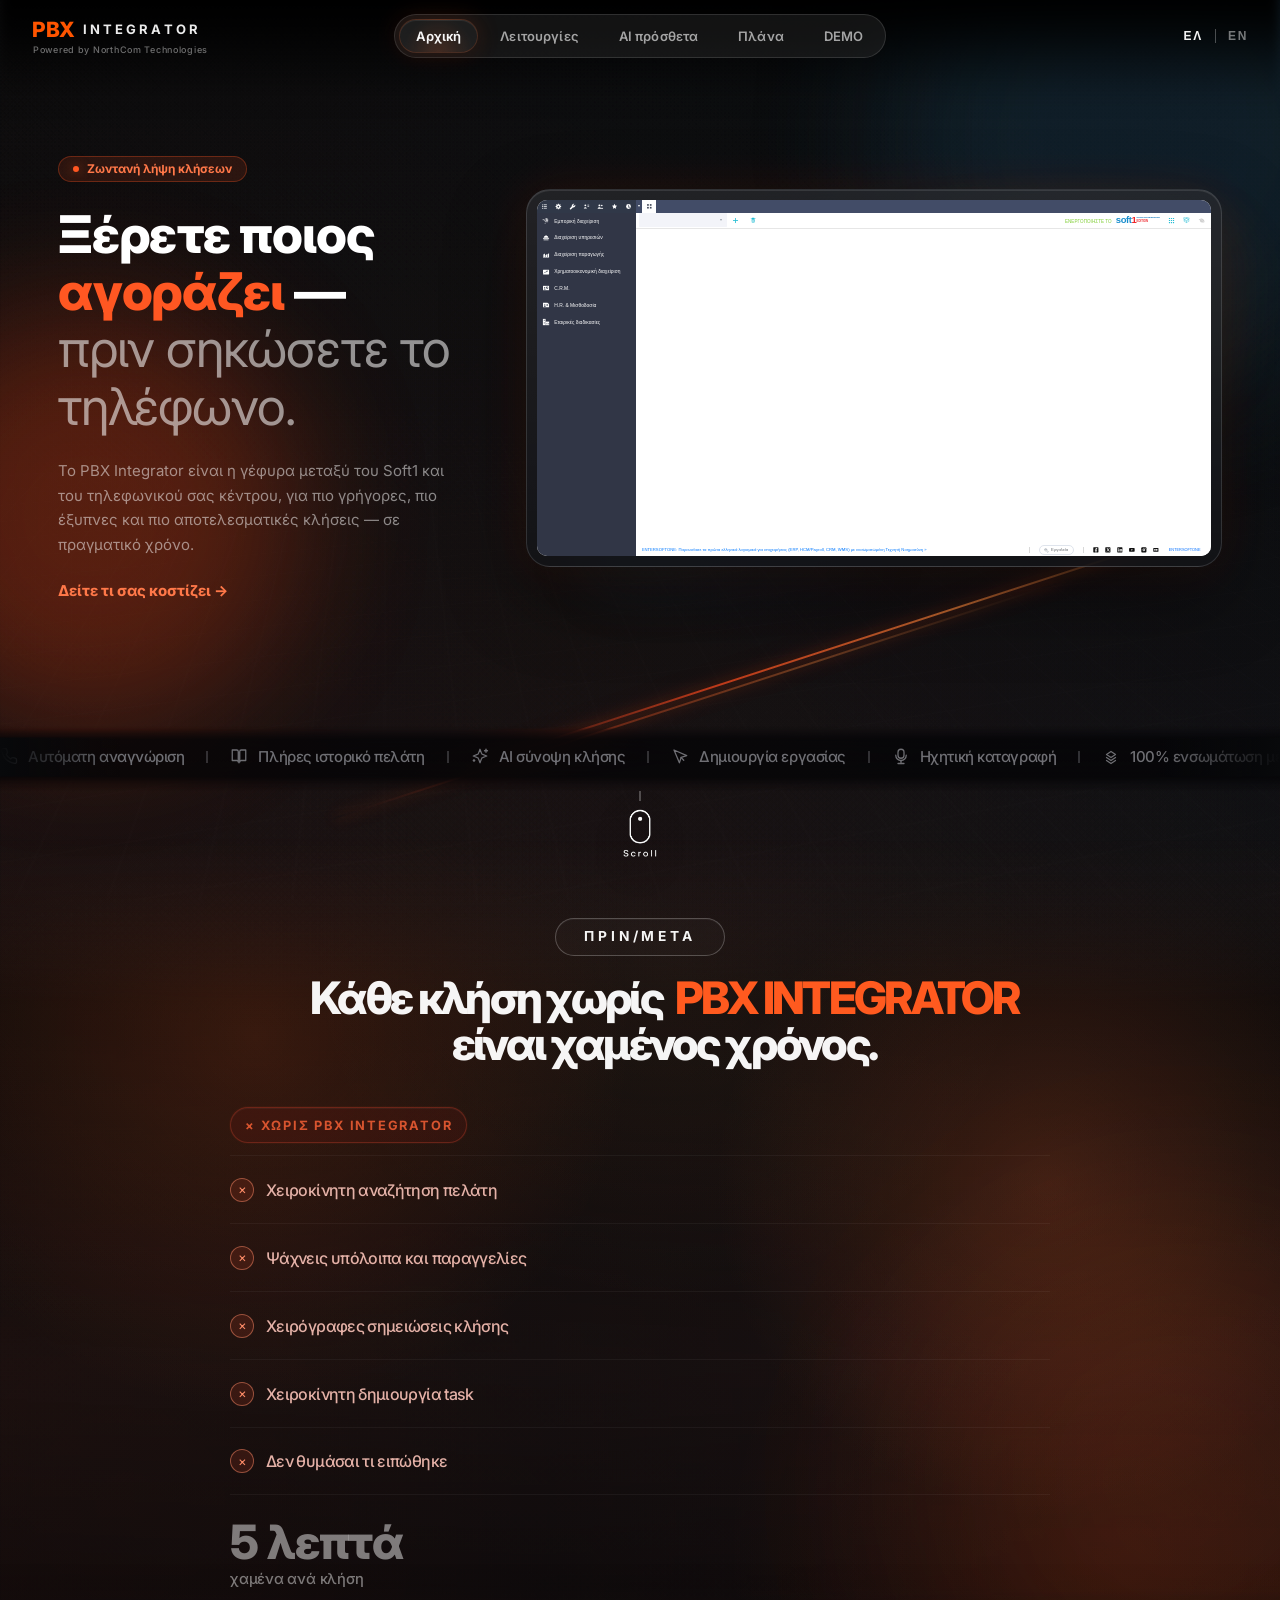
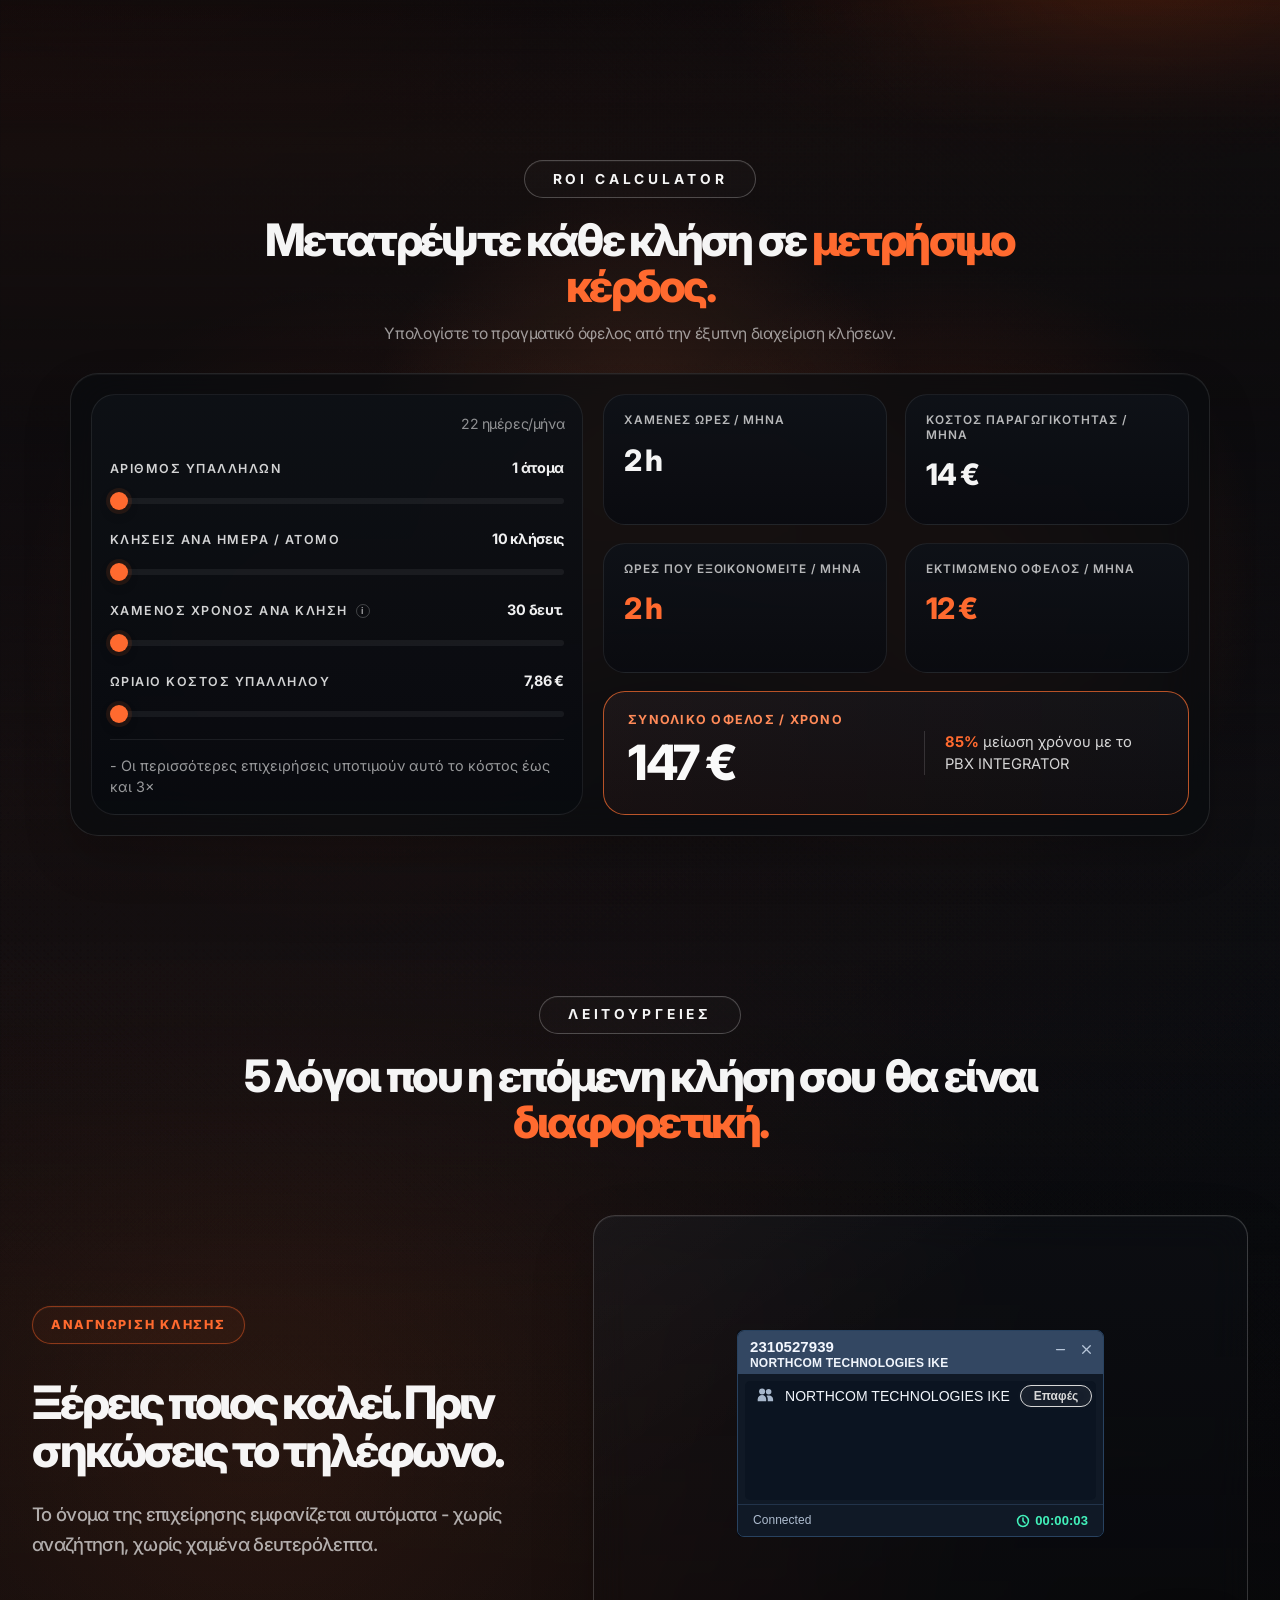
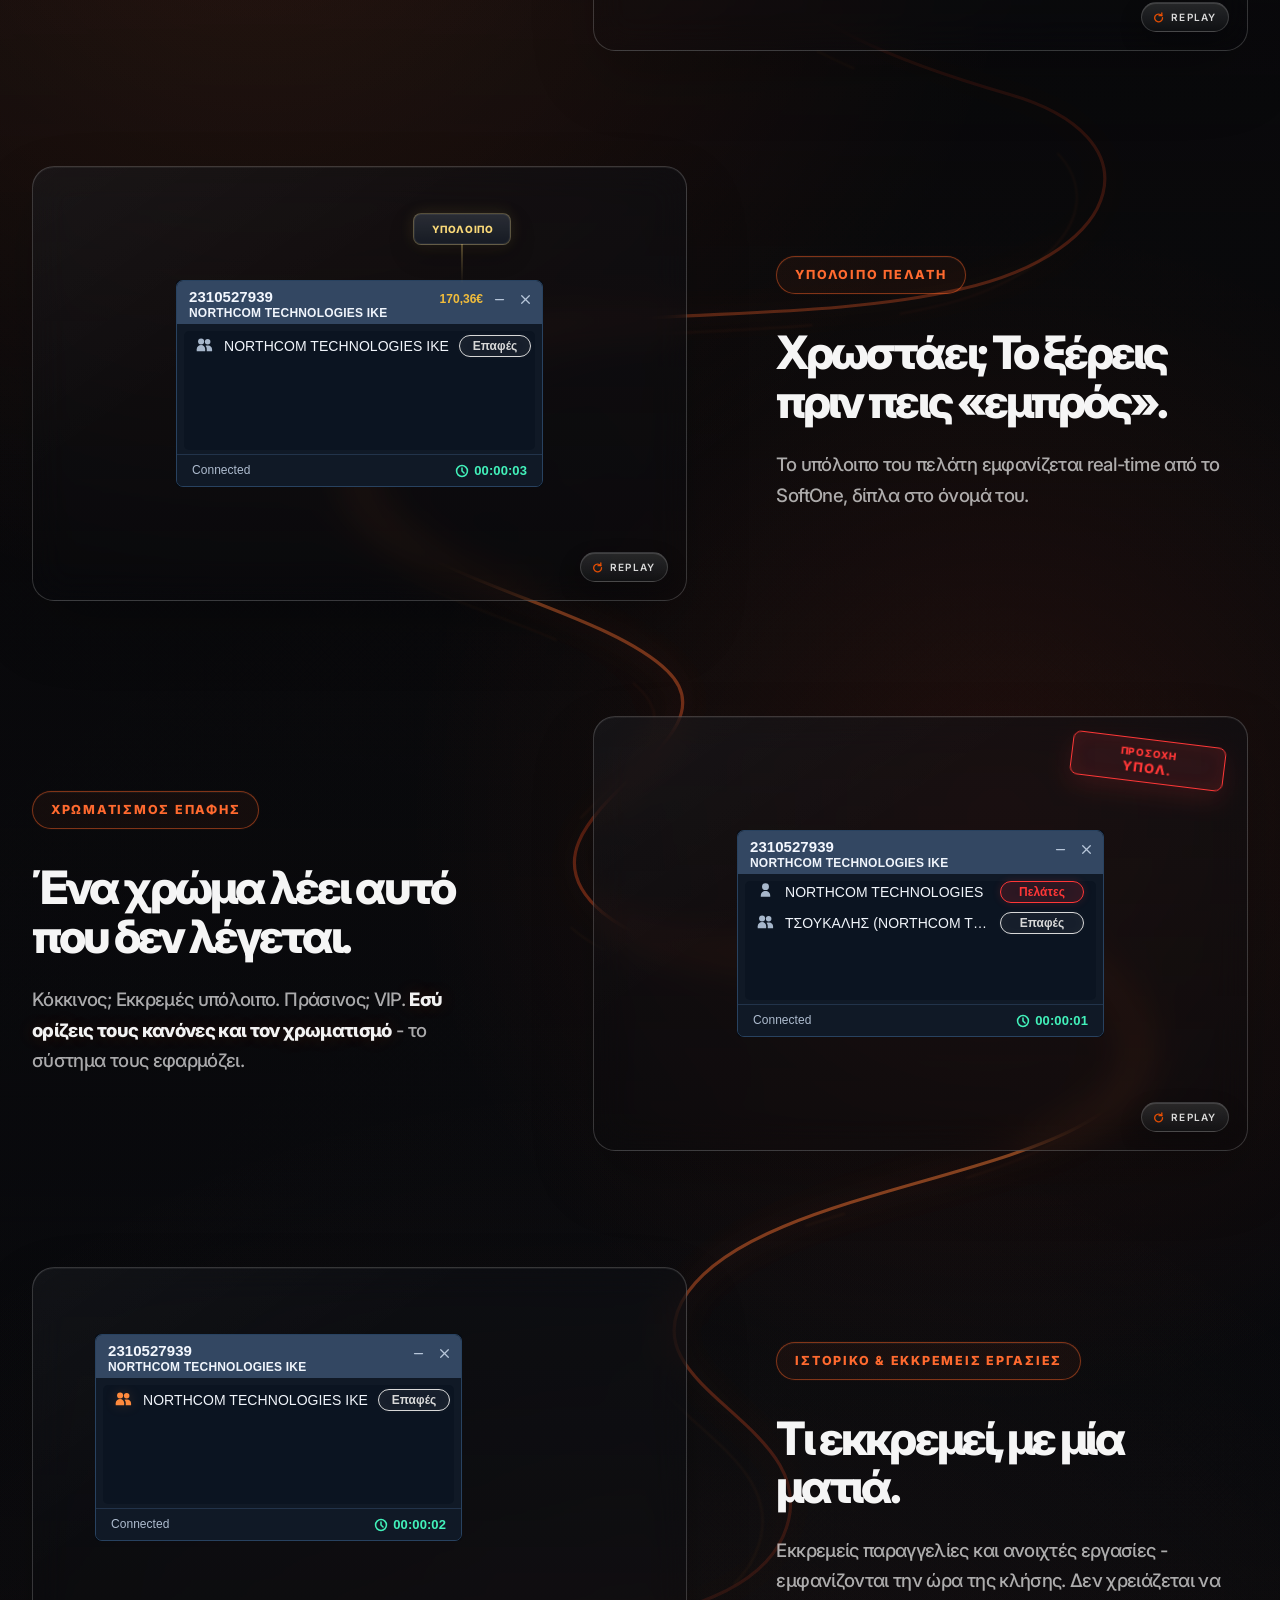
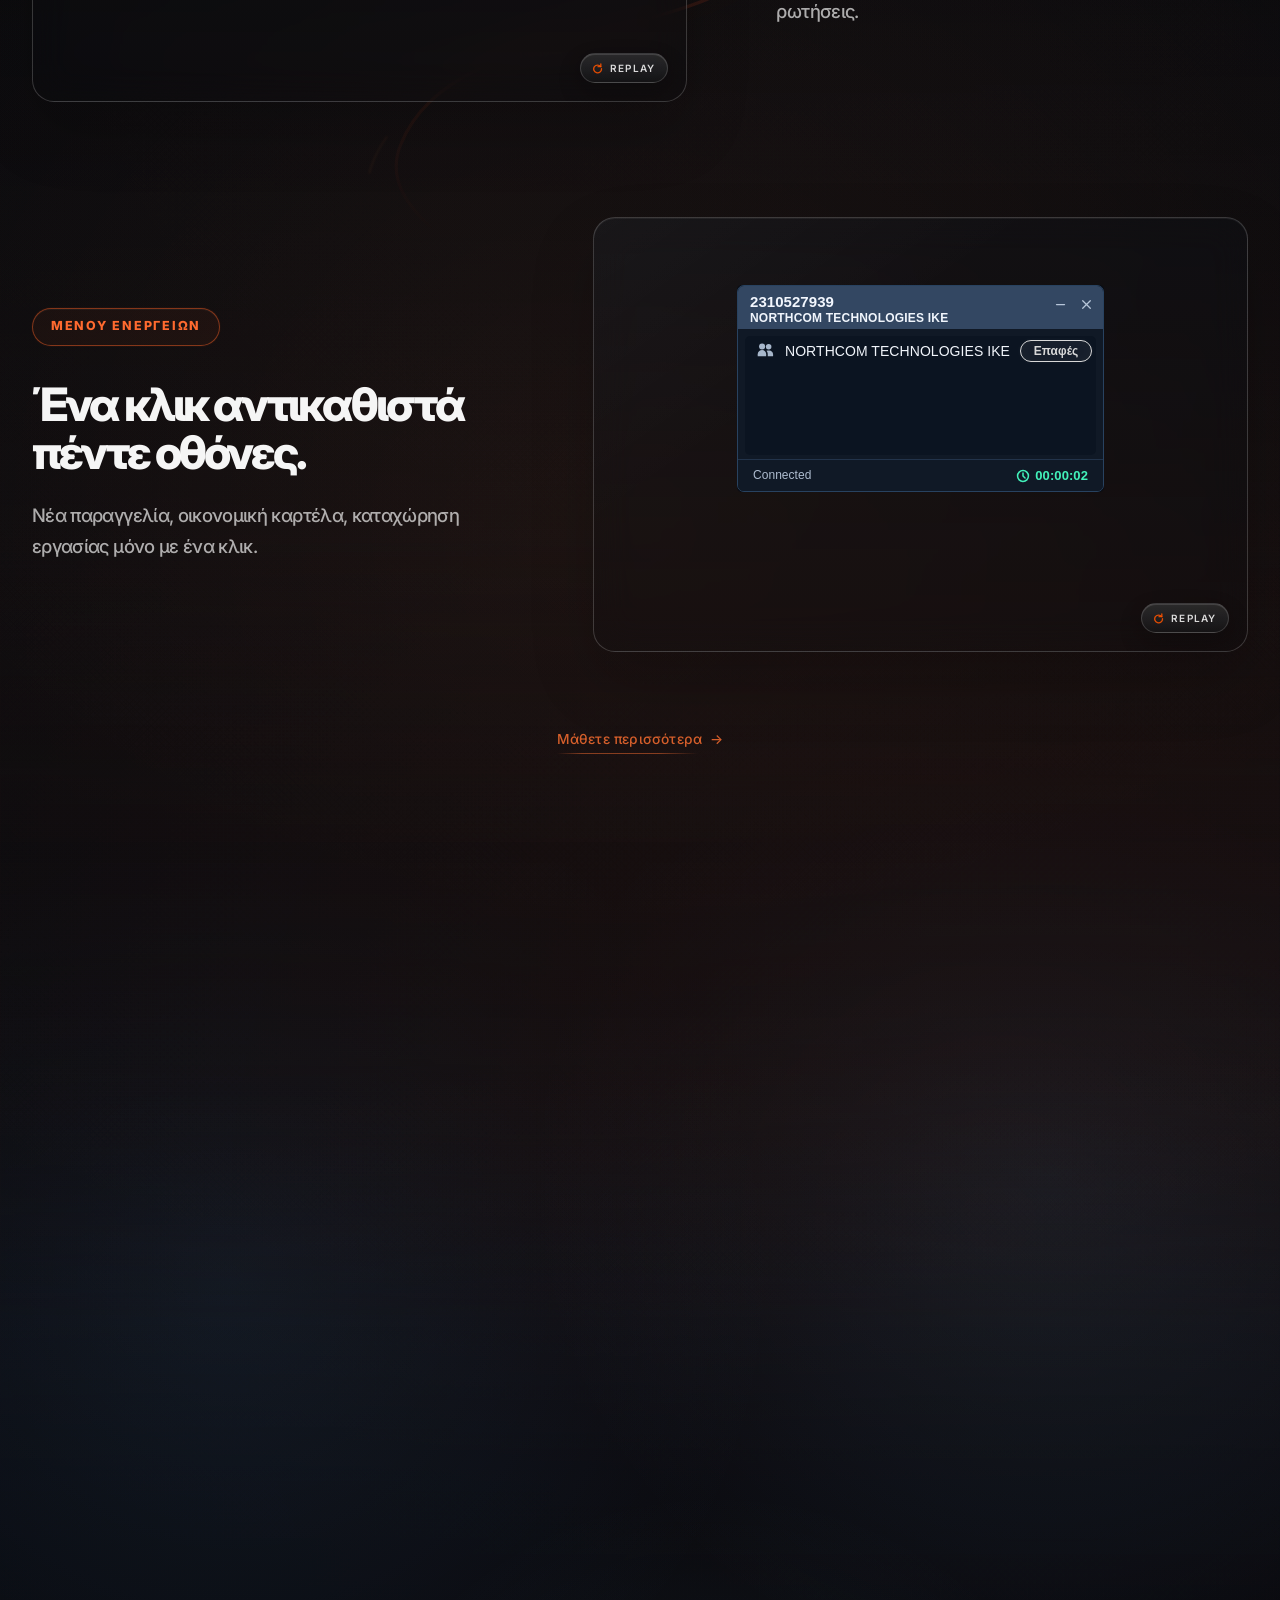
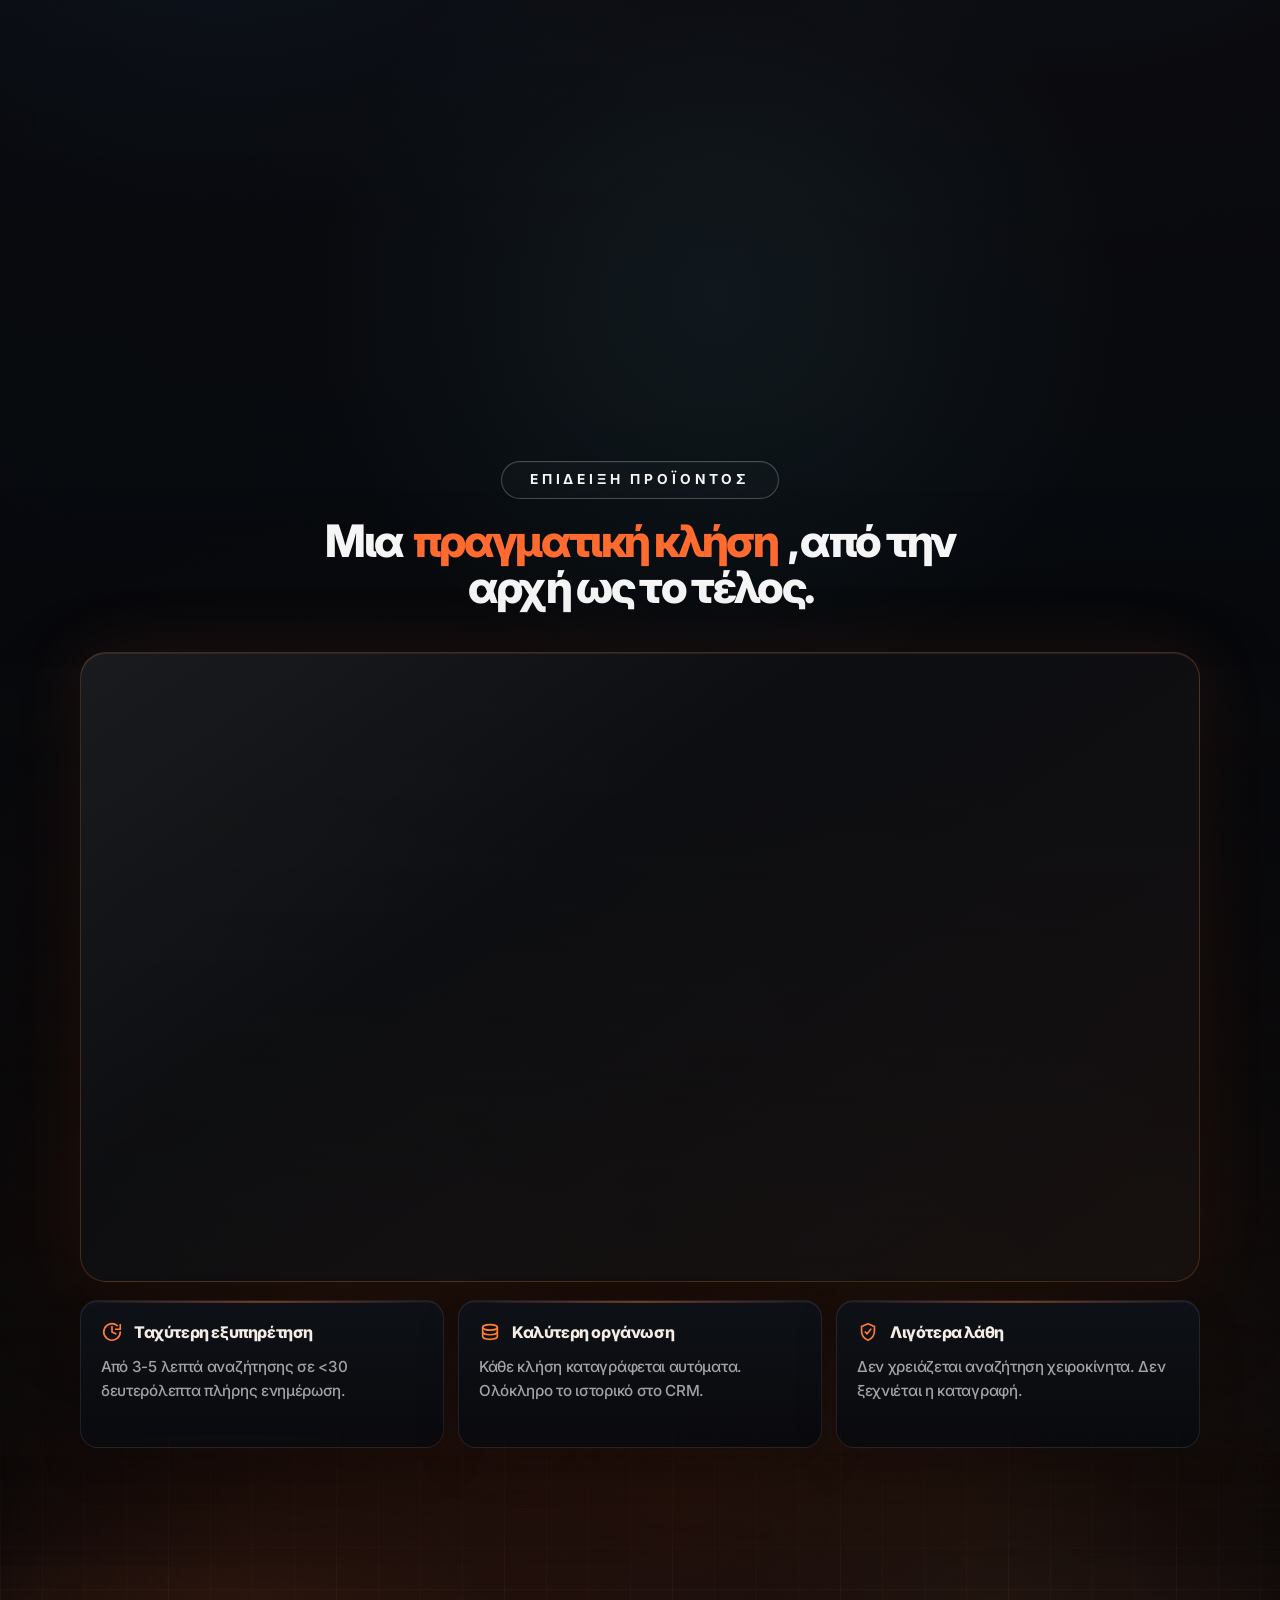
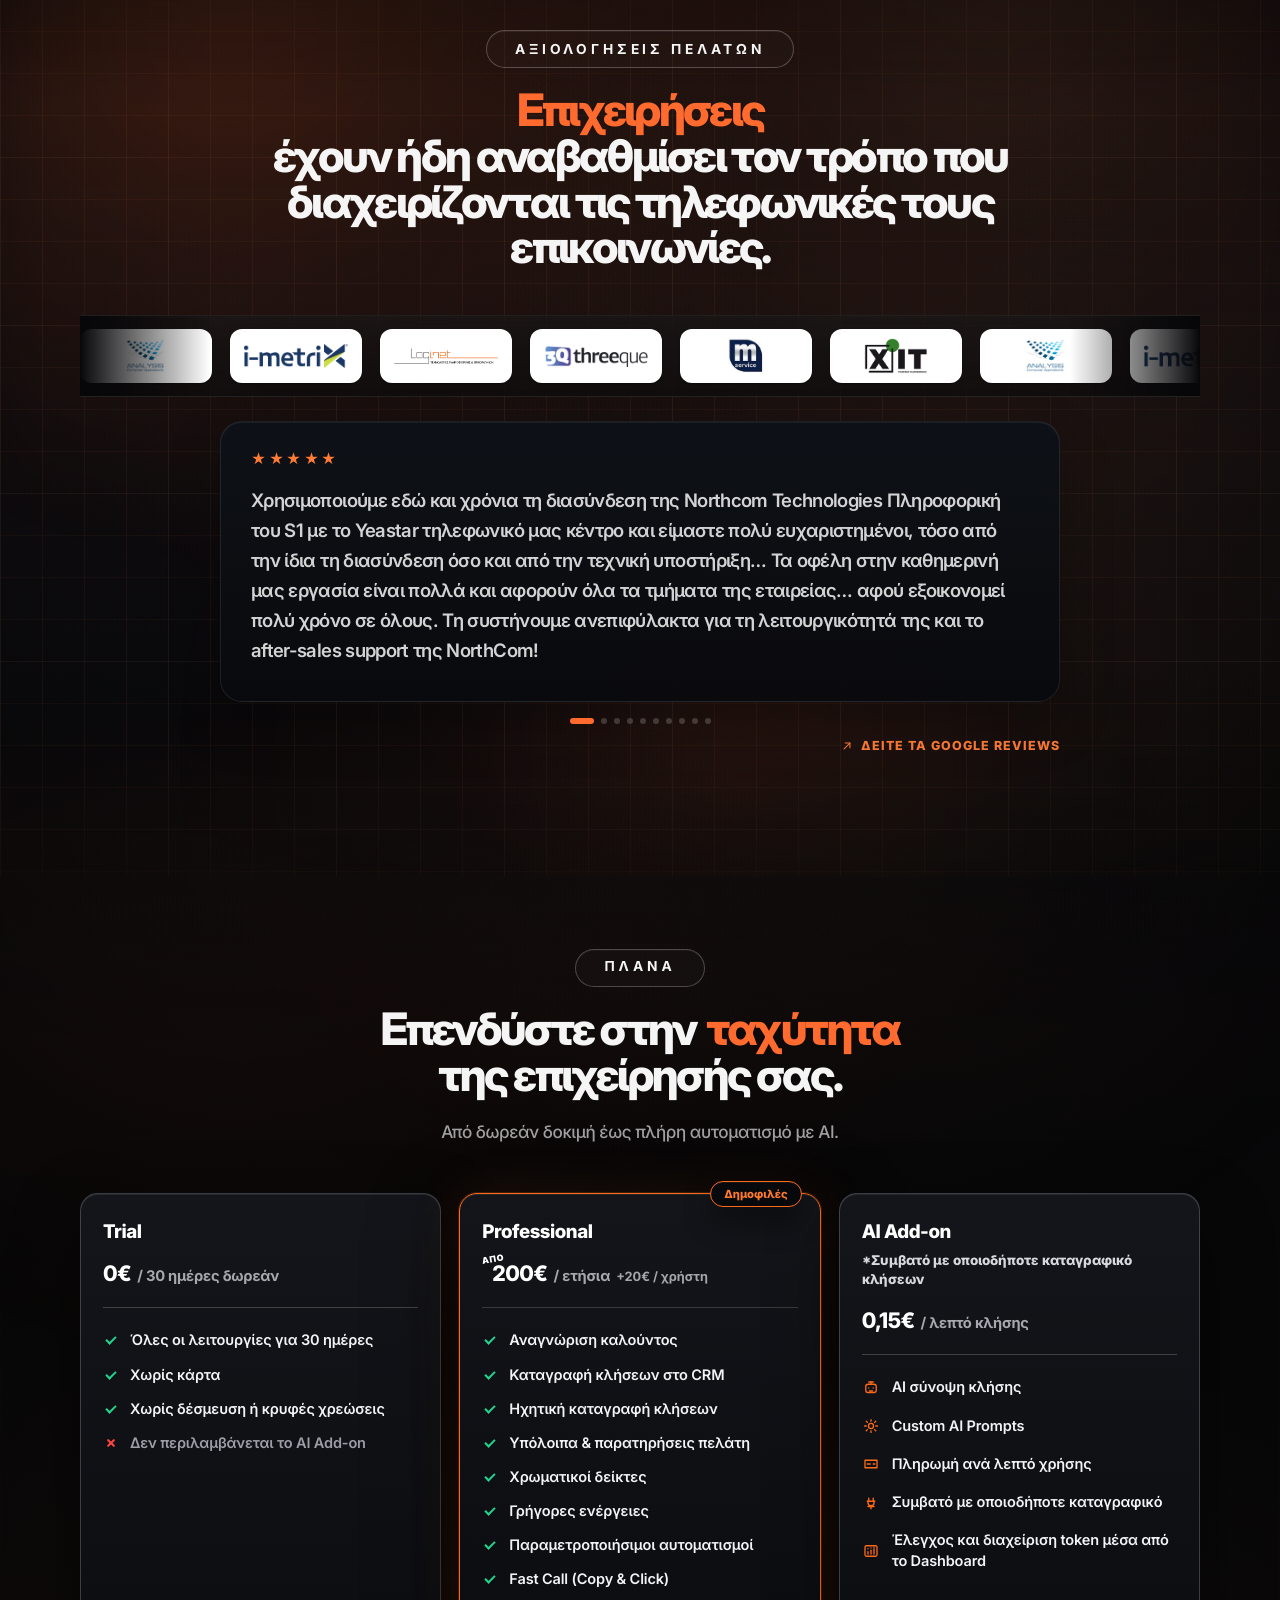
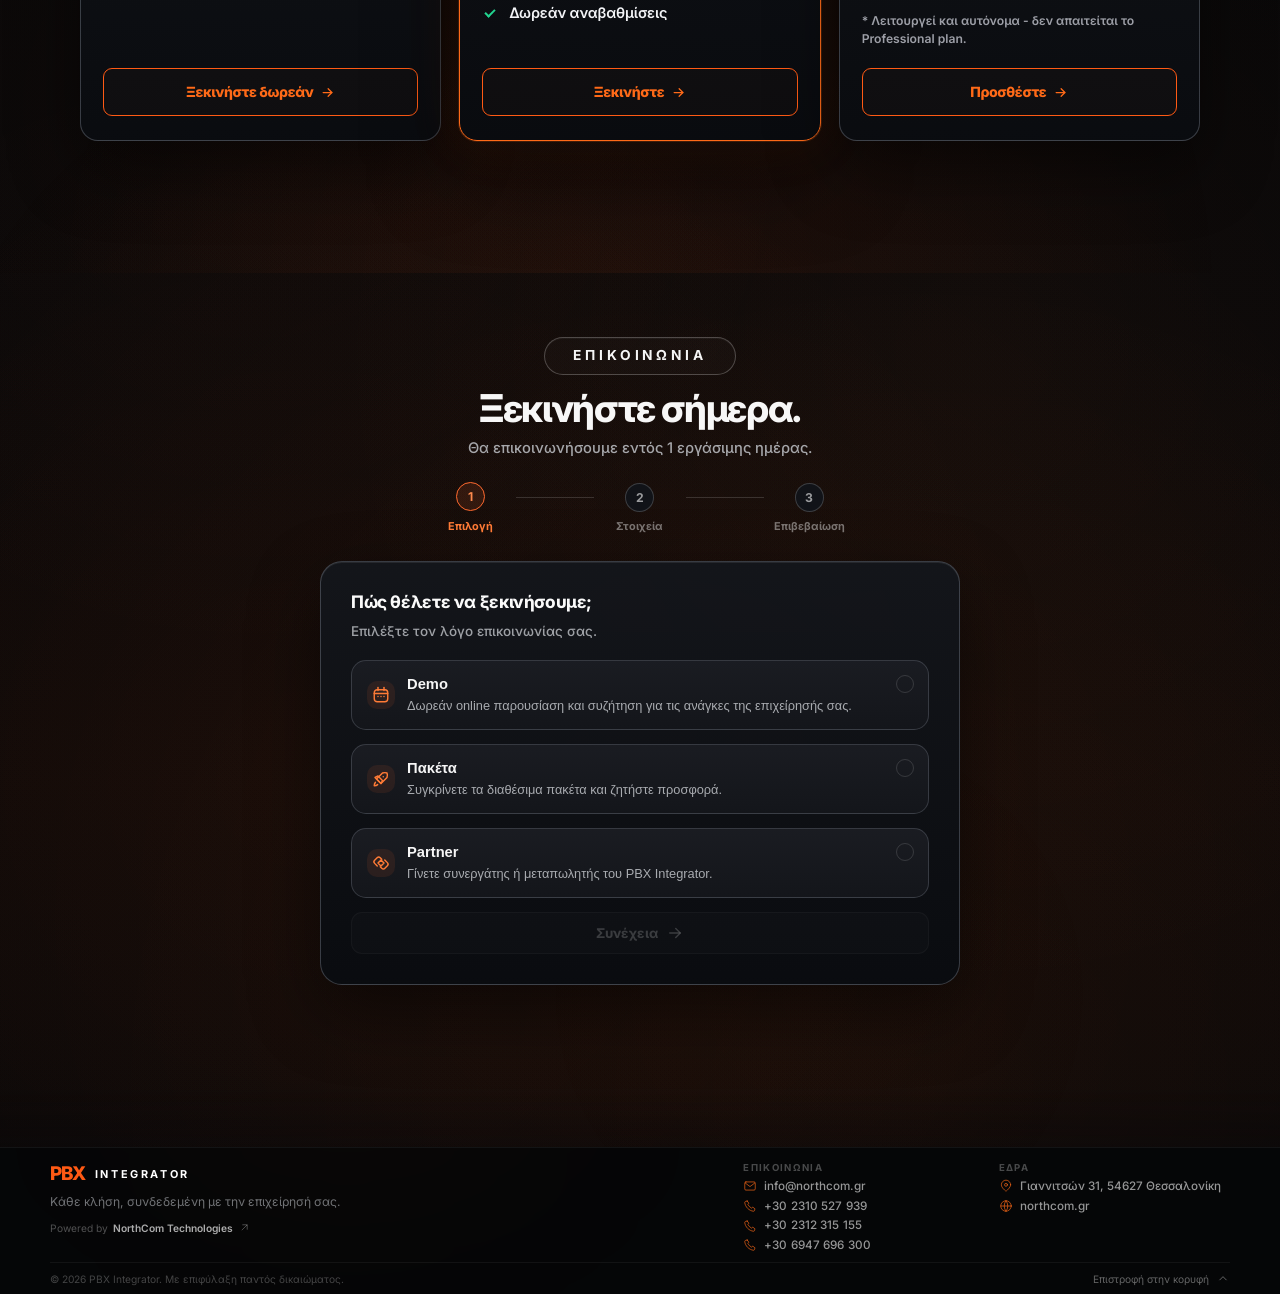
<file: index.html>
<!DOCTYPE html>
<html lang="el">
<head>
  <meta charset="UTF-8" />
  <meta name="viewport" content="width=device-width, initial-scale=1.0" />
  <meta name="format-detection" content="telephone=no" />

  <title>PBX Integrator</title>

  <link rel="preconnect" href="https://fonts.googleapis.com" />
  <link rel="preconnect" href="https://fonts.gstatic.com" crossorigin />
  <link
    href="https://fonts.googleapis.com/css2?family=Inter:wght@400;500;600;700;800&display=swap"
    rel="stylesheet"
  />

  <link rel="stylesheet" href="styles.css" />
</head>

<body>
    <header class="header">
      <div class="logo-block">
        <a href="#" class="logo" aria-label="PBX Integrator">
          <span class="logo__main">
            <span class="logo__mark">PBX</span>
            <strong>INTEGRATOR</strong>
          </span>
        </a>
        <a
          href="https://northcom.gr"
          target="_blank"
          rel="noopener noreferrer"
          class="logo__subline"
        >
          Powered by NorthCom Technologies
        </a>
      </div>

      <nav class="navbar" id="mainNav" aria-label="Κύρια πλοήγηση">
        <a href="#" class="active" data-nav-section="home" data-i18n="navHome">Αρχική</a>
        <a href="#functions" data-nav-section="functions" data-i18n="navFeatures">Λειτουργίες</a>
        <a href="#ai" data-nav-section="ai" data-i18n="navAi">AI πρόσθετα</a>
        <a href="#plans" data-nav-section="plans" data-i18n="navPlans">Πλάνα</a>
        <a href="#contact" data-nav-section="contact">DEMO</a>
      </nav>

      <div class="language" id="languageSwitcher" aria-label="Επιλογή γλώσσας">
        <button type="button" class="active" data-lang="el">ΕΛ</button>
        <span class="language__separator" aria-hidden="true"></span>
        <button type="button" data-lang="en">EN</button>
      </div>

      <button
        type="button"
        class="nav-toggle"
        id="navToggle"
        aria-label="Άνοιγμα μενού"
        aria-expanded="false"
        aria-controls="mainNav"
      >
        <span class="nav-toggle__bar"></span>
        <span class="nav-toggle__bar"></span>
        <span class="nav-toggle__bar"></span>
      </button>
    </header>
    <div class="nav-scrim" id="navScrim" aria-hidden="true"></div>

  <main class="page">
    <div class="hero-pin">
    <section class="hero">
      <div class="hero__background" aria-hidden="true">
        <div class="hero__grid"></div>
        <div class="hero__glow hero__glow--orange"></div>
        <div class="hero__glow hero__glow--blue"></div>
        <div class="hero__line hero__line--one"></div>
        <div class="hero__line hero__line--two"></div>
      </div>

      <div class="hero__content">
        <div class="hero__copy">
          <div class="hero__badge hero-reveal" style="--hero-delay: 100ms;">
            <span class="hero__badge-dot" aria-hidden="true"></span>
            <span data-i18n="heroBadge">Ζωντανή λήψη κλήσεων</span>
          </div>

          <h1 class="hero__title hero-reveal" style="--hero-delay: 200ms;">
            <span data-i18n="heroTitleStart">Ξέρετε ποιος</span><br />
            <span class="hero__cycle-line">
              <span class="hero__cycle-word" data-hero-cycle-word>καλεί</span><span class="hero__cycle-dash"> —</span>
            </span><br />
            <span class="hero__title-muted" data-i18n="heroTitleMuted">πριν σηκώσετε το τηλέφωνο.</span>
          </h1>

          <p class="hero__subtitle hero-reveal" style="--hero-delay: 320ms;" data-i18n="heroSubtitle">
            Το PBX Integrator είναι η γέφυρα μεταξύ του Soft1 και του τηλεφωνικού σας κέντρου, για πιο γρήγορες, πιο έξυπνες και πιο αποτελεσματικές κλήσεις — σε πραγματικό χρόνο.
          </p>

          <div class="hero__actions hero-reveal" aria-label="Hero actions" style="--hero-delay: 440ms;">
            <a class="hero__text-link" href="#roi" data-i18n="heroLink">Δείτε τι σας κοστίζει →</a>
          </div>
        </div>

        <div class="hero__visual" aria-label="Soft1 interface preview">
          <div class="hero-image-wrap" id="heroImageWrap">
            <div class="hero-softone-viewport" id="heroSoftoneViewport">
              <iframe
                src="ui/softone.html"
                title="Soft1 interface"
                id="heroImage"
                class="hero-image"
                width="1920"
                height="1013"
                loading="eager"
                scrolling="no"
                tabindex="-1"
                aria-hidden="true"
              ></iframe>
            </div>

            <iframe
              class="hero-call-popup"
              id="heroCallPopup"
              title="Παράθυρο αναγνώρισης κλήσης"
              width="367"
              height="207"
              scrolling="no"
              tabindex="-1"
              aria-hidden="true"
              data-src="ui/pop-up.html"
            ></iframe>
          </div>
        </div>
      </div>

      <div class="hero__media">
        <div class="feature-ticker" id="featureTicker" aria-label="Βασικές λειτουργίες προϊόντος">
          <div class="feature-ticker__edge feature-ticker__edge--left" aria-hidden="true"></div>
          <div class="feature-ticker__edge feature-ticker__edge--right" aria-hidden="true"></div>
          <div class="feature-ticker__viewport">
            <div class="feature-ticker__track" id="featureTickerTrack"></div>
          </div>
        </div>

        <button type="button" class="scroll-indicator" id="scrollIndicator" aria-label="Κύλιση προς τα κάτω">
          <img src="images/scroll.png" alt="" class="scroll-indicator__icon" />
        </button>
      </div>
    </section>
    </div>

    <div class="comparison-flow">
      <section class="section-preview" aria-label="Section preview">
        <div class="section-preview__inner">
          <span class="section-pill" data-i18n="beforeAfterPill">ΠΡΙΝ/ΜΕΤΑ</span>
        </div>
      </section>

      <section class="comparison" id="features" aria-labelledby="comparisonTitle">
        <div class="comparison__background" aria-hidden="true">
          <div class="comparison__glow comparison__glow--left"></div>
          <div class="comparison__glow comparison__glow--right"></div>
        </div>

        <div class="comparison__inner">
          <header class="comparison__header">
            <h2 class="comparison__title" id="comparisonTitle">
              <span data-i18n="comparisonTitleStart">Κάθε κλήση χωρίς</span>
              <span class="comparison__accent" data-i18n="comparisonTitleAccent">PBX INTEGRATOR</span>
              <span data-i18n="comparisonTitleEnd">είναι χαμένος χρόνος.</span>
            </h2>
          </header>

          <div class="comparison__labels" aria-hidden="true">
            <div class="comparison__label comparison__label--negative" data-i18n="comparisonLabelBefore">× ΧΩΡΙΣ PBX INTEGRATOR</div>
            <div class="comparison__label comparison__label--positive" data-i18n="comparisonLabelAfter">✓ ΜΕ PBX INTEGRATOR</div>
          </div>

          <div class="comparison__rows" id="comparisonRows"></div>

          <div class="comparison__stats">
            <div class="comparison__stat comparison__stat--muted">
              <div class="comparison__stat-value" data-i18n="comparisonStatLeftValue">5 λεπτά</div>
              <div class="comparison__stat-label" data-i18n="comparisonStatLeftLabel">χαμένα ανά κλήση</div>
            </div>

            <div class="comparison__stat comparison__stat--accent">
              <div class="comparison__stat-value" data-i18n="comparisonStatRightValue">&lt;30 δευτ.</div>
              <div class="comparison__stat-label" data-i18n="comparisonStatRightLabel">για πλήρη ενημέρωση</div>
            </div>
          </div>
        </div>
      </section>
    </div>

    <section class="roi" id="roi" aria-labelledby="roiTitle">
      <div class="roi__inner">
        <header class="roi__header">
          <span class="roi__pill" data-i18n="roiPill">ROI CALCULATOR</span>
          <h2 class="roi__title" id="roiTitle">
            <span data-i18n="roiTitleStart">Μετατρέψτε κάθε κλήση</span>
            <span data-i18n="roiTitleMiddle">σε</span>
            <span class="roi__accent" data-i18n="roiTitleAccent">μετρήσιμο κέρδος.</span>
          </h2>
          <p class="roi__subtitle" data-i18n="roiSubtitle">Υπολογίστε το πραγματικό όφελος από την έξυπνη διαχείριση κλήσεων.</p>
        </header>

        <div class="roi__panel">
          <section class="roi__controls" aria-labelledby="roiControlsTitle">
            <div class="roi__controls-top">
              <div class="roi__meta">
                <span data-i18n="roiWorkingDays">22 ημέρες/μήνα</span>
              </div>
            </div>

            <h3 class="sr-only" id="roiControlsTitle">ROI Inputs</h3>

            <div class="roi__control">
              <div class="roi__control-head">
                <label for="roiUsers" class="roi__label" data-i18n="roiUsersLabel">ΑΡΙΘΜΟΣ ΥΠΑΛΛΗΛΩΝ</label>
                <span class="roi__value" id="roiUsersValue">6 άτομα</span>
              </div>
              <input id="roiUsers" class="roi__range" type="range" min="1" max="50" step="1" value="6" />
            </div>

            <div class="roi__control">
              <div class="roi__control-head">
                <label for="roiCalls" class="roi__label" data-i18n="roiCallsLabel">ΚΛΗΣΕΙΣ ΑΝΑ ΗΜΕΡΑ / ΑΤΟΜΟ</label>
                <span class="roi__value" id="roiCallsValue">40 κλήσεις</span>
              </div>
              <input id="roiCalls" class="roi__range" type="range" min="10" max="210" step="1" value="40" />
            </div>

            <div class="roi__control">
              <div class="roi__control-head">
                <label for="roiLostTime" class="roi__label roi__label--with-icon">
                  <span data-i18n="roiLostTimeLabel">ΧΑΜΕΝΟΣ ΧΡΟΝΟΣ ΑΝΑ ΚΛΗΣΗ</span>
                  <span
                    class="roi__info-icon"
                    aria-label="Πληροφορίες"
                    data-tooltip="Συμπληρώστε τον χρόνο που χάνετε ανά κλήση σε χειροκίνητες ενέργειες όπως:
- αναζήτηση πελάτη
- άνοιγμα νέας παραγγελίας
- εύρεση υπολοίπου κ.λπ.
και όχι τη διάρκεια της κλήσης."
                    data-i18n-tooltip="roiLostTimeTooltip"
                    tabindex="0"
                  >
                    i
                  </span>
                </label>
                <span class="roi__value" id="roiLostTimeValue">1.5 λεπτά</span>
              </div>
              <input id="roiLostTime" class="roi__range" type="range" min="0" max="13" step="1" value="3" />
            </div>

            <div class="roi__control">
              <div class="roi__control-head">
                <label for="roiHourlyCost" class="roi__label" data-i18n="roiHourlyCostLabel">ΩΡΙΑΙΟ ΚΟΣΤΟΣ ΥΠΑΛΛΗΛΟΥ</label>
                <span class="roi__value" id="roiHourlyCostValue">€ 8,50</span>
              </div>
              <input id="roiHourlyCost" class="roi__range" type="range" min="7.86" max="20" step="0.1" value="8.5" />
            </div>

            <ul class="roi__notes">
              <li><span data-i18n="roiFooterThree">Οι περισσότερες επιχειρήσεις υποτιμούν αυτό το κόστος έως και 3×</span></li>
            </ul>
          </section>

          <section class="roi__results" aria-label="ROI Results">
            <article class="roi-card">
              <span class="roi-card__label" data-i18n="roiCard1Label">ΧΑΜΕΝΕΣ ΩΡΕΣ / ΜΗΝΑ</span>
              <strong class="roi-card__value" id="roiLostHours">528 h</strong>
            </article>

            <article class="roi-card">
              <span class="roi-card__label" data-i18n="roiCard2Label">ΚΟΣΤΟΣ ΠΑΡΑΓΩΓΙΚΟΤΗΤΑΣ / ΜΗΝΑ</span>
              <strong class="roi-card__value" id="roiMonthlyCost">€ 4.488</strong>
            </article>

            <article class="roi-card">
              <span class="roi-card__label" data-i18n="roiCard3Label">ΩΡΕΣ ΠΟΥ ΕΞΟΙΚΟΝΟΜΕΙΤΕ / ΜΗΝΑ</span>
              <strong class="roi-card__value roi-card__value--accent" id="roiSavedHours">449 h</strong>
            </article>

            <article class="roi-card">
              <span class="roi-card__label" data-i18n="roiCard4Label">ΕΚΤΙΜΩΜΕΝΟ ΟΦΕΛΟΣ / ΜΗΝΑ</span>
              <strong class="roi-card__value roi-card__value--accent" id="roiMonthlySavings">€ 3.815</strong>
            </article>

            <article class="roi-summary">
              <div class="roi-summary__main">
                <span class="roi-summary__label" data-i18n="roiCard5Label">ΣΥΝΟΛΙΚΟ ΟΦΕΛΟΣ / ΧΡΟΝΟ</span>
                <strong class="roi-summary__value" id="roiAnnualSavings">€ 45.780</strong>
              </div>
              <div class="roi-summary__aside">
                <p><span class="roi-summary__accent">85%</span> <span data-i18n="roiSummaryTextTwo">μείωση χρόνου με το PBX INTEGRATOR</span></p>
              </div>
            </article>
          </section>
        </div>
      </div>
    </section>

    <section class="call-recognition" id="functions" aria-labelledby="callRecognitionTitle">
      <div class="call-recognition__background" aria-hidden="true"></div>

      <div class="call-recognition__inner">
        <header class="call-recognition__header">
          <span class="section-pill" data-i18n="callRecognitionPill">ΛΕΙΤΟΥΡΓΕΙΕΣ</span>
          <h2 class="call-recognition__title" id="callRecognitionTitle">
            <span data-i18n="callRecognitionTitleStart">5 λόγοι που η επόμενη κλήση σου</span>
            <span data-i18n="callRecognitionTitleMiddle">θα είναι</span>
            <span class="call-recognition__accent" data-i18n="callRecognitionTitleAccent">διαφορετική.</span>
          </h2>
        </header>

        <div class="call-recognition__features">
          <article class="call-recognition__feature">
            <div class="call-recognition__copy">
              <span class="call-recognition__tag" data-i18n="callFeatureOneTag">ΑΝΑΓΝΩΡΙΣΗ ΚΛΗΣΗΣ</span>
              <h3 class="call-recognition__heading" data-i18n="callFeatureOneHeading">Ξέρεις ποιος καλεί. Πριν σηκώσεις το τηλέφωνο.</h3>
              <p class="call-recognition__text" data-i18n="callFeatureOneText">Το όνομα της επιχείρησης εμφανίζεται αυτόματα - χωρίς αναζήτηση, χωρίς χαμένα δευτερόλεπτα.</p>
            </div>

            <div class="call-recognition__visual" aria-hidden="true">
            <div class="popup-demo" data-popup="1" data-popup-src="ui/pop-up.html?case=1">
              <iframe class="popup-demo__frame" title="PBX popup demo" src="ui/pop-up.html?case=1"></iframe>
              <section class="call-popup" aria-label="Παράθυρο κλήσης">
                <header class="call-popup__titlebar">
                  <div class="call-popup__identity">
                    <span class="call-popup__number">2310527939</span>
                    <span class="call-popup__company-top">NORTHCOM TECHNOLOGIES IKE</span>
                  </div>
                  <div class="call-popup__window-actions" aria-hidden="true">
                    <svg class="call-popup__window-icon" viewBox="0 0 13 13"><path d="M2.5 6.5H10.5"></path></svg>
                    <svg class="call-popup__window-icon" viewBox="0 0 13 13"><path d="M2.7 2.7L10.3 10.3M10.3 2.7L2.7 10.3"></path></svg>
                  </div>
                </header>
                <main class="call-popup__body">
                  <div class="call-popup__contact-row">
                    <svg class="call-popup__people-icon" viewBox="0 0 19 18" aria-hidden="true">
                      <path d="M6.1 8.1c2.23 0 4.05 1.82 4.05 4.05v2.15H1.7v-2.15C1.7 9.92 3.87 8.1 6.1 8.1Z"></path>
                      <circle cx="6.1" cy="4.45" r="3.05"></circle>
                      <path d="M13.25 8.6c2.12 0 3.85 1.73 3.85 3.85v1.85h-5.35v-2.15c0-1.32-.48-2.53-1.28-3.47.77-.08 1.69-.08 2.78-.08Z"></path>
                      <circle cx="12.65" cy="4.85" r="2.75"></circle>
                    </svg>
                    <span class="call-popup__company">NORTHCOM TECHNOLOGIES IKE</span>
                    <button class="call-popup__contacts" type="button">Επαφές</button>
                  </div>
                </main>
                <footer class="call-popup__footer">
                  <span class="call-popup__status">Offering</span>
                  <span class="call-popup__duration" hidden>
                    <svg class="call-popup__clock-icon" viewBox="0 0 16 16" aria-hidden="true">
                      <circle cx="8" cy="8" r="6.2"></circle>
                      <path d="M8 4.45V8l2.35 2.35"></path>
                    </svg>
                    <span class="call-popup__timer">00:00:00</span>
                  </span>
                </footer>
              </section>
              <button class="popup-demo__replay" type="button" hidden>
                <svg class="popup-demo__replay-icon" viewBox="0 0 16 16" aria-hidden="true">
                  <path d="M13 6.2A5.2 5.2 0 1 0 14 9"></path>
                  <path d="M13.1 2.5v3.7H9.4"></path>
                </svg>
                <span data-i18n="replayLabel">Replay</span>
              </button>
            </div>
          </div>
          </article>

          <article class="call-recognition__feature call-recognition__feature--reverse">
            <div class="call-recognition__copy">
              <span class="call-recognition__tag" data-i18n="callFeatureTwoTag">ΥΠΟΛΟΙΠΟ ΠΕΛΑΤΗ</span>
              <h3 class="call-recognition__heading" data-i18n="callFeatureTwoHeading">Χρωστάει; Το ξέρεις πριν πεις «εμπρός».</h3>
              <p class="call-recognition__text" data-i18n="callFeatureTwoText">Το υπόλοιπο του πελάτη εμφανίζεται real-time από το SoftOne, δίπλα στο όνομά του.</p>
            </div>

            <div class="call-recognition__visual" aria-hidden="true">
              <div class="popup-demo" data-popup="2" data-popup-src="ui/pop-up.html?case=2">
                <iframe class="popup-demo__frame" title="PBX popup demo with balance" src="ui/pop-up.html?case=2"></iframe>
                <div class="popup-demo__balance-callout" aria-hidden="true">
                  <span class="popup-demo__balance-label">Υπόλοιπο</span>
                </div>
                <section class="call-popup call-popup--has-balance" aria-label="Παράθυρο κλήσης">
                  <header class="call-popup__titlebar">
                    <div class="call-popup__identity">
                      <span class="call-popup__number">2310527939</span>
                      <span class="call-popup__company-top">NORTHCOM TECHNOLOGIES IKE</span>
                    </div>
                    <span class="call-popup__balance">170,36€</span>
                    <div class="call-popup__window-actions" aria-hidden="true">
                      <svg class="call-popup__window-icon" viewBox="0 0 13 13"><path d="M2.5 6.5H10.5"></path></svg>
                      <svg class="call-popup__window-icon" viewBox="0 0 13 13"><path d="M2.7 2.7L10.3 10.3M10.3 2.7L2.7 10.3"></path></svg>
                    </div>
                  </header>
                  <main class="call-popup__body">
                    <div class="call-popup__contact-row">
                      <svg class="call-popup__people-icon" viewBox="0 0 19 18" aria-hidden="true">
                        <path d="M6.1 8.1c2.23 0 4.05 1.82 4.05 4.05v2.15H1.7v-2.15C1.7 9.92 3.87 8.1 6.1 8.1Z"></path>
                        <circle cx="6.1" cy="4.45" r="3.05"></circle>
                        <path d="M13.25 8.6c2.12 0 3.85 1.73 3.85 3.85v1.85h-5.35v-2.15c0-1.32-.48-2.53-1.28-3.47.77-.08 1.69-.08 2.78-.08Z"></path>
                        <circle cx="12.65" cy="4.85" r="2.75"></circle>
                      </svg>
                      <span class="call-popup__company">NORTHCOM TECHNOLOGIES IKE</span>
                      <button class="call-popup__contacts" type="button">Επαφές</button>
                    </div>
                  </main>
                  <footer class="call-popup__footer">
                    <span class="call-popup__status">Offering</span>
                    <span class="call-popup__duration" hidden>
                      <svg class="call-popup__clock-icon" viewBox="0 0 16 16" aria-hidden="true">
                        <circle cx="8" cy="8" r="6.2"></circle>
                        <path d="M8 4.45V8l2.35 2.35"></path>
                      </svg>
                      <span class="call-popup__timer">00:00:00</span>
                    </span>
                  </footer>
                </section>
                <button class="popup-demo__replay" type="button" hidden>
                  <svg class="popup-demo__replay-icon" viewBox="0 0 16 16" aria-hidden="true">
                    <path d="M13 6.2A5.2 5.2 0 1 0 14 9"></path>
                    <path d="M13.1 2.5v3.7H9.4"></path>
                  </svg>
                  <span data-i18n="replayLabel">Replay</span>
                </button>
              </div>
            </div>
          </article>

          <article class="call-recognition__feature">
            <div class="call-recognition__copy">
              <span class="call-recognition__tag" data-i18n="callFeatureThreeTag">ΧΡΩΜΑΤΙΣΜΟΣ ΕΠΑΦΗΣ</span>
              <h3 class="call-recognition__heading" data-i18n="callFeatureThreeHeading">Ένα χρώμα λέει αυτό που δεν λέγεται.</h3>
              <p class="call-recognition__text" data-i18n="callFeatureThreeText">Κόκκινος; Εκκρεμές υπόλοιπο. Πράσινος; VIP. Εσύ ορίζεις τους κανόνες και τον χρωματισμό - το σύστημα τους εφαρμόζει.</p>
            </div>

            <div class="call-recognition__visual" aria-hidden="true">
              <div class="popup-demo" data-popup="3" data-popup-src="ui/pop-up-colored.html?case=1" data-popup-next-src="ui/pop-up-colored.html?case=2">
                <iframe class="popup-demo__frame" title="PBX colored popup demo" src="ui/pop-up-colored.html?case=1"></iframe>
                <div class="popup-demo__case-patch popup-demo__case-patch--urgent" aria-hidden="true">
                  <span class="popup-demo__case-patch-title" data-i18n="patchUrgentTitle">ΠΡΟΣΟΧΗ</span>
                  <span class="popup-demo__case-patch-note" data-i18n="patchUrgentNote">attention</span>
                </div>
                <button class="popup-demo__replay" type="button" hidden>
                  <svg class="popup-demo__replay-icon" viewBox="0 0 16 16" aria-hidden="true">
                    <path d="M13 6.2A5.2 5.2 0 1 0 14 9"></path>
                    <path d="M13.1 2.5v3.7H9.4"></path>
                  </svg>
                  <span data-i18n="replayLabel">Replay</span>
                </button>
              </div>
            </div>
          </article>

          <article class="call-recognition__feature call-recognition__feature--reverse">
            <div class="call-recognition__copy">
              <span class="call-recognition__tag" data-i18n="callFeatureFourTag">ΙΣΤΟΡΙΚΟ & ΕΚΚΡΕΜΕΙΣ ΕΡΓΑΣΙΕΣ</span>
              <h3 class="call-recognition__heading" data-i18n="callFeatureFourHeading">Τι εκκρεμεί, με μία ματιά.</h3>
              <p class="call-recognition__text" data-i18n="callFeatureFourText">Εκκρεμείς παραγγελίες και ανοιχτές εργασίες - εμφανίζονται την ώρα της κλήσης. Δεν χρειάζεται να ρωτήσεις.</p>
            </div>

            <div class="call-recognition__visual" aria-hidden="true">
              <div class="popup-demo popup-demo--history" data-popup="4" data-popup-src="ui/pop-up.html?case=1&contacts=orange" data-history-demo="true" data-history-mode="submenu">
                <div class="popup-demo__history-stage">
                  <iframe class="popup-demo__frame" title="PBX popup history tasks demo" src="ui/pop-up.html?case=1&contacts=orange"></iframe>
                  <span class="popup-demo__cursor" aria-hidden="true"></span>
                  <iframe class="popup-demo__history-frame" title="PBX history menu" src="ui/history.html"></iframe>
                </div>
                <button class="popup-demo__replay" type="button" hidden>
                  <svg class="popup-demo__replay-icon" viewBox="0 0 16 16" aria-hidden="true">
                    <path d="M13 6.2A5.2 5.2 0 1 0 14 9"></path>
                    <path d="M13.1 2.5v3.7H9.4"></path>
                  </svg>
                  <span data-i18n="replayLabel">Replay</span>
                </button>
              </div>
            </div>
          </article>

          <article class="call-recognition__feature">
            <div class="call-recognition__copy">
              <span class="call-recognition__tag" data-i18n="callFeatureFiveTag">ΜΕΝΟΥ ΕΝΕΡΓΕΙΩΝ</span>
              <h3 class="call-recognition__heading" data-i18n="callFeatureFiveHeading">Ένα κλικ αντικαθιστά πέντε οθόνες.</h3>
              <p class="call-recognition__text" data-i18n="callFeatureFiveText">Νέα παραγγελία, οικονομική καρτέλα, καταχώρηση εργασίας μόνο με ένα κλικ.</p>
            </div>

            <div class="call-recognition__visual" aria-hidden="true">
              <div class="popup-demo popup-demo--history" data-popup="5" data-popup-src="ui/pop-up.html?case=1" data-history-demo="true" data-history-mode="main">
                <div class="popup-demo__history-stage">
                  <iframe class="popup-demo__frame" title="PBX popup actions demo" src="ui/pop-up.html?case=1"></iframe>
                  <span class="popup-demo__cursor" aria-hidden="true"></span>
                  <iframe class="popup-demo__history-frame" title="PBX history menu" src="ui/history.html"></iframe>
                </div>
                <button class="popup-demo__replay" type="button" hidden>
                  <svg class="popup-demo__replay-icon" viewBox="0 0 16 16" aria-hidden="true">
                    <path d="M13 6.2A5.2 5.2 0 1 0 14 9"></path>
                    <path d="M13.1 2.5v3.7H9.4"></path>
                  </svg>
                  <span data-i18n="replayLabel">Replay</span>
                </button>
              </div>
            </div>
          </article>
        </div>

        <div class="call-recognition__more">
          <a href="features.html?from=index" data-features-link>
            <span data-i18n="learnMore">Μάθετε περισσότερα</span>
            <span aria-hidden="true">→</span>
          </a>
        </div>
      </div>
    </section>

    <div class="ai-demo-flow">
    <section class="ai-addons" id="ai" aria-labelledby="aiAddonsTitle">
      <div class="ai-addons__background" aria-hidden="true">
        <div class="ai-addons__glow ai-addons__glow--blue"></div>
        <div class="ai-addons__beam ai-addons__beam--one"></div>
      </div>

      <div class="ai-addons__inner">
        <header class="ai-addons__header">
          <span class="section-pill" data-i18n="aiAddonsPill">AI ΠΡΟΣΘΕΤΑ</span>
          <h2 class="ai-addons__title" id="aiAddonsTitle">
            <span data-i18n="aiAddonsTitleStart">Η</span>
            <span class="ai-addons__accent" data-i18n="aiAddonsTitleAccent">πιο έξυπνη</span>
            <span data-i18n="aiAddonsTitleEnd">κλήση που έχετε κάνει ποτέ.</span>
          </h2>
          <p class="ai-addons__subtitle" data-i18n="aiAddonsSubtitle">Δεν είναι άλλο ένα AI. Είναι ο δεύτερος εγκέφαλος της ομάδας σας.</p>
        </header>

        <div class="ai-addons__scenes">
          <article class="ai-scene ai-scene--playback" data-ai-scene="one">
            <div class="ai-scene__copy">
              <span class="ai-scene__eyebrow" data-i18n="aiSceneOneLabel">ΗΧΗΤΙΚΗ ΚΑΤΑΓΡΑΦΗ</span>
              <h3 class="ai-scene__title" data-i18n="aiSceneOneTitle">Η κλήση καταγράφεται αυτόματα.</h3>
              <p class="ai-scene__text" data-i18n="aiSceneOneText">Το CRM αποθηκεύει ολόκληρη τη συνομιλία, ώστε να μπορείτε να την ακούσετε οποιαδήποτε στιγμή.</p>
            </div>

            <div class="ai-scene__visual ai-scene__visual--playback">
              <div class="ai-wave-card ai-wave-card--player" data-ai-wave-player>
                <div class="ai-wave-card__message-row">
                  <button class="ai-wave-card__message-control" type="button" data-ai-scene-one-toggle>
                    <svg class="ai-scene__icon ai-scene__icon--play" viewBox="0 0 16 16">
                      <path d="M5 3.5 12.2 8 5 12.5Z"></path>
                    </svg>
                    <svg class="ai-scene__icon ai-scene__icon--pause" viewBox="0 0 16 16">
                      <path d="M5.2 3.5h2.1v9H5.2z"></path>
                      <path d="M8.7 3.5h2.1v9H8.7z"></path>
                    </svg>
                  </button>
                  <div class="ai-wave-card__message-body">
                    <div class="ai-wave-card__topline">
                      <span class="ai-wave-card__status" data-ai-scene-one-status data-i18n="aiSceneOneStatus">Καταγραφή κλήσης</span>
                      <span class="ai-wave-card__time" data-ai-scene-one-time>00:00 / 10:00</span>
                    </div>
                    <div class="ai-waveform ai-waveform--message" data-ai-scene-one-waveform aria-hidden="true">
                      <span class="ai-waveform__bar"></span>
                      <span class="ai-waveform__bar"></span>
                      <span class="ai-waveform__bar"></span>
                      <span class="ai-waveform__bar"></span>
                      <span class="ai-waveform__bar"></span>
                      <span class="ai-waveform__bar"></span>
                      <span class="ai-waveform__bar"></span>
                      <span class="ai-waveform__bar"></span>
                      <span class="ai-waveform__bar"></span>
                      <span class="ai-waveform__bar"></span>
                      <span class="ai-waveform__bar"></span>
                      <span class="ai-waveform__bar"></span>
                      <span class="ai-waveform__bar"></span>
                      <span class="ai-waveform__bar"></span>
                      <span class="ai-waveform__bar"></span>
                      <span class="ai-waveform__bar"></span>
                      <span class="ai-waveform__bar"></span>
                      <span class="ai-waveform__bar"></span>
                      <span class="ai-waveform__bar"></span>
                      <span class="ai-waveform__bar"></span>
                      <span class="ai-waveform__bar"></span>
                      <span class="ai-waveform__bar"></span>
                      <span class="ai-waveform__bar"></span>
                      <span class="ai-waveform__bar"></span>
                      <span class="ai-waveform__bar"></span>
                      <span class="ai-waveform__bar"></span>
                      <span class="ai-waveform__bar"></span>
                      <span class="ai-waveform__bar"></span>
                    </div>
                  </div>
                </div>
                <div class="ai-wave-card__footer">
                  <div class="ai-wave-card__progress"><span data-ai-scene-one-progress></span></div>
                </div>
              </div>
            </div>
          </article>

          <article class="ai-scene ai-scene--summary" data-ai-scene="two">
            <div class="ai-scene__copy">
              <span class="ai-scene__eyebrow" data-i18n="aiSceneTwoLabel">ΑΙ ΠΕΡΙΛΗΨΗ</span>
              <h3 class="ai-scene__title" data-i18n="aiSceneTwoTitle">Αλλά ποιος έχει χρόνο να ακούσει ξανά μια 10λεπτη κλήση;</h3>
              <p class="ai-scene__text ai-scene__text--with-tooltip">
                <span data-i18n="aiSceneTwoText">Με ένα μόνο κλικ, το AI διαβάζει την ηχογράφηση και δημιουργεί σύνοψη με όλα τα σημαντικά σημεία.</span>
                <button
                  class="ai-scene__info-icon"
                  type="button"
                  aria-label="Πληροφορίες για τη σύνοψη AI"
                  data-tooltip="Παραμετροποιήσιμη σύνοψη, προσαρμοσμένη στις ανάγκες της επιχείρησής σας."
                  data-i18n-aria-label="aiSceneTwoTooltipLabel"
                  data-i18n-tooltip="aiSceneTwoTooltip"
                >?</button>
              </p>
            </div>

            <div class="ai-scene__visual ai-scene__visual--summary">
              <div class="ai-summary-card" data-ai-summary-card>
                <div class="ai-summary-card__wave-shell" aria-hidden="true">
                  <div class="ai-waveform ai-waveform--compact" data-ai-scene-two-waveform>
                    <span class="ai-waveform__bar"></span>
                    <span class="ai-waveform__bar"></span>
                    <span class="ai-waveform__bar"></span>
                    <span class="ai-waveform__bar"></span>
                    <span class="ai-waveform__bar"></span>
                    <span class="ai-waveform__bar"></span>
                    <span class="ai-waveform__bar"></span>
                    <span class="ai-waveform__bar"></span>
                    <span class="ai-waveform__bar"></span>
                    <span class="ai-waveform__bar"></span>
                    <span class="ai-waveform__bar"></span>
                    <span class="ai-waveform__bar"></span>
                    <span class="ai-waveform__bar"></span>
                    <span class="ai-waveform__bar"></span>
                    <span class="ai-waveform__bar"></span>
                    <span class="ai-waveform__bar"></span>
                    <span class="ai-waveform__bar"></span>
                    <span class="ai-waveform__bar"></span>
                    <span class="ai-waveform__bar"></span>
                    <span class="ai-waveform__bar"></span>
                  </div>
                </div>

                <button class="ai-scene__action ai-scene__action--secondary ai-scene__action--inside-card" type="button" data-ai-scene-two-trigger>
                  <span class="ai-scene__action-icon ai-scene__action-icon--sparkles" aria-hidden="true">
                    <svg viewBox="0 0 20 20">
                      <path d="M10 2.8 11.8 8.2 17.2 10 11.8 11.8 10 17.2 8.2 11.8 2.8 10 8.2 8.2 10 2.8Z"></path>
                      <path d="M15.3 2.8 15.9 4.5 17.6 5.1 15.9 5.7 15.3 7.4 14.7 5.7 13 5.1 14.7 4.5 15.3 2.8Z"></path>
                      <path d="M4.8 13.4 5.3 14.8 6.7 15.3 5.3 15.8 4.8 17.2 4.3 15.8 2.9 15.3 4.3 14.8 4.8 13.4Z"></path>
                    </svg>
                  </span>
                  <span data-i18n="aiSceneTwoAction">Δημιουργία σύνοψης</span>
                </button>

                <div class="ai-summary-card__content">
                  <div class="ai-summary-card__meta">
                    <span class="ai-summary-card__meta-badge" data-i18n="aiSummaryBadge">AI SUMMARY</span>
                    <span class="ai-summary-card__meta-status" data-i18n="aiSummaryStatus">Ανάλυση σε εξέλιξη</span>
                  </div>
                  <div class="ai-summary-card__body" data-ai-summary-body></div>
                </div>
              </div>
            </div>
          </article>
        </div>
      </div>
    </section>

    <section class="product-demo" id="demo" aria-labelledby="productDemoTitle">
      <div class="product-demo__background" aria-hidden="true"></div>
      <div class="product-demo__inner">
        <header class="product-demo__header">
          <span class="section-pill" data-i18n="productDemoPill">ΕΠΙΔΕΙΞΗ ΠΡΟΪΟΝΤΟΣ</span>
          <h2 class="product-demo__title" id="productDemoTitle">
            <span data-i18n="productDemoTitleStart">Μια</span>
            <span class="product-demo__accent" data-i18n="productDemoTitleAccentOne">πραγματική κλήση</span><span data-i18n="productDemoTitleMiddle">, από την</span>
            <span data-i18n="productDemoTitleEnd">αρχή ως το τέλος.</span>
          </h2>
        </header>

        <div class="product-demo__video">
          <iframe
            src="https://www.youtube.com/embed/VIDEO_ID"
            title="Product demo video"
            allow="accelerometer; autoplay; clipboard-write; encrypted-media; gyroscope; picture-in-picture; web-share"
            allowfullscreen
          ></iframe>
        </div>

        <div class="product-demo__cards" aria-label="Product demo highlights">
          <article class="product-demo__card">
            <div class="product-demo__card-head">
              <span class="product-demo__card-icon" aria-hidden="true">
                <svg viewBox="0 0 24 24">
                  <path d="M12 6v6l4 2"></path>
                  <path d="M21 12a9 9 0 1 1-3.3-7"></path>
                  <path d="M21 4v5h-5"></path>
                </svg>
              </span>
              <h3 data-i18n="productDemoCardOneTitle">Ταχύτερη εξυπηρέτηση</h3>
            </div>
            <p data-i18n="productDemoCardOneText">Από 3-5 λεπτά αναζήτησης σε &lt;30 δευτερόλεπτα πλήρης ενημέρωση.</p>
          </article>
          <article class="product-demo__card">
            <div class="product-demo__card-head">
              <span class="product-demo__card-icon" aria-hidden="true">
                <svg viewBox="0 0 24 24">
                  <path d="M4 7c0-1.7 3.6-3 8-3s8 1.3 8 3-3.6 3-8 3-8-1.3-8-3Z"></path>
                  <path d="M4 7v5c0 1.7 3.6 3 8 3s8-1.3 8-3V7"></path>
                  <path d="M4 12v5c0 1.7 3.6 3 8 3s8-1.3 8-3v-5"></path>
                </svg>
              </span>
              <h3 data-i18n="productDemoCardTwoTitle">Καλύτερη οργάνωση</h3>
            </div>
            <p data-i18n="productDemoCardTwoText">Κάθε κλήση καταγράφεται αυτόματα. Ολόκληρο το ιστορικό στο CRM.</p>
          </article>
          <article class="product-demo__card">
            <div class="product-demo__card-head">
              <span class="product-demo__card-icon" aria-hidden="true">
                <svg viewBox="0 0 24 24">
                  <path d="M12 3 19 6v5c0 4.4-2.9 8.4-7 10-4.1-1.6-7-5.6-7-10V6l7-3Z"></path>
                  <path d="m9 12 2 2 4-5"></path>
                </svg>
              </span>
              <h3 data-i18n="productDemoCardThreeTitle">Λιγότερα λάθη</h3>
            </div>
            <p data-i18n="productDemoCardThreeText">Δεν χρειάζεται αναζήτηση χειροκίνητα. Δεν ξεχνιέται η καταγραφή.</p>
          </article>
        </div>
      </div>
    </section>
    </div>

    <div class="customer-flow">
    <section class="social-proof" aria-labelledby="socialProofTitle">
      <div class="social-proof__background" aria-hidden="true"></div>
      <div class="social-proof__inner">
        <header class="social-proof__header">
          <span class="section-pill" data-i18n="socialProofPill">ΑΞΙΟΛΟΓΗΣΕΙΣ ΠΕΛΑΤΩΝ</span>
          <h2 class="social-proof__title" id="socialProofTitle">
            <span class="social-proof__accent" data-i18n="socialProofTitleAccent">Επιχειρήσεις</span>
            <span data-i18n="socialProofTitleRest">έχουν ήδη αναβαθμίσει τον τρόπο που διαχειρίζονται τις τηλεφωνικές τους επικοινωνίες.</span>
          </h2>
        </header>

        <div class="social-proof__logos" aria-label="Client logos">
          <div class="social-proof__logos-edge social-proof__logos-edge--left" aria-hidden="true"></div>
          <div class="social-proof__logos-edge social-proof__logos-edge--right" aria-hidden="true"></div>
          <div class="social-proof__logos-track" data-social-proof-logos-track aria-hidden="true"></div>
        </div>

        <div class="social-proof__reviews">
          <div class="social-proof__review-stage" aria-live="polite">
            <article class="social-proof__review is-active" data-social-review aria-hidden="false">
              <div class="social-proof__stars" aria-hidden="true">★★★★★</div>
              <p data-i18n="socialProofReviewTen">Χρησιμοποιούμε εδώ και χρόνια τη διασύνδεση της Northcom Technologies Πληροφορική του S1 με το Yeastar τηλεφωνικό μας κέντρο και είμαστε πολύ ευχαριστημένοι, τόσο από την ίδια τη διασύνδεση όσο και από την τεχνική υποστήριξη… Τα οφέλη στην καθημερινή μας εργασία είναι πολλά και αφορούν όλα τα τμήματα της εταιρείας… αφού εξοικονομεί πολύ χρόνο σε όλους. Τη συστήνουμε ανεπιφύλακτα για τη λειτουργικότητά της και το after-sales support της NorthCom!</p>
              <span data-i18n="socialProofReviewSource">Αξιολογήσεις πελατών</span>
            </article>
            <article class="social-proof__review" data-social-review aria-hidden="true">
              <div class="social-proof__stars" aria-hidden="true">★★★★★</div>
              <p data-i18n="socialProofReviewOne">Η εμπειρία μας είναι ιδιαίτερα θετική… Με κάθε εισερχόμενη κλήση, τα στοιχεία του πελάτη είναι κατευθείαν διαθέσιμα από το Soft1, χωρίς να χρειάζεται χειροκίνητη αναζήτηση… Η ανταπόκριση της North Com ήταν άμεση και αποτελεσματική.</p>
              <span data-i18n="socialProofReviewSource">Αξιολογήσεις πελατών</span>
            </article>
            <article class="social-proof__review" data-social-review aria-hidden="true">
              <div class="social-proof__stars" aria-hidden="true">★★★★★</div>
              <p data-i18n="socialProofReviewTwo">Χρησιμοποιούμε τη λύση διασύνδεσης του τηλεφωνικού μας κέντρου με το Soft1 και είμαστε ιδιαίτερα ικανοποιημένοι. Η εφαρμογή είναι εύχρηστη, αξιόπιστη και έχει συμβάλει σημαντικά στην καλύτερη οργάνωση και στην εξοικονόμηση χρόνου στην καθημερινή μας εργασία. Η υποστήριξη είναι άμεση και αποτελεσματική, με ουσιαστική ανταπόκριση σε κάθε ανάγκη μας. Πρόκειται για μια πολύ χρήσιμη λύση, την οποία συστήνουμε ανεπιφύλακτα.</p>
              <span data-i18n="socialProofReviewSource">Αξιολογήσεις πελατών</span>
            </article>
            <article class="social-proof__review" data-social-review aria-hidden="true">
              <div class="social-proof__stars" aria-hidden="true">★★★★★</div>
              <p data-i18n="socialProofReviewThree">Εξαιρετικοί συνεργάτες όλοι. Ακόμα, η πρότασή τους για διασύνδεση τηλεφωνικού κέντρου με Soft1 βοήθησε πολύ στην ομαλή λειτουργία της καθημερινότητας της επιχείρησής μου.</p>
              <span data-i18n="socialProofReviewSource">Αξιολογήσεις πελατών</span>
            </article>
            <article class="social-proof__review" data-social-review aria-hidden="true">
              <div class="social-proof__stars" aria-hidden="true">★★★★★</div>
              <p data-i18n="socialProofReviewFour">Perfect! Είμαστε απόλυτα ικανοποιημένοι. Τέλειο εργαλείο, το έχουμε προτείνει σε πελάτες μας και είναι απόλυτα ικανοποιημένοι. Τέλεια εξυπηρέτηση! Απόλυτο after sales service.</p>
              <span data-i18n="socialProofReviewSource">Αξιολογήσεις πελατών</span>
            </article>
            <article class="social-proof__review" data-social-review aria-hidden="true">
              <div class="social-proof__stars" aria-hidden="true">★★★★★</div>
              <p data-i18n="socialProofReviewFive">Απίστευτα καλή δουλειά στο δικό μας τηλεφωνικό κέντρο και στους πελάτες μας, και συνεργάτες χρόνια. Μπράβο NorthCom! Συνεχίστε δυναμικά!</p>
              <span data-i18n="socialProofReviewSource">Αξιολογήσεις πελατών</span>
            </article>
            <article class="social-proof__review" data-social-review aria-hidden="true">
              <div class="social-proof__stars" aria-hidden="true">★★★★★</div>
              <p data-i18n="socialProofReviewSix">Ένα χρήσιμο, καλοφτιαγμένο και αξιόπιστο εργαλείο. Εύχρηστο και λειτουργικό. Μας βοήθησε πολύ να οργανώσουμε την καθημερινή λειτουργία της εταιρείας μας.</p>
              <span data-i18n="socialProofReviewSource">Αξιολογήσεις πελατών</span>
            </article>
            <article class="social-proof__review" data-social-review aria-hidden="true">
              <div class="social-proof__stars" aria-hidden="true">★★★★★</div>
              <p data-i18n="socialProofReviewSeven">Τι φανταστικό εργαλείο αυτό το dialer κ. Γιώργο! Τέλειο! Ευχαριστώ πολύ. Τέλεια εξυπηρέτηση επίσης!</p>
              <span data-i18n="socialProofReviewSource">Αξιολογήσεις πελατών</span>
            </article>
            <article class="social-proof__review" data-social-review aria-hidden="true">
              <div class="social-proof__stars" aria-hidden="true">★★★★★</div>
              <p data-i18n="socialProofReviewEight">Υπέροχες λύσεις τηλεφωνικού κέντρου, πολύ καλή εξυπηρέτηση. Εύκολη, γρήγορη εγκατάσταση, χωρίς προβλήματα.</p>
              <span data-i18n="socialProofReviewSource">Αξιολογήσεις πελατών</span>
            </article>
            <article class="social-proof__review" data-social-review aria-hidden="true">
              <div class="social-proof__stars" aria-hidden="true">★★★★★</div>
              <p data-i18n="socialProofReviewNine">Εύχρηστο και πολύ εύκολη εγκατάσταση.</p>
              <span data-i18n="socialProofReviewSource">Αξιολογήσεις πελατών</span>
            </article>
          </div>

          <div class="social-proof__pagination" aria-label="Review pagination">
            <button class="social-proof__pagination-dot is-active" type="button" aria-label="Review 1" data-social-review-page="0" aria-current="true"></button>
            <button class="social-proof__pagination-dot" type="button" aria-label="Review 2" data-social-review-page="1"></button>
            <button class="social-proof__pagination-dot" type="button" aria-label="Review 3" data-social-review-page="2"></button>
            <button class="social-proof__pagination-dot" type="button" aria-label="Review 4" data-social-review-page="3"></button>
            <button class="social-proof__pagination-dot" type="button" aria-label="Review 5" data-social-review-page="4"></button>
            <button class="social-proof__pagination-dot" type="button" aria-label="Review 6" data-social-review-page="5"></button>
            <button class="social-proof__pagination-dot" type="button" aria-label="Review 7" data-social-review-page="6"></button>
            <button class="social-proof__pagination-dot" type="button" aria-label="Review 8" data-social-review-page="7"></button>
            <button class="social-proof__pagination-dot" type="button" aria-label="Review 9" data-social-review-page="8"></button>
            <button class="social-proof__pagination-dot" type="button" aria-label="Review 10" data-social-review-page="9"></button>
          </div>

          <a class="social-proof__reviews-link" href="https://www.google.com/share.google?q=lfFRoQZ6vodzoYDHC" target="_blank" rel="noopener">
            <svg viewBox="0 0 24 24" aria-hidden="true">
              <path d="M7 17 17 7"></path>
              <path d="M9 7h8v8"></path>
            </svg>
            <span data-i18n="socialProofReviewsLink">Δείτε τα Google Reviews</span>
          </a>
        </div>
      </div>
    </section>

    <section class="plans" id="plans" aria-labelledby="plansTitle">
      <div class="plans__background" aria-hidden="true"></div>
      <div class="plans__inner">
        <header class="plans__header">
          <span class="section-pill" data-i18n="plansPill">ΠΛΑΝΑ</span>
          <h2 class="plans__title" id="plansTitle">
            <span data-i18n="plansTitleStart">Επενδύστε στην</span>
            <span class="plans__accent" data-i18n="plansTitleAccent">ταχύτητα</span>
            <span data-i18n="plansTitleEnd">της επιχείρησής σας.</span>
          </h2>
          <p class="plans__subtitle" data-i18n="plansSubtitle">Από δωρεάν δοκιμή έως πλήρη αυτοματισμό με AI.</p>
        </header>

        <div class="plans__grid">
          <article class="plans-card">
            <div class="plans-card__top">
              <h3 data-i18n="plansTrialTitle">Trial</h3>
              <p class="plans-card__price">
                <strong data-i18n="plansTrialPrice">0€</strong>
                <span data-i18n="plansTrialPeriod">/ 30 ημέρες δωρεάν</span>
              </p>
            </div>

            <ul class="plans-card__features">
              <li>
                <span class="plans-card__feature-icon plans-card__feature-icon--check" aria-hidden="true">✓</span>
                <span data-i18n="plansTrialFeatureOne">Όλες οι λειτουργίες για 30 ημέρες</span>
              </li>
              <li>
                <span class="plans-card__feature-icon plans-card__feature-icon--check" aria-hidden="true">✓</span>
                <span data-i18n="plansTrialFeatureTwo">Χωρίς κάρτα</span>
              </li>
              <li>
                <span class="plans-card__feature-icon plans-card__feature-icon--check" aria-hidden="true">✓</span>
                <span data-i18n="plansTrialFeatureFour">Χωρίς δέσμευση ή κρυφές χρεώσεις</span>
              </li>
              <li class="plans-card__feature-muted">
                <span class="plans-card__feature-icon plans-card__feature-icon--x" aria-hidden="true">×</span>
                <span data-i18n="plansTrialFeatureFive">Δεν περιλαμβάνεται το AI Add-on</span>
              </li>
            </ul>

            <a class="plans-card__button plans-card__button--ghost" href="#contact">
              <span data-i18n="plansTrialButton">Ξεκινήστε δωρεάν</span>
              <svg viewBox="0 0 24 24" aria-hidden="true">
                <path d="M5 12h14"></path>
                <path d="m13 6 6 6-6 6"></path>
              </svg>
            </a>
          </article>

          <article class="plans-card plans-card--featured">
            <span class="plans-card__badge" data-i18n="plansProfessionalBadge">Δημοφιλές</span>
            <div class="plans-card__top">
              <h3 data-i18n="plansProfessionalTitle">Professional</h3>
              <p class="plans-card__price">
                <strong>
                  <span class="plans-card__price-prefix" data-i18n="plansProfessionalPricePrefix">ΑΠΟ</span>
                  <span class="plans-card__price-value" data-i18n="plansProfessionalPrice">200€</span>
                </strong>
                <span data-i18n="plansProfessionalPeriod">/ ετήσια</span>
                <span class="plans-card__inline-subprice" data-i18n="plansProfessionalSubprice">+20€ / χρήστη</span>
              </p>
            </div>

            <ul class="plans-card__features">
              <li>
                <span class="plans-card__feature-icon plans-card__feature-icon--check" aria-hidden="true">✓</span>
                <span data-i18n="plansProfessionalFeatureOne">Αναγνώριση καλούντος</span>
              </li>
              <li>
                <span class="plans-card__feature-icon plans-card__feature-icon--check" aria-hidden="true">✓</span>
                <span data-i18n="plansProfessionalFeatureTwo">Καταγραφή κλήσεων στο CRM</span>
              </li>
              <li>
                <span class="plans-card__feature-icon plans-card__feature-icon--check" aria-hidden="true">✓</span>
                <span data-i18n="plansProfessionalFeatureThree">Ηχητική καταγραφή κλήσεων</span>
              </li>
              <li>
                <span class="plans-card__feature-icon plans-card__feature-icon--check" aria-hidden="true">✓</span>
                <span data-i18n="plansProfessionalFeatureFour">Υπόλοιπα & παρατηρήσεις πελάτη</span>
              </li>
              <li>
                <span class="plans-card__feature-icon plans-card__feature-icon--check" aria-hidden="true">✓</span>
                <span data-i18n="plansProfessionalFeatureFive">Χρωματικοί δείκτες</span>
              </li>
              <li>
                <span class="plans-card__feature-icon plans-card__feature-icon--check" aria-hidden="true">✓</span>
                <span data-i18n="plansProfessionalFeatureSix">Γρήγορες ενέργειες</span>
              </li>
              <li>
                <span class="plans-card__feature-icon plans-card__feature-icon--check" aria-hidden="true">✓</span>
                <span data-i18n="plansProfessionalFeatureSeven">Παραμετροποιήσιμοι αυτοματισμοί</span>
              </li>
              <li>
                <span class="plans-card__feature-icon plans-card__feature-icon--check" aria-hidden="true">✓</span>
                <span data-i18n="plansProfessionalFeatureEight">Fast Call (Copy & Click)</span>
              </li>
              <li>
                <span class="plans-card__feature-icon plans-card__feature-icon--check" aria-hidden="true">✓</span>
                <span data-i18n="plansProfessionalFeatureNine">Δωρεάν αναβαθμίσεις</span>
              </li>
            </ul>

            <a class="plans-card__button plans-card__button--primary" href="#contact">
              <span data-i18n="plansProfessionalButton">Ξεκινήστε</span>
              <svg viewBox="0 0 24 24" aria-hidden="true">
                <path d="M5 12h14"></path>
                <path d="m13 6 6 6-6 6"></path>
              </svg>
            </a>
          </article>

          <article class="plans-card">
            <div class="plans-card__top">
              <h3 data-i18n="plansAiTitle">AI Add-on</h3>
              <p class="plans-card__eyebrow" data-i18n="plansAiEyebrow">*Συμβατό με οποιοδήποτε καταγραφικό κλήσεων</p>
              <p class="plans-card__price">
                <strong data-i18n="plansAiPrice">0,15€</strong>
                <span data-i18n="plansAiPeriod">/ λεπτό κλήσης</span>
              </p>
            </div>

            <ul class="plans-card__features plans-card__features--icons">
              <li>
                <span class="plans-card__mini-icon" aria-hidden="true">
                  <svg viewBox="0 0 24 24"><path d="M9 4h6"></path><path d="M12 4v3"></path><rect x="5" y="7" width="14" height="11" rx="3"></rect><path d="M9 12h.01"></path><path d="M15 12h.01"></path><path d="M10 16h4"></path></svg>
                </span>
                <span data-i18n="plansAiFeatureOne">AI σύνοψη κλήσης</span>
              </li>
              <li>
                <span class="plans-card__mini-icon" aria-hidden="true">
                  <svg viewBox="0 0 24 24"><path d="M12 3.5v2.1"></path><path d="M12 18.4v2.1"></path><path d="m5.7 5.7 1.5 1.5"></path><path d="m16.8 16.8 1.5 1.5"></path><path d="M3.5 12h2.1"></path><path d="M18.4 12h2.1"></path><path d="m5.7 18.3 1.5-1.5"></path><path d="m16.8 7.2 1.5-1.5"></path><circle cx="12" cy="12" r="3.4"></circle></svg>
                </span>
                <span data-i18n="plansAiFeatureTwo">Custom AI Prompts</span>
              </li>
              <li>
                <span class="plans-card__mini-icon" aria-hidden="true">
                  <svg viewBox="0 0 24 24"><path d="M4 7h16v10H4z"></path><path d="M7 12h4"></path><path d="M15 12h2"></path></svg>
                </span>
                <span data-i18n="plansAiFeatureThree">Πληρωμή ανά λεπτό χρήσης</span>
              </li>
              <li>
                <span class="plans-card__mini-icon" aria-hidden="true">
                  <svg viewBox="0 0 24 24"><path d="M9 7v4"></path><path d="M15 7v4"></path><path d="M7 11h10"></path><path d="M12 21v-3"></path><path d="M8 18h8"></path><path d="M8 11v2a4 4 0 0 0 8 0v-2"></path></svg>
                </span>
                <span data-i18n="plansAiFeatureFour">Συμβατό με οποιοδήποτε καταγραφικό</span>
              </li>
              <li>
                <span class="plans-card__mini-icon" aria-hidden="true">
                  <svg viewBox="0 0 24 24"><rect x="4" y="5" width="16" height="14" rx="2"></rect><path d="M8 13v3"></path><path d="M12 11v5"></path><path d="M16 9v7"></path><path d="M8 9h.01"></path><path d="M12 8h.01"></path><path d="M16 7h.01"></path></svg>
                </span>
                <span data-i18n="plansAiFeatureFive">Έλεγχος και διαχείριση token μέσα από το Dashboard</span>
              </li>
            </ul>

            <p class="plans-card__note" data-i18n="plansAiNote">* Λειτουργεί και αυτόνομα — δεν απαιτείται το Professional plan.</p>
            <a class="plans-card__button plans-card__button--ghost" href="#contact">
              <span data-i18n="plansAiButton">Προσθέστε</span>
              <svg viewBox="0 0 24 24" aria-hidden="true">
                <path d="M5 12h14"></path>
                <path d="m13 6 6 6-6 6"></path>
              </svg>
            </a>
          </article>
        </div>
      </div>
    </section>

    <section class="contact-section" id="contact" aria-labelledby="contactTitle">
      <div class="contact-section__background" aria-hidden="true"></div>
      <div class="contact-section__inner">
        <header class="contact-section__header">
          <span class="section-pill" data-i18n="contactPill">ΕΠΙΚΟΙΝΩΝΙΑ</span>
          <h2 class="contact-section__title" id="contactTitle" data-i18n="contactTitle">Ξεκινήστε σήμερα.</h2>
          <p class="contact-section__subtitle" data-i18n="contactSubtitle">Θα επικοινωνήσουμε εντός 1 εργάσιμης ημέρας.</p>

          <nav class="contact-progress" aria-label="Contact form progress">
            <button class="contact-progress__step is-active" type="button" data-contact-step="1" aria-current="step">
              <span class="contact-progress__number">1</span>
              <span class="contact-progress__label" data-i18n="contactProgressIntent">Επιλογή</span>
            </button>
            <span class="contact-progress__line" aria-hidden="true"></span>
            <button class="contact-progress__step" type="button" data-contact-step="2" disabled>
              <span class="contact-progress__number">2</span>
              <span class="contact-progress__label" data-i18n="contactProgressDetails">Στοιχεία</span>
            </button>
            <span class="contact-progress__line" aria-hidden="true"></span>
            <button class="contact-progress__step" type="button" data-contact-step="3" disabled>
              <span class="contact-progress__number">3</span>
              <span class="contact-progress__label" data-i18n="contactProgressConfirm">Επιβεβαίωση</span>
            </button>
          </nav>
        </header>

        <div class="contact-card" data-contact-card>
          <div class="contact-panel is-active" data-contact-panel="1">
            <div class="contact-panel__head">
              <h3 data-i18n="contactStepOneTitle">Πώς θέλετε να ξεκινήσουμε;</h3>
              <p data-i18n="contactStepOneSubtitle">Επιλέξτε τον λόγο επικοινωνίας σας.</p>
            </div>

            <div class="contact-options" role="radiogroup" aria-label="Λόγος επικοινωνίας">
              <button class="contact-option" type="button" role="radio" aria-checked="false" data-contact-intent="demo">
                <span class="contact-option__icon" aria-hidden="true">
                  <svg viewBox="0 0 24 24"><path d="M8 2v4"></path><path d="M16 2v4"></path><rect x="3" y="5" width="18" height="16" rx="4"></rect><path d="M3 10h18"></path><path d="M8 14h.01"></path><path d="M12 14h.01"></path><path d="M16 14h.01"></path></svg>
                </span>
                <span>
                  <strong data-i18n="contactIntentDemoTitle">Demo</strong>
                  <small data-i18n="contactIntentDemoText">Δωρεάν online παρουσίαση και συζήτηση για τις ανάγκες της επιχείρησής σας.</small>
                </span>
              </button>

              <button class="contact-option" type="button" role="radio" aria-checked="false" data-contact-intent="plans">
                <span class="contact-option__icon" aria-hidden="true">
                  <svg viewBox="0 0 24 24"><path d="M4.5 16.5c-1 1-1.5 2.5-1.5 4.5 2 0 3.5-.5 4.5-1.5"></path><path d="M9 15 4 10l4-2 6 6-2 4z"></path><path d="M14 4c2.2-.7 4.2-.7 6 0 .7 1.8.7 3.8 0 6l-8 8-6-6z"></path><path d="M15 9h.01"></path></svg>
                </span>
                <span>
                  <strong data-i18n="contactIntentPlansTitle">Πακέτα</strong>
                  <small data-i18n="contactIntentPlansText">Συγκρίνετε τα διαθέσιμα πακέτα και ζητήστε προσφορά.</small>
                </span>
              </button>

              <button class="contact-option" type="button" role="radio" aria-checked="false" data-contact-intent="partner">
                <span class="contact-option__icon" aria-hidden="true">
                  <svg viewBox="0 0 24 24"><path d="m11 17 2 2a3 3 0 0 0 4.2 0l3.3-3.3a3 3 0 0 0 0-4.2L17 8"></path><path d="m13 7-2-2a3 3 0 0 0-4.2 0L3.5 8.3a3 3 0 0 0 0 4.2L7 16"></path><path d="m8 12 4-4 4 4-4 4z"></path></svg>
                </span>
                <span>
                  <strong data-i18n="contactIntentPartnerTitle">Partner</strong>
                  <small data-i18n="contactIntentPartnerText">Γίνετε συνεργάτης ή μεταπωλητής του PBX Integrator.</small>
                </span>
              </button>
            </div>

            <button class="contact-button contact-button--primary" type="button" data-contact-next disabled>
              <span data-i18n="contactContinue">Συνέχεια</span>
              <svg viewBox="0 0 24 24" aria-hidden="true"><path d="M5 12h14"></path><path d="m13 6 6 6-6 6"></path></svg>
            </button>
          </div>

          <div class="contact-panel" data-contact-panel="2" hidden>
            <form class="contact-flow" data-contact-form="demo" hidden>
              <div class="contact-flow__top">
                <div class="contact-flow__title-row">
                  <button class="contact-back" type="button" data-contact-back aria-label="Πίσω" data-i18n-aria-label="contactBack">
                    <svg viewBox="0 0 24 24" aria-hidden="true"><path d="M19 12H5"></path><path d="m11 6-6 6 6 6"></path></svg>
                  </button>
                  <div class="contact-panel__head">
                    <h3 data-i18n="contactDemoTitle">Κλείστε το demo σας</h3>
                    <p data-i18n="contactDemoSubtitle">Θα επικοινωνήσουμε μαζί σας για να προγραμματίσουμε μια online παρουσίαση.</p>
                  </div>
                </div>
                <span class="contact-badge">
                  <svg viewBox="0 0 24 24" aria-hidden="true"><path d="M8 2v4"></path><path d="M16 2v4"></path><rect x="3" y="5" width="18" height="16" rx="4"></rect><path d="M3 10h18"></path><path d="M8 14h.01"></path><path d="M12 14h.01"></path><path d="M16 14h.01"></path></svg>
                  Demo
                </span>
              </div>
              <div class="contact-fields" data-contact-fields></div>
              <div class="contact-actions">
                <button class="contact-button contact-button--primary" type="submit" data-i18n="contactSubmit">Αποστολή</button>
              </div>
            </form>

            <div class="contact-flow" data-contact-package-chooser hidden>
              <div class="contact-flow__top">
                <div class="contact-flow__title-row">
                  <button class="contact-back" type="button" data-contact-back aria-label="Πίσω" data-i18n-aria-label="contactBack">
                    <svg viewBox="0 0 24 24" aria-hidden="true"><path d="M19 12H5"></path><path d="m11 6-6 6 6 6"></path></svg>
                  </button>
                  <div class="contact-panel__head">
                    <h3 data-i18n="contactPackageQuestionTitle">Ποιο πακέτο σας ενδιαφέρει;</h3>
                    <p data-i18n="contactPackageQuestionSubtitle">Επιλέξτε για να συνεχίσετε.</p>
                  </div>
                </div>
                <span class="contact-badge">
                  <svg viewBox="0 0 24 24" aria-hidden="true"><path d="M4.5 16.5c-1 1-1.5 2.5-1.5 4.5 2 0 3.5-.5 4.5-1.5"></path><path d="M9 15 4 10l4-2 6 6-2 4z"></path><path d="M14 4c2.2-.7 4.2-.7 6 0 .7 1.8.7 3.8 0 6l-8 8-6-6z"></path><path d="M15 9h.01"></path></svg>
                  Plans
                </span>
              </div>
              <div class="contact-package-options" role="radiogroup" aria-label="Επιλογή πακέτου">
                <button class="contact-package" type="button" role="radio" aria-checked="false" data-contact-package="trial">
                  <svg class="contact-package__shape" viewBox="0 0 600 74" preserveAspectRatio="none" aria-hidden="true">
                    <path d="M16,0 L392,0 C412,0 424,8 428,18 C433,24 442,26 454,26 L584,26 A16,16 0 0 1 600,42 L600,58 A16,16 0 0 1 584,74 L16,74 A16,16 0 0 1 0,58 L0,16 A16,16 0 0 1 16,0 Z" />
                  </svg>
                  <span>
                    <span class="contact-package__title-row">
                      <strong>Trial</strong>
                      <span class="contact-package__pill" data-i18n="contactPackageTrialPrice">0€ / 30 ημέρες</span>
                    </span>
                    <small data-i18n="contactPackageTrialText">Δωρεάν δοκιμή χωρίς κάρτα.</small>
                  </span>
                </button>
                <button class="contact-package" type="button" role="radio" aria-checked="false" data-contact-package="professional">
                  <svg class="contact-package__shape" viewBox="0 0 600 74" preserveAspectRatio="none" aria-hidden="true">
                    <path d="M16,0 L422,0 C442,0 454,8 458,18 C463,24 472,26 484,26 L584,26 A16,16 0 0 1 600,42 L600,58 A16,16 0 0 1 584,74 L16,74 A16,16 0 0 1 0,58 L0,16 A16,16 0 0 1 16,0 Z" />
                  </svg>
                  <span>
                    <span class="contact-package__title-row">
                      <strong>Professional</strong>
                      <span class="contact-package__pill" data-i18n="contactPackageProfessionalPrice">200€ / έτος</span>
                    </span>
                    <small data-i18n="contactPackageProfessionalText">Πλήρης λειτουργικότητα και δωρεάν αναβαθμίσεις.</small>
                  </span>
                </button>
                <button class="contact-package" type="button" role="radio" aria-checked="false" data-contact-package="ai">
                  <svg class="contact-package__shape" viewBox="0 0 600 96" preserveAspectRatio="none" aria-hidden="true">
                    <path d="M16,0 L322,0 C342,0 354,8 358,18 C363,24 372,26 384,26 L584,26 A16,16 0 0 1 600,42 L600,80 A16,16 0 0 1 584,96 L16,96 A16,16 0 0 1 0,80 L0,16 A16,16 0 0 1 16,0 Z" />
                  </svg>
                  <span>
                    <span class="contact-package__title-row">
                      <strong>Professional + AI Add-on</strong>
                      <span class="contact-package__pill" data-i18n="contactPackageAiCombinedPrice">200€ / έτος + 0,15€ / λεπτό κλήσης</span>
                    </span>
                    <small data-i18n="contactPackageAiText">AI σύνοψη κλήσεων · Custom AI Prompts · Αυτοματισμοί</small>
                  </span>
                </button>
                <button class="contact-package" type="button" role="radio" aria-checked="false" data-contact-package="aiOnly">
                  <svg class="contact-package__shape" viewBox="0 0 600 74" preserveAspectRatio="none" aria-hidden="true">
                    <path d="M16,0 L372,0 C392,0 404,8 408,18 C413,24 422,26 434,26 L584,26 A16,16 0 0 1 600,42 L600,58 A16,16 0 0 1 584,74 L16,74 A16,16 0 0 1 0,58 L0,16 A16,16 0 0 1 16,0 Z" />
                  </svg>
                  <span>
                    <span class="contact-package__title-row">
                      <strong data-i18n="contactPackageAiOnlyTitle">Μόνο AI Add-on</strong>
                      <span class="contact-package__pill" data-i18n="contactPackageAiOnlyPrice">0,15€ / λεπτό κλήσης</span>
                    </span>
                    <small data-i18n="contactPackageAiOnlyText">AI λειτουργίες χωρίς Professional πακέτο.</small>
                  </span>
                </button>
              </div>
              <button class="contact-button contact-button--primary" type="button" data-contact-package-next disabled>
                <span data-i18n="contactContinue">Συνέχεια</span>
                <svg viewBox="0 0 24 24" aria-hidden="true"><path d="M5 12h14"></path><path d="m13 6 6 6-6 6"></path></svg>
              </button>
            </div>

            <form class="contact-flow" data-contact-form="plans" hidden>
              <div class="contact-flow__top">
                <div class="contact-flow__title-row">
                  <button class="contact-back" type="button" data-contact-back aria-label="Πίσω" data-i18n-aria-label="contactBack">
                    <svg viewBox="0 0 24 24" aria-hidden="true"><path d="M19 12H5"></path><path d="m11 6-6 6 6 6"></path></svg>
                  </button>
                </div>
                <span class="contact-badge">
                  <svg viewBox="0 0 24 24" aria-hidden="true"><path d="M4.5 16.5c-1 1-1.5 2.5-1.5 4.5 2 0 3.5-.5 4.5-1.5"></path><path d="M9 15 4 10l4-2 6 6-2 4z"></path><path d="M14 4c2.2-.7 4.2-.7 6 0 .7 1.8.7 3.8 0 6l-8 8-6-6z"></path><path d="M15 9h.01"></path></svg>
                  Plans
                </span>
              </div>
              <div class="contact-selected-package">
                <div>
                  <strong data-contact-selected-package-title>Trial</strong>
                  <small data-contact-selected-package-price>0€ / 30 ημέρες</small>
                </div>
                <button type="button" data-contact-change-package data-i18n="contactChange">Αλλαγή</button>
              </div>
              <div class="contact-fields" data-contact-fields></div>
              <div class="contact-field contact-field--full" data-contact-users-field hidden>
                <label for="contactUsers" data-i18n="contactUsersLabel">Πόσοι χρήστες θα χρησιμοποιούν την εφαρμογή;</label>
                <input id="contactUsers" name="users" type="number" min="1" max="999" step="1" inputmode="numeric" placeholder="1" aria-describedby="contactUsersHelp contactUsersError" />
                <span class="contact-field__status" aria-hidden="true"></span>
                <small class="contact-field__help" id="contactUsersHelp" data-i18n="contactUsersHelp">Απαιτείται για Professional και AI πακέτα. Ελάχιστη τιμή: 1 χρήστης.</small>
                <small class="sr-only" id="contactUsersError" data-contact-error></small>
              </div>
              <div class="contact-actions">
                <button class="contact-button contact-button--primary" type="submit" data-i18n="contactSubmit">Αποστολή</button>
              </div>
            </form>

            <form class="contact-flow" data-contact-form="partner" hidden>
              <div class="contact-flow__top">
                <div class="contact-flow__title-row">
                  <button class="contact-back" type="button" data-contact-back aria-label="Πίσω" data-i18n-aria-label="contactBack">
                    <svg viewBox="0 0 24 24" aria-hidden="true"><path d="M19 12H5"></path><path d="m11 6-6 6 6 6"></path></svg>
                  </button>
                  <div class="contact-panel__head">
                    <h3 data-i18n="contactPartnerTitle">Αίτημα συνεργασίας</h3>
                    <p data-i18n="contactPartnerSubtitle">Για συνεργάτες και μεταπωλητές λύσεων SoftOne.</p>
                  </div>
                </div>
                <span class="contact-badge">
                  <svg viewBox="0 0 24 24" aria-hidden="true"><path d="m11 17 2 2a3 3 0 0 0 4.2 0l3.3-3.3a3 3 0 0 0 0-4.2L17 8"></path><path d="m13 7-2-2a3 3 0 0 0-4.2 0L3.5 8.3a3 3 0 0 0 0 4.2L7 16"></path><path d="m8 12 4-4 4 4-4 4z"></path></svg>
                  Partner
                </span>
              </div>
              <div class="contact-fields" data-contact-fields></div>
              <div class="contact-actions">
                <button class="contact-button contact-button--primary" type="submit" data-i18n="contactSubmit">Αποστολή</button>
              </div>
            </form>
          </div>

          <div class="contact-panel contact-success" data-contact-panel="3" hidden>
            <span class="contact-success__icon" aria-hidden="true">
              <svg viewBox="0 0 24 24"><path d="M20 6 9 17l-5-5"></path></svg>
            </span>
            <h3 data-i18n="contactSuccessTitle">Το αίτημά σας καταχωρήθηκε.</h3>
            <p data-i18n="contactSuccessText">Η ομάδα μας θα επικοινωνήσει μαζί σας εντός μίας εργάσιμης ημέρας για να συζητήσουμε τα επόμενα βήματα.</p>
            <a class="contact-success__link" href="#features">
              <span data-i18n="contactSuccessLink">Ανακαλύψτε περισσότερες λύσεις για SoftOne</span>
              <svg viewBox="0 0 24 24" aria-hidden="true"><path d="M5 12h14"></path><path d="m13 6 6 6-6 6"></path></svg>
            </a>
          </div>
        </div>
      </div>
    </section>
    </div>
  </main>

  <footer class="site-footer" aria-labelledby="footerBrandName">
    <div class="site-footer__glow" aria-hidden="true"></div>
    <div class="site-footer__inner">
      <div class="site-footer__top">
        <div class="site-footer__brand">
          <a href="#" class="site-footer__logo" id="footerBrandName" aria-label="PBX Integrator — αρχική">
            <span class="site-footer__logo-mark">PBX</span>
            <span class="site-footer__logo-name">INTEGRATOR</span>
          </a>
          <p data-i18n="footerTagline">Κάθε κλήση, συνδεδεμένη με την επιχείρησή σας.</p>
          <a class="site-footer__northcom" href="https://northcom.gr" target="_blank" rel="noopener noreferrer">
            <span data-i18n="footerPowered">Powered by</span>
            <strong>NorthCom Technologies</strong>
            <svg viewBox="0 0 24 24" aria-hidden="true"><path d="M7 17 17 7"></path><path d="M8 7h9v9"></path></svg>
          </a>
        </div>

        <nav class="site-footer__nav" aria-label="Footer navigation">
          <div class="site-footer__column">
            <span class="site-footer__eyebrow" data-i18n="footerContact">Επικοινωνία</span>
            <a class="site-footer__contact-link" href="mailto:info@northcom.gr">
              <svg viewBox="0 0 24 24" aria-hidden="true"><rect x="3" y="5" width="18" height="14" rx="2"></rect><path d="m4 7 8 6 8-6"></path></svg>
              <span>info@northcom.gr</span>
            </a>
            <a class="site-footer__contact-link" href="tel:+302310527939">
              <svg viewBox="0 0 24 24" aria-hidden="true"><path d="M7.2 3.5 10 7.2 8.4 9.4a15.2 15.2 0 0 0 6.2 6.2l2.2-1.6 3.7 2.8-.8 3.1c-.2.7-.9 1.2-1.7 1.1C10.3 20.1 3.9 13.7 3 6c-.1-.8.4-1.5 1.1-1.7l3.1-.8Z"></path></svg>
              <span>+30 2310 527 939</span>
            </a>
            <a class="site-footer__contact-link" href="tel:+302312315155">
              <svg viewBox="0 0 24 24" aria-hidden="true"><path d="M7.2 3.5 10 7.2 8.4 9.4a15.2 15.2 0 0 0 6.2 6.2l2.2-1.6 3.7 2.8-.8 3.1c-.2.7-.9 1.2-1.7 1.1C10.3 20.1 3.9 13.7 3 6c-.1-.8.4-1.5 1.1-1.7l3.1-.8Z"></path></svg>
              <span>+30 2312 315 155</span>
            </a>
            <a class="site-footer__contact-link" href="tel:+306947696300">
              <svg viewBox="0 0 24 24" aria-hidden="true"><path d="M7.2 3.5 10 7.2 8.4 9.4a15.2 15.2 0 0 0 6.2 6.2l2.2-1.6 3.7 2.8-.8 3.1c-.2.7-.9 1.2-1.7 1.1C10.3 20.1 3.9 13.7 3 6c-.1-.8.4-1.5 1.1-1.7l3.1-.8Z"></path></svg>
              <span>+30 6947 696 300</span>
            </a>
          </div>
          <div class="site-footer__column">
            <span class="site-footer__eyebrow" data-i18n="footerOffice">Έδρα</span>
            <a class="site-footer__contact-link" href="https://maps.google.com/?q=Γιαννιτσών+31,+54627+Θεσσαλονίκη" target="_blank" rel="noopener noreferrer">
              <svg viewBox="0 0 24 24" aria-hidden="true"><path d="M20 10c0 5-8 11-8 11S4 15 4 10a8 8 0 1 1 16 0Z"></path><circle cx="12" cy="10" r="2.5"></circle></svg>
              <span data-i18n="footerAddress">Γιαννιτσών 31, 54627 Θεσσαλονίκη</span>
            </a>
            <a class="site-footer__contact-link" href="https://northcom.gr" target="_blank" rel="noopener noreferrer">
              <svg viewBox="0 0 24 24" aria-hidden="true"><circle cx="12" cy="12" r="9"></circle><path d="M3 12h18M12 3a14 14 0 0 1 0 18M12 3a14 14 0 0 0 0 18"></path></svg>
              <span>northcom.gr</span>
            </a>
          </div>
        </nav>
      </div>

      <div class="site-footer__bottom">
        <p>© <span data-footer-year>2026</span> PBX Integrator. <span data-i18n="footerRights">Με επιφύλαξη παντός δικαιώματος.</span></p>
        <a class="site-footer__back-top" href="#">
          <span data-i18n="footerBackTop">Επιστροφή στην κορυφή</span>
          <svg viewBox="0 0 24 24" aria-hidden="true"><path d="m6 14 6-6 6 6"></path></svg>
        </a>
      </div>
    </div>
  </footer>

  <script src="popup-demo-scale.js"></script>
  <script src="logos-manifest.js"></script>
  <script>
    document.querySelector("[data-footer-year]").textContent = new Date().getFullYear();

    function renderSocialProofLogos() {
      const track = document.querySelector("[data-social-proof-logos-track]");
      const logos = Array.isArray(window.SOCIAL_PROOF_LOGOS) ? window.SOCIAL_PROOF_LOGOS : [];
      if (!track || !logos.length) return;

      const repetitions = Math.max(1, Math.ceil(8 / logos.length));
      for (let groupIndex = 0; groupIndex < 2; groupIndex += 1) {
        const group = document.createElement("div");
        group.className = "social-proof__logos-group";
        for (let repetition = 0; repetition < repetitions; repetition += 1) {
          logos.forEach((source) => {
            const wrapper = document.createElement("span");
            const image = document.createElement("img");
            wrapper.className = "social-proof__logo";
            image.alt = "";
            image.src = source;
            wrapper.appendChild(image);
            group.appendChild(wrapper);
          });
        }
        // Both groups are identical, so travelling exactly one group width loops seamlessly.
        track.appendChild(group);
      }

      if (typeof track.animate !== "function") return;

      // Constant speed rather than a constant duration: a fixed duration made the
      // ticker scroll faster every time a logo was added to the folder, and made
      // mobile and desktop run at different speeds.
      const tickerPixelsPerSecond = 40;
      let tickerAnimation = null;
      let tickerDistance = 0;
      let tickerDuration = 0;

      // Absolute pixels, resolved once. A percentage transform renders blank on
      // WebKit's promoted layer, and a var() read inside @keyframes made the
      // animation restart every time a logo finished loading.
      const syncTicker = () => {
        const firstGroup = track.querySelector(".social-proof__logos-group");
        if (!firstGroup) return;
        const distance = Math.round(firstGroup.getBoundingClientRect().width);
        if (!distance || distance === tickerDistance) return;

        const progress = tickerDuration
          ? ((Number(tickerAnimation?.currentTime) || 0) % tickerDuration) / tickerDuration
          : 0;
        tickerAnimation?.cancel();
        tickerDistance = distance;
        tickerDuration = (distance / tickerPixelsPerSecond) * 1000;
        tickerAnimation = track.animate(
          [
            { transform: "translate3d(0, 0, 0)" },
            { transform: `translate3d(-${distance}px, 0, 0)` },
          ],
          { duration: tickerDuration, iterations: Infinity, easing: "linear" },
        );
        tickerAnimation.currentTime = progress * tickerDuration;
      };

      syncTicker();
      // Re-measure once the logos are decoded, in case they changed the width.
      Promise.all(
        Array.from(track.querySelectorAll("img")).map((image) =>
          typeof image.decode === "function" ? image.decode().catch(() => {}) : null,
        ),
      ).then(syncTicker);
      window.addEventListener("resize", syncTicker, { passive: true });

      const logosBox = track.closest(".social-proof__logos");
      if (logosBox && window.matchMedia("(hover: hover) and (pointer: fine)").matches) {
        logosBox.addEventListener("mouseenter", () => tickerAnimation?.pause());
        logosBox.addEventListener("mouseleave", () => tickerAnimation?.play());
      }
    }

    renderSocialProofLogos();
    const scrollIndicator = document.getElementById("scrollIndicator");
    const tickerTrack = document.getElementById("featureTickerTrack");
    const featureTicker = document.getElementById("featureTicker");
    const comparisonSection = document.querySelector(".comparison");
    const comparisonRows = document.getElementById("comparisonRows");
    const comparisonStats = document.querySelector(".comparison__stats");
    const mainNav = document.getElementById("mainNav");
    const navToggle = document.getElementById("navToggle");
    const navScrim = document.getElementById("navScrim");
    const heroPin = document.querySelector(".hero-pin");
    const heroSection = document.querySelector(".hero");
    const heroImage = document.getElementById("heroImage");
    const heroImageFade = document.getElementById("heroImageFade");
    const languageSwitcher = document.getElementById("languageSwitcher");
    const comparisonLeftValue = document.querySelector(".comparison__stat--muted .comparison__stat-value");
    const comparisonRightValue = document.querySelector(".comparison__stat--accent .comparison__stat-value");
    const roiUsersInput = document.getElementById("roiUsers");
    const roiCallsInput = document.getElementById("roiCalls");
    const roiLostTimeInput = document.getElementById("roiLostTime");
    const roiHourlyCostInput = document.getElementById("roiHourlyCost");
    const roiUsersValue = document.getElementById("roiUsersValue");
    const roiCallsValue = document.getElementById("roiCallsValue");
    const roiLostTimeValue = document.getElementById("roiLostTimeValue");
    const roiHourlyCostValue = document.getElementById("roiHourlyCostValue");
    const roiLostHours = document.getElementById("roiLostHours");
    const roiMonthlyCost = document.getElementById("roiMonthlyCost");
    const roiSavedHours = document.getElementById("roiSavedHours");
    const roiMonthlySavings = document.getElementById("roiMonthlySavings");
    const roiAnnualSavings = document.getElementById("roiAnnualSavings");
    const aiSceneOne = document.querySelector('[data-ai-scene="one"]');
    const aiSceneOneToggle = document.querySelector("[data-ai-scene-one-toggle]");
    const aiSceneOneStatus = document.querySelector("[data-ai-scene-one-status]");
    const aiSceneOneButtonLabel = document.querySelector("[data-ai-scene-one-button-label]");
    const aiSceneOneTime = document.querySelector("[data-ai-scene-one-time]");
    const aiSceneOneProgress = document.querySelector("[data-ai-scene-one-progress]");
    const aiSceneTwo = document.querySelector('[data-ai-scene="two"]');
    const aiSceneTwoTrigger = document.querySelector("[data-ai-scene-two-trigger]");
    const aiRevealItems = document.querySelectorAll(".ai-scene__copy, .ai-scene__visual");
    const aiSummaryCard = document.querySelector("[data-ai-summary-card]");
    const aiSummaryBody = document.querySelector("[data-ai-summary-body]");
    const socialReviews = Array.from(document.querySelectorAll("[data-social-review]"));
    const socialReviewPages = Array.from(document.querySelectorAll("[data-social-review-page]"));
    const socialReviewsContainer = document.querySelector(".social-proof__reviews");
    const socialReviewStage = document.querySelector(".social-proof__review-stage");
    const socialReviewPriority = [0, 2, 1, 4, 6, 3, 5, 7, 8, 9];
    const prioritizedSocialReviews = socialReviewPriority
      .map((index) => socialReviews[index])
      .filter(Boolean);
    prioritizedSocialReviews.forEach((review) => socialReviewStage?.appendChild(review));
    socialReviews.splice(0, socialReviews.length, ...prioritizedSocialReviews);
    const heroRevealItems = Array.from(document.querySelectorAll(".hero-reveal"));
    const heroCycleWord = document.querySelector("[data-hero-cycle-word]");
    let activeLanguage = "el";
    let tickerRenderRun = 0;
    let tickerResizeTimer = 0;
    let comparisonRevealAnimated = false;
    let comparisonStatsAnimated = false;
    let comparisonStatsAnimationRun = 0;
    let roiAnimated = false;
    let aiSceneOneUserPaused = false;
    let socialReviewsStarted = false;
    let aiSceneOnePlaying = false;
    let aiSceneOneTimer = 0;
    let aiSceneOneStartTimer = 0;
    let aiSceneOneStartedAt = 0;
    let aiSceneOneElapsed = 0;
    let aiSummaryTypingTimeout = 0;
    let aiSummaryStartTimer = 0;
    let aiSummaryTypingIndex = 0;
    let aiSummaryTextNode = null;
    let aiSummaryAnimated = false;
    let socialReviewIndex = 0;
    let socialReviewTimer = 0;
    let heroMorphFrame = 0;
    let heroMorphProgress = -1;
    let heroCycleWords = [];
    let heroCycleIndex = 0;
    let heroCycleTimer = 0;
    let contactCurrentStep = 1;
    let contactMaxStep = 1;
    let contactSelectedIntent = "";
    let contactSelectedPackage = "";
    const prefersReducedMotion = window.matchMedia("(prefers-reduced-motion: reduce)");
    const navLinks = Array.from(mainNav?.querySelectorAll("[data-nav-section]") || []);
    const navTargets = ["functions", "ai", "plans", "contact"]
      .map((id) => document.getElementById(id))
      .filter(Boolean);

    function getScrollBehavior() {
      return prefersReducedMotion.matches ? "auto" : "smooth";
    }

    function getTargetScrollTop(target) {
      if (!target) return 0;
      const targetTop = target.getBoundingClientRect().top + window.pageYOffset;
      const headerHeight = document.querySelector(".header")?.offsetHeight || 0;
      const viewportOffset = headerHeight + Math.max(10, Math.min(22, window.innerHeight * 0.02));
      return Math.max(0, targetTop - viewportOffset);
    }

    function setActiveNavLink(targetId = "") {
      navLinks.forEach((link) => {
        link.classList.toggle("active", link.dataset.navSection === targetId);
      });
    }

    function storeFeaturesReturnPoint() {
      const payload = {
        scrollY: Math.max(0, Math.round(window.pageYOffset || window.scrollY || 0)),
        path: window.location.pathname,
        createdAt: Date.now()
      };
      window.sessionStorage.setItem("pbx-features-return", JSON.stringify(payload));
    }

    function restoreFeaturesReturnPoint() {
      const params = new URLSearchParams(window.location.search);
      if (params.get("returnTo") !== "features-origin") return;

      let payload = null;
      try {
        payload = JSON.parse(window.sessionStorage.getItem("pbx-features-return") || "null");
      } catch (error) {
        payload = null;
      }

      window.history.replaceState(null, "", `${window.location.pathname}${window.location.hash || ""}`);
      if (!payload || !Number.isFinite(payload.scrollY)) return;

      window.setTimeout(() => {
        window.scrollTo({
          top: Math.max(0, payload.scrollY),
          behavior: "auto"
        });
      }, 120);
    }

    function isDirectJumpNavigation() {
      return new URLSearchParams(window.location.search).get("jump") === "1";
    }

    function cleanNavigationQuery() {
      const params = new URLSearchParams(window.location.search);
      if (!params.has("jump")) return;
      params.delete("jump");
      const query = params.toString();
      const nextUrl = `${window.location.pathname}${query ? `?${query}` : ""}${window.location.hash || ""}`;
      window.history.replaceState(null, "", nextUrl);
    }

    function focusScrollTarget(target) {
      if (!target || target === document.body) return;
      const hadTabIndex = target.hasAttribute("tabindex");
      if (!hadTabIndex) target.setAttribute("tabindex", "-1");
      target.focus({ preventScroll: true });
      if (!hadTabIndex) {
        target.addEventListener("blur", () => target.removeAttribute("tabindex"), { once: true });
      }
    }

    function scrollToPageTarget(target, hash = "") {
      window.scrollTo({
        top: getTargetScrollTop(target),
        behavior: getScrollBehavior()
      });

      if (hash) {
        window.history.pushState(null, "", hash);
      }

      window.setTimeout(() => focusScrollTarget(target), prefersReducedMotion.matches ? 0 : 420);
    }

    function initHeroEntrance() {
      heroRevealItems.forEach((item) => {
        requestAnimationFrame(() => item.classList.add("is-visible"));
      });
    }

    function initHeroCycleWord() {
      if (!heroCycleWord || prefersReducedMotion.matches) return;
      window.clearInterval(heroCycleTimer);

      heroCycleTimer = window.setInterval(() => {
        if (!heroCycleWords.length) return;
        heroCycleIndex = (heroCycleIndex + 1) % heroCycleWords.length;
        heroCycleWord.classList.add("is-changing");

        window.setTimeout(() => {
          heroCycleWord.textContent = heroCycleWords[heroCycleIndex];
          heroCycleWord.classList.remove("is-changing");
        }, 350);
      }, 2200);
    }

    function initHeroLeftColumn() {
      initHeroEntrance();
      initHeroCycleWord();
    }

    function getHeroMorphDistance() {
      return Math.max(360, Math.min(560, window.innerHeight * 0.58));
    }

    // Extra pinned scroll AFTER the morph completes, so the popup has time on screen
    // before the hero unpins and the next section comes up.
    function getHeroHoldDistance() {
      return Math.max(460, Math.min(720, window.innerHeight * 0.66));
    }

    function interpolateValue(start, end, progress) {
      return start + (end - start) * progress;
    }

    function getHeroMorphProgress() {
      if (!heroPin) return 0;
      const rect = heroPin.getBoundingClientRect();
      const morphDistance = getHeroMorphDistance();
      return Math.max(0, Math.min(1, -rect.top / morphDistance));
    }

    function applyHeroMorph(progress, force = false) {
      if (!heroPin) return;
      const eased = progress * progress * (3 - 2 * progress);
      if (!force && Math.abs(eased - heroMorphProgress) < 0.001) return;
      heroMorphProgress = eased;
      heroPin.style.setProperty("--hero-morph", eased.toFixed(4));
      // Scale how much the hero grows to the available viewport height. On shorter
      // screens (e.g. a 1080p monitor minus browser chrome) the fully-grown image would
      // no longer fit between the header and the ticker, so the content block would be
      // forced downward and the left-hand copy would appear to sink as it stays centered
      // on the image. Growing less on short screens keeps everything vertically centered
      // (no downward drift) while still widening the layout (the copy still shifts left).
      const heightGrowth = Math.max(0, Math.min(1, (window.innerHeight - 950) / 250));
      const contentMaxEnd = 1620 + (1720 - 1620) * heightGrowth;
      const visualMaxEnd = 1160 + (1320 - 1160) * heightGrowth;
      heroPin.style.setProperty("--hero-content-max", `${interpolateValue(1480, contentMaxEnd, eased)}px`);
      heroPin.style.setProperty("--hero-visual-max", `${interpolateValue(1080, visualMaxEnd, eased)}px`);
      heroPin.style.setProperty("--hero-frame-padding", `${interpolateValue(10, 6, eased)}px`);
      heroPin.style.setProperty("--hero-column-gap", `clamp(32px, 3vw, ${interpolateValue(72, 56, eased)}px)`);
      syncHeroSoftoneScale();
      const heroComplete = eased >= 0.985;
      heroPin.classList.toggle("is-hero-complete", heroComplete);
      setHeroCallPopup(heroComplete);
    }

    const heroCallPopup = document.getElementById("heroCallPopup");

    const heroSoftoneViewport = document.getElementById("heroSoftoneViewport");

    // Zoom the fixed-size iframe in the parent document. Unlike a compositor
    // transform, zoom redraws text at the displayed size so it stays sharper.
    const HERO_SOFTONE_NATIVE_WIDTH = 1920;

    function syncHeroSoftoneScale() {
      if (!heroSoftoneViewport) return;
      const width = heroSoftoneViewport.clientWidth;
      if (!width) return;
      // The frame holds the app's own aspect ratio, so fitting the width shows it whole
      // at every size -- always the same picture, never a crop.
      heroSoftoneViewport.style.setProperty(
        "--hero-softone-scale",
        String(width / HERO_SOFTONE_NATIVE_WIDTH)
      );
    }

    heroImage?.addEventListener("load", syncHeroSoftoneScale);
    let heroPopupShown = false;
    function setHeroCallPopup(shouldShow) {
      if (!heroCallPopup || shouldShow === heroPopupShown) return;
      heroPopupShown = shouldShow;
      if (shouldShow) {
        // (Re)load the iframe so its own slide-up animation + timer replay from the start.
        heroCallPopup.src = buildLocalizedSrc(heroCallPopup.dataset.src, activeLanguage, true);
      } else {
        // Unload so the next reveal starts fresh.
        heroCallPopup.removeAttribute("src");
      }
    }

    const heroMobileQuery = window.matchMedia("(max-width: 900px)");
    const heroStaticDesktopQuery = window.matchMedia("(max-width: 1440px), (max-height: 940px)");
    let heroPopupTimer = 0;

    // Keep the popup the same share of the hero image width at every screen size,
    // so it shrinks/grows together with the image (never distorted — uniform scale).
    const heroImageWrapEl = document.getElementById("heroImageWrap");
    const HERO_POPUP_NATIVE_WIDTH = 367;
    function updateHeroPopupScale() {
      if (!heroCallPopup || !heroImageWrapEl) return;
      const wrapWidth = heroImageWrapEl.clientWidth;
      if (!wrapWidth) return;
      const styles = getComputedStyle(heroCallPopup);
      const fraction = parseFloat(styles.getPropertyValue("--hero-popup-fraction")) || 0.68;
      const maxScale = parseFloat(styles.getPropertyValue("--hero-popup-max-scale")) || 0.84;
      const scale = Math.min(maxScale, (fraction * wrapWidth) / HERO_POPUP_NATIVE_WIDTH);
      heroCallPopup.style.setProperty("--hero-popup-scale", scale.toFixed(4));
    }

    function updateHeroScrollMorph(force = false) {
      heroMorphFrame = 0;
      // On mobile the hero isn't pinned, so there is no scroll-driven morph.
      if (!heroPin || heroMobileQuery.matches || heroStaticDesktopQuery.matches) return;
      heroPin.style.setProperty("--hero-pin-distance", `${getHeroMorphDistance() + getHeroHoldDistance()}px`);
      applyHeroMorph(getHeroMorphProgress(), force);
      updateHeroPopupScale();
    }

    function queueHeroScrollMorph() {
      if (heroMorphFrame) return;
      heroMorphFrame = requestAnimationFrame(updateHeroScrollMorph);
    }

    function enterHeroMobileMode() {
      // No scroll animation on mobile: reset to rest, then auto-reveal the popup after 1s.
      window.removeEventListener("scroll", queueHeroScrollMorph);
      heroPin.style.setProperty("--hero-pin-distance", "0px");
      applyHeroMorph(0, true);
      updateHeroPopupScale();
      window.clearTimeout(heroPopupTimer);
      heroPopupTimer = window.setTimeout(() => {
        heroPin.classList.add("is-hero-complete");
        setHeroCallPopup(true);
      }, 1000);
    }

    function enterHeroStaticDesktopMode() {
      // Laptop-sized desktop viewports cannot give the visual a meaningful zoom.
      // Keep the hero still instead of running a scroll morph that only reflows.
      window.removeEventListener("scroll", queueHeroScrollMorph);
      heroPin.style.setProperty("--hero-pin-distance", "0px");
      applyHeroMorph(0, true);
      updateHeroPopupScale();
      window.clearTimeout(heroPopupTimer);
      heroPopupTimer = window.setTimeout(() => {
        heroPin.classList.add("is-hero-complete");
        setHeroCallPopup(true);
      }, 700);
    }

    function enterHeroDesktopMode() {
      window.clearTimeout(heroPopupTimer);
      window.addEventListener("scroll", queueHeroScrollMorph, { passive: true });
      updateHeroScrollMorph(true);
    }

    function updateHeroMode() {
      if (heroMobileQuery.matches) {
        enterHeroMobileMode();
      } else if (heroStaticDesktopQuery.matches) {
        enterHeroStaticDesktopMode();
      } else {
        enterHeroDesktopMode();
      }
    }

    // Both scales are ratios against a measured width, so they go stale on any layout
    // change. Tying them to the morph is not enough: the morph is skipped entirely on
    // mobile and on static desktop, and it early-returns when scroll progress hasn't
    // moved -- so a resize or rotate alone used to leave the zoom stale and the Soft1
    // iframe drawing wider than its frame, clipping the right of the app. Observing the
    // elements catches every cause of a size change, scroll-driven or not.
    function syncHeroScales() {
      syncHeroSoftoneScale();
      updateHeroPopupScale();
    }

    function observeHeroScales() {
      // Both are idempotent and O(1), so the observer and the events can overlap freely.
      // The observer is what catches sizing that no event reports (the morph, font loads,
      // a frame that reflows on its own); the events are what still work if the observer
      // is unavailable, and cover orientationchange, which can land a frame early on iOS.
      window.addEventListener("resize", syncHeroScales);
      window.addEventListener("orientationchange", syncHeroScales);
      if (typeof ResizeObserver !== "function") return;
      const observer = new ResizeObserver(syncHeroScales);
      if (heroSoftoneViewport) observer.observe(heroSoftoneViewport);
      if (heroImageWrapEl) observer.observe(heroImageWrapEl);
    }

    function initHeroScrollMorph() {
      if (!heroPin) return;
      observeHeroScales();
      if (prefersReducedMotion.matches) {
        heroPin.style.setProperty("--hero-pin-distance", "0px");
        applyHeroMorph(1, true);
        updateHeroPopupScale();
        return;
      }
      window.addEventListener("resize", queueHeroScrollMorph);
      updateHeroPopupScale();
      updateHeroMode();
      heroMobileQuery.addEventListener("change", updateHeroMode);
      heroStaticDesktopQuery.addEventListener("change", updateHeroMode);
    }

    function getHashTarget(hash) {
      if (!hash || hash === "#") return document.body;
      try {
        return document.querySelector(hash);
      } catch (error) {
        return null;
      }
    }

    function handleAnchorClick(event) {
      const link = event.target.closest('a[href^="#"]');
      if (!link) return;

      const target = getHashTarget(link.hash);
      if (!target) return;

      event.preventDefault();
      closeMobileNav();
      scrollToPageTarget(target, link.hash === "#" ? "" : link.hash);
      setActiveNavLink(link.dataset.navSection || target.id || "home");
    }

    function openMobileNav() {
      document.body.classList.add("nav-open");
      navToggle?.setAttribute("aria-expanded", "true");
      navToggle?.setAttribute("aria-label", "Κλείσιμο μενού");
    }

    function closeMobileNav() {
      document.body.classList.remove("nav-open");
      navToggle?.setAttribute("aria-expanded", "false");
      navToggle?.setAttribute("aria-label", "Άνοιγμα μενού");
    }

    function initMobileNav() {
      if (!navToggle) return;
      navToggle.addEventListener("click", () => {
        document.body.classList.contains("nav-open") ? closeMobileNav() : openMobileNav();
      });
      navScrim?.addEventListener("click", closeMobileNav);
      window.addEventListener("keydown", (event) => {
        if (event.key === "Escape") closeMobileNav();
      });
      window.addEventListener("resize", () => {
        if (window.innerWidth > 900) closeMobileNav();
      });
    }

    function initPageNavigation() {
      document.addEventListener("click", handleAnchorClick);
      document.querySelectorAll("[data-features-link]").forEach((link) => {
        link.addEventListener("click", storeFeaturesReturnPoint);
      });

      // Deterministic scrollspy: the active link is the last nav target whose top
      // has crossed a reference line just below the fixed header. This stays correct
      // even while scrolling through sections that have no nav item (features, roi,
      // demo), instead of leaving a stale highlight the way an IntersectionObserver
      // limited to a subset of sections would.
      let navSpyFrame = 0;

      function updateActiveNavOnScroll() {
        navSpyFrame = 0;
        // Full navbar at the very top; let it fade back once the page scrolls down.
        document.body.classList.toggle("is-scrolled", window.scrollY > 8);
        const headerHeight = document.querySelector(".header")?.offsetHeight || 0;
        const referenceLine = headerHeight + Math.max(12, window.innerHeight * 0.18);

        let activeId = "home";
        navTargets.forEach((target) => {
          if (target.getBoundingClientRect().top <= referenceLine) {
            activeId = target.id;
          }
        });

        // At the very bottom, short trailing sections may never cross the line, so
        // force the final nav target active.
        const atBottom =
          window.innerHeight + window.scrollY >=
          document.documentElement.scrollHeight - 4;
        if (atBottom && navTargets.length) {
          activeId = navTargets[navTargets.length - 1].id;
        }

        setActiveNavLink(activeId);
      }

      function requestNavSpyUpdate() {
        if (navSpyFrame) return;
        navSpyFrame = window.requestAnimationFrame(updateActiveNavOnScroll);
      }

      window.addEventListener("scroll", requestNavSpyUpdate, { passive: true });
      window.addEventListener("resize", requestNavSpyUpdate);
      updateActiveNavOnScroll();

      window.addEventListener("popstate", () => {
        const target = getHashTarget(window.location.hash);
        if (target) {
          scrollToPageTarget(target);
          setActiveNavLink(target.id);
        }
      });

      if (window.location.hash) {
        window.setTimeout(() => {
          const target = getHashTarget(window.location.hash);
          if (target) {
            if (isDirectJumpNavigation()) {
              window.scrollTo({
                top: getTargetScrollTop(target),
                behavior: "auto"
              });
              cleanNavigationQuery();
            } else {
              scrollToPageTarget(target);
            }
            setActiveNavLink(target.id);
          }
        }, 80);
      } else {
        if (isDirectJumpNavigation()) {
          window.scrollTo({ top: 0, behavior: "auto" });
          cleanNavigationQuery();
        }
        setActiveNavLink("home");
      }
    }
    let contactSubmitted = false;
    const ROI_WORKING_DAYS = 22;
    const ROI_TIME_SAVING = 0.85;
    const ROI_TIME_OPTIONS = [0.5, 0.75, 1, 1.5, 2, 2.5, 3, 4, 5, 6, 7, 8, 9, 10];
    const ROI_DEFAULTS = {
      users: 6,
      calls: 40,
      lostTimeIndex: 3,
      hourlyCost: 8.5
    };
    const AI_SCENE_ONE_DURATION = 600000;
    const CONTACT_PACKAGES = {
      trial: {
        title: {
          el: "Trial",
          en: "Trial"
        },
        price: {
          el: "0€ / 30 ημέρες",
          en: "0€ / 30 days"
        },
        requiresUsers: false
      },
      professional: {
        title: {
          el: "Professional",
          en: "Professional"
        },
        price: {
          el: "200€ / έτος",
          en: "200€ / year"
        },
        requiresUsers: true
      },
      ai: {
        title: {
          el: "Professional + AI Add-on",
          en: "Professional + AI Add-on"
        },
        price: {
          el: "200€ / έτος + 0,15€ / λεπτό κλήσης",
          en: "200€ / year + 0.15€ / AI minute"
        },
        requiresUsers: true
      },
      aiOnly: {
        title: {
          el: "Μόνο AI Add-on",
          en: "AI Add-on only"
        },
        price: {
          el: "0,15€ / λεπτό κλήσης",
          en: "0.15€ / AI minute"
        },
        requiresUsers: false
      }
    };

    const content = {
      el: {
        htmlLang: "el",
        navLabel: "Κύρια πλοήγηση",
        languageLabel: "Επιλογή γλώσσας",
        navHome: "Αρχική",
        navFeatures: "Λειτουργίες",
        navAi: "AI πρόσθετα",
        navPlans: "Πλάνα",
        heroBadge: "Ζωντανή λήψη κλήσεων",
        heroTitleStart: "Ξέρετε ποιος",
        heroTitleMuted: "πριν σηκώσετε το τηλέφωνο.",
        heroSubtitle: "Το PBX Integrator είναι η γέφυρα μεταξύ του Soft1 και του τηλεφωνικού σας κέντρου, για πιο γρήγορες, πιο έξυπνες και πιο αποτελεσματικές κλήσεις — σε πραγματικό χρόνο.",
        heroLink: "Δείτε τι σας κοστίζει →",
        heroCycleWords: ["καλεί", "αγοράζει", "ενδιαφέρεται", "επιστρέφει"],
        beforeAfterPill: "ΠΡΙΝ/ΜΕΤΑ",
        comparisonTitleStart: "Κάθε κλήση χωρίς",
        comparisonTitleAccent: "PBX INTEGRATOR",
        comparisonTitleEnd: "είναι χαμένος χρόνος.",
        comparisonLabelBefore: "× ΧΩΡΙΣ PBX INTEGRATOR",
        comparisonLabelAfter: "✓ ΜΕ PBX INTEGRATOR",
        comparisonStatLeftValue: "5 λεπτά",
        comparisonStatLeftLabel: "χαμένα ανά κλήση",
        comparisonStatLeftNumber: 5,
        comparisonStatLeftPrefix: "",
        comparisonStatLeftSuffix: " λεπτά",
        comparisonStatRightValue: "<30 δευτ.",
        comparisonStatRightLabel: "για πλήρη ενημέρωση",
        comparisonStatRightNumber: 30,
        comparisonStatRightPrefix: "<",
        comparisonStatRightSuffix: " δευτ.",
        roiPill: "ROI CALCULATOR",
        roiTitleStart: "Μετατρέψτε κάθε κλήση",
        roiTitleMiddle: "σε",
        roiTitleAccent: "μετρήσιμο κέρδος.",
        roiSubtitle: "Υπολογίστε το πραγματικό όφελος από την έξυπνη διαχείριση κλήσεων.",
        roiWorkingDays: "22 ημέρες/μήνα",
        roiUsersLabel: "ΑΡΙΘΜΟΣ ΥΠΑΛΛΗΛΩΝ",
        roiCallsLabel: "ΚΛΗΣΕΙΣ ΑΝΑ ΗΜΕΡΑ / ΑΤΟΜΟ",
        roiLostTimeLabel: "ΧΑΜΕΝΟΣ ΧΡΟΝΟΣ ΑΝΑ ΚΛΗΣΗ",
        roiLostTimeTooltip: `Συμπληρώστε τον χρόνο που χάνετε ανά κλήση σε χειροκίνητες ενέργειες όπως:
- αναζήτηση πελάτη
- άνοιγμα νέας παραγγελίας
- εύρεση υπολοίπου κ.λπ.
και όχι τη διάρκεια της κλήσης.`,
        roiHourlyCostLabel: "ΩΡΙΑΙΟ ΚΟΣΤΟΣ ΥΠΑΛΛΗΛΟΥ",
        roiUsersUnit: "άτομα",
        roiCallsUnit: "κλήσεις",
        roiMinutesUnit: "λεπτά",
        roiHoursUnit: " h",
        roiCard1Label: "ΧΑΜΕΝΕΣ ΩΡΕΣ / ΜΗΝΑ",
        roiCard2Label: "ΚΟΣΤΟΣ ΠΑΡΑΓΩΓΙΚΟΤΗΤΑΣ / ΜΗΝΑ",
        roiCard3Label: "ΩΡΕΣ ΠΟΥ ΕΞΟΙΚΟΝΟΜΕΙΤΕ / ΜΗΝΑ",
        roiCard4Label: "ΕΚΤΙΜΩΜΕΝΟ ΟΦΕΛΟΣ / ΜΗΝΑ",
        roiCard5Label: "ΣΥΝΟΛΙΚΟ ΟΦΕΛΟΣ / ΧΡΟΝΟ",
        roiSummaryTextOne: "Βασισμένο σε 22 εργάσιμες ημέρες / μήνα",
        roiSummaryTextTwo: "μείωση χρόνου με το PBX INTEGRATOR",
        roiFooterOne: "22 εργάσιμες ημέρες / μήνα",
        roiFooterTwo: "Βασισμένο σε εκτιμώμενη μείωση χρόνου 85% με PBX Integrator",
        roiFooterThree: "Οι περισσότερες επιχειρήσεις υποτιμούν αυτό το κόστος έως και 3×",
        callRecognitionPill: "ΛΕΙΤΟΥΡΓΕΙΕΣ",
        callRecognitionTitleStart: "5 λόγοι που η επόμενη κλήση σου",
        callRecognitionTitleMiddle: "θα είναι",
        callRecognitionTitleAccent: "διαφορετική.",
        aiAddonsPill: "AI ΠΡΟΣΘΕΤΑ",
        aiAddonsTitleStart: "Η",
        aiAddonsTitleAccent: "πιο έξυπνη",
        aiAddonsTitleEnd: "κλήση που έχετε κάνει ποτέ.",
        aiAddonsSubtitle: "Δεν είναι άλλο ένα AI. Είναι ο δεύτερος εγκέφαλος της ομάδας σας.",
        aiSceneOneLabel: "ΗΧΗΤΙΚΗ ΚΑΤΑΓΡΑΦΗ",
        aiSceneOneTitle: "Η κλήση καταγράφεται αυτόματα.",
        aiSceneOneText: "Το CRM αποθηκεύει ολόκληρη τη συνομιλία, ώστε να μπορείτε να την ακούσετε οποιαδήποτε στιγμή.",
        aiSceneOneAction: "Αναπαραγωγή κλήσης",
        aiSceneOnePause: "Παύση αναπαραγωγής",
        aiSceneOneStatus: "Καταγραφή κλήσης",
        aiSceneOneStatusPlaying: "Αναπαραγωγή σε εξέλιξη",
        aiSceneOneStatusPaused: "Η κλήση σε παύση",
        aiSceneTwoLabel: "ΑΙ ΠΕΡΙΛΗΨΗ",
        aiSceneTwoTitle: "Αλλά ποιος έχει χρόνο να ακούσει ξανά μια 10λεπτη κλήση;",
        aiSceneTwoText: "Με ένα μόνο κλικ, το AI διαβάζει την ηχογράφηση και δημιουργεί σύνοψη με όλα τα σημαντικά σημεία.",
        aiSceneTwoTooltip: "Παραμετροποιήσιμη σύνοψη, προσαρμοσμένη στις ανάγκες της επιχείρησής σας.",
        aiSceneTwoTooltipLabel: "Πληροφορίες για τη σύνοψη AI",
        aiSceneTwoAction: "Δημιουργία σύνοψης",
        aiSummaryBadge: "AI SUMMARY",
        aiSummaryStatus: "Ανάλυση σε εξέλιξη",
        aiSummaryTyped: "Ο πελάτης ζήτησε άμεση ενημέρωση για τη διαθεσιμότητα και την τιμή ειδικής παραγγελίας.\n\nΕπιβεβαιώθηκε αποστολή προσφοράς εντός της ημέρας και follow-up επικοινωνία από το τμήμα πωλήσεων στις 16:30.",
        productDemoPill: "ΕΠΙΔΕΙΞΗ ΠΡΟΪΟΝΤΟΣ",
        productDemoTitle: "Μια πραγματική κλήση, από την αρχή ως το τέλος.",
        productDemoTitleStart: "Μια",
        productDemoTitleAccentOne: "πραγματική κλήση",
        productDemoTitleMiddle: ", από την",
        productDemoTitleEnd: "αρχή ως το τέλος.",
        productDemoCardOneTitle: "Ταχύτερη εξυπηρέτηση",
        productDemoCardOneText: "Από 3-5 λεπτά αναζήτησης σε <30 δευτερόλεπτα πλήρης ενημέρωση.",
        productDemoCardTwoTitle: "Καλύτερη οργάνωση",
        productDemoCardTwoText: "Κάθε κλήση καταγράφεται αυτόματα. Ολόκληρο το ιστορικό στο CRM.",
        productDemoCardThreeTitle: "Λιγότερα λάθη",
        productDemoCardThreeText: "Δεν χρειάζεται αναζήτηση χειροκίνητα. Δεν ξεχνιέται η καταγραφή.",
        socialProofPill: "ΑΞΙΟΛΟΓΗΣΕΙΣ ΠΕΛΑΤΩΝ",
        socialProofTitleAccent: "Επιχειρήσεις",
        socialProofTitleRest: "έχουν ήδη αναβαθμίσει τον τρόπο που διαχειρίζονται τις τηλεφωνικές τους επικοινωνίες.",
        socialProofReviewsLink: "Δείτε τα Google Reviews",
        socialProofReviewOne: "Η εμπειρία μας είναι ιδιαίτερα θετική… Με κάθε εισερχόμενη κλήση, τα στοιχεία του πελάτη είναι κατευθείαν διαθέσιμα από το Soft1, χωρίς να χρειάζεται χειροκίνητη αναζήτηση… Η ανταπόκριση της North Com ήταν άμεση και αποτελεσματική.",
        socialProofReviewTwo: "Χρησιμοποιούμε τη λύση διασύνδεσης του τηλεφωνικού μας κέντρου με το Soft1 και είμαστε ιδιαίτερα ικανοποιημένοι. Η εφαρμογή είναι εύχρηστη, αξιόπιστη και έχει συμβάλει σημαντικά στην καλύτερη οργάνωση και στην εξοικονόμηση χρόνου στην καθημερινή μας εργασία. Η υποστήριξη είναι άμεση και αποτελεσματική, με ουσιαστική ανταπόκριση σε κάθε ανάγκη μας. Πρόκειται για μια πολύ χρήσιμη λύση, την οποία συστήνουμε ανεπιφύλακτα.",
        socialProofReviewThree: "Εξαιρετικοί συνεργάτες όλοι. Ακόμα, η πρότασή τους για διασύνδεση τηλεφωνικού κέντρου με Soft1 βοήθησε πολύ στην ομαλή λειτουργία της καθημερινότητας της επιχείρησής μου.",
        socialProofReviewFour: "Perfect! Είμαστε απόλυτα ικανοποιημένοι. Τέλειο εργαλείο, το έχουμε προτείνει σε πελάτες μας και είναι απόλυτα ικανοποιημένοι. Τέλεια εξυπηρέτηση! Απόλυτο after sales service.",
        socialProofReviewFive: "Απίστευτα καλή δουλειά στο δικό μας τηλεφωνικό κέντρο και στους πελάτες μας, και συνεργάτες χρόνια. Μπράβο NorthCom! Συνεχίστε δυναμικά!",
        socialProofReviewSix: "Ένα χρήσιμο, καλοφτιαγμένο και αξιόπιστο εργαλείο. Εύχρηστο και λειτουργικό. Μας βοήθησε πολύ να οργανώσουμε την καθημερινή λειτουργία της εταιρείας μας.",
        socialProofReviewSeven: "Τι φανταστικό εργαλείο αυτό το dialer κ. Γιώργο! Τέλειο! Ευχαριστώ πολύ. Τέλεια εξυπηρέτηση επίσης!",
        socialProofReviewEight: "Υπέροχες λύσεις τηλεφωνικού κέντρου, πολύ καλή εξυπηρέτηση. Εύκολη, γρήγορη εγκατάσταση, χωρίς προβλήματα.",
        socialProofReviewNine: "Εύχρηστο και πολύ εύκολη εγκατάσταση.",
        socialProofReviewTen: "Χρησιμοποιούμε εδώ και χρόνια τη διασύνδεση της Northcom Technologies Πληροφορική του S1 με το Yeastar τηλεφωνικό μας κέντρο και είμαστε πολύ ευχαριστημένοι, τόσο από την ίδια τη διασύνδεση όσο και από την τεχνική υποστήριξη… Τα οφέλη στην καθημερινή μας εργασία είναι πολλά και αφορούν όλα τα τμήματα της εταιρείας… αφού εξοικονομεί πολύ χρόνο σε όλους. Τη συστήνουμε ανεπιφύλακτα για τη λειτουργικότητά της και το after-sales support της NorthCom!",
        socialProofReviewSource: "Αξιολογήσεις πελατών",
        plansPill: "ΠΛΑΝΑ",
        plansTitleStart: "Επενδύστε στην",
        plansTitleAccent: "ταχύτητα",
        plansTitleEnd: "της επιχείρησής σας.",
        plansSubtitle: "Από δωρεάν δοκιμή έως πλήρη αυτοματισμό με AI.",
        plansTrialTitle: "Trial",
        plansTrialPrice: "0€",
        plansTrialPeriod: "/ 30 ημέρες δωρεάν",
        plansTrialFeatureOne: "Όλες οι λειτουργίες για 30 ημέρες",
        plansTrialFeatureTwo: "Χωρίς κάρτα",
        plansTrialFeatureFour: "Χωρίς δέσμευση ή κρυφές χρεώσεις",
        plansTrialFeatureFive: "Δεν περιλαμβάνεται το AI Add-on",
        plansTrialButton: "Ξεκινήστε δωρεάν",
        plansProfessionalBadge: "Δημοφιλές",
        plansProfessionalTitle: "Professional",
        plansProfessionalPricePrefix: "ΑΠΟ",
        plansProfessionalPrice: "200€",
        plansProfessionalPeriod: "/ ετήσια",
        plansProfessionalSubprice: "+20€ / χρήστη",
        plansProfessionalFeatureOne: "Αναγνώριση καλούντος",
        plansProfessionalFeatureTwo: "Καταγραφή κλήσεων στο CRM",
        plansProfessionalFeatureThree: "Ηχητική καταγραφή κλήσεων",
        plansProfessionalFeatureFour: "Υπόλοιπα & παρατηρήσεις πελάτη",
        plansProfessionalFeatureFive: "Χρωματικοί δείκτες",
        plansProfessionalFeatureSix: "Γρήγορες ενέργειες",
        plansProfessionalFeatureSeven: "Παραμετροποιήσιμοι αυτοματισμοί",
        plansProfessionalFeatureEight: "Fast Call (Copy & Click)",
        plansProfessionalFeatureNine: "Δωρεάν αναβαθμίσεις",
        plansProfessionalButton: "Ξεκινήστε",
        plansAiTitle: "AI Add-on",
        plansAiEyebrow: "*Συμβατό με οποιοδήποτε καταγραφικό κλήσεων",
        plansAiPrice: "0,15€",
        plansAiPeriod: "/ λεπτό κλήσης",
        plansAiFeatureOne: "AI σύνοψη κλήσης",
        plansAiFeatureTwo: "Custom AI Prompts",
        plansAiFeatureThree: "Πληρωμή ανά λεπτό χρήσης",
        plansAiFeatureFour: "Συμβατό με οποιοδήποτε καταγραφικό",
        plansAiFeatureFive: "Έλεγχος και διαχείριση token μέσα από το Dashboard",
        plansAiNote: "* Λειτουργεί και αυτόνομα - δεν απαιτείται το Professional plan.",
        plansAiButton: "Προσθέστε",
        contactPill: "ΕΠΙΚΟΙΝΩΝΙΑ",
        contactTitle: "Ξεκινήστε σήμερα.",
        contactSubtitle: "Θα επικοινωνήσουμε εντός 1 εργάσιμης ημέρας.",
        contactProgressIntent: "Επιλογή",
        contactProgressDetails: "Στοιχεία",
        contactProgressConfirm: "Επιβεβαίωση",
        contactStepOneTitle: "Πώς θέλετε να ξεκινήσουμε;",
        contactStepOneSubtitle: "Επιλέξτε τον λόγο επικοινωνίας σας.",
        contactIntentDemoTitle: "Demo",
        contactIntentDemoText: "Δωρεάν online παρουσίαση και συζήτηση για τις ανάγκες της επιχείρησής σας.",
        contactIntentPlansTitle: "Πακέτα",
        contactIntentPlansText: "Συγκρίνετε τα διαθέσιμα πακέτα και ζητήστε προσφορά.",
        contactIntentPartnerTitle: "Partner",
        contactIntentPartnerText: "Γίνετε συνεργάτης ή μεταπωλητής του PBX Integrator.",
        contactContinue: "Συνέχεια",
        contactDemoTitle: "Κλείστε το demo σας",
        contactDemoSubtitle: "Θα επικοινωνήσουμε μαζί σας για να προγραμματίσουμε μια online παρουσίαση.",
        contactSubmit: "Αποστολή",
        contactBack: "Πίσω",
        contactPackageQuestionTitle: "Ποιο πακέτο σας ενδιαφέρει;",
        contactPackageQuestionSubtitle: "Επιλέξτε για να συνεχίσετε.",
        contactPackageTrialText: "Δωρεάν δοκιμή χωρίς κάρτα.",
        contactPackageTrialPrice: "0€ / 30 ημέρες",
        contactPackageProfessionalText: "Πλήρης λειτουργικότητα και δωρεάν αναβαθμίσεις.",
        contactPackageProfessionalPrice: "200€ / έτος",
        contactPackageAiText: "AI σύνοψη κλήσεων · Custom AI Prompts · Αυτοματισμοί",
        contactPackageAiCombinedPrice: "200€ / έτος + 0,15€ / λεπτό κλήσης",
        contactPackageAiPrice: "200€ / έτος",
        contactPackageAiSubprice: "+0,15€ / λεπτό κλήσης",
        contactPackageAiOnlyTitle: "Μόνο AI Add-on",
        contactPackageAiOnlyText: "AI λειτουργίες χωρίς Professional πακέτο.",
        contactPackageAiOnlyPrice: "0,15€ / λεπτό κλήσης",
        contactChange: "Αλλαγή",
        contactUsersLabel: "Πόσοι χρήστες θα χρησιμοποιούν την εφαρμογή;",
        contactPartnerTitle: "Αίτημα συνεργασίας",
        contactPartnerSubtitle: "Για συνεργάτες και μεταπωλητές λύσεων SoftOne.",
        contactSuccessTitle: "Το αίτημά σας καταχωρήθηκε.",
        contactSuccessText: "Η ομάδα μας θα επικοινωνήσει μαζί σας εντός μίας εργάσιμης ημέρας για να συζητήσουμε τα επόμενα βήματα.",
        contactSuccessLink: "Ανακαλύψτε περισσότερες λύσεις για SoftOne",
        footerTagline: "Κάθε κλήση, συνδεδεμένη με την επιχείρησή σας.",
        footerPowered: "Powered by",
        footerExplore: "Εξερεύνηση",
        footerContact: "Επικοινωνία",
        footerBookDemo: "Κλείστε demo",
        footerOffice: "Έδρα",
        footerAddress: "Γιαννιτσών 31, 54627 Θεσσαλονίκη",
        footerRights: "Με επιφύλαξη παντός δικαιώματος.",
        footerBackTop: "Επιστροφή στην κορυφή",
        contactFullName: "Ονοματεπώνυμο *",
        contactVat: "ΑΦΜ *",
        contactEmail: "Email *",
        contactPhone: "Τηλέφωνο *",
        contactFullNameHelp: "Συμπληρώστε ονοματεπώνυμο.",
        contactVatHelp: "Ακριβώς 9 ψηφία.",
        contactEmailHelp: "Χρησιμοποιήστε επαγγελματικό email.",
        contactPhoneHelp: "Τουλάχιστον 10 αριθμοί.",
        contactUsersHelp: "Απαιτείται για Professional και AI πακέτα. Ελάχιστη τιμή: 1 χρήστης.",
        callFeatureOneTag: "ΑΝΑΓΝΩΡΙΣΗ ΚΛΗΣΗΣ",
        callFeatureOneHeading: "Ξέρεις ποιος καλεί. Πριν σηκώσεις το τηλέφωνο.",
        callFeatureOneText: "Το όνομα της επιχείρησης εμφανίζεται αυτόματα - χωρίς αναζήτηση, χωρίς χαμένα δευτερόλεπτα.",
        callFeatureTwoTag: "ΥΠΟΛΟΙΠΟ ΠΕΛΑΤΗ",
        callFeatureTwoHeading: "Χρωστάει; Το ξέρεις πριν πεις «εμπρός».",
        callFeatureTwoText: "Το υπόλοιπο του πελάτη εμφανίζεται real-time από το SoftOne, δίπλα στο όνομά του.",
        callFeatureThreeTag: "ΧΡΩΜΑΤΙΣΜΟΣ ΕΠΑΦΗΣ",
        callFeatureThreeHeading: "Ένα χρώμα λέει αυτό που δεν λέγεται.",
        callFeatureThreeText: "Κόκκινος; Εκκρεμές υπόλοιπο. Πράσινος; VIP. Εσύ ορίζεις τους κανόνες και τον χρωματισμό - το σύστημα τους εφαρμόζει.",
        callFeatureFourTag: "ΙΣΤΟΡΙΚΟ & ΕΚΚΡΕΜΕΙΣ ΕΡΓΑΣΙΕΣ",
        callFeatureFourHeading: "Τι εκκρεμεί, με μία ματιά.",
        callFeatureFourText: "Εκκρεμείς παραγγελίες και ανοιχτές εργασίες - εμφανίζονται την ώρα της κλήσης. Δεν χρειάζεται να ρωτήσεις.",
        callFeatureFiveTag: "ΜΕΝΟΥ ΕΝΕΡΓΕΙΩΝ",
        callFeatureFiveHeading: "Ένα κλικ αντικαθιστά πέντε οθόνες.",
        callFeatureFiveText: "Νέα παραγγελία, οικονομική καρτέλα, καταχώρηση εργασίας μόνο με ένα κλικ.",
        tickerLabel: "Βασικές λειτουργίες προϊόντος",
        scrollLabel: "Κύλιση προς τα κάτω",
        replayLabel: "Replay",
        learnMore: "Μάθετε περισσότερα",
        patchUrgentTitle: "ΠΡΟΣΟΧΗ",
        patchUrgentNote: "ΥΠΟΛ.",
        patchSuccessTitle: "ΠΡΟΤΕΡΑΙΟΤΗΤΑ",
        patchSuccessNote: "VIP",
        popupOffering: "Offering",
        popupConnected: "Connected",
        popupRingback: "Επανακλήση",
        heroImage: "ui/softone.html",
        comparisonItems: [
          ["Χειροκίνητη αναζήτηση πελάτη", "Αυτόματη αναγνώριση καλούντος"],
          ["Ψάχνεις υπόλοιπα και παραγγελίες", "Όλα τα στοιχεία πριν απαντήσεις"],
          ["Χειρόγραφες σημειώσεις κλήσης", "AI σύνοψη κλήσης αυτόματα"],
          ["Χειροκίνητη δημιουργία task", "Δημιουργία task με ένα κλικ"],
          ["Δεν θυμάσαι τι ειπώθηκε", "Ηχητική καταγραφή στο CRM"]
        ],
        tickerItems: [
          {
            title: "Αυτόματη αναγνώριση",
            icon: `
              <path d="M22 16.92v3a2 2 0 0 1-2.18 2 19.79 19.79 0 0 1-8.63-3.07 19.5 19.5 0 0 1-6-6A19.79 19.79 0 0 1 2.12 4.18 2 2 0 0 1 4.11 2h3a2 2 0 0 1 2 1.72c.12.9.33 1.79.61 2.64a2 2 0 0 1-.45 2.11L8.09 9.91a16 16 0 0 0 6 6l1.44-1.18a2 2 0 0 1 2.11-.45c.85.28 1.74.49 2.64.61A2 2 0 0 1 22 16.92z"/>
            `
          },
          {
            title: "Πλήρες ιστορικό πελάτη",
            icon: `
              <path d="M12 7v14"/>
              <path d="M3 18h6a2 2 0 0 1 2 2V6a2 2 0 0 0-2-2H3z"/>
              <path d="M21 18h-6a2 2 0 0 0-2 2V6a2 2 0 0 1 2-2h6z"/>
            `
          },
          {
            title: "AI σύνοψη κλήσης",
            icon: `
              <path d="M9.94 15.5A2 2 0 0 0 8.5 14.06L3 12l5.5-2.06A2 2 0 0 0 9.94 8.5L12 3l2.06 5.5a2 2 0 0 0 1.44 1.44L21 12l-5.5 2.06a2 2 0 0 0-1.44 1.44L12 21z"/>
              <path d="M20 3v4"/>
              <path d="M22 5h-4"/>
              <path d="M4 17v2"/>
              <path d="M5 18H3"/>
            `
          },
          {
            title: "Δημιουργία εργασίας",
            icon: `
              <path d="m4 4 7.2 17 2.4-7.2L21 11.4z"/>
              <path d="m13.2 13.8 3.8 3.8"/>
            `
          },
          {
            title: "Ηχητική καταγραφή",
            icon: `
              <path d="M12 19v3"/>
              <path d="M8 22h8"/>
              <path d="M12 15a4 4 0 0 0 4-4V7a4 4 0 0 0-8 0v4a4 4 0 0 0 4 4Z"/>
              <path d="M19 11a7 7 0 0 1-14 0"/>
            `
          },
          {
            title: "100% ενσωμάτωση με SoftOne",
            icon: `
              <path d="m6 10 6-4 6 4-6 4z"/>
              <path d="m6 14 6 4 6-4"/>
              <path d="m6 18 6 4 6-4"/>
            `
          }
        ]
      },
      en: {
        htmlLang: "en",
        navLabel: "Main navigation",
        languageLabel: "Language selection",
        navHome: "Home",
        navFeatures: "Features",
        navAi: "AI Add-ons",
        navPlans: "Plans",
        heroBadge: "Live caller recognition",
        heroTitleStart: "Know who",
        heroTitleMuted: "before you pick up the phone.",
        heroSubtitle: "PBX Integrator bridges Soft1 with your phone system, making every call faster, smarter, and more effective in real time.",
        heroLink: "See what it costs you →",
        heroCycleWords: ["is calling", "is buying", "needs support", "is returning"],
        beforeAfterPill: "BEFORE/AFTER",
        comparisonTitleStart: "Every call without",
        comparisonTitleAccent: "PBX INTEGRATOR",
        comparisonTitleEnd: "is wasted time.",
        comparisonLabelBefore: "× WITHOUT PBX INTEGRATOR",
        comparisonLabelAfter: "✓ WITH PBX INTEGRATOR",
        comparisonStatLeftValue: "5 mins",
        comparisonStatLeftLabel: "lost per call",
        comparisonStatLeftNumber: 5,
        comparisonStatLeftPrefix: "",
        comparisonStatLeftSuffix: " mins",
        comparisonStatRightValue: "<30 sec",
        comparisonStatRightLabel: "for full context",
        comparisonStatRightNumber: 30,
        comparisonStatRightPrefix: "<",
        comparisonStatRightSuffix: " sec",
        roiPill: "ROI CALCULATOR",
        roiTitleStart: "Turn every call",
        roiTitleMiddle: "into",
        roiTitleAccent: "measurable value.",
        roiSubtitle: "Calculate the real business impact of smarter call handling.",
        roiWorkingDays: "22 working days/month",
        roiUsersLabel: "NUMBER OF USERS",
        roiCallsLabel: "CALLS PER DAY / USER",
        roiLostTimeLabel: "TIME LOST PER CALL",
        roiLostTimeTooltip: `Estimate only the manual work time per call for tasks such as:
- customer lookup
- new order entry
- balance checks, etc.
and not the duration of the call itself.`,
        roiHourlyCostLabel: "EMPLOYEE HOURLY COST",
        roiUsersUnit: "users",
        roiCallsUnit: "calls",
        roiMinutesUnit: "min",
        roiHoursUnit: " h",
        roiCard1Label: "LOST HOURS / MONTH",
        roiCard2Label: "PRODUCTIVITY COST / MONTH",
        roiCard3Label: "HOURS SAVED / MONTH",
        roiCard4Label: "ESTIMATED SAVINGS / MONTH",
        roiCard5Label: "ESTIMATED SAVINGS / YEAR",
        roiSummaryTextOne: "Based on 22 working days / month",
        roiSummaryTextTwo: "time reduction with PBX INTEGRATOR",
        roiFooterOne: "22 working days / month",
        roiFooterTwo: "Based on an estimated 85% time reduction with PBX Integrator",
        roiFooterThree: "Most businesses underestimate this cost by up to 3×",
        callRecognitionPill: "FEATURES",
        callRecognitionTitleStart: "5 reasons your next call",
        callRecognitionTitleMiddle: "will feel",
        callRecognitionTitleAccent: "different.",
        aiAddonsPill: "AI ADD-ONS",
        aiAddonsTitleStart: "The",
        aiAddonsTitleAccent: "smartest",
        aiAddonsTitleEnd: "call you've ever made.",
        aiAddonsSubtitle: "This is not another AI. It's your team's second brain.",
        aiSceneOneLabel: "CALL RECORDING",
        aiSceneOneTitle: "The call is recorded automatically.",
        aiSceneOneText: "The CRM stores the entire conversation so your team can replay it at any time.",
        aiSceneOneAction: "Play call recording",
        aiSceneOnePause: "Pause playback",
        aiSceneOneStatus: "Call recording",
        aiSceneOneStatusPlaying: "Playback in progress",
        aiSceneOneStatusPaused: "Playback paused",
        aiSceneTwoLabel: "AI SUMMARY",
        aiSceneTwoTitle: "But who has time to listen to a 10-minute call again?",
        aiSceneTwoText: "With one click, AI reads the recording and creates a summary with every important point.",
        aiSceneTwoTooltip: "Customizable summary, tailored to your business needs.",
        aiSceneTwoTooltipLabel: "AI summary information",
        aiSceneTwoAction: "Generate summary",
        aiSummaryBadge: "AI SUMMARY",
        aiSummaryStatus: "Analysis in progress",
        aiSummaryTyped: "The customer asked for immediate confirmation on stock availability and pricing for a special order.\n\nA quote will be sent today, followed by a sales team check-in at 4:30 PM.",
        productDemoPill: "PRODUCT DEMO",
        productDemoTitle: "A real call, from start to finish.",
        productDemoTitleStart: "A",
        productDemoTitleAccentOne: "real call",
        productDemoTitleMiddle: ", from",
        productDemoTitleEnd: "start to finish.",
        productDemoCardOneTitle: "Faster service",
        productDemoCardOneText: "From 3-5 minutes of searching to a complete update in <30 seconds.",
        productDemoCardTwoTitle: "Better organization",
        productDemoCardTwoText: "Every call is recorded automatically. The full history is stored in the CRM.",
        productDemoCardThreeTitle: "Fewer mistakes",
        productDemoCardThreeText: "No manual searching needed. The recording is never forgotten.",
        socialProofPill: "SOCIAL PROOF",
        socialProofTitleAccent: "Businesses",
        socialProofTitleRest: "have already upgraded the way they manage their phone communications.",
        socialProofReviewsLink: "View Google Reviews",
        socialProofReviewOne: "Our experience has been very positive… With every incoming call, the customer's details are available directly from Soft1, without any manual search… North Com's response has been prompt and effective.",
        socialProofReviewTwo: "We use the integration between our phone system and Soft1 and are very satisfied. The application is easy to use, reliable and has significantly improved organization while saving us time. Support is prompt and effective. It is a very useful solution that we wholeheartedly recommend.",
        socialProofReviewThree: "Everyone is an excellent partner. Their proposal to integrate our phone system with Soft1 greatly helped the smooth day-to-day operation of my business.",
        socialProofReviewFour: "Perfect! We are completely satisfied. A fantastic tool; we have recommended it to our clients and they are completely satisfied too. Excellent service and outstanding after-sales support.",
        socialProofReviewFive: "Incredibly good work on our phone system and for our customers. Partners for years. Well done, NorthCom! Keep going strong!",
        socialProofReviewSix: "A useful, well-made and reliable tool. Easy to use and functional. It has greatly helped us organize our company's daily operations.",
        socialProofReviewSeven: "What a fantastic tool this dialer is, Mr. Giorgos! Perfect! Thank you very much. Excellent service too!",
        socialProofReviewEight: "Excellent phone system solutions and very good service. Easy, fast installation with no problems.",
        socialProofReviewNine: "Easy to use and very easy to install.",
        socialProofReviewTen: "We have been using Northcom Technologies Informatics' integration of S1 with our Yeastar phone system for years, and we are very satisfied with both the integration itself and the technical support. It brings many benefits to our daily work across every department of the company, saving everyone a great deal of time. We wholeheartedly recommend it for its functionality and NorthCom's after-sales support!",
        socialProofReviewSource: "Google Review",
        plansPill: "PLANS",
        plansTitleStart: "Invest in the",
        plansTitleAccent: "speed",
        plansTitleEnd: "of your business.",
        plansSubtitle: "From a free trial to full automation with AI.",
        plansTrialTitle: "Trial",
        plansTrialPrice: "0€",
        plansTrialPeriod: "/ 30 days free",
        plansTrialFeatureOne: "All features for 30 days",
        plansTrialFeatureTwo: "No card required",
        plansTrialFeatureFour: "No commitment or hidden fees",
        plansTrialFeatureFive: "AI Add-on is not included",
        plansTrialButton: "Start free",
        plansProfessionalBadge: "Popular",
        plansProfessionalTitle: "Professional",
        plansProfessionalPricePrefix: "FROM",
        plansProfessionalPrice: "200€",
        plansProfessionalPeriod: "/ yearly",
        plansProfessionalSubprice: "+20€ / user",
        plansProfessionalFeatureOne: "Caller recognition",
        plansProfessionalFeatureTwo: "Call logging in the CRM",
        plansProfessionalFeatureThree: "Audio call recording",
        plansProfessionalFeatureFour: "Customer balances & notes",
        plansProfessionalFeatureFive: "Color indicators",
        plansProfessionalFeatureSix: "Quick actions",
        plansProfessionalFeatureSeven: "Custom automations",
        plansProfessionalFeatureEight: "Fast Call (Copy & Click)",
        plansProfessionalFeatureNine: "Free upgrades",
        plansProfessionalButton: "Get started",
        plansAiTitle: "AI Add-on",
        plansAiEyebrow: "*Compatible with any call recorder",
        plansAiPrice: "0.15€",
        plansAiPeriod: "/ call minute",
        plansAiFeatureOne: "AI call summary",
        plansAiFeatureTwo: "Custom AI Prompts",
        plansAiFeatureThree: "Pay per minute of use",
        plansAiFeatureFour: "Compatible with any recorder",
        plansAiFeatureFive: "Token control and management from the Dashboard",
        plansAiNote: "* Also works standalone - the Professional plan is not required.",
        plansAiButton: "Add it",
        contactPill: "CONTACT",
        contactTitle: "Start today.",
        contactSubtitle: "We will contact you within 1 business day.",
        contactProgressIntent: "Selection",
        contactProgressDetails: "Details",
        contactProgressConfirm: "Confirmation",
        contactStepOneTitle: "How would you like to begin?",
        contactStepOneSubtitle: "Choose the reason for contacting us.",
        contactIntentDemoTitle: "Demo",
        contactIntentDemoText: "A free online walkthrough and discussion about your business needs.",
        contactIntentPlansTitle: "Plans",
        contactIntentPlansText: "Compare the available plans and request an offer.",
        contactIntentPartnerTitle: "Partner",
        contactIntentPartnerText: "Become a PBX Integrator partner or reseller.",
        contactContinue: "Continue",
        contactDemoTitle: "Book your demo",
        contactDemoSubtitle: "We will contact you to schedule an online presentation.",
        contactSubmit: "Submit",
        contactBack: "Back",
        contactPackageQuestionTitle: "Which plan are you interested in?",
        contactPackageQuestionSubtitle: "Choose one to continue.",
        contactPackageTrialText: "Free trial without a card.",
        contactPackageTrialPrice: "0€ / 30 days",
        contactPackageProfessionalText: "Full functionality and free upgrades.",
        contactPackageProfessionalPrice: "200€ / year",
        contactPackageAiText: "AI call summaries · Custom AI Prompts · Automations",
        contactPackageAiCombinedPrice: "200€ / year + 0.15€ / AI minute",
        contactPackageAiPrice: "200€ / year",
        contactPackageAiSubprice: "+0.15€ / AI minute",
        contactPackageAiOnlyTitle: "AI Add-on only",
        contactPackageAiOnlyText: "AI features without the Professional plan.",
        contactPackageAiOnlyPrice: "0.15€ / AI minute",
        contactChange: "Change",
        contactUsersLabel: "How many users will use the application?",
        contactPartnerTitle: "Partnership request",
        contactPartnerSubtitle: "For SoftOne solution partners and resellers.",
        contactSuccessTitle: "Your request has been submitted.",
        contactSuccessText: "Our team will contact you within one business day to discuss the next steps.",
        contactSuccessLink: "Discover more SoftOne solutions",
        footerTagline: "Every call, connected to your business.",
        footerPowered: "Powered by",
        footerExplore: "Explore",
        footerContact: "Contact",
        footerBookDemo: "Book a demo",
        footerOffice: "Office",
        footerAddress: "31 Giannitson Street, 54627 Thessaloniki, Greece",
        footerRights: "All rights reserved.",
        footerBackTop: "Back to top",
        contactFullName: "Full name *",
        contactVat: "VAT number *",
        contactEmail: "Email *",
        contactPhone: "Phone *",
        contactFullNameHelp: "Enter full name.",
        contactVatHelp: "Exactly 9 digits.",
        contactEmailHelp: "Use a business email.",
        contactPhoneHelp: "At least 10 digits.",
        contactUsersHelp: "Required for Professional and AI plans. Minimum value: 1 user.",
        callFeatureOneTag: "CALL RECOGNITION",
        callFeatureOneHeading: "Know who's calling. Before you pick up.",
        callFeatureOneText: "The business name appears automatically - no searching, no lost seconds.",
        callFeatureTwoTag: "CUSTOMER BALANCE",
        callFeatureTwoHeading: "Do they owe you? You know before saying hello.",
        callFeatureTwoText: "The customer's balance appears in real time from SoftOne, right next to their name.",
        callFeatureThreeTag: "CONTACT COLOR CODING",
        callFeatureThreeHeading: "A color tells you what no one has to say.",
        callFeatureThreeText: "Red? Outstanding balance. Green? VIP. You set the rules and the color coding - the system does the rest.",
        callFeatureFourTag: "HISTORY & OPEN TASKS",
        callFeatureFourHeading: "See what's still open at a glance.",
        callFeatureFourText: "Pending orders and open tasks appear during the call, so you never have to ask.",
        callFeatureFiveTag: "ACTION MENU",
        callFeatureFiveHeading: "One click replaces five screens.",
        callFeatureFiveText: "Open a new order, financial overview, or task entry with a single click.",
        tickerLabel: "Core product features",
        scrollLabel: "Scroll down",
        replayLabel: "Replay",
        learnMore: "Learn more",
        patchUrgentTitle: "ATTENTION",
        patchUrgentNote: "DEPT",
        patchSuccessTitle: "PRIORITY",
        patchSuccessNote: "VIP",
        popupOffering: "Offering",
        popupConnected: "Connected",
        popupRingback: "Ringback",
        heroImage: "ui/softone.html",
        comparisonItems: [
          ["Manual customer search", "Automatic caller recognition"],
          ["You search for balances and orders", "Full customer context before you answer"],
          ["Handwritten call notes", "Automatic AI call summaries"],
          ["Manual task creation", "One-click task creation"],
          ["You forget what was said", "Call recording stored in the CRM"]
        ],
        tickerItems: [
          {
            title: "Automatic caller ID",
            icon: `
              <path d="M22 16.92v3a2 2 0 0 1-2.18 2 19.79 19.79 0 0 1-8.63-3.07 19.5 19.5 0 0 1-6-6A19.79 19.79 0 0 1 2.12 4.18 2 2 0 0 1 4.11 2h3a2 2 0 0 1 2 1.72c.12.9.33 1.79.61 2.64a2 2 0 0 1-.45 2.11L8.09 9.91a16 16 0 0 0 6 6l1.44-1.18a2 2 0 0 1 2.11-.45c.85.28 1.74.49 2.64.61A2 2 0 0 1 22 16.92z"/>
            `
          },
          {
            title: "Full customer history",
            icon: `
              <path d="M12 7v14"/>
              <path d="M3 18h6a2 2 0 0 1 2 2V6a2 2 0 0 0-2-2H3z"/>
              <path d="M21 18h-6a2 2 0 0 0-2 2V6a2 2 0 0 1 2-2h6z"/>
            `
          },
          {
            title: "AI call summary",
            icon: `
              <path d="M9.94 15.5A2 2 0 0 0 8.5 14.06L3 12l5.5-2.06A2 2 0 0 0 9.94 8.5L12 3l2.06 5.5a2 2 0 0 0 1.44 1.44L21 12l-5.5 2.06a2 2 0 0 0-1.44 1.44L12 21z"/>
              <path d="M20 3v4"/>
              <path d="M22 5h-4"/>
              <path d="M4 17v2"/>
              <path d="M5 18H3"/>
            `
          },
          {
            title: "One-click task creation",
            icon: `
              <path d="m4 4 7.2 17 2.4-7.2L21 11.4z"/>
              <path d="m13.2 13.8 3.8 3.8"/>
            `
          },
          {
            title: "Call recording",
            icon: `
              <path d="M12 19v3"/>
              <path d="M8 22h8"/>
              <path d="M12 15a4 4 0 0 0 4-4V7a4 4 0 0 0-8 0v4a4 4 0 0 0 4 4Z"/>
              <path d="M19 11a7 7 0 0 1-14 0"/>
            `
          },
          {
            title: "100% SoftOne integration",
            icon: `
              <path d="m6 10 6-4 6 4-6 4z"/>
              <path d="m6 14 6 4 6-4"/>
              <path d="m6 18 6 4 6-4"/>
            `
          }
        ]
      }
    };

    function createIcon(markup) {
      const svg = document.createElementNS("http://www.w3.org/2000/svg", "svg");
      svg.setAttribute("viewBox", "0 0 24 24");
      svg.setAttribute("fill", "none");
      svg.setAttribute("stroke", "currentColor");
      svg.setAttribute("stroke-linecap", "round");
      svg.setAttribute("stroke-linejoin", "round");
      svg.setAttribute("stroke-width", "1.7");
      svg.setAttribute("aria-hidden", "true");
      svg.setAttribute("class", "feature-ticker__icon");
      svg.innerHTML = markup.trim();
      return svg;
    }

    function createTickerGroup(items) {
      const group = document.createElement("div");
      group.className = "feature-ticker__group";

      items.forEach((item, index) => {
        const entry = document.createElement("div");
        entry.className = "feature-ticker__item";

        entry.appendChild(createIcon(item.icon));

        const label = document.createElement("span");
        label.className = "feature-ticker__label";
        label.textContent = item.title;
        entry.appendChild(label);

        group.appendChild(entry);

        if (index < items.length - 1) {
          const separator = document.createElement("span");
          separator.className = "feature-ticker__separator";
          separator.setAttribute("aria-hidden", "true");
          group.appendChild(separator);
        }
      });

      return group;
    }

    function createComparisonRow(before, after) {
      const row = document.createElement("div");
      row.className = "comparison__row";

      const beforeItem = document.createElement("div");
      beforeItem.className = "comparison__point comparison__point--before";
      beforeItem.innerHTML = `
        <span class="comparison__point-icon">×</span>
        <span class="comparison__point-text">${before}</span>
      `;

      const arrow = document.createElement("div");
      arrow.className = "comparison__arrow";
      arrow.setAttribute("aria-hidden", "true");
      arrow.textContent = "→";

      const afterItem = document.createElement("div");
      afterItem.className = "comparison__point comparison__point--after";
      afterItem.innerHTML = `
        <span class="comparison__point-icon">✓</span>
        <span class="comparison__point-text">${after}</span>
      `;

      row.append(beforeItem, arrow, afterItem);
      return row;
    }

    function renderComparison(items) {
      comparisonRows.innerHTML = "";
      items.forEach(([before, after]) => {
        comparisonRows.appendChild(createComparisonRow(before, after));
      });
    }

    function formatStatValue(number, prefix, suffix) {
      return `${prefix}${number}${suffix}`;
    }

    function formatCurrencyValue(value, lang, minimumFractionDigits = 0, maximumFractionDigits = 0) {
      return new Intl.NumberFormat(lang === "en" ? "en-US" : "el-GR", {
        style: "currency",
        currency: "EUR",
        minimumFractionDigits,
        maximumFractionDigits
      }).format(value);
    }

    function formatHoursValue(value, lang) {
      const rounded = Math.round(value);
      return `${new Intl.NumberFormat(lang === "en" ? "en-US" : "el-GR").format(rounded)} h`;
    }

    function formatRoiTimeValue(minutes, lang) {
      if (minutes < 1) {
        return `${Math.round(minutes * 60)} ${lang === "en" ? "sec" : "δευτ."}`;
      }
      const rounded = Number.isInteger(minutes) ? minutes.toFixed(0) : minutes.toFixed(1);
      const localized = lang === "en" ? rounded : rounded.replace(".", ",");
      return `${localized} ${lang === "en" ? "min" : "λεπτά"}`;
    }

    function setRangeFill(input) {
      const min = Number(input.min);
      const max = Number(input.max);
      const value = Number(input.value);
      const percent = ((value - min) / (max - min)) * 100;
      input.style.setProperty("--fill", `${percent}%`);
    }

    function updateRoiCalculator() {
      const selected = content[activeLanguage] || content.el;
      const lang = activeLanguage;
      const users = Number(roiUsersInput.value);
      const callsPerUserPerDay = Number(roiCallsInput.value);
      const averageTimeLostPerCall = ROI_TIME_OPTIONS[Number(roiLostTimeInput.value)];
      const hourlyCost = Number(roiHourlyCostInput.value);

      const totalCallsPerDay = users * callsPerUserPerDay;
      const totalCallsPerMonth = totalCallsPerDay * ROI_WORKING_DAYS;
      const lostMinutesPerMonth = totalCallsPerMonth * averageTimeLostPerCall;
      const lostHoursPerMonth = lostMinutesPerMonth / 60;
      const monthlyProductivityCost = lostHoursPerMonth * hourlyCost;
      const savedHoursPerMonth = lostHoursPerMonth * ROI_TIME_SAVING;
      const monthlySavings = monthlyProductivityCost * ROI_TIME_SAVING;
      const annualSavings = monthlySavings * 12;

      roiUsersValue.textContent = `${users} ${selected.roiUsersUnit}`;
      roiCallsValue.textContent = `${callsPerUserPerDay} ${selected.roiCallsUnit}`;
      roiLostTimeValue.textContent = formatRoiTimeValue(averageTimeLostPerCall, lang);
      roiHourlyCostValue.textContent = formatCurrencyValue(hourlyCost, lang, 2, 2);

      roiLostHours.textContent = formatHoursValue(lostHoursPerMonth, lang);
      roiMonthlyCost.textContent = formatCurrencyValue(monthlyProductivityCost, lang);
      roiSavedHours.textContent = formatHoursValue(savedHoursPerMonth, lang);
      roiMonthlySavings.textContent = formatCurrencyValue(monthlySavings, lang);
      roiAnnualSavings.textContent = formatCurrencyValue(annualSavings, lang);

      [roiUsersInput, roiCallsInput, roiLostTimeInput, roiHourlyCostInput].forEach(setRangeFill);
    }

    function setRoiInputs(values) {
      roiUsersInput.value = values.users;
      roiCallsInput.value = values.calls;
      roiLostTimeInput.value = values.lostTimeIndex;
      roiHourlyCostInput.value = values.hourlyCost;
      updateRoiCalculator();
    }

    function animateRoiInputs() {
      const start = performance.now();
      const duration = 1400;

      function frame(now) {
        const progress = Math.min((now - start) / duration, 1);
        const eased = 1 - Math.pow(1 - progress, 3);

        roiUsersInput.value = Math.round(1 + (ROI_DEFAULTS.users - 1) * eased);
        roiCallsInput.value = Math.round(10 + (ROI_DEFAULTS.calls - 10) * eased);
        roiLostTimeInput.value = Math.round(ROI_DEFAULTS.lostTimeIndex * eased);
        roiHourlyCostInput.value = (7.86 + (ROI_DEFAULTS.hourlyCost - 7.86) * eased).toFixed(2);
        updateRoiCalculator();

        if (progress < 1) {
          requestAnimationFrame(frame);
          return;
        }

        setRoiInputs(ROI_DEFAULTS);
      }

      requestAnimationFrame(frame);
    }

    function formatDecimalStatValue(number, prefix, suffix) {
      const rounded = Math.round(number * 4) / 4;
      const display = Number.isInteger(rounded) ? rounded.toFixed(0) : rounded.toFixed(1);
      return `${prefix}${display}${suffix}`;
    }

    function setComparisonStatValues(selected) {
      comparisonLeftValue.textContent = formatStatValue(
        selected.comparisonStatLeftNumber,
        selected.comparisonStatLeftPrefix,
        selected.comparisonStatLeftSuffix
      );
      comparisonRightValue.textContent = formatStatValue(
        selected.comparisonStatRightNumber,
        selected.comparisonStatRightPrefix,
        selected.comparisonStatRightSuffix
      );
    }

    function animateValue(element, from, to, duration, formatter, runId) {
      const start = performance.now();

      function frame(now) {
        if (runId !== comparisonStatsAnimationRun) return;
        const progress = Math.min((now - start) / duration, 1);
        const eased = 1 - Math.pow(1 - progress, 3);
        const value = from + (to - from) * eased;
        element.textContent = formatter(value);

        if (progress < 1) {
          requestAnimationFrame(frame);
        }
      }

      requestAnimationFrame(frame);
    }

    function animateComparisonStats() {
      const selected = content[activeLanguage] || content.el;
      comparisonStatsAnimationRun += 1;
      const runId = comparisonStatsAnimationRun;
      animateValue(
        comparisonLeftValue,
        0,
        selected.comparisonStatLeftNumber,
        1900,
        (value) => formatDecimalStatValue(value, selected.comparisonStatLeftPrefix, selected.comparisonStatLeftSuffix),
        runId
      );
      animateValue(
        comparisonRightValue,
        0,
        selected.comparisonStatRightNumber,
        650,
        (value) => formatStatValue(Math.round(value), selected.comparisonStatRightPrefix, selected.comparisonStatRightSuffix),
        runId
      );
    }

    function createTickerSegment(items) {
      const segment = document.createElement("div");
      segment.className = "feature-ticker__segment";
      segment.appendChild(createTickerGroup(items));
      const groupSeparator = document.createElement("span");
      groupSeparator.className = "feature-ticker__separator";
      groupSeparator.setAttribute("aria-hidden", "true");
      segment.appendChild(groupSeparator);
      return segment;
    }

    function renderTicker(items) {
      tickerRenderRun += 1;
      const runId = tickerRenderRun;
      tickerTrack.innerHTML = "";
      tickerTrack.style.setProperty("--ticker-distance", "50%");

      const firstSegment = createTickerSegment(items);
      tickerTrack.appendChild(firstSegment);

      requestAnimationFrame(() => {
        if (runId !== tickerRenderRun) return;

        const segmentWidth = firstSegment.offsetWidth;
        const viewportWidth = tickerTrack.parentElement?.offsetWidth || 0;

        if (!segmentWidth) return;

        const requiredTrackWidth = viewportWidth + segmentWidth * 2;
        while (tickerTrack.scrollWidth < requiredTrackWidth) {
          tickerTrack.appendChild(createTickerSegment(items));
        }

        tickerTrack.style.setProperty("--ticker-distance", `${segmentWidth}px`);
      });
    }

    function showSocialReview(index) {
      if (!socialReviews.length) return;
      socialReviewIndex = (index + socialReviews.length) % socialReviews.length;
      socialReviews.forEach((review, reviewIndex) => {
        const isActive = reviewIndex === socialReviewIndex;
        review.classList.toggle("is-active", isActive);
        review.setAttribute("aria-hidden", isActive ? "false" : "true");
      });
      socialReviewPages.forEach((page, pageIndex) => {
        const isActive = pageIndex === socialReviewIndex;
        page.classList.toggle("is-active", isActive);
        if (isActive) {
          page.setAttribute("aria-current", "true");
        } else {
          page.removeAttribute("aria-current");
        }
      });
      window.requestAnimationFrame(syncSocialReviewStageHeight);
    }

    function syncSocialReviewStageHeight() {
      if (!socialReviewStage || !socialReviews.length) return;
      const activeReview = socialReviews[socialReviewIndex];
      if (!activeReview) return;
      const reviewStyles = window.getComputedStyle(activeReview);
      const borders =
        parseFloat(reviewStyles.borderTopWidth) + parseFloat(reviewStyles.borderBottomWidth);
      socialReviewStage.style.height = `${activeReview.scrollHeight + borders}px`;
    }

    window.addEventListener("resize", syncSocialReviewStageHeight);

    function queueSocialReviews() {
      window.clearInterval(socialReviewTimer);
      if (socialReviews.length < 2) return;
      socialReviewTimer = window.setInterval(() => {
        showSocialReview(socialReviewIndex + 1);
      }, 5200);
    }

    function startSocialReviews(startIndex = 0) {
      window.clearInterval(socialReviewTimer);
      showSocialReview(startIndex);
      queueSocialReviews();
    }

    function initSocialReviewsOnView() {
      showSocialReview(0);
      if (!socialReviewsContainer) return;

      const observer = new IntersectionObserver((entries) => {
        if (!entries.some((entry) => entry.isIntersecting) || socialReviewsStarted) return;
        socialReviewsStarted = true;
        startSocialReviews(0);
        observer.disconnect();
      }, { threshold: 0.3 });

      observer.observe(socialReviewsContainer);
    }

    function applyCallFeatureTextHighlight() {
      const featureText = document.querySelector('[data-i18n="callFeatureThreeText"]');
      if (!featureText) return;

      featureText.innerHTML = activeLanguage === "en"
        ? 'Red? Outstanding balance. Green? VIP. <span class="call-recognition__text-highlight">You set the rules and the color coding</span> - the system does the rest.'
        : 'Κόκκινος; Εκκρεμές υπόλοιπο. Πράσινος; VIP. <span class="call-recognition__text-highlight">Εσύ ορίζεις τους κανόνες και τον χρωματισμό</span> - το σύστημα τους εφαρμόζει.';
    }

    function buildLocalizedSrc(src, lang, includeRun = false) {
      const url = new URL(src, window.location.href);
      url.searchParams.set("lang", lang);
      if (includeRun) url.searchParams.set("run", Date.now().toString());
      return `${url.pathname}${url.search}`;
    }

    function syncPopupDemoLanguage(lang) {
      document.querySelectorAll(".popup-demo").forEach((wrapper) => {
        const frame = wrapper.querySelector(".popup-demo__frame");
        const historyFrame = wrapper.querySelector(".popup-demo__history-frame");
        const popupSrc = wrapper.dataset.popupSrc;

        if (frame && popupSrc) {
          frame.src = buildLocalizedSrc(popupSrc, lang);
        }

        if (historyFrame) {
          historyFrame.src = buildLocalizedSrc("ui/history.html", lang);
        }
      });
    }

    function formatAiSceneTime(ms, lang) {
      const safe = Math.max(0, Math.min(ms, AI_SCENE_ONE_DURATION));
      const totalSeconds = Math.floor(safe / 1000);
      const minutes = Math.floor(totalSeconds / 60);
      const seconds = totalSeconds % 60;
      const current = `${String(minutes).padStart(2, "0")}:${String(seconds).padStart(2, "0")}`;
      const total = lang === "en" ? "10:00" : "10:00";
      return `${current} / ${total}`;
    }

    function updateAiSceneOneVisual() {
      if (!aiSceneOneTime || !aiSceneOneProgress) return;
      aiSceneOneTime.textContent = formatAiSceneTime(aiSceneOneElapsed, activeLanguage);
      const progress = Math.max(0, Math.min(aiSceneOneElapsed / AI_SCENE_ONE_DURATION, 1));
      aiSceneOneProgress.style.width = `${progress * 100}%`;
    }

    function updateAiSceneOneLabels() {
      const selected = content[activeLanguage] || content.el;
      if (aiSceneOneButtonLabel) {
        aiSceneOneButtonLabel.textContent = aiSceneOnePlaying ? selected.aiSceneOnePause : selected.aiSceneOneAction;
      }
      if (aiSceneOneToggle) {
        aiSceneOneToggle.setAttribute("aria-label", aiSceneOnePlaying ? selected.aiSceneOnePause : selected.aiSceneOneAction);
      }
      if (aiSceneOneStatus) {
        aiSceneOneStatus.textContent = aiSceneOnePlaying
          ? selected.aiSceneOneStatusPlaying
          : aiSceneOneUserPaused
            ? selected.aiSceneOneStatusPaused
            : selected.aiSceneOneStatus;
      }
    }

    function stepAiSceneOne() {
      if (!aiSceneOnePlaying) return;
      aiSceneOneElapsed = (performance.now() - aiSceneOneStartedAt) % AI_SCENE_ONE_DURATION;
      updateAiSceneOneVisual();
    }

    function playAiSceneOne() {
      if (!aiSceneOne || aiSceneOnePlaying) return;
      window.clearTimeout(aiSceneOneStartTimer);
      aiSceneOnePlaying = true;
      aiSceneOne.classList.add("is-playing");
      aiSceneOneStartedAt = performance.now() - aiSceneOneElapsed;
      updateAiSceneOneLabels();
      stepAiSceneOne();
      window.clearInterval(aiSceneOneTimer);
      aiSceneOneTimer = window.setInterval(stepAiSceneOne, 1000);
    }

    function pauseAiSceneOne(markUserPaused = true) {
      if (!aiSceneOne) return;
      window.clearTimeout(aiSceneOneStartTimer);
      aiSceneOnePlaying = false;
      if (markUserPaused) aiSceneOneUserPaused = true;
      aiSceneOne.classList.remove("is-playing");
      window.clearInterval(aiSceneOneTimer);
      updateAiSceneOneLabels();
      updateAiSceneOneVisual();
    }

    function queueAiSceneOnePlayback(delay = 820) {
      if (!aiSceneOne || aiSceneOnePlaying || aiSceneOneUserPaused) return;
      window.clearTimeout(aiSceneOneStartTimer);
      aiSceneOneStartTimer = window.setTimeout(() => {
        if (isElementVisible(aiSceneOne, 0.36) && !aiSceneOneUserPaused) {
          playAiSceneOne();
        }
      }, delay);
    }

    function resetAiSummaryTyping() {
      window.clearTimeout(aiSummaryTypingTimeout);
      window.clearTimeout(aiSummaryStartTimer);
      aiSummaryTypingIndex = 0;
      aiSummaryTextNode = null;
      aiSummaryAnimated = false;
      if (aiSceneTwo) aiSceneTwo.classList.remove("is-summary-active");
      if (aiSummaryBody) {
        aiSummaryBody.textContent = "";
        aiSummaryBody.removeAttribute("data-typing");
      }
    }

    function isElementVisible(element, threshold = 0.45) {
      if (!element) return false;
      const rect = element.getBoundingClientRect();
      const viewportHeight = window.innerHeight || document.documentElement.clientHeight;
      const visibleHeight = Math.min(rect.bottom, viewportHeight) - Math.max(rect.top, 0);
      return visibleHeight > rect.height * threshold;
    }

    function prepareAiSummaryBody(text) {
      if (!aiSummaryBody) return;
      aiSummaryBody.textContent = "";

      const reserveText = document.createElement("span");
      const typedText = document.createElement("span");

      reserveText.className = "ai-summary-card__reserve";
      reserveText.textContent = text;
      typedText.className = "ai-summary-card__typed";

      aiSummaryTextNode = document.createTextNode("");
      typedText.appendChild(aiSummaryTextNode);
      aiSummaryBody.append(reserveText, typedText);
      aiSummaryBody.removeAttribute("data-typing");
    }

    function typeAiSummary() {
      const selected = content[activeLanguage] || content.el;
      const text = selected.aiSummaryTyped || "";
      if (!aiSummaryBody) return;
      if (!aiSummaryTextNode) {
        prepareAiSummaryBody(text);
      }

      if (aiSummaryTypingIndex >= text.length) {
        aiSummaryBody.removeAttribute("data-typing");
        return;
      }

      aiSummaryBody.setAttribute("data-typing", "true");
      const nextCharacter = text.charAt(aiSummaryTypingIndex);
      aiSummaryTextNode.appendData(nextCharacter);
      aiSummaryTypingIndex += 1;
      aiSummaryTypingTimeout = window.setTimeout(typeAiSummary, nextCharacter === "\n" ? 120 : 22);
    }

    function startAiSummarySequence(forceRestart = false) {
      if (!aiSceneTwo) return;
      if (aiSummaryAnimated && !forceRestart) return;
      window.clearTimeout(aiSummaryStartTimer);
      window.clearTimeout(aiSummaryTypingTimeout);
      if (forceRestart) {
        const selected = content[activeLanguage] || content.el;
        aiSummaryAnimated = false;
        aiSceneTwo.classList.remove("is-summary-active");
        aiSceneTwo.classList.add("is-summary-reset");
        aiSummaryTypingIndex = 0;
        aiSummaryTextNode = null;
        prepareAiSummaryBody(selected.aiSummaryTyped || "");
        window.setTimeout(() => {
          aiSceneTwo.classList.remove("is-summary-reset");
          aiSummaryAnimated = true;
          aiSceneTwo.classList.add("is-summary-active");
          aiSummaryTypingIndex = 0;
          aiSummaryTextNode = null;
          prepareAiSummaryBody(selected.aiSummaryTyped || "");
          aiSummaryTypingTimeout = window.setTimeout(typeAiSummary, 420);
        }, 140);
        return;
      }
      const selected = content[activeLanguage] || content.el;
      aiSummaryAnimated = true;
      aiSceneTwo.classList.add("is-summary-active");
      aiSummaryTypingIndex = 0;
      aiSummaryTextNode = null;
      prepareAiSummaryBody(selected.aiSummaryTyped || "");
      aiSummaryTypingTimeout = window.setTimeout(typeAiSummary, 360);
    }

    function queueAiSummarySequence(delay = 900) {
      if (!aiSceneTwo || aiSummaryAnimated) return;
      window.clearTimeout(aiSummaryStartTimer);
      aiSummaryStartTimer = window.setTimeout(() => {
        if (isElementVisible(aiSceneTwo, 0.36)) {
          startAiSummarySequence();
        }
      }, delay);
    }

    function createContactFields(container, prefix) {
      if (!container || container.dataset.ready === "true") return;

      const fields = [
        { name: "name", type: "text", key: "contactFullName", helpKey: "contactFullNameHelp", autocomplete: "name" },
        { name: "vat", type: "text", key: "contactVat", helpKey: "contactVatHelp", autocomplete: "off", inputmode: "numeric", pattern: "\\d{9}", minlength: "9", maxlength: "9" },
        { name: "email", type: "email", key: "contactEmail", helpKey: "contactEmailHelp", autocomplete: "email" },
        { name: "phone", type: "tel", key: "contactPhone", helpKey: "contactPhoneHelp", autocomplete: "tel", inputmode: "tel", pattern: "[0-9+()\\s-]{10,}" }
      ];

      fields.forEach((field) => {
        const id = `${prefix}${field.name}`;
        const helpId = `${id}Help`;
        const errorId = `${id}Error`;
        const wrapper = document.createElement("div");
        wrapper.className = "contact-field";

        const label = document.createElement("label");
        label.setAttribute("for", id);
        label.dataset.i18n = field.key;
        label.textContent = (content.el && content.el[field.key]) || field.name;

        const input = document.createElement("input");
        input.id = id;
        input.name = field.name;
        input.type = field.type;
        input.required = true;
        if (field.autocomplete) input.autocomplete = field.autocomplete;
        if (field.inputmode) input.inputMode = field.inputmode;
        if (field.pattern) input.pattern = field.pattern;
        if (field.minlength) input.minLength = Number(field.minlength);
        if (field.maxlength) input.maxLength = Number(field.maxlength);
        input.setAttribute("aria-describedby", `${helpId} ${errorId}`);

        const status = document.createElement("span");
        status.className = "contact-field__status";
        status.setAttribute("aria-hidden", "true");

        const help = document.createElement("small");
        help.className = "contact-field__help";
        help.id = helpId;
        help.dataset.i18n = field.helpKey;
        help.textContent = (content.el && content.el[field.helpKey]) || "";

        const error = document.createElement("small");
        error.className = "sr-only";
        error.id = errorId;
        error.dataset.contactError = "";

        wrapper.append(label, input, status, help, error);
        container.appendChild(wrapper);
      });

      container.dataset.ready = "true";
    }

    function setContactStep(step) {
      contactCurrentStep = step;
      contactMaxStep = Math.max(contactMaxStep, step);
      const card = document.querySelector("[data-contact-card]");
      if (card) {
        card.classList.add("is-switching");
        window.setTimeout(() => card.classList.remove("is-switching"), 180);
      }

      document.querySelectorAll("[data-contact-panel]").forEach((panel) => {
        const isActive = Number(panel.dataset.contactPanel) === step;
        panel.hidden = !isActive;
        panel.classList.toggle("is-active", isActive);
      });

      const progress = document.querySelector(".contact-progress");
      if (progress) progress.dataset.contactCurrent = String(step);

      document.querySelectorAll("[data-contact-step]").forEach((button) => {
        const buttonStep = Number(button.dataset.contactStep);
        const isSubmittedStep = contactSubmitted && buttonStep === 3;
        button.classList.toggle("is-active", buttonStep === step);
        button.classList.toggle("is-complete", buttonStep < step || isSubmittedStep);
        button.disabled = buttonStep > contactMaxStep;
        if (buttonStep === step) {
          button.setAttribute("aria-current", "step");
        } else {
          button.removeAttribute("aria-current");
        }
      });
    }

    function showContactFlow() {
      document.querySelectorAll("[data-contact-form], [data-contact-package-chooser]").forEach((flow) => {
        flow.hidden = true;
      });

      if (contactSelectedIntent === "plans") {
        const target = contactSelectedPackage ? document.querySelector('[data-contact-form="plans"]') : document.querySelector("[data-contact-package-chooser]");
        if (target) target.hidden = false;
        updateSelectedContactPackage();
        return;
      }

      const form = document.querySelector(`[data-contact-form="${contactSelectedIntent}"]`);
      if (form) form.hidden = false;
    }

    function updateContactIntent(intent) {
      contactSelectedIntent = intent;
      if (intent !== "plans") {
        contactSelectedPackage = "";
      }

      document.querySelectorAll("[data-contact-intent]").forEach((button) => {
        const isSelected = button.dataset.contactIntent === intent;
        button.classList.toggle("is-selected", isSelected);
        button.setAttribute("aria-checked", String(isSelected));
      });

      const nextButton = document.querySelector("[data-contact-next]");
      if (nextButton) nextButton.disabled = !intent;
    }

    function updateSelectedContactPackage() {
      if (!contactSelectedPackage) return;
      const selectedPackage = CONTACT_PACKAGES[contactSelectedPackage];
      if (!selectedPackage) return;

      const lang = activeLanguage === "en" ? "en" : "el";
      const title = document.querySelector("[data-contact-selected-package-title]");
      const price = document.querySelector("[data-contact-selected-package-price]");
      const usersField = document.querySelector("[data-contact-users-field]");
      const usersSelect = document.getElementById("contactUsers");

      if (title) title.textContent = selectedPackage.title[lang];
      if (price) price.textContent = selectedPackage.price[lang];
      if (usersField) usersField.hidden = !selectedPackage.requiresUsers;
      if (usersSelect) {
        usersSelect.required = selectedPackage.requiresUsers;
        if (!selectedPackage.requiresUsers) usersSelect.value = "";
        usersSelect.setAttribute("aria-invalid", "false");
      }
    }

    function updateContactPackage(packageKey) {
      contactSelectedPackage = packageKey;
      document.querySelectorAll("[data-contact-package]").forEach((button) => {
        const isSelected = button.dataset.contactPackage === packageKey;
        button.classList.toggle("is-selected", isSelected);
        button.setAttribute("aria-checked", String(isSelected));
      });
      const packageNext = document.querySelector("[data-contact-package-next]");
      if (packageNext) packageNext.disabled = !packageKey;
    }

    function clearContactPackageSelection() {
      contactSelectedPackage = "";
      document.querySelectorAll("[data-contact-package]").forEach((button) => {
        button.classList.remove("is-selected");
        button.setAttribute("aria-checked", "false");
      });
      const packageNext = document.querySelector("[data-contact-package-next]");
      if (packageNext) packageNext.disabled = true;
    }

    function getPhoneDigitsCount(value) {
      return (value.match(/\d/g) || []).length;
    }

    function validateContactInput(input) {
      if (input.name === "phone") {
        const hasEnoughDigits = getPhoneDigitsCount(input.value) >= 10;
        input.setCustomValidity(hasEnoughDigits ? "" : "Phone must contain at least 10 digits.");
      } else {
        input.setCustomValidity("");
      }

      return input.checkValidity();
    }

    function resetContactForms() {
      document.querySelectorAll("[data-contact-form]").forEach((form) => {
        form.reset();
        form.querySelectorAll("input").forEach((field) => {
          validateContactInput(field);
        });
        form.querySelectorAll("[aria-invalid]").forEach((field) => {
          field.setAttribute("aria-invalid", "false");
        });
        form.querySelectorAll("[data-contact-error]").forEach((error) => {
          error.textContent = "";
        });
      });
      syncContactLanguage();
    }

    function validateContactForm(form) {
      let firstInvalid = null;
      form.querySelectorAll("input").forEach((input) => {
        const error = form.querySelector(`#${input.id}Error`);
        const isValid = validateContactInput(input);
        input.setAttribute("aria-invalid", String(!isValid));
        if (error) {
          error.textContent = isValid ? "" : `${input.labels?.[0]?.textContent || input.name}: συμπληρώστε το πεδίο σύμφωνα με τις απαιτήσεις.`;
        }
        if (!isValid && !firstInvalid) firstInvalid = input;
      });
      if (firstInvalid) {
        firstInvalid.focus({ preventScroll: true });
        return false;
      }
      return true;
    }

    function submitContactForm(form) {
      if (!validateContactForm(form)) return;

      contactMaxStep = 3;
      contactSubmitted = true;
      setContactStep(3);
      resetContactForms();
    }

    function syncContactLanguage() {
      updateSelectedContactPackage();
    }

    function initContactSection() {
      document.querySelectorAll("[data-contact-fields]").forEach((container, index) => {
        createContactFields(container, `contact${index}`);
      });

      document.querySelectorAll("[data-contact-intent]").forEach((button) => {
        button.addEventListener("click", () => updateContactIntent(button.dataset.contactIntent));
      });

      document.querySelector("[data-contact-next]")?.addEventListener("click", () => {
        if (!contactSelectedIntent) return;
        contactMaxStep = Math.max(contactMaxStep, 2);
        setContactStep(2);
        showContactFlow();
      });

      document.querySelectorAll("[data-contact-back]").forEach((button) => {
        button.addEventListener("click", () => {
          if (contactSelectedIntent === "plans" && contactSelectedPackage && !button.closest("[data-contact-package-chooser]")) {
            clearContactPackageSelection();
            showContactFlow();
            return;
          }
          setContactStep(1);
        });
      });

      document.querySelectorAll("[data-contact-package]").forEach((button) => {
        button.addEventListener("click", () => updateContactPackage(button.dataset.contactPackage));
      });

      document.querySelector("[data-contact-package-next]")?.addEventListener("click", () => {
        if (!contactSelectedPackage) return;
        showContactFlow();
      });

      document.querySelector("[data-contact-change-package]")?.addEventListener("click", () => {
        clearContactPackageSelection();
        showContactFlow();
      });

      document.querySelectorAll("[data-contact-form]").forEach((form) => {
        form.noValidate = true;
        form.addEventListener("submit", (event) => {
          event.preventDefault();
          submitContactForm(form);
        });

        form.querySelectorAll("input").forEach((input) => {
          validateContactInput(input);
          input.addEventListener("input", () => {
            const isValid = validateContactInput(input);
            if (!input.getAttribute("aria-invalid")) return;
            input.setAttribute("aria-invalid", String(!isValid));
            const error = form.querySelector(`#${input.id}Error`);
            if (error && isValid) error.textContent = "";
          });
        });
      });

      document.querySelectorAll("[data-contact-step]").forEach((button) => {
        button.addEventListener("click", () => {
          const step = Number(button.dataset.contactStep);
          if (step <= contactMaxStep) {
            setContactStep(step);
            if (step === 2) showContactFlow();
          }
        });
      });

      setContactStep(1);
    }

    function setLanguage(lang) {
      const selected = content[lang] || content.el;
      activeLanguage = lang;

      document.documentElement.lang = selected.htmlLang;
      document.body.dataset.language = lang;
      mainNav.setAttribute("aria-label", selected.navLabel);
      languageSwitcher.setAttribute("aria-label", selected.languageLabel);
      featureTicker.setAttribute("aria-label", selected.tickerLabel);
      scrollIndicator.setAttribute("aria-label", selected.scrollLabel);
      heroImage.setAttribute("src", buildLocalizedSrc(selected.heroImage, lang));
      heroImageFade?.setAttribute("src", selected.heroImage);
      heroCycleWords = Array.isArray(selected.heroCycleWords) ? selected.heroCycleWords : [];
      heroCycleIndex = 0;
      if (heroCycleWord && heroCycleWords.length) {
        heroCycleWord.textContent = heroCycleWords[0];
        heroCycleWord.classList.remove("is-changing");
      }
      if (heroPopupShown && heroCallPopup?.dataset.src) {
        heroCallPopup.src = buildLocalizedSrc(heroCallPopup.dataset.src, lang, true);
      }

      document.querySelectorAll("[data-i18n]").forEach((element) => {
        const key = element.dataset.i18n;
        if (selected[key]) {
          element.textContent = selected[key];
        }
      });

      applyCallFeatureTextHighlight();

      document.querySelectorAll("[data-i18n-tooltip]").forEach((element) => {
        const key = element.dataset.i18nTooltip;
        if (selected[key]) {
          element.dataset.tooltip = selected[key];
        }
      });

      document.querySelectorAll("[data-i18n-aria-label]").forEach((element) => {
        const key = element.dataset.i18nAriaLabel;
        if (selected[key]) {
          element.setAttribute("aria-label", selected[key]);
        }
      });

      languageSwitcher.querySelectorAll("[data-lang]").forEach((button) => {
        button.classList.toggle("active", button.dataset.lang === lang);
      });

      renderTicker(selected.tickerItems);
      if (socialReviewsStarted) startSocialReviews();
      else showSocialReview(0);
      renderComparison(selected.comparisonItems);
      setComparisonStatValues(selected);
      updateRoiCalculator();
      syncPopupDemoLanguage(lang);
      syncContactLanguage();
      updateAiSceneOneLabels();
      updateAiSceneOneVisual();
      resetAiSummaryTyping();
      prepareAiSummaryBody(selected.aiSummaryTyped || "");

      if (isElementVisible(aiSceneOne) && !aiSceneOneUserPaused) {
        queueAiSceneOnePlayback();
      }

      if (isElementVisible(aiSceneTwo)) {
        queueAiSummarySequence();
      }

      window.localStorage.setItem("pbx-language", lang);
    }

    window.addEventListener("resize", () => {
      window.clearTimeout(tickerResizeTimer);
      tickerResizeTimer = window.setTimeout(() => {
        const selected = content[activeLanguage] || content.el;
        renderTicker(selected.tickerItems);
      }, 120);
    });

    languageSwitcher.addEventListener("click", (event) => {
      const button = event.target.closest("[data-lang]");
      if (!button) return;
      setLanguage(button.dataset.lang);
    });

    const initialLanguage = window.localStorage.getItem("pbx-language") || "el";
    setRoiInputs({
      users: 1,
      calls: 10,
      lostTimeIndex: 0,
      hourlyCost: 7.86
    });
    initContactSection();
    setLanguage(initialLanguage);
    initSocialReviewsOnView();
    initHeroLeftColumn();
    initHeroScrollMorph();
    initPageNavigation();
    restoreFeaturesReturnPoint();
    initMobileNav();

    [roiUsersInput, roiCallsInput, roiLostTimeInput, roiHourlyCostInput].forEach((input) => {
      input.addEventListener("input", updateRoiCalculator);
      setRangeFill(input);
    });

    updateAiSceneOneVisual();
    updateAiSceneOneLabels();

    aiSceneOneToggle?.addEventListener("click", () => {
      if (aiSceneOnePlaying) {
        pauseAiSceneOne(true);
        return;
      }

      aiSceneOneUserPaused = false;
      playAiSceneOne();
    });

    aiSceneTwoTrigger?.addEventListener("click", () => {
      startAiSummarySequence(true);
    });

    socialReviewPages.forEach((page) => {
      page.addEventListener("click", () => {
        const nextIndex = Number(page.dataset.socialReviewPage);
        if (!Number.isInteger(nextIndex)) return;
        showSocialReview(nextIndex);
        queueSocialReviews();
      });
    });

    const comparisonObserver = new IntersectionObserver(
      (entries) => {
        entries.forEach((entry) => {
          if (entry.isIntersecting) {
            if (comparisonRevealAnimated) return;
            comparisonRevealAnimated = true;
            comparisonSection.classList.add("is-visible");
            return;
          }

          comparisonRevealAnimated = false;
          comparisonSection.classList.remove("is-visible");
        });
      },
      {
        threshold: 0.28
      }
    );

    if (comparisonSection) {
      comparisonObserver.observe(comparisonSection);
    }

    const comparisonStatsObserver = new IntersectionObserver(
      (entries) => {
        entries.forEach((entry) => {
          if (entry.isIntersecting) {
            if (comparisonStatsAnimated) return;
            comparisonStatsAnimated = true;
            animateComparisonStats();
            return;
          }

          comparisonStatsAnimated = false;
          comparisonStatsAnimationRun += 1;
          setComparisonStatValues(content[activeLanguage] || content.el);
        });
      },
      {
        threshold: 0.55
      }
    );

    if (comparisonStats) {
      comparisonStatsObserver.observe(comparisonStats);
    }

    const roiObserver = new IntersectionObserver(
      (entries) => {
        entries.forEach((entry) => {
          if (!entry.isIntersecting || roiAnimated) return;
          roiAnimated = true;
          animateRoiInputs();
          roiObserver.disconnect();
        });
      },
      {
        threshold: 0.28
      }
    );

    const roiSection = document.querySelector(".roi");
    if (roiSection) {
      roiObserver.observe(roiSection);
    }

    const aiSceneObserver = new IntersectionObserver(
      (entries) => {
        entries.forEach((entry) => {
          if (entry.target === aiSceneOne) {
            if (!entry.isIntersecting) {
              pauseAiSceneOne(false);
              return;
            }

            if (!aiSceneOneUserPaused) {
              queueAiSceneOnePlayback();
            }
            return;
          }

          if (entry.target === aiSceneTwo && entry.isIntersecting) {
            queueAiSummarySequence();
            return;
          }

          if (entry.target === aiSceneTwo && !entry.isIntersecting) {
            window.clearTimeout(aiSummaryStartTimer);
          }
        });
      },
      {
        threshold: 0.42,
        rootMargin: "300px 0px 300px 0px"
      }
    );

    if (aiSceneOne) aiSceneObserver.observe(aiSceneOne);
    if (aiSceneTwo) aiSceneObserver.observe(aiSceneTwo);

    const aiRevealObserver = new IntersectionObserver(
      (entries) => {
        entries.forEach((entry) => {
          if (!entry.isIntersecting) return;
          entry.target.classList.add("is-visible");
          aiRevealObserver.unobserve(entry.target);
        });
      },
      {
        threshold: 0.22,
        rootMargin: "400px 0px 400px 0px"
      }
    );

    aiRevealItems.forEach((item) => {
      aiRevealObserver.observe(item);
    });

    scrollIndicator?.addEventListener("click", () => {
      const target = document.getElementById("features") || document.querySelector(".comparison");
      if (!target) return;
      scrollToPageTarget(target, "#features");
      // #features has no nav item; let the scrollspy resolve the active link.
    });

    function initPopupDemo(wrapper) {
      const frame = wrapper.querySelector(".popup-demo__frame");
      const replayBtn = wrapper.querySelector(".popup-demo__replay");
      const casePatch = wrapper.querySelector(".popup-demo__case-patch");
      const casePatchTitle = wrapper.querySelector(".popup-demo__case-patch-title");
      const casePatchNote = wrapper.querySelector(".popup-demo__case-patch-note");
      const historyFrame = wrapper.querySelector(".popup-demo__history-frame");
      const popupSrc = wrapper.dataset.popupSrc;
      const popupNextSrc = wrapper.dataset.popupNextSrc;
      const isHistoryDemo = wrapper.dataset.historyDemo === "true";
      const historyMode = wrapper.dataset.historyMode || "main";
      let frameTimeouts = [];

      if (frame && popupSrc) {
        function clearFrameTimeouts() {
          frameTimeouts.forEach(clearTimeout);
          frameTimeouts = [];
        }

        function loadFrame(src) {
          frame.src = buildLocalizedSrc(src, activeLanguage, true);
        }

        function setPopupRowSelected(selected) {
          frame?.contentWindow?.postMessage({
            type: "popup-row-select",
            selected
          }, "*");
        }

        function setPatchCase(caseId) {
          if (!casePatch) return;
          const isCaseTwo = caseId === "2";
          const selected = content[activeLanguage] || content.el;
          casePatch.classList.toggle("popup-demo__case-patch--urgent", !isCaseTwo);
          casePatch.classList.toggle("popup-demo__case-patch--success", isCaseTwo);
          if (casePatchTitle) casePatchTitle.textContent = isCaseTwo ? selected.patchSuccessTitle : selected.patchUrgentTitle;
          if (casePatchNote) casePatchNote.textContent = isCaseTwo ? selected.patchSuccessNote : selected.patchUrgentNote;
        }

        function playFrame() {
          clearFrameTimeouts();
          if (replayBtn) replayBtn.hidden = true;
          wrapper.classList.remove(
            "is-cursor-visible",
            "is-cursor-target",
            "is-right-clicking",
            "is-menu-open",
            "is-history-hover-order",
            "is-history-hover-balance",
            "is-history-hover-work-in",
            "is-history-hover-work-out",
            "is-history-hover-tasks",
            "is-history-hover-task-order",
            "is-history-hover-task-offer",
            "is-history-hover-task-demo"
          );

          function setHistoryHover(item, highlightDelay = 0, submenuOpen = false) {
            wrapper.classList.remove(
              "is-history-hover-order",
              "is-history-hover-balance",
              "is-history-hover-work-in",
              "is-history-hover-work-out",
              "is-history-hover-tasks",
              "is-history-hover-task-order",
              "is-history-hover-task-offer",
              "is-history-hover-task-demo"
            );

            if (item) wrapper.classList.add(`is-history-hover-${item}`);

            if (item && highlightDelay > 0) {
              historyFrame?.contentWindow?.postMessage({
                type: "history-hover",
                item: "",
                submenuOpen
              }, "*");
            }

            frameTimeouts.push(setTimeout(() => {
              historyFrame?.contentWindow?.postMessage({
                type: "history-hover",
                item,
                submenuOpen
              }, "*");
            }, highlightDelay));
          }

          setHistoryHover("");

          if (isHistoryDemo) {
            if (historyFrame) {
              historyFrame.src = buildLocalizedSrc("ui/history.html", activeLanguage, true);
            }
            loadFrame(popupSrc);
            setPopupRowSelected(false);

            frameTimeouts.push(setTimeout(() => {
              wrapper.classList.add("is-cursor-visible");
            }, 900));

            frameTimeouts.push(setTimeout(() => {
              wrapper.classList.add("is-cursor-target");
            }, 1080));

            frameTimeouts.push(setTimeout(() => {
              wrapper.classList.add("is-right-clicking");
              setPopupRowSelected(true);
            }, 2000));

            frameTimeouts.push(setTimeout(() => {
              wrapper.classList.remove("is-right-clicking");
              wrapper.classList.add("is-menu-open");
            }, 2200));

            if (historyMode === "submenu") {
              frameTimeouts.push(setTimeout(() => {
                setHistoryHover("tasks", 0, true);
              }, 2750));

              frameTimeouts.push(setTimeout(() => {
                setHistoryHover("task-order", 220, true);
              }, 3450));

              frameTimeouts.push(setTimeout(() => {
                setHistoryHover("task-offer", 220, true);
              }, 4450));

              frameTimeouts.push(setTimeout(() => {
                setHistoryHover("task-demo", 220, true);
              }, 5450));

              frameTimeouts.push(setTimeout(() => {
                if (replayBtn) replayBtn.hidden = false;
              }, 6650));

              return;
            }

            frameTimeouts.push(setTimeout(() => {
              setHistoryHover("order", 320);
            }, 2750));

            frameTimeouts.push(setTimeout(() => {
              setHistoryHover("balance", 320);
            }, 3750));

            frameTimeouts.push(setTimeout(() => {
              setHistoryHover("work-in", 320);
            }, 4750));

            frameTimeouts.push(setTimeout(() => {
              setHistoryHover("work-out", 320);
            }, 5750));

            frameTimeouts.push(setTimeout(() => {
              if (replayBtn) replayBtn.hidden = false;
            }, 6950));

            return;
          }

          function showCase(caseId) {
            const src = caseId === "2" ? popupNextSrc : popupSrc;
            setPatchCase(caseId);
            loadFrame(src);
          }

          showCase("1");

          if (popupNextSrc) {
            function scheduleNextCase(nextCaseId) {
              frameTimeouts.push(setTimeout(() => {
                showCase(nextCaseId);
                scheduleNextCase(nextCaseId === "1" ? "2" : "1");
              }, 2500));
            }

            scheduleNextCase("2");
            return;
          }

          frameTimeouts.push(setTimeout(() => {
            if (replayBtn) replayBtn.hidden = false;
          }, 5000));
        }

        replayBtn?.addEventListener("click", playFrame);
        return playFrame;
      }

      const popup = wrapper.querySelector(".call-popup");
      const statusEl = wrapper.querySelector(".call-popup__status");
      const durationEl = wrapper.querySelector(".call-popup__duration");
      const timerEl = wrapper.querySelector(".call-popup__timer");
      let timerInterval = null;
      let connectedAt = null;
      let timeouts = [];

      function formatDuration(totalSeconds) {
        const h = Math.floor(totalSeconds / 3600);
        const m = Math.floor((totalSeconds % 3600) / 60);
        const s = totalSeconds % 60;
        return [h, m, s].map((v) => String(v).padStart(2, "0")).join(":");
      }

      function updateTimer() {
        timerEl.textContent = formatDuration(Math.floor((Date.now() - connectedAt) / 1000));
      }

      function clearAll() {
        timeouts.forEach(clearTimeout);
        timeouts = [];
        clearInterval(timerInterval);
        timerInterval = null;
      }

      function reset() {
        const selected = content[activeLanguage] || content.el;
        clearAll();
        popup.classList.remove("is-animating");
        statusEl.textContent = selected.popupOffering;
        durationEl.hidden = true;
        timerEl.textContent = "00:00:00";
        replayBtn.hidden = true;
      }

      function play() {
        reset();
        void popup.offsetWidth;
        popup.classList.add("is-animating");

        timeouts.push(setTimeout(() => {
          const selected = content[activeLanguage] || content.el;
          statusEl.textContent = selected.popupConnected;
          durationEl.hidden = false;
          connectedAt = Date.now();
          updateTimer();
          timerInterval = setInterval(updateTimer, 1000);
        }, 500));

        timeouts.push(setTimeout(() => {
          clearAll();
          replayBtn.hidden = false;
        }, 5000));
      }

      replayBtn.addEventListener("click", play);
      return play;
    }

    const popupDemos = document.querySelectorAll(".popup-demo");
    const popupPlayers = [];
    popupDemos.forEach((wrapper) => {
      popupPlayers.push(initPopupDemo(wrapper));
    });

    const popupObserver = new IntersectionObserver(
      (entries) => {
        entries.forEach((entry) => {
          if (!entry.isIntersecting) return;
          const wrapper = entry.target;
          const idx = Array.from(popupDemos).indexOf(wrapper);
          if (idx !== -1) popupPlayers[idx]();
        });
      },
      { threshold: 0.5 }
    );

    popupDemos.forEach((wrapper) => popupObserver.observe(wrapper));
  </script>
</body>
</html>
</file>
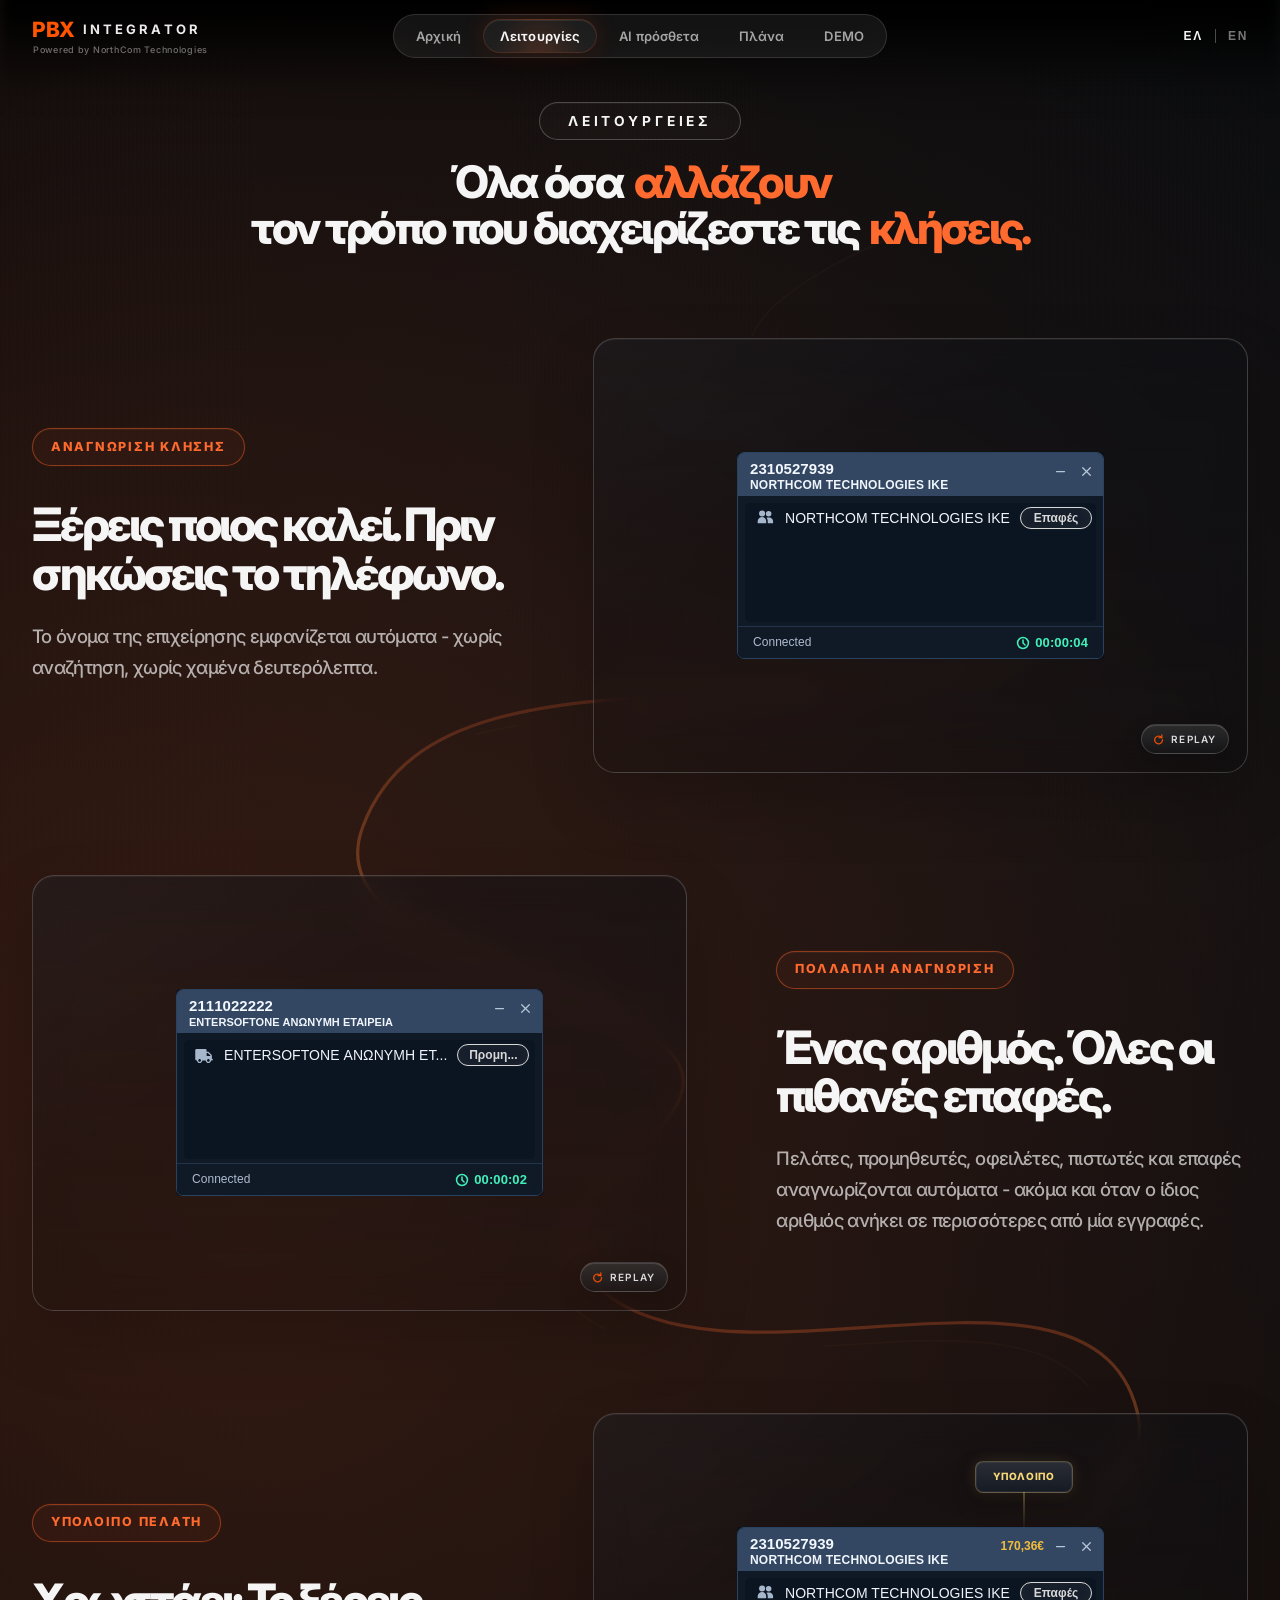
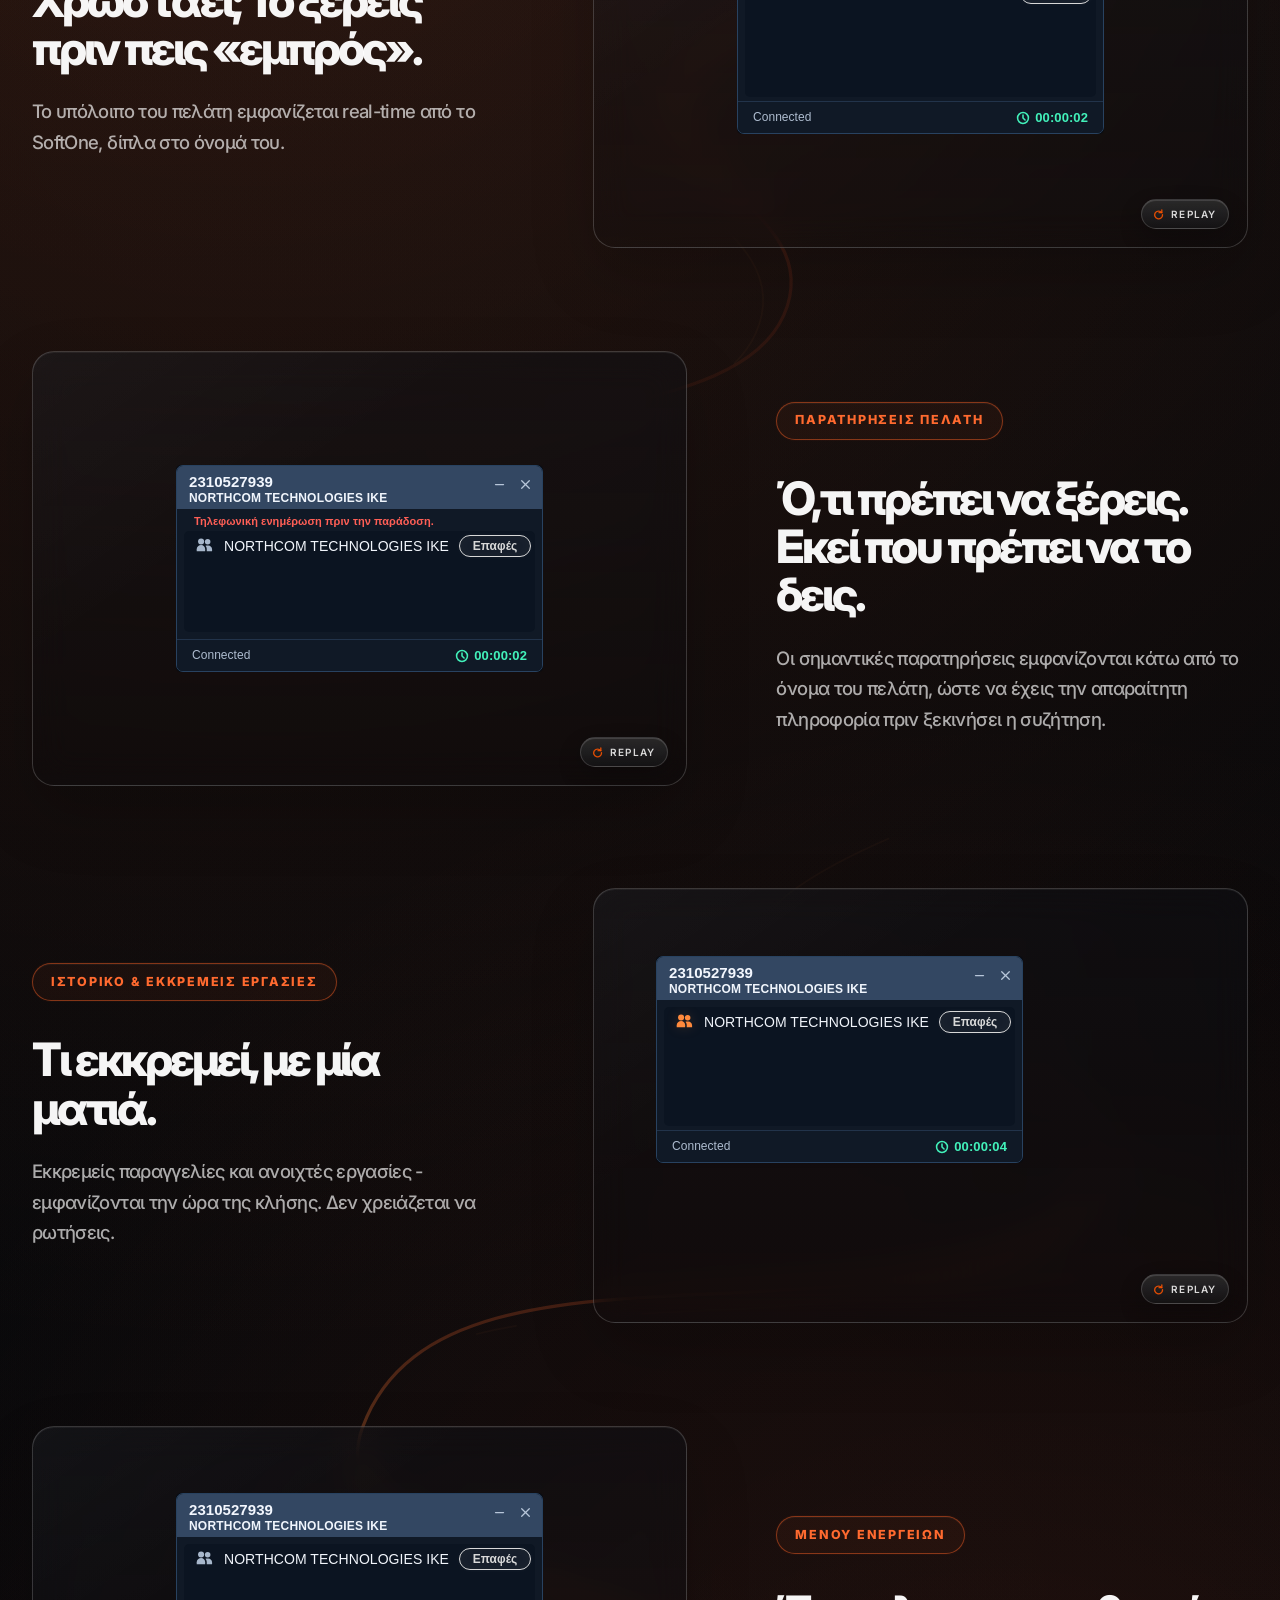
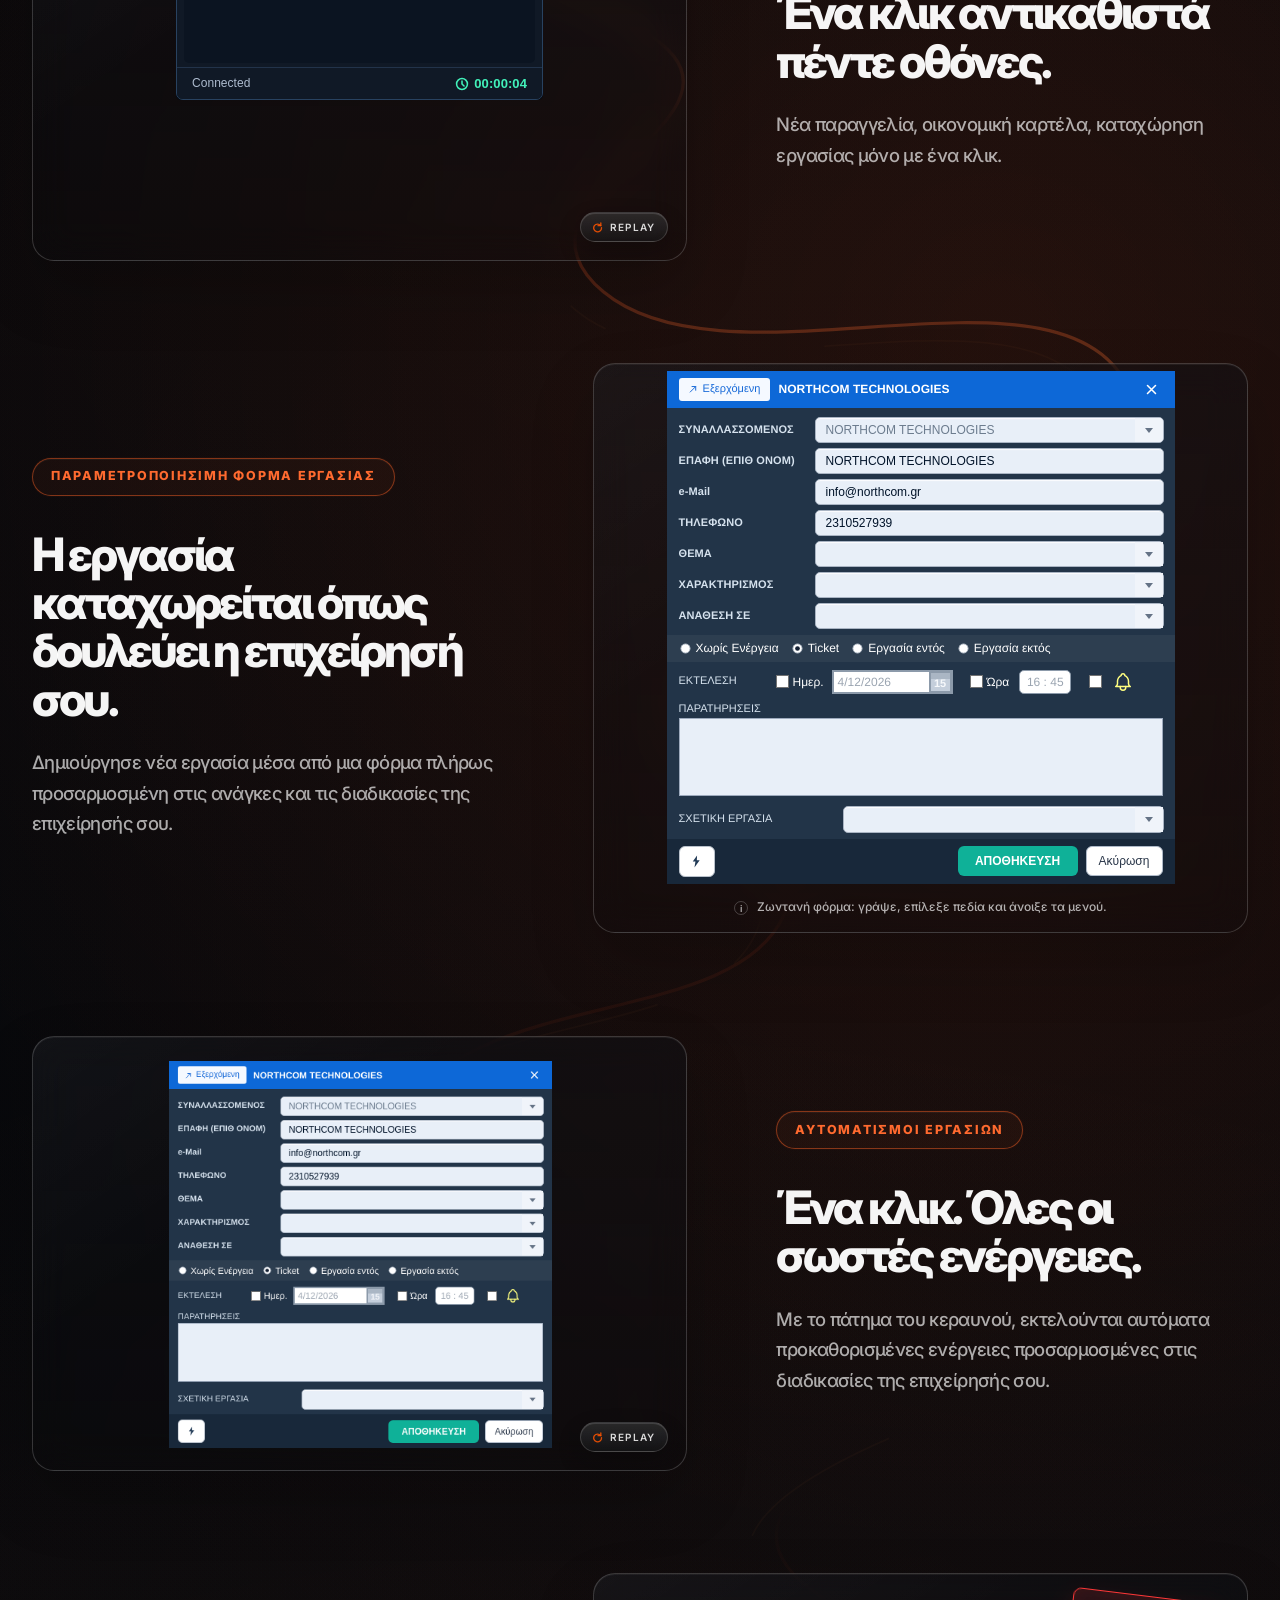
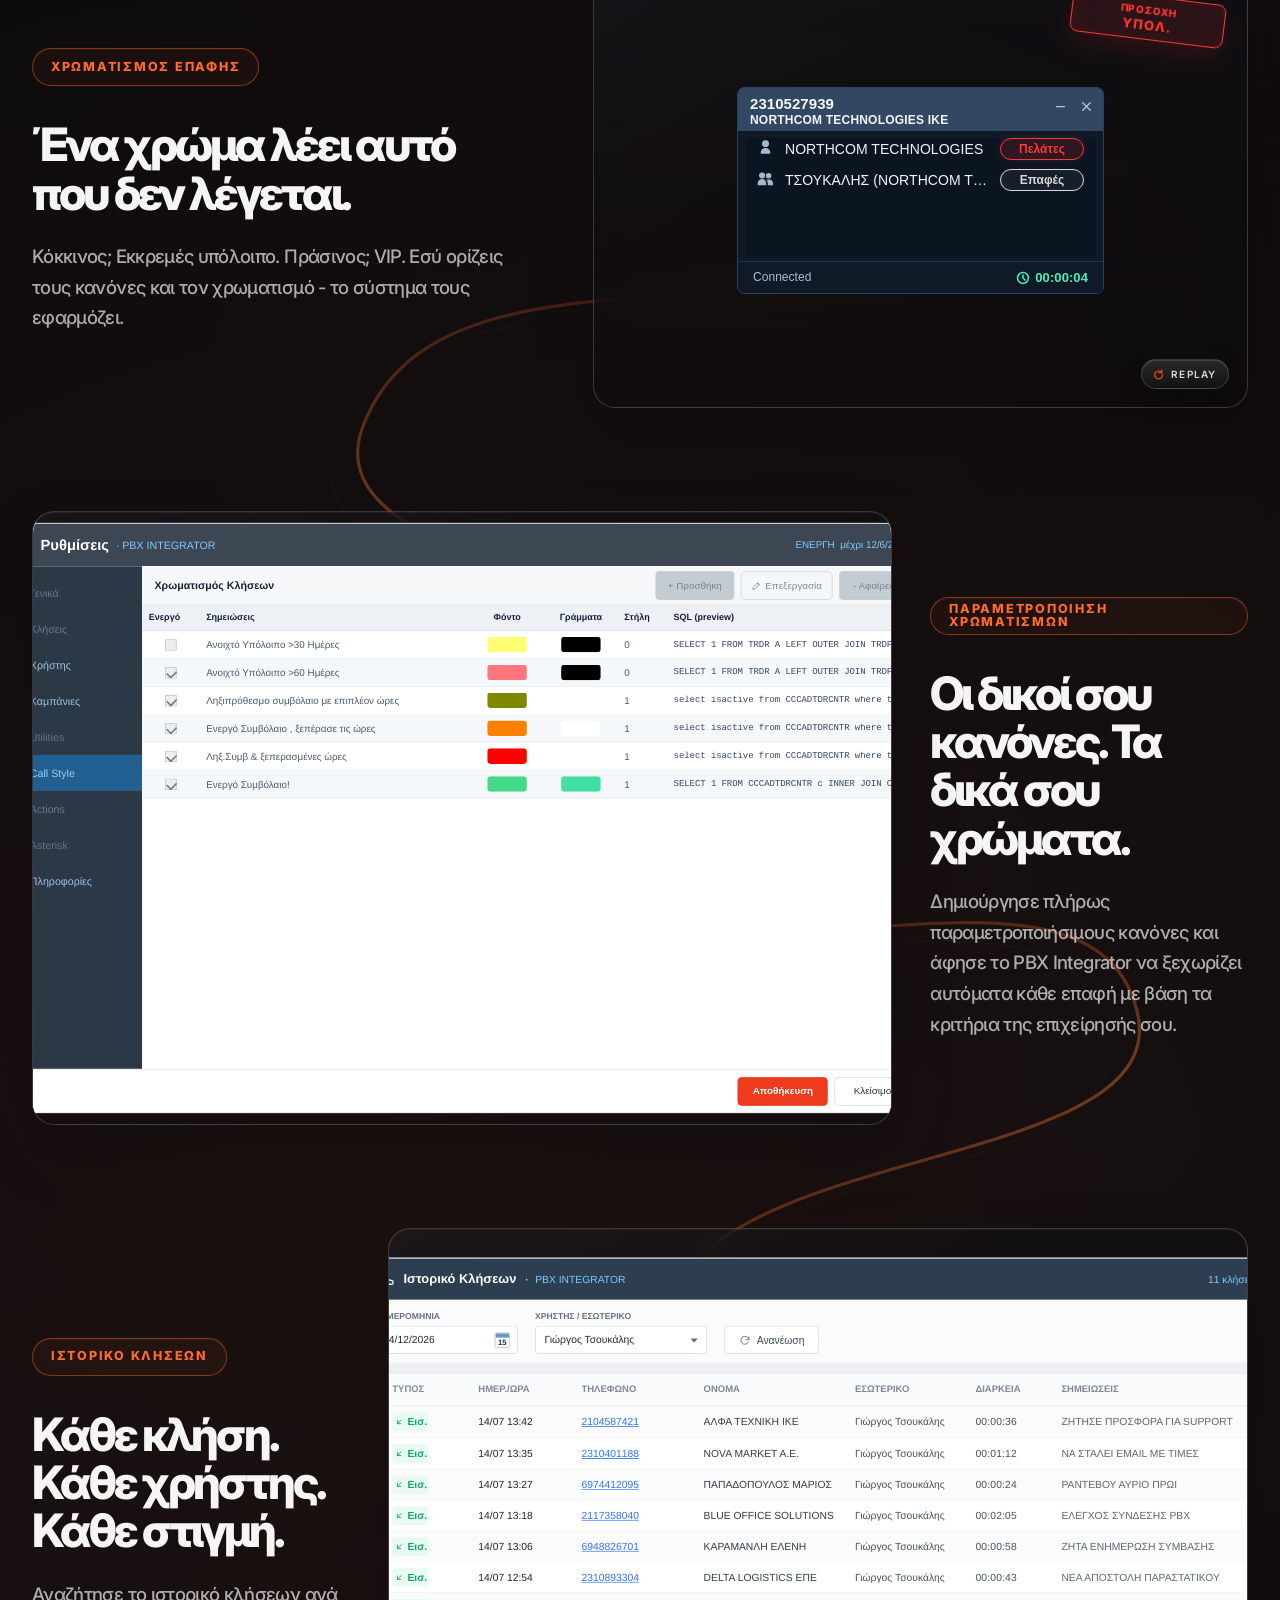
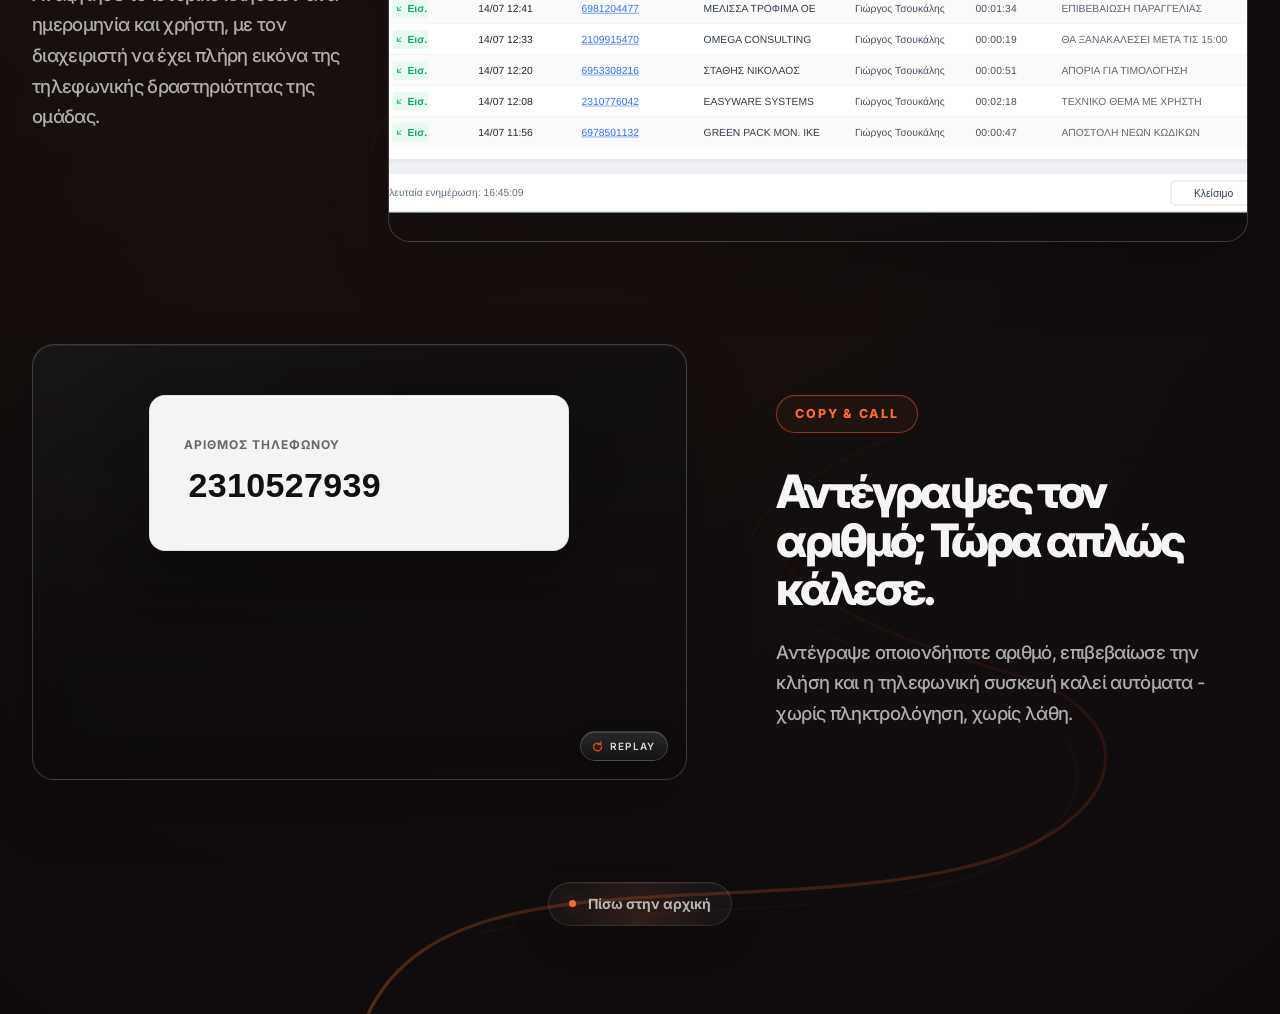
<file: features.html>
<!DOCTYPE html>
<html lang="el">
<head>
  <meta charset="UTF-8" />
  <meta name="viewport" content="width=device-width, initial-scale=1.0" />
  <meta name="format-detection" content="telephone=no" />

  <title>Λειτουργίες | PBX Integrator</title>

  <link rel="preconnect" href="https://fonts.googleapis.com" />
  <link rel="preconnect" href="https://fonts.gstatic.com" crossorigin />
  <link
    href="https://fonts.googleapis.com/css2?family=Inter:wght@400;500;600;700;800&display=swap"
    rel="stylesheet"
  />

  <link rel="stylesheet" href="styles.css" />
</head>

<body>
  <main class="page features-page">
    <header class="header features-header">
      <div class="features-brand">
        <div class="logo-block">
          <a href="index.html" class="logo" aria-label="PBX Integrator">
            <span class="logo__main">
              <span class="logo__mark">PBX</span>
              <strong>INTEGRATOR</strong>
            </span>
          </a>
          <a
            href="https://northcom.gr"
            target="_blank"
            rel="noopener noreferrer"
            class="logo__subline"
          >
            Powered by NorthCom Technologies
          </a>
        </div>
      </div>

      <nav class="navbar features-navbar" id="mainNav" aria-label="Κύρια πλοήγηση">
        <a href="index.html?jump=1" data-i18n="navHome">Αρχική</a>
        <a href="index.html?jump=1#functions" class="active" data-i18n="navFeatures" aria-current="page">Λειτουργίες</a>
        <a href="index.html?jump=1#ai" data-i18n="navAi">AI πρόσθετα</a>
        <a href="index.html?jump=1#plans" data-i18n="navPlans">Πλάνα</a>
        <a href="index.html?jump=1#contact">DEMO</a>
      </nav>

      <div class="language" id="languageSwitcher" aria-label="Επιλογή γλώσσας">
        <button type="button" class="active" data-lang="el" aria-label="Ελληνικά" aria-pressed="true">ΕΛ</button>
        <span class="language__separator" aria-hidden="true"></span>
        <button type="button" data-lang="en" aria-label="English" aria-pressed="false">EN</button>
      </div>

      <button
        type="button"
        class="nav-toggle"
        id="navToggle"
        aria-label="Άνοιγμα μενού"
        aria-expanded="false"
        aria-controls="mainNav"
      >
        <span class="nav-toggle__bar"></span>
        <span class="nav-toggle__bar"></span>
        <span class="nav-toggle__bar"></span>
      </button>
    </header>
    <div class="nav-scrim" id="navScrim" aria-hidden="true"></div>

    <section class="call-recognition features-page__section" id="functions" aria-labelledby="featuresTitle">
      <div class="call-recognition__background" aria-hidden="true"></div>

      <div class="call-recognition__inner">
        <header class="call-recognition__header">
          <span class="section-pill" data-i18n="featuresPill">ΛΕΙΤΟΥΡΓΕΙΕΣ</span>
          <h1 class="call-recognition__title" id="featuresTitle">
            <span data-i18n="featuresTitleStart">Όλα όσα</span>
            <span class="call-recognition__accent" data-i18n="featuresTitleAccentStart">αλλάζουν</span>
            <span data-i18n="featuresTitleMiddle">τον τρόπο που διαχειρίζεστε τις</span>
            <span class="call-recognition__accent" data-i18n="featuresTitleAccentEnd">κλήσεις.</span>
          </h1>
        </header>

        <div class="call-recognition__features">
          <article class="call-recognition__feature">
            <div class="call-recognition__copy">
              <span class="call-recognition__tag" data-feature-tag>ΑΝΑΓΝΩΡΙΣΗ ΚΛΗΣΗΣ</span>
              <h2 class="call-recognition__heading" data-feature-heading>Ξέρεις ποιος καλεί. Πριν σηκώσεις το τηλέφωνο.</h2>
              <p class="call-recognition__text" data-feature-text>Το όνομα της επιχείρησης εμφανίζεται αυτόματα - χωρίς αναζήτηση, χωρίς χαμένα δευτερόλεπτα.</p>
            </div>
            <div class="call-recognition__visual" aria-hidden="true">
              <div class="popup-demo" data-popup="1" data-popup-src="ui/pop-up.html?case=1">
                <iframe class="popup-demo__frame" title="PBX popup demo" data-i18n-title="popupDemoTitle" src="ui/pop-up.html?case=1" loading="lazy"></iframe>
                <section class="call-popup" aria-label="Παράθυρο κλήσης">
                  <header class="call-popup__titlebar">
                    <div class="call-popup__identity">
                      <span class="call-popup__number">2310527939</span>
                      <span class="call-popup__company-top">NORTHCOM TECHNOLOGIES IKE</span>
                    </div>
                    <div class="call-popup__window-actions" aria-hidden="true">
                      <svg class="call-popup__window-icon" viewBox="0 0 13 13"><path d="M2.5 6.5H10.5"></path></svg>
                      <svg class="call-popup__window-icon" viewBox="0 0 13 13"><path d="M2.7 2.7L10.3 10.3M10.3 2.7L2.7 10.3"></path></svg>
                    </div>
                  </header>
                  <main class="call-popup__body">
                    <div class="call-popup__contact-row">
                      <svg class="call-popup__people-icon" viewBox="0 0 19 18" aria-hidden="true">
                        <path d="M6.1 8.1c2.23 0 4.05 1.82 4.05 4.05v2.15H1.7v-2.15C1.7 9.92 3.87 8.1 6.1 8.1Z"></path>
                        <circle cx="6.1" cy="4.45" r="3.05"></circle>
                        <path d="M13.25 8.6c2.12 0 3.85 1.73 3.85 3.85v1.85h-5.35v-2.15c0-1.32-.48-2.53-1.28-3.47.77-.08 1.69-.08 2.78-.08Z"></path>
                        <circle cx="12.65" cy="4.85" r="2.75"></circle>
                      </svg>
                      <span class="call-popup__company">NORTHCOM TECHNOLOGIES IKE</span>
                      <button class="call-popup__contacts" type="button">Επαφές</button>
                    </div>
                  </main>
                  <footer class="call-popup__footer">
                    <span class="call-popup__status">Offering</span>
                    <span class="call-popup__duration" hidden>
                      <svg class="call-popup__clock-icon" viewBox="0 0 16 16" aria-hidden="true">
                        <circle cx="8" cy="8" r="6.2"></circle>
                        <path d="M8 4.45V8l2.35 2.35"></path>
                      </svg>
                      <span class="call-popup__timer">00:00:00</span>
                    </span>
                  </footer>
                </section>
                <button class="popup-demo__replay" type="button" hidden>
                  <svg class="popup-demo__replay-icon" viewBox="0 0 16 16" aria-hidden="true">
                    <path d="M13 6.2A5.2 5.2 0 1 0 14 9"></path>
                    <path d="M13.1 2.5v3.7H9.4"></path>
                  </svg>
                  <span data-i18n="replayLabel">Replay</span>
                </button>
              </div>
            </div>
          </article>

          <article class="call-recognition__feature call-recognition__feature--reverse">
            <div class="call-recognition__copy">
              <span class="call-recognition__tag" data-feature-tag>ΠΟΛΛΑΠΛΗ ΑΝΑΓΝΩΡΙΣΗ</span>
              <h2 class="call-recognition__heading" data-feature-heading>Ένας αριθμός. Όλες οι πιθανές επαφές.</h2>
              <p class="call-recognition__text" data-feature-text>Πελάτες, προμηθευτές, οφειλέτες, πιστωτές και επαφές αναγνωρίζονται αυτόματα - ακόμα και όταν ο ίδιος αριθμός ανήκει σε περισσότερες από μία εγγραφές.</p>
            </div>
            <div class="call-recognition__visual" aria-hidden="true">
              <div class="popup-demo" data-popup="2" data-popup-src="ui/pop-up.html?record=entersoftone">
                <iframe class="popup-demo__frame" title="PBX popup supplier demo" data-i18n-title="popupSupplierDemoTitle" src="ui/pop-up.html?record=entersoftone" loading="lazy"></iframe>
                <button class="popup-demo__replay" type="button" hidden>
                  <svg class="popup-demo__replay-icon" viewBox="0 0 16 16" aria-hidden="true">
                    <path d="M13 6.2A5.2 5.2 0 1 0 14 9"></path>
                    <path d="M13.1 2.5v3.7H9.4"></path>
                  </svg>
                  <span data-i18n="replayLabel">Replay</span>
                </button>
              </div>
            </div>
          </article>

          <article class="call-recognition__feature">
            <div class="call-recognition__copy">
              <span class="call-recognition__tag" data-feature-tag>ΥΠΟΛΟΙΠΟ ΠΕΛΑΤΗ</span>
              <h2 class="call-recognition__heading" data-feature-heading>Χρωστάει; Το ξέρεις πριν πεις «εμπρός».</h2>
              <p class="call-recognition__text" data-feature-text>Το υπόλοιπο του πελάτη εμφανίζεται real-time από το SoftOne, δίπλα στο όνομά του.</p>
            </div>
            <div class="call-recognition__visual" aria-hidden="true">
              <div class="popup-demo" data-popup="2" data-popup-src="ui/pop-up.html?case=2">
                <iframe class="popup-demo__frame" title="PBX popup demo with balance" data-i18n-title="popupBalanceDemoTitle" src="ui/pop-up.html?case=2" loading="lazy"></iframe>
                <div class="popup-demo__balance-callout" aria-hidden="true">
                  <span class="popup-demo__balance-label" data-i18n="balanceLabel">Υπόλοιπο</span>
                </div>
                <section class="call-popup call-popup--has-balance" aria-label="Παράθυρο κλήσης">
                  <header class="call-popup__titlebar">
                    <div class="call-popup__identity">
                      <span class="call-popup__number">2310527939</span>
                      <span class="call-popup__company-top">NORTHCOM TECHNOLOGIES IKE</span>
                    </div>
                    <span class="call-popup__balance">170,36€</span>
                    <div class="call-popup__window-actions" aria-hidden="true">
                      <svg class="call-popup__window-icon" viewBox="0 0 13 13"><path d="M2.5 6.5H10.5"></path></svg>
                      <svg class="call-popup__window-icon" viewBox="0 0 13 13"><path d="M2.7 2.7L10.3 10.3M10.3 2.7L2.7 10.3"></path></svg>
                    </div>
                  </header>
                  <main class="call-popup__body">
                    <div class="call-popup__contact-row">
                      <svg class="call-popup__people-icon" viewBox="0 0 19 18" aria-hidden="true">
                        <path d="M6.1 8.1c2.23 0 4.05 1.82 4.05 4.05v2.15H1.7v-2.15C1.7 9.92 3.87 8.1 6.1 8.1Z"></path>
                        <circle cx="6.1" cy="4.45" r="3.05"></circle>
                        <path d="M13.25 8.6c2.12 0 3.85 1.73 3.85 3.85v1.85h-5.35v-2.15c0-1.32-.48-2.53-1.28-3.47.77-.08 1.69-.08 2.78-.08Z"></path>
                        <circle cx="12.65" cy="4.85" r="2.75"></circle>
                      </svg>
                      <span class="call-popup__company">NORTHCOM TECHNOLOGIES IKE</span>
                      <button class="call-popup__contacts" type="button">Επαφές</button>
                    </div>
                  </main>
                  <footer class="call-popup__footer">
                    <span class="call-popup__status">Offering</span>
                    <span class="call-popup__duration" hidden>
                      <svg class="call-popup__clock-icon" viewBox="0 0 16 16" aria-hidden="true">
                        <circle cx="8" cy="8" r="6.2"></circle>
                        <path d="M8 4.45V8l2.35 2.35"></path>
                      </svg>
                      <span class="call-popup__timer">00:00:00</span>
                    </span>
                  </footer>
                </section>
                <button class="popup-demo__replay" type="button" hidden>
                  <svg class="popup-demo__replay-icon" viewBox="0 0 16 16" aria-hidden="true">
                    <path d="M13 6.2A5.2 5.2 0 1 0 14 9"></path>
                    <path d="M13.1 2.5v3.7H9.4"></path>
                  </svg>
                  <span data-i18n="replayLabel">Replay</span>
                </button>
              </div>
            </div>
          </article>

          <article class="call-recognition__feature call-recognition__feature--reverse">
            <div class="call-recognition__copy">
              <span class="call-recognition__tag" data-feature-tag>ΠΑΡΑΤΗΡΗΣΕΙΣ ΠΕΛΑΤΗ</span>
              <h2 class="call-recognition__heading" data-feature-heading>Ό,τι πρέπει να ξέρεις. Εκεί που πρέπει να το δεις.</h2>
              <p class="call-recognition__text" data-feature-text>Οι σημαντικές παρατηρήσεις εμφανίζονται κάτω από το όνομα του πελάτη, ώστε να έχεις την απαραίτητη πληροφορία πριν ξεκινήσει η συζήτηση.</p>
            </div>
            <div class="call-recognition__visual" aria-hidden="true">
              <div class="popup-demo" data-popup="6" data-popup-src="ui/pop-up.html?case=1&notes=1">
                <iframe class="popup-demo__frame" title="PBX popup customer notes demo" data-i18n-title="popupNotesDemoTitle" src="ui/pop-up.html?case=1&notes=1" loading="lazy"></iframe>
                <button class="popup-demo__replay" type="button" hidden>
                  <svg class="popup-demo__replay-icon" viewBox="0 0 16 16" aria-hidden="true">
                    <path d="M13 6.2A5.2 5.2 0 1 0 14 9"></path>
                    <path d="M13.1 2.5v3.7H9.4"></path>
                  </svg>
                  <span data-i18n="replayLabel">Replay</span>
                </button>
              </div>
            </div>
          </article>

          <article class="call-recognition__feature">
            <div class="call-recognition__copy">
              <span class="call-recognition__tag" data-feature-tag>ΙΣΤΟΡΙΚΟ & ΕΚΚΡΕΜΕΙΣ ΕΡΓΑΣΙΕΣ</span>
              <h2 class="call-recognition__heading" data-feature-heading>Τι εκκρεμεί, με μία ματιά.</h2>
              <p class="call-recognition__text" data-feature-text>Εκκρεμείς παραγγελίες και ανοιχτές εργασίες - εμφανίζονται την ώρα της κλήσης. Δεν χρειάζεται να ρωτήσεις.</p>
            </div>
            <div class="call-recognition__visual" aria-hidden="true">
              <div class="popup-demo popup-demo--history" data-popup="4" data-popup-src="ui/pop-up.html?case=1&contacts=orange" data-history-demo="true" data-history-mode="submenu">
                <div class="popup-demo__history-stage">
                  <iframe class="popup-demo__frame" title="PBX popup history tasks demo" data-i18n-title="popupHistoryDemoTitle" src="ui/pop-up.html?case=1&contacts=orange" loading="lazy"></iframe>
                  <span class="popup-demo__cursor" aria-hidden="true"></span>
                  <iframe class="popup-demo__history-frame" title="PBX history menu" data-i18n-title="historyMenuTitle" src="ui/history.html" loading="lazy"></iframe>
                </div>
                <button class="popup-demo__replay" type="button" hidden>
                  <svg class="popup-demo__replay-icon" viewBox="0 0 16 16" aria-hidden="true">
                    <path d="M13 6.2A5.2 5.2 0 1 0 14 9"></path>
                    <path d="M13.1 2.5v3.7H9.4"></path>
                  </svg>
                  <span data-i18n="replayLabel">Replay</span>
                </button>
              </div>
            </div>
          </article>

          <article class="call-recognition__feature call-recognition__feature--reverse">
            <div class="call-recognition__copy">
              <span class="call-recognition__tag" data-feature-tag>ΜΕΝΟΥ ΕΝΕΡΓΕΙΩΝ</span>
              <h2 class="call-recognition__heading" data-feature-heading>Ένα κλικ αντικαθιστά πέντε οθόνες.</h2>
              <p class="call-recognition__text" data-feature-text>Νέα παραγγελία, οικονομική καρτέλα, καταχώρηση εργασίας μόνο με ένα κλικ.</p>
            </div>
            <div class="call-recognition__visual" aria-hidden="true">
              <div class="popup-demo popup-demo--history" data-popup="5" data-popup-src="ui/pop-up.html?case=1" data-history-demo="true" data-history-mode="main">
                <div class="popup-demo__history-stage">
                  <iframe class="popup-demo__frame" title="PBX popup actions demo" data-i18n-title="popupActionsDemoTitle" src="ui/pop-up.html?case=1" loading="lazy"></iframe>
                  <span class="popup-demo__cursor" aria-hidden="true"></span>
                  <iframe class="popup-demo__history-frame" title="PBX history menu" data-i18n-title="historyMenuTitle" src="ui/history.html" loading="lazy"></iframe>
                </div>
                <button class="popup-demo__replay" type="button" hidden>
                  <svg class="popup-demo__replay-icon" viewBox="0 0 16 16" aria-hidden="true">
                    <path d="M13 6.2A5.2 5.2 0 1 0 14 9"></path>
                    <path d="M13.1 2.5v3.7H9.4"></path>
                  </svg>
                  <span data-i18n="replayLabel">Replay</span>
                </button>
              </div>
            </div>
          </article>

          <article class="call-recognition__feature">
            <div class="call-recognition__copy">
              <span class="call-recognition__tag" data-feature-tag>ΠΑΡΑΜΕΤΡΟΠΟΙΗΣΙΜΗ ΦΟΡΜΑ ΕΡΓΑΣΙΑΣ</span>
              <h2 class="call-recognition__heading" data-feature-heading>Η εργασία καταχωρείται όπως δουλεύει η επιχείρησή σου.</h2>
              <p class="call-recognition__text" data-feature-text>Δημιούργησε νέα εργασία μέσα από μια φόρμα πλήρως προσαρμοσμένη στις ανάγκες και τις διαδικασίες της επιχείρησής σου.</p>
            </div>
            <div class="call-recognition__visual task-form-demo">
              <iframe
                class="task-form-demo__frame"
                title="Παραμετροποιήσιμη φόρμα εργασίας"
                data-i18n-title="taskFormTitle"
                data-localized-src="ui/task-form.html?embed=features"
                src="ui/task-form.html?embed=features"
                loading="lazy"
              ></iframe>
              <p class="task-form-demo__note">
                <span class="task-form-demo__info-icon" aria-hidden="true">i</span>
                <span class="task-form-demo__note-text" data-i18n="taskFormNote">Ζωντανή φόρμα: γράψε, επίλεξε πεδία και άνοιξε τα μενού.</span>
              </p>
            </div>
          </article>

          <article class="call-recognition__feature call-recognition__feature--reverse">
            <div class="call-recognition__copy">
              <span class="call-recognition__tag" data-feature-tag>ΑΥΤΟΜΑΤΙΣΜΟΙ ΕΡΓΑΣΙΩΝ</span>
              <h2 class="call-recognition__heading" data-feature-heading>Ένα κλικ. Όλες οι σωστές ενέργειες.</h2>
              <p class="call-recognition__text" data-feature-text>Με το πάτημα του κεραυνού, εκτελούνται αυτόματα προκαθορισμένες ενέργειες προσαρμοσμένες στις διαδικασίες της επιχείρησής σου.</p>
            </div>
            <div class="call-recognition__visual automation-demo" aria-hidden="true">
              <div class="automation-demo__stage">
                <iframe
                  class="automation-demo__frame"
                  title="PBX task automation demo"
                  data-i18n-title="automationDemoTitle"
                  data-localized-src="ui/task-form.html?demo=automation"
                  src="ui/task-form.html?demo=automation"
                  loading="lazy"
                  tabindex="-1"
                ></iframe>
              </div>
              <span class="automation-demo__cursor" aria-hidden="true"></span>
              <button class="popup-demo__replay automation-demo__replay" type="button" hidden>
                <svg class="popup-demo__replay-icon" viewBox="0 0 16 16" aria-hidden="true">
                  <path d="M13 6.2A5.2 5.2 0 1 0 14 9"></path>
                  <path d="M13.1 2.5v3.7H9.4"></path>
                </svg>
                <span data-i18n="replayLabel">Replay</span>
              </button>
            </div>
          </article>

          <article class="call-recognition__feature">
            <div class="call-recognition__copy">
              <span class="call-recognition__tag" data-feature-tag>ΧΡΩΜΑΤΙΣΜΟΣ ΕΠΑΦΗΣ</span>
              <h2 class="call-recognition__heading" data-feature-heading>Ένα χρώμα λέει αυτό που δεν λέγεται.</h2>
              <p class="call-recognition__text" data-feature-text>Κόκκινος; Εκκρεμές υπόλοιπο. Πράσινος; VIP. Εσύ ορίζεις τους κανόνες και τον χρωματισμό - το σύστημα τους εφαρμόζει.</p>
            </div>
            <div class="call-recognition__visual" aria-hidden="true">
              <div class="popup-demo" data-popup="3" data-popup-src="ui/pop-up-colored.html?case=1" data-popup-next-src="ui/pop-up-colored.html?case=2">
                <iframe class="popup-demo__frame" title="PBX colored popup demo" data-i18n-title="coloredPopupDemoTitle" src="ui/pop-up-colored.html?case=1" loading="lazy"></iframe>
                <div class="popup-demo__case-patch popup-demo__case-patch--urgent" aria-hidden="true">
                  <span class="popup-demo__case-patch-title" data-i18n="patchUrgentTitle">ΠΡΟΣΟΧΗ</span>
                  <span class="popup-demo__case-patch-note" data-i18n="patchUrgentNote">attention</span>
                </div>
                <button class="popup-demo__replay" type="button" hidden>
                  <svg class="popup-demo__replay-icon" viewBox="0 0 16 16" aria-hidden="true">
                    <path d="M13 6.2A5.2 5.2 0 1 0 14 9"></path>
                    <path d="M13.1 2.5v3.7H9.4"></path>
                  </svg>
                  <span data-i18n="replayLabel">Replay</span>
                </button>
              </div>
            </div>
          </article>

          <article class="call-recognition__feature call-recognition__feature--wide-visual">
            <div class="call-recognition__copy">
              <span class="call-recognition__tag" data-feature-tag>ΠΑΡΑΜΕΤΡΟΠΟΙΗΣΗ ΧΡΩΜΑΤΙΣΜΩΝ</span>
              <h2 class="call-recognition__heading" data-feature-heading>Οι δικοί σου κανόνες. Τα δικά σου χρώματα.</h2>
              <p class="call-recognition__text" data-feature-text>Δημιούργησε πλήρως παραμετροποιήσιμους κανόνες και άφησε το PBX Integrator να ξεχωρίζει αυτόματα κάθε επαφή με βάση τα κριτήρια της επιχείρησής σου.</p>
            </div>
            <div class="call-recognition__visual settings-colors-demo" aria-hidden="true">
              <iframe
                class="settings-colors-demo__frame"
                title="Ρυθμίσεις χρωματισμού κλήσεων"
                data-i18n-title="settingsColorsTitle"
                data-localized-src="ui/settings-colors.html"
                src="ui/settings-colors.html"
                loading="lazy"
                tabindex="-1"
              ></iframe>
            </div>
          </article>

          <article class="call-recognition__feature call-recognition__feature--call-history">
            <div class="call-recognition__copy">
              <span class="call-recognition__tag" data-feature-tag>ΙΣΤΟΡΙΚΟ ΚΛΗΣΕΩΝ</span>
              <h2 class="call-recognition__heading" data-feature-heading>Κάθε κλήση. Κάθε χρήστης. Κάθε στιγμή.</h2>
              <p class="call-recognition__text" data-feature-text>Αναζήτησε το ιστορικό κλήσεων ανά ημερομηνία και χρήστη, με τον διαχειριστή να έχει πλήρη εικόνα της τηλεφωνικής δραστηριότητας της ομάδας.</p>
            </div>
            <div class="call-recognition__visual call-history-demo">
              <iframe
                class="call-history-demo__frame"
                title="Ιστορικό Κλήσεων"
                data-i18n-title="callHistoryTitle"
                data-localized-src="ui/call-history.html"
                src="ui/call-history.html"
                loading="lazy"
              ></iframe>
            </div>
          </article>

          <article class="call-recognition__feature call-recognition__feature--reverse">
            <div class="call-recognition__copy">
              <span class="call-recognition__tag" data-feature-tag>COPY & CALL</span>
              <h2 class="call-recognition__heading" data-feature-heading>Αντέγραψες τον αριθμό; Τώρα απλώς κάλεσε.</h2>
              <p class="call-recognition__text" data-feature-text>Αντέγραψε οποιονδήποτε αριθμό, επιβεβαίωσε την κλήση και η τηλεφωνική συσκευή καλεί αυτόματα - χωρίς πληκτρολόγηση, χωρίς λάθη.</p>
            </div>
            <div class="call-recognition__visual copy-call-demo" aria-hidden="true">
              <div class="copy-call-demo__stage">
                <div class="copy-call-demo__document">
                  <span class="copy-call-demo__label" data-i18n="copyCallNumberLabel">ΑΡΙΘΜΟΣ ΤΗΛΕΦΩΝΟΥ</span>
                  <span class="copy-call-demo__number">2310527939</span>
                </div>
                <span class="copy-call-demo__copy-badge">Ctrl + C</span>
                <iframe
                  class="copy-call-demo__toast"
                  title="Copy and call notification"
                  data-i18n-title="copyCallTitle"
                  data-localized-src="ui/copy-call.html"
                  src="ui/copy-call.html"
                  loading="lazy"
                  tabindex="-1"
                ></iframe>
                <span class="copy-call-demo__cursor" aria-hidden="true"></span>
              </div>
              <button class="popup-demo__replay copy-call-demo__replay" type="button" hidden>
                <svg class="popup-demo__replay-icon" viewBox="0 0 16 16" aria-hidden="true">
                  <path d="M13 6.2A5.2 5.2 0 1 0 14 9"></path>
                  <path d="M13.1 2.5v3.7H9.4"></path>
                </svg>
                <span data-i18n="replayLabel">Replay</span>
              </button>
            </div>
          </article>
        </div>

        <footer class="features-return">
          <a class="features-return__link" href="index.html" data-return-home data-i18n="featuresReturn">
            Πίσω στην αρχική
          </a>
        </footer>
      </div>
    </section>
  </main>

  <script src="popup-demo-scale.js"></script>
  <script>
    const content = {
      el: {
        htmlLang: "el",
        title: "Λειτουργίες | PBX Integrator",
        navLabel: "Κύρια πλοήγηση",
        languageLabel: "Επιλογή γλώσσας",
        navHome: "Αρχική",
        navFeatures: "Λειτουργίες",
        navAi: "AI πρόσθετα",
        navPlans: "Πλάνα",
        navToggleLabel: "Άνοιγμα μενού",
        featuresReturn: "Πίσω στην αρχική",
        featuresPill: "ΛΕΙΤΟΥΡΓΕΙΕΣ",
        featuresTitle: "Όλα όσα αλλάζουν τον τρόπο που διαχειρίζεστε τις κλήσεις.",
        featuresTitleStart: "Όλα όσα",
        featuresTitleAccentStart: "αλλάζουν",
        featuresTitleMiddle: "τον τρόπο που διαχειρίζεστε τις",
        featuresTitleAccentEnd: "κλήσεις.",
        balanceLabel: "Υπόλοιπο",
        taskFormNote: "Ζωντανή φόρμα: γράψε, επίλεξε πεδία και άνοιξε τα μενού.",
        popupDemoTitle: "Παράθυρο αναγνώρισης κλήσης",
        popupSupplierDemoTitle: "Παράθυρο προμηθευτή",
        popupBalanceDemoTitle: "Παράθυρο κλήσης με υπόλοιπο",
        popupNotesDemoTitle: "Παράθυρο κλήσης με παρατηρήσεις",
        popupHistoryDemoTitle: "Παράθυρο κλήσης με εκκρεμείς εργασίες",
        popupActionsDemoTitle: "Παράθυρο κλήσης με μενού ενεργειών",
        historyMenuTitle: "Μενού ιστορικού",
        taskFormTitle: "Παραμετροποιήσιμη φόρμα εργασίας",
        automationDemoTitle: "Αυτοματισμός φόρμας εργασίας",
        coloredPopupDemoTitle: "Παράθυρο χρωματισμού επαφής",
        settingsColorsTitle: "Ρυθμίσεις χρωματισμού κλήσεων",
        callHistoryTitle: "Ιστορικό Κλήσεων",
        copyCallTitle: "Ειδοποίηση αντιγραφής και κλήσης",
        copyCallNumberLabel: "ΑΡΙΘΜΟΣ ΤΗΛΕΦΩΝΟΥ",
        featureItems: [
          {
            tag: "ΑΝΑΓΝΩΡΙΣΗ ΚΛΗΣΗΣ",
            heading: "Ξέρεις ποιος καλεί. Πριν σηκώσεις το τηλέφωνο.",
            text: "Το όνομα της επιχείρησης εμφανίζεται αυτόματα - χωρίς αναζήτηση, χωρίς χαμένα δευτερόλεπτα."
          },
          {
            tag: "ΠΟΛΛΑΠΛΗ ΑΝΑΓΝΩΡΙΣΗ",
            heading: "Ένας αριθμός. Όλες οι πιθανές επαφές.",
            text: "Πελάτες, προμηθευτές, οφειλέτες, πιστωτές και επαφές αναγνωρίζονται αυτόματα - ακόμα και όταν ο ίδιος αριθμός ανήκει σε περισσότερες από μία εγγραφές."
          },
          {
            tag: "ΥΠΟΛΟΙΠΟ ΠΕΛΑΤΗ",
            heading: "Χρωστάει; Το ξέρεις πριν πεις «εμπρός».",
            text: "Το υπόλοιπο του πελάτη εμφανίζεται real-time από το SoftOne, δίπλα στο όνομά του."
          },
          {
            tag: "ΠΑΡΑΤΗΡΗΣΕΙΣ ΠΕΛΑΤΗ",
            heading: "Ό,τι πρέπει να ξέρεις. Εκεί που πρέπει να το δεις.",
            text: "Οι σημαντικές παρατηρήσεις εμφανίζονται κάτω από το όνομα του πελάτη, ώστε να έχεις την απαραίτητη πληροφορία πριν ξεκινήσει η συζήτηση."
          },
          {
            tag: "ΙΣΤΟΡΙΚΟ & ΕΚΚΡΕΜΕΙΣ ΕΡΓΑΣΙΕΣ",
            heading: "Τι εκκρεμεί, με μία ματιά.",
            text: "Εκκρεμείς παραγγελίες και ανοιχτές εργασίες - εμφανίζονται την ώρα της κλήσης. Δεν χρειάζεται να ρωτήσεις."
          },
          {
            tag: "ΜΕΝΟΥ ΕΝΕΡΓΕΙΩΝ",
            heading: "Ένα κλικ αντικαθιστά πέντε οθόνες.",
            text: "Νέα παραγγελία, οικονομική καρτέλα, καταχώρηση εργασίας μόνο με ένα κλικ."
          },
          {
            tag: "ΠΑΡΑΜΕΤΡΟΠΟΙΗΣΙΜΗ ΦΟΡΜΑ ΕΡΓΑΣΙΑΣ",
            heading: "Η εργασία καταχωρείται όπως δουλεύει η επιχείρησή σου.",
            text: "Δημιούργησε νέα εργασία μέσα από μια φόρμα πλήρως προσαρμοσμένη στις ανάγκες και τις διαδικασίες της επιχείρησής σου."
          },
          {
            tag: "ΑΥΤΟΜΑΤΙΣΜΟΙ ΕΡΓΑΣΙΩΝ",
            heading: "Ένα κλικ. Όλες οι σωστές ενέργειες.",
            text: "Με το πάτημα του κεραυνού, εκτελούνται αυτόματα προκαθορισμένες ενέργειες προσαρμοσμένες στις διαδικασίες της επιχείρησής σου."
          },
          {
            tag: "ΧΡΩΜΑΤΙΣΜΟΣ ΕΠΑΦΗΣ",
            heading: "Ένα χρώμα λέει αυτό που δεν λέγεται.",
            text: "Κόκκινος; Εκκρεμές υπόλοιπο. Πράσινος; VIP. Εσύ ορίζεις τους κανόνες και τον χρωματισμό - το σύστημα τους εφαρμόζει."
          },
          {
            tag: "ΠΑΡΑΜΕΤΡΟΠΟΙΗΣΗ ΧΡΩΜΑΤΙΣΜΩΝ",
            heading: "Οι δικοί σου κανόνες. Τα δικά σου χρώματα.",
            text: "Δημιούργησε πλήρως παραμετροποιήσιμους κανόνες και άφησε το PBX Integrator να ξεχωρίζει αυτόματα κάθε επαφή με βάση τα κριτήρια της επιχείρησής σου."
          },
          {
            tag: "ΙΣΤΟΡΙΚΟ ΚΛΗΣΕΩΝ",
            heading: "Κάθε κλήση. Κάθε χρήστης. Κάθε στιγμή.",
            text: "Αναζήτησε το ιστορικό κλήσεων ανά ημερομηνία και χρήστη, με τον διαχειριστή να έχει πλήρη εικόνα της τηλεφωνικής δραστηριότητας της ομάδας."
          },
          {
            tag: "COPY & CALL",
            heading: "Αντέγραψες τον αριθμό; Τώρα απλώς κάλεσε.",
            text: "Αντέγραψε οποιονδήποτε αριθμό, επιβεβαίωσε την κλήση και η τηλεφωνική συσκευή καλεί αυτόματα - χωρίς πληκτρολόγηση, χωρίς λάθη."
          }
        ],
        replayLabel: "Replay",
        patchUrgentTitle: "ΠΡΟΣΟΧΗ",
        patchUrgentNote: "ΥΠΟΛ.",
        patchSuccessTitle: "ΠΡΟΤΕΡΑΙΟΤΗΤΑ",
        patchSuccessNote: "VIP"
      },
      en: {
        htmlLang: "en",
        title: "Features | PBX Integrator",
        navLabel: "Main navigation",
        languageLabel: "Language selection",
        navHome: "Home",
        navFeatures: "Features",
        navAi: "AI add-ons",
        navPlans: "Plans",
        navToggleLabel: "Open menu",
        featuresReturn: "Back to home",
        featuresPill: "FEATURES",
        featuresTitle: "Everything that changes the way you manage calls.",
        featuresTitleStart: "Everything that",
        featuresTitleAccentStart: "changes",
        featuresTitleMiddle: "the way you manage",
        featuresTitleAccentEnd: "calls.",
        balanceLabel: "Balance",
        taskFormNote: "Live form: type, choose fields, and open menus.",
        popupDemoTitle: "Call recognition popup",
        popupSupplierDemoTitle: "Supplier popup",
        popupBalanceDemoTitle: "Call popup with balance",
        popupNotesDemoTitle: "Call popup with customer notes",
        popupHistoryDemoTitle: "Call popup with open tasks",
        popupActionsDemoTitle: "Call popup with action menu",
        historyMenuTitle: "History menu",
        taskFormTitle: "Customizable task form",
        automationDemoTitle: "Task form automation",
        coloredPopupDemoTitle: "Contact coloring popup",
        settingsColorsTitle: "Call coloring settings",
        callHistoryTitle: "Call History",
        copyCallTitle: "Copy and call notification",
        copyCallNumberLabel: "PHONE NUMBER",
        featureItems: [
          {
            tag: "CALL RECOGNITION",
            heading: "You know who is calling. Before you pick up the phone.",
            text: "The company name appears automatically - no searching, no lost seconds."
          },
          {
            tag: "MULTIPLE RECOGNITION",
            heading: "One number. Every possible contact.",
            text: "Customers, suppliers, debtors, creditors, and contacts are recognized automatically - even when the same number belongs to more than one record."
          },
          {
            tag: "CUSTOMER BALANCE",
            heading: "Do they owe you? You know before you say hello.",
            text: "The customer's balance appears in real time from SoftOne, right next to their name."
          },
          {
            tag: "CUSTOMER NOTES",
            heading: "What you need to know. Exactly where you need to see it.",
            text: "Important notes appear under the customer's name, so you have the information you need before the conversation starts."
          },
          {
            tag: "HISTORY & OPEN TASKS",
            heading: "What is pending, at a glance.",
            text: "Pending orders and open tasks appear during the call. No need to ask."
          },
          {
            tag: "ACTION MENU",
            heading: "One click replaces five screens.",
            text: "Create a new order, open the financial ledger, or register a task with one click."
          },
          {
            tag: "CUSTOMIZABLE TASK FORM",
            heading: "Tasks are logged the way your business works.",
            text: "Create a new task through a fully customizable form tailored to your company's needs and processes."
          },
          {
            tag: "TASK AUTOMATIONS",
            heading: "One click. All the right actions.",
            text: "With the lightning button, predefined actions run automatically, tailored to your company's processes."
          },
          {
            tag: "CONTACT COLORING",
            heading: "One color says what words do not.",
            text: "Red? Outstanding balance. Green? VIP. You define the rules and colors - the system applies them."
          },
          {
            tag: "COLOR RULE CONFIGURATION",
            heading: "Your rules. Your colors.",
            text: "Create fully customizable rules and let PBX Integrator automatically highlight each contact based on your company's criteria."
          },
          {
            tag: "CALL HISTORY",
            heading: "Every call. Every user. Every moment.",
            text: "Search call history by date and user, while administrators keep a complete view of the team's phone activity."
          },
          {
            tag: "COPY & CALL",
            heading: "Copied the number? Now just call.",
            text: "Copy any number, confirm the call, and the phone device dials automatically - no typing, no mistakes."
          }
        ],
        replayLabel: "Replay",
        patchUrgentTitle: "ATTENTION",
        patchUrgentNote: "DEPT",
        patchSuccessTitle: "PRIORITY",
        patchSuccessNote: "VIP"
      }
    };

    let activeLanguage = "el";
    const languageSwitcher = document.getElementById("languageSwitcher");
    const mainNav = document.getElementById("mainNav");
    const navToggle = document.getElementById("navToggle");
    const navScrim = document.getElementById("navScrim");
    const returnHomeLink = document.querySelector("[data-return-home]");

    function hasIndexOrigin() {
      const params = new URLSearchParams(window.location.search);
      if (params.get("from") !== "index") return false;

      try {
        const payload = JSON.parse(window.sessionStorage.getItem("pbx-features-return") || "null");
        const maxAge = 60 * 60 * 1000;
        return Boolean(payload && Number.isFinite(payload.scrollY) && Date.now() - payload.createdAt < maxAge);
      } catch (error) {
        return false;
      }
    }

    function configureReturnHomeLink() {
      if (!returnHomeLink) return;
      returnHomeLink.href = hasIndexOrigin() ? "index.html?returnTo=features-origin" : "index.html";
    }

    function setLanguage(lang) {
      const selected = content[lang] || content.el;
      activeLanguage = content[lang] ? lang : "el";
      document.documentElement.lang = selected.htmlLang;
      document.body.dataset.language = activeLanguage;
      document.title = selected.title;
      mainNav.setAttribute("aria-label", selected.navLabel);
      languageSwitcher.setAttribute("aria-label", selected.languageLabel);
      navToggle.setAttribute("aria-label", selected.navToggleLabel);

      document.querySelectorAll("[data-i18n]").forEach((element) => {
        const key = element.dataset.i18n;
        if (selected[key]) element.textContent = selected[key];
      });

      document.querySelectorAll("[data-i18n-title]").forEach((element) => {
        const key = element.dataset.i18nTitle;
        if (selected[key]) element.setAttribute("title", selected[key]);
      });

      document.querySelectorAll("[data-i18n-aria-label]").forEach((element) => {
        const key = element.dataset.i18nAriaLabel;
        if (selected[key]) element.setAttribute("aria-label", selected[key]);
      });

      document.querySelectorAll("[data-feature-tag]").forEach((element, index) => {
        const item = selected.featureItems[index];
        if (item) element.textContent = item.tag;
      });

      document.querySelectorAll("[data-feature-heading]").forEach((element, index) => {
        const item = selected.featureItems[index];
        if (item) element.textContent = item.heading;
      });

      document.querySelectorAll("[data-feature-text]").forEach((element, index) => {
        const item = selected.featureItems[index];
        if (item) element.textContent = item.text;
      });

      syncEmbeddedDemoLanguage(activeLanguage);

      languageSwitcher.querySelectorAll("[data-lang]").forEach((button) => {
        const isSelected = button.dataset.lang === activeLanguage;
        button.classList.toggle("active", isSelected);
        button.setAttribute("aria-pressed", String(isSelected));
      });

      window.localStorage.setItem("pbx-language", activeLanguage);
    }

    function buildLocalizedSrc(src, lang, includeRun = false) {
      const url = new URL(src, window.location.href);
      url.searchParams.set("lang", lang);
      if (includeRun) url.searchParams.set("run", Date.now().toString());
      return `${url.pathname}${url.search}`;
    }

    function syncFrameLanguage(frame, src, lang) {
      if (!frame || !src) return;
      const currentUrl = new URL(frame.getAttribute("src") || src, window.location.href);
      const currentLanguage = currentUrl.searchParams.get("lang") === "en" ? "en" : "el";
      if (currentLanguage === lang) return;
      frame.src = buildLocalizedSrc(src, lang);
    }

    function syncEmbeddedDemoLanguage(lang) {
      document.querySelectorAll(".popup-demo").forEach((wrapper) => {
        const frame = wrapper.querySelector(".popup-demo__frame");
        const historyFrame = wrapper.querySelector(".popup-demo__history-frame");
        const popupSrc = wrapper.dataset.popupSrc;

        if (frame && popupSrc) {
          syncFrameLanguage(frame, popupSrc, lang);
        }

        if (historyFrame) {
          syncFrameLanguage(historyFrame, "ui/history.html", lang);
        }
      });

      document.querySelectorAll("[data-localized-src]").forEach((frame) => {
        syncFrameLanguage(frame, frame.dataset.localizedSrc, lang);
      });
    }

    function closeMobileNav() {
      document.body.classList.remove("nav-open");
      navToggle.setAttribute("aria-expanded", "false");
    }

    languageSwitcher.addEventListener("click", (event) => {
      const button = event.target.closest("[data-lang]");
      if (!button) return;
      setLanguage(button.dataset.lang);
    });

    navToggle.addEventListener("click", () => {
      const isOpen = document.body.classList.toggle("nav-open");
      navToggle.setAttribute("aria-expanded", String(isOpen));
    });

    navScrim.addEventListener("click", closeMobileNav);
    mainNav.addEventListener("click", (event) => {
      if (event.target.closest("a")) closeMobileNav();
    });

    function initNavbarScrollFade() {
      let frame = 0;
      const update = () => {
        frame = 0;
        // Full navbar at the very top; let it fade back once the page scrolls down.
        document.body.classList.toggle("is-scrolled", window.scrollY > 8);
      };
      const request = () => {
        if (frame) return;
        frame = window.requestAnimationFrame(update);
      };
      window.addEventListener("scroll", request, { passive: true });
      update();
    }

    function initPopupDemo(wrapper) {
      const frame = wrapper.querySelector(".popup-demo__frame");
      const replayBtn = wrapper.querySelector(".popup-demo__replay");
      const casePatch = wrapper.querySelector(".popup-demo__case-patch");
      const casePatchTitle = wrapper.querySelector(".popup-demo__case-patch-title");
      const casePatchNote = wrapper.querySelector(".popup-demo__case-patch-note");
      const historyFrame = wrapper.querySelector(".popup-demo__history-frame");
      const popupSrc = wrapper.dataset.popupSrc;
      const popupNextSrc = wrapper.dataset.popupNextSrc;
      const isHistoryDemo = wrapper.dataset.historyDemo === "true";
      const historyMode = wrapper.dataset.historyMode || "main";
      let frameTimeouts = [];

      function clearFrameTimeouts() {
        frameTimeouts.forEach(clearTimeout);
        frameTimeouts = [];
      }

      function loadFrame(src) {
        if (frame) frame.src = buildLocalizedSrc(src, activeLanguage, true);
      }

      function setPopupRowSelected(selected) {
        frame?.contentWindow?.postMessage({
          type: "popup-row-select",
          selected
        }, "*");
      }

      function setPatchCase(caseId) {
        if (!casePatch) return;
        const isCaseTwo = caseId === "2";
        const selected = content[activeLanguage] || content.el;
        casePatch.classList.toggle("popup-demo__case-patch--urgent", !isCaseTwo);
        casePatch.classList.toggle("popup-demo__case-patch--success", isCaseTwo);
        if (casePatchTitle) casePatchTitle.textContent = isCaseTwo ? selected.patchSuccessTitle : selected.patchUrgentTitle;
        if (casePatchNote) casePatchNote.textContent = isCaseTwo ? selected.patchSuccessNote : selected.patchUrgentNote;
      }

      function setHistoryHover(item, highlightDelay = 0, submenuOpen = false) {
        wrapper.classList.remove(
          "is-history-hover-order",
          "is-history-hover-balance",
          "is-history-hover-work-in",
          "is-history-hover-work-out",
          "is-history-hover-tasks",
          "is-history-hover-task-order",
          "is-history-hover-task-offer",
          "is-history-hover-task-demo"
        );

        if (item) wrapper.classList.add(`is-history-hover-${item}`);

        if (item && highlightDelay > 0) {
          historyFrame?.contentWindow?.postMessage({
            type: "history-hover",
            item: "",
            submenuOpen
          }, "*");
        }

        frameTimeouts.push(setTimeout(() => {
          historyFrame?.contentWindow?.postMessage({
            type: "history-hover",
            item,
            submenuOpen
          }, "*");
        }, highlightDelay));
      }

      function playFrame() {
        clearFrameTimeouts();
        if (replayBtn) replayBtn.hidden = true;
        wrapper.classList.remove(
          "is-cursor-visible",
          "is-cursor-target",
          "is-right-clicking",
          "is-menu-open",
          "is-history-hover-order",
          "is-history-hover-balance",
          "is-history-hover-work-in",
          "is-history-hover-work-out",
          "is-history-hover-tasks",
          "is-history-hover-task-order",
          "is-history-hover-task-offer",
          "is-history-hover-task-demo"
        );

        setHistoryHover("");

        if (isHistoryDemo) {
          if (historyFrame) {
            historyFrame.src = buildLocalizedSrc("ui/history.html", activeLanguage, true);
          }
          loadFrame(popupSrc);
          setPopupRowSelected(false);

          frameTimeouts.push(setTimeout(() => {
            wrapper.classList.add("is-cursor-visible");
          }, 900));

          frameTimeouts.push(setTimeout(() => {
            wrapper.classList.add("is-cursor-target");
          }, 1080));

          frameTimeouts.push(setTimeout(() => {
            wrapper.classList.add("is-right-clicking");
            setPopupRowSelected(true);
          }, 2000));

          frameTimeouts.push(setTimeout(() => {
            wrapper.classList.remove("is-right-clicking");
            wrapper.classList.add("is-menu-open");
          }, 2200));

          if (historyMode === "submenu") {
            frameTimeouts.push(setTimeout(() => setHistoryHover("tasks", 0, true), 2750));
            frameTimeouts.push(setTimeout(() => setHistoryHover("task-order", 220, true), 3450));
            frameTimeouts.push(setTimeout(() => setHistoryHover("task-offer", 220, true), 4450));
            frameTimeouts.push(setTimeout(() => setHistoryHover("task-demo", 220, true), 5450));
            frameTimeouts.push(setTimeout(() => {
              if (replayBtn) replayBtn.hidden = false;
            }, 6650));
            return;
          }

          frameTimeouts.push(setTimeout(() => setHistoryHover("order", 320), 2750));
          frameTimeouts.push(setTimeout(() => setHistoryHover("balance", 320), 3750));
          frameTimeouts.push(setTimeout(() => setHistoryHover("work-in", 320), 4750));
          frameTimeouts.push(setTimeout(() => setHistoryHover("work-out", 320), 5750));
          frameTimeouts.push(setTimeout(() => {
            if (replayBtn) replayBtn.hidden = false;
          }, 6950));
          return;
        }

        function showCase(caseId) {
          const src = caseId === "2" ? popupNextSrc : popupSrc;
          setPatchCase(caseId);
          loadFrame(src);
        }

        showCase("1");

        if (popupNextSrc) {
          function scheduleNextCase(nextCaseId) {
            frameTimeouts.push(setTimeout(() => {
              showCase(nextCaseId);
              scheduleNextCase(nextCaseId === "1" ? "2" : "1");
            }, 2500));
          }

          scheduleNextCase("2");
          return;
        }

        frameTimeouts.push(setTimeout(() => {
          if (replayBtn) replayBtn.hidden = false;
        }, 5000));
      }

      replayBtn?.addEventListener("click", playFrame);
      return playFrame;
    }

    function initPopupDemos() {
      const popupDemos = document.querySelectorAll(".popup-demo");
      const popupPlayers = [];
      popupDemos.forEach((wrapper) => {
        popupPlayers.push(initPopupDemo(wrapper));
      });

      const popupObserver = new IntersectionObserver(
        (entries) => {
          entries.forEach((entry) => {
            if (!entry.isIntersecting) return;
            const wrapper = entry.target;
            const idx = Array.from(popupDemos).indexOf(wrapper);
            if (idx !== -1) popupPlayers[idx]();
          });
        },
        { threshold: 0.5 }
      );

      popupDemos.forEach((wrapper) => popupObserver.observe(wrapper));
    }

    function configureAutomationDemo(demo) {
      const rect = demo.getBoundingClientRect();
      const startScale = Math.min(1, (rect.width - 48) / 508, (rect.height - 48) / 513);
      const startX = (rect.width - (508 * startScale)) / 2;
      const startY = (rect.height - (513 * startScale)) / 2;
      const targetScale = Math.min(1.85, Math.max(1.55, rect.width / 360));
      const lightningX = 30;
      const lightningY = 492;
      const targetX = (rect.width / 2) - (lightningX * targetScale);
      const targetY = (rect.height / 2) - (lightningY * targetScale);

      demo.style.setProperty("--automation-start-scale", startScale.toString());
      demo.style.setProperty("--automation-start-x", `${startX}px`);
      demo.style.setProperty("--automation-start-y", `${startY}px`);
      demo.style.setProperty("--automation-target-scale", targetScale.toString());
      demo.style.setProperty("--automation-target-x", `${targetX}px`);
      demo.style.setProperty("--automation-target-y", `${targetY}px`);
    }

    function initAutomationDemos() {
      const demos = document.querySelectorAll(".automation-demo");
      if (!demos.length) return;

      const zoomTimers = new WeakMap();
      demos.forEach(configureAutomationDemo);

      function clearAutomationTimers(demo) {
        (zoomTimers.get(demo) || []).forEach(window.clearTimeout);
        zoomTimers.set(demo, []);
      }

      function addAutomationTimer(demo, callback, delay) {
        const timers = zoomTimers.get(demo) || [];
        timers.push(window.setTimeout(callback, delay));
        zoomTimers.set(demo, timers);
      }

      function resetAutomationState(demo) {
        demo.classList.remove(
          "is-zoomed",
          "is-cursor-visible",
          "is-cursor-target",
          "is-clicking"
        );
        demo.querySelector(".automation-demo__frame")?.contentWindow?.postMessage({
          type: "task-form-flash-hover",
          active: false
        }, "*");
      }

      function playAutomationDemo(demo) {
        const replayBtn = demo.querySelector(".automation-demo__replay");
        clearAutomationTimers(demo);
        if (replayBtn) replayBtn.hidden = true;
        resetAutomationState(demo);

        window.requestAnimationFrame(() => {
          configureAutomationDemo(demo);
          addAutomationTimer(demo, () => {
            demo.classList.add("is-zoomed");
            addAutomationTimer(demo, () => {
              demo.classList.add("is-cursor-visible");
            }, 720);
            addAutomationTimer(demo, () => {
              demo.classList.add("is-cursor-target");
            }, 900);
            addAutomationTimer(demo, () => {
              demo.querySelector(".automation-demo__frame")?.contentWindow?.postMessage({
                type: "task-form-flash-hover",
                active: true
              }, "*");
            }, 1700);
            addAutomationTimer(demo, () => {
              demo.classList.add("is-clicking");
            }, 1780);
            addAutomationTimer(demo, () => {
              demo.classList.remove("is-clicking");
            }, 1960);
            addAutomationTimer(demo, () => {
              if (replayBtn) replayBtn.hidden = false;
            }, 2500);
          }, 1000);
        });
      }

      demos.forEach((demo) => {
        demo.querySelector(".automation-demo__replay")?.addEventListener("click", () => {
          playAutomationDemo(demo);
        });
      });

      window.addEventListener("resize", () => {
        demos.forEach((demo) => {
          configureAutomationDemo(demo);
        });
      });

      const observer = new IntersectionObserver(
        (entries) => {
          entries.forEach((entry) => {
            const demo = entry.target;
            clearAutomationTimers(demo);

            if (!entry.isIntersecting) {
              resetAutomationState(demo);
              const replayBtn = demo.querySelector(".automation-demo__replay");
              if (replayBtn) replayBtn.hidden = true;
              return;
            }

            playAutomationDemo(demo);
          });
        },
        { threshold: 0.45 }
      );

      demos.forEach((demo) => observer.observe(demo));
    }

    function initCopyCallDemos() {
      const demos = document.querySelectorAll(".copy-call-demo");
      if (!demos.length) return;

      const stateClasses = [
        "is-cursor-visible",
        "is-selecting",
        "is-selected",
        "is-copying",
        "is-toast-visible",
        "is-click-target",
        "is-clicking"
      ];
      const timers = new WeakMap();

      function clearCopyTimers(demo) {
        (timers.get(demo) || []).forEach(window.clearTimeout);
        timers.set(demo, []);
      }

      function addCopyTimer(demo, callback, delay) {
        const list = timers.get(demo) || [];
        list.push(window.setTimeout(callback, delay));
        timers.set(demo, list);
      }

      function resetCopyDemo(demo) {
        demo.classList.remove(...stateClasses);
      }

      function playCopyDemo(demo) {
        const replayBtn = demo.querySelector(".copy-call-demo__replay");
        clearCopyTimers(demo);
        resetCopyDemo(demo);
        if (replayBtn) replayBtn.hidden = true;

        addCopyTimer(demo, () => demo.classList.add("is-cursor-visible"), 250);
        addCopyTimer(demo, () => demo.classList.add("is-selecting"), 720);
        addCopyTimer(demo, () => {
          demo.classList.remove("is-selecting");
          demo.classList.add("is-selected");
        }, 1500);
        addCopyTimer(demo, () => demo.classList.add("is-copying"), 1950);
        addCopyTimer(demo, () => demo.classList.add("is-toast-visible"), 2650);
        addCopyTimer(demo, () => demo.classList.add("is-click-target"), 3400);
        addCopyTimer(demo, () => demo.classList.add("is-clicking"), 4300);
        addCopyTimer(demo, () => demo.classList.remove("is-clicking"), 4800);
        addCopyTimer(demo, () => {
          if (replayBtn) replayBtn.hidden = false;
        }, 5400);
      }

      demos.forEach((demo) => {
        demo.querySelector(".copy-call-demo__replay")?.addEventListener("click", () => {
          playCopyDemo(demo);
        });
      });

      const observer = new IntersectionObserver(
        (entries) => {
          entries.forEach((entry) => {
            const demo = entry.target;
            clearCopyTimers(demo);

            if (!entry.isIntersecting) {
              resetCopyDemo(demo);
              const replayBtn = demo.querySelector(".copy-call-demo__replay");
              if (replayBtn) replayBtn.hidden = true;
              return;
            }

            playCopyDemo(demo);
          });
        },
        { threshold: 0.45 }
      );

      demos.forEach((demo) => observer.observe(demo));
    }

    configureReturnHomeLink();
    setLanguage(window.localStorage.getItem("pbx-language") || "el");
    initNavbarScrollFade();
    initPopupDemos();
    initAutomationDemos();
    initCopyCallDemos();
  </script>
</body>
</html>
</file>
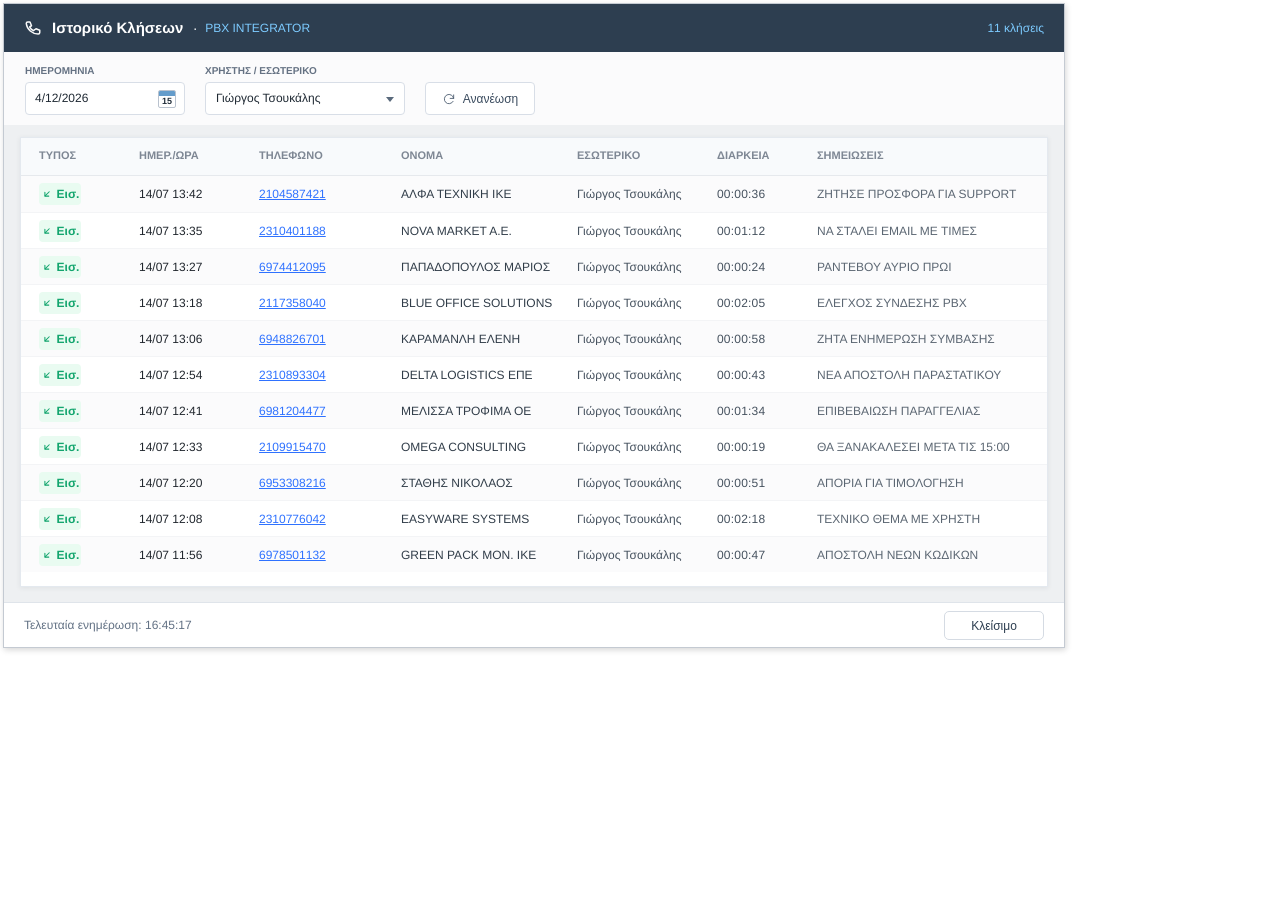
<file: ui/call-history.html>
<!DOCTYPE html>
<html lang="el">
<head>
  <meta charset="UTF-8">
  <meta name="viewport" content="width=device-width, initial-scale=1.0">
  <meta name="format-detection" content="telephone=no">
  <title>Call History</title>
  <style>
    * {
      box-sizing: border-box;
    }

    html,
    body {
      width: 100%;
      min-height: 100%;
      margin: 0;
      background: transparent;
      font-family: "Segoe UI", Tahoma, Arial, sans-serif;
      overflow: visible;
      text-rendering: geometricPrecision;
      -webkit-font-smoothing: antialiased;
    }

    body {
      display: grid;
      place-items: start;
      padding: 3px 0 0 3px;
    }

    .call-window {
      position: relative;
      width: 1062px;
      height: 645px;
      display: flex;
      flex-direction: column;
      color: #2b3844;
      background: #eef0f2;
      border: 1px solid #c4cad2;
      box-shadow: 1px 2px 6px rgba(0, 0, 0, .16);
      overflow: hidden;
      font-size: 12px;
      line-height: 1;
    }

    /* ---------- Title bar ---------- */
    .titlebar {
      flex: 0 0 auto;
      height: 48px;
      display: flex;
      align-items: center;
      gap: 10px;
      padding: 0 20px;
      background: #2d3e50;
      color: #ffffff;
    }

    .titlebar__icon {
      width: 18px;
      height: 18px;
      flex: 0 0 auto;
      fill: none;
      stroke: #ffffff;
      stroke-width: 2;
      stroke-linecap: round;
      stroke-linejoin: round;
      opacity: .98;
    }

    .titlebar__title {
      font-size: 15px;
      font-weight: 700;
      letter-spacing: 0;
      white-space: nowrap;
    }

    .titlebar__brand {
      display: inline-flex;
      align-items: center;
      gap: 8px;
      color: #7dcbff;
      font-size: 12px;
      font-weight: 400;
      letter-spacing: 0;
      white-space: nowrap;
    }

    .titlebar__brand::before {
      content: "·";
      color: #ffffff;
      font-size: 14px;
      font-weight: 400;
      line-height: 1;
    }

    .titlebar__count {
      margin-left: auto;
      color: #7dcbff;
      font-size: 12px;
      font-weight: 400;
      white-space: nowrap;
    }

    /* ---------- Toolbar (sits on the gray body) ---------- */
    .toolbar {
      flex: 0 0 auto;
      height: 73px;
      display: flex;
      align-items: flex-end;
      gap: 20px;
      padding: 14px 0 10px 21px;
      background: #fbfbfc;
    }

    .field {
      display: flex;
      flex-direction: column;
      gap: 4px;
    }

    .field__label {
      color: #657283;
      font-size: 10px;
      font-weight: 600;
      line-height: 12px;
      letter-spacing: 0;
      white-space: nowrap;
    }

    .date-wrap {
      position: relative;
      width: 160px;
      height: 33px;
      display: flex;
      align-items: center;
      padding: 0 28px 0 9px;
      background: #ffffff;
      border: 1px solid #d8dee7;
      border-radius: 4px;
    }

    .date-text {
      color: #1f2933;
      font-size: 12px;
      line-height: 31px;
      white-space: nowrap;
    }

    /* small calendar box floating inside the field */
    .date-picker-icon {
      position: absolute;
      top: 50%;
      right: 8px;
      transform: translateY(-50%);
      width: 18px;
      height: 18px;
      display: flex;
      align-items: flex-end;
      justify-content: center;
      padding-bottom: 1px;
      color: #24303c;
      background: #ffffff;
      border: 1px solid #b9c2ce;
      border-radius: 2px;
      font-size: 9px;
      font-weight: 600;
      line-height: 1;
      overflow: hidden;
    }

    .date-picker-icon::before {
      content: "";
      position: absolute;
      top: 0;
      left: 0;
      right: 0;
      height: 5px;
      background: #649ccb;
    }

    .user-combo {
      position: relative;
      width: 200px;
      height: 33px;
      background: #ffffff;
      border: 1px solid #d8dee7;
      border-radius: 4px;
      cursor: default;
    }

    .user-combo__value {
      display: block;
      width: calc(100% - 28px);
      height: 100%;
      padding: 0 10px;
      color: #1f2933;
      font: 12px/31px "Segoe UI", Tahoma, Arial, sans-serif;
      overflow: hidden;
      text-overflow: ellipsis;
      white-space: nowrap;
    }

    .user-combo::after {
      content: "";
      position: absolute;
      top: 14px;
      right: 10px;
      width: 0;
      height: 0;
      border-left: 4px solid transparent;
      border-right: 4px solid transparent;
      border-top: 5px solid #5a6a7c;
      pointer-events: none;
    }

    .refresh {
      width: 110px;
      height: 33px;
      display: inline-flex;
      align-items: center;
      gap: 7px;
      justify-content: center;
      padding: 0 12px;
      color: #3a4b5e;
      background: #ffffff;
      border: 1px solid #d8dee7;
      border-radius: 4px;
      font-size: 12px;
      font-weight: 400;
      white-space: nowrap;
      cursor: pointer;
    }

    .refresh:hover {
      background: #f7f9fb;
      border-color: #b3bdc9;
    }

    .refresh__icon {
      width: 14px;
      height: 14px;
      fill: none;
      stroke: #4a5b6e;
      stroke-width: 1.5;
      stroke-linecap: round;
      stroke-linejoin: round;
    }

    /* ---------- Table card ---------- */
    .table-card {
      flex: 0 0 auto;
      height: 450px;
      margin: 12px 16px 0;
      background: #ffffff;
      border: 1px solid #e4e9ef;
      border-radius: 0;
      box-shadow: 0 1px 5px rgba(38, 53, 68, .08);
      overflow-y: auto;
      overflow-x: hidden;
      scrollbar-color: #c8c8c8 #f1f1f1;
      scrollbar-width: thin;
    }

    .table-card::-webkit-scrollbar {
      width: 16px;
    }

    .table-card::-webkit-scrollbar-track {
      background: #f1f1f1;
      border-left: 1px solid #e1e5ea;
    }

    .table-card::-webkit-scrollbar-thumb {
      background: #c8c8c8;
      border: 1px solid #f1f1f1;
    }

    .row {
      display: grid;
      grid-template-columns: 90px 110px 132px 166px 130px 90px minmax(174px, 1fr);
      align-items: center;
      column-gap: 10px;
      height: 36px;
      padding: 0 18px;
      white-space: nowrap;
    }

    .row--head {
      position: sticky;
      top: 0;
      z-index: 5;
      height: 38px;
      background: #f8fafc;
      border-bottom: 1px solid #e6e9ed;
      color: #7e8794;
      font-size: 11px;
      font-weight: 700;
      letter-spacing: 0;
    }

    .row--data {
      color: #20262d;
      font-size: 12px;
      font-weight: 400;
    }

    .row--data + .row--data {
      border-top: 1px solid #f3f4f6;
    }

    .row--data:nth-of-type(even) {
      background: #fbfbfc;
    }

    .cell {
      overflow: hidden;
      text-overflow: ellipsis;
    }

    .type {
      display: inline-flex;
      align-items: center;
      justify-content: center;
      gap: 4px;
      width: 42px;
      height: 22px;
      color: #13a56e;
      background: #e9fbf1;
      border-radius: 4px;
      font-size: 12px;
      font-weight: 700;
    }

    .type__icon {
      width: 12px;
      height: 12px;
      flex: 0 0 auto;
      fill: none;
      stroke: #13a56e;
      stroke-width: 1.4;
      stroke-linecap: round;
      stroke-linejoin: round;
    }

    .datetime {
      color: #20262d;
    }

    .phone {
      color: #2f72ff;
      text-decoration: underline;
      cursor: pointer;
    }

    .phone:hover {
      text-decoration: underline;
    }

    .name {
      color: #313d49;
    }

    .ext {
      color: #46525f;
    }

    .duration {
      color: #46525f;
      font-variant-numeric: tabular-nums;
      letter-spacing: .2px;
    }

    .notes {
      color: #5c6773;
    }

    /* ---------- Footer (sits on the gray body) ---------- */
    .footer {
      flex: 0 0 auto;
      margin-top: auto;
      height: 45px;
      display: flex;
      align-items: center;
      padding: 0 20px;
      background: #ffffff;
      border-top: 1px solid #dfe4ea;
    }

    .footer__status {
      color: #627184;
      font-size: 12px;
      font-weight: 400;
    }

    .close-btn {
      margin-left: auto;
      width: 100px;
      height: 29px;
      color: #2d3e50;
      background: #ffffff;
      border: 1px solid #d5dbe3;
      border-radius: 5px;
      font: 400 12px/27px "Segoe UI", Tahoma, Arial, sans-serif;
      cursor: pointer;
    }

    .close-btn:hover {
      background: #f7f9fb;
      border-color: #a4afbd;
    }
  </style>
</head>
<body>
  <section class="call-window" aria-label="Ιστορικό Κλήσεων">
    <!-- Title bar -->
    <header class="titlebar">
      <svg class="titlebar__icon" viewBox="0 0 24 24" aria-hidden="true">
        <path d="M5 4h3l2 5-2.5 1.5a11 11 0 0 0 5 5L16 13l5 2v3a2 2 0 0 1-2 2A16 16 0 0 1 3 6a2 2 0 0 1 2-2Z"></path>
      </svg>
      <span class="titlebar__title" data-i18n="title">Ιστορικό Κλήσεων</span>
      <span class="titlebar__brand">PBX INTEGRATOR</span>
      <span class="titlebar__count"><span data-count>11</span>&nbsp;<span data-i18n="calls">κλήσεις</span></span>
    </header>

    <!-- Toolbar -->
    <div class="toolbar">
      <div class="field">
        <span class="field__label" data-i18n="dateLabel">ΗΜΕΡΟΜΗΝΙΑ</span>
        <span class="date-wrap">
          <span class="date-text">14/7/2026</span>
          <span class="date-picker-icon" aria-hidden="true">15</span>
        </span>
      </div>

      <div class="field">
        <span class="field__label" data-i18n="userLabel">ΧΡΗΣΤΗΣ / ΕΣΩΤΕΡΙΚΟ</span>
        <div class="user-combo" aria-label="Χρήστης / Εσωτερικό">
          <span class="user-combo__value">Γιώργος Τσουκάλης</span>
        </div>
      </div>

      <button class="refresh" type="button">
        <svg class="refresh__icon" viewBox="0 0 24 24" aria-hidden="true">
          <path d="M20 11a8 8 0 1 0-.9 5"></path>
          <path d="M20 5v6h-6"></path>
        </svg>
        <span data-i18n="refresh">Ανανέωση</span>
      </button>
    </div>

    <!-- Table card -->
    <div class="table-card">
      <div class="row row--head">
        <span class="cell" data-i18n="colType">ΤΥΠΟΣ</span>
        <span class="cell" data-i18n="colDatetime">ΗΜΕΡ./ΩΡΑ</span>
        <span class="cell" data-i18n="colPhone">ΤΗΛΕΦΩΝΟ</span>
        <span class="cell" data-i18n="colName">ΟΝΟΜΑ</span>
        <span class="cell" data-i18n="colExt">ΕΣΩΤΕΡΙΚΟ</span>
        <span class="cell" data-i18n="colDuration">ΔΙΑΡΚΕΙΑ</span>
        <span class="cell" data-i18n="colNotes">ΣΗΜΕΙΩΣΕΙΣ</span>
      </div>

      <div class="row row--data">
        <span class="cell type"><svg class="type__icon" viewBox="0 0 16 16" aria-hidden="true"><path d="M11 5 5.4 10.6"></path><path d="M10.4 10.8H5.2V5.6"></path></svg><span data-i18n="incoming">Εισ.</span></span>
        <span class="cell datetime">14/07 13:42</span>
        <span class="cell"><a class="phone">2104587421</a></span>
        <span class="cell name">ΑΛΦΑ ΤΕΧΝΙΚΗ ΙΚΕ</span>
        <span class="cell ext">Γιώργος Τσουκάλης</span>
        <span class="cell duration">00:00:36</span>
        <span class="cell notes">ΖΗΤΗΣΕ ΠΡΟΣΦΟΡΑ ΓΙΑ SUPPORT</span>
      </div>

      <div class="row row--data">
        <span class="cell type"><svg class="type__icon" viewBox="0 0 16 16" aria-hidden="true"><path d="M11 5 5.4 10.6"></path><path d="M10.4 10.8H5.2V5.6"></path></svg><span data-i18n="incoming">Εισ.</span></span>
        <span class="cell datetime">14/07 13:35</span>
        <span class="cell"><a class="phone">2310401188</a></span>
        <span class="cell name">NOVA MARKET A.E.</span>
        <span class="cell ext">Γιώργος Τσουκάλης</span>
        <span class="cell duration">00:01:12</span>
        <span class="cell notes">ΝΑ ΣΤΑΛΕΙ EMAIL ΜΕ ΤΙΜΕΣ</span>
      </div>

      <div class="row row--data">
        <span class="cell type"><svg class="type__icon" viewBox="0 0 16 16" aria-hidden="true"><path d="M11 5 5.4 10.6"></path><path d="M10.4 10.8H5.2V5.6"></path></svg><span data-i18n="incoming">Εισ.</span></span>
        <span class="cell datetime">14/07 13:27</span>
        <span class="cell"><a class="phone">6974412095</a></span>
        <span class="cell name">ΠΑΠΑΔΟΠΟΥΛΟΣ ΜΑΡΙΟΣ</span>
        <span class="cell ext">Γιώργος Τσουκάλης</span>
        <span class="cell duration">00:00:24</span>
        <span class="cell notes">ΡΑΝΤΕΒΟΥ ΑΥΡΙΟ ΠΡΩΙ</span>
      </div>

      <div class="row row--data">
        <span class="cell type"><svg class="type__icon" viewBox="0 0 16 16" aria-hidden="true"><path d="M11 5 5.4 10.6"></path><path d="M10.4 10.8H5.2V5.6"></path></svg><span data-i18n="incoming">Εισ.</span></span>
        <span class="cell datetime">14/07 13:18</span>
        <span class="cell"><a class="phone">2117358040</a></span>
        <span class="cell name">BLUE OFFICE SOLUTIONS</span>
        <span class="cell ext">Γιώργος Τσουκάλης</span>
        <span class="cell duration">00:02:05</span>
        <span class="cell notes">ΕΛΕΓΧΟΣ ΣΥΝΔΕΣΗΣ PBX</span>
      </div>

      <div class="row row--data">
        <span class="cell type"><svg class="type__icon" viewBox="0 0 16 16" aria-hidden="true"><path d="M11 5 5.4 10.6"></path><path d="M10.4 10.8H5.2V5.6"></path></svg><span data-i18n="incoming">Εισ.</span></span>
        <span class="cell datetime">14/07 13:06</span>
        <span class="cell"><a class="phone">6948826701</a></span>
        <span class="cell name">ΚΑΡΑΜΑΝΛΗ ΕΛΕΝΗ</span>
        <span class="cell ext">Γιώργος Τσουκάλης</span>
        <span class="cell duration">00:00:58</span>
        <span class="cell notes">ΖΗΤΑ ΕΝΗΜΕΡΩΣΗ ΣΥΜΒΑΣΗΣ</span>
      </div>

      <div class="row row--data">
        <span class="cell type"><svg class="type__icon" viewBox="0 0 16 16" aria-hidden="true"><path d="M11 5 5.4 10.6"></path><path d="M10.4 10.8H5.2V5.6"></path></svg><span data-i18n="incoming">Εισ.</span></span>
        <span class="cell datetime">14/07 12:54</span>
        <span class="cell"><a class="phone">2310893304</a></span>
        <span class="cell name">DELTA LOGISTICS ΕΠΕ</span>
        <span class="cell ext">Γιώργος Τσουκάλης</span>
        <span class="cell duration">00:00:43</span>
        <span class="cell notes">ΝΕΑ ΑΠΟΣΤΟΛΗ ΠΑΡΑΣΤΑΤΙΚΟΥ</span>
      </div>

      <div class="row row--data">
        <span class="cell type"><svg class="type__icon" viewBox="0 0 16 16" aria-hidden="true"><path d="M11 5 5.4 10.6"></path><path d="M10.4 10.8H5.2V5.6"></path></svg><span data-i18n="incoming">Εισ.</span></span>
        <span class="cell datetime">14/07 12:41</span>
        <span class="cell"><a class="phone">6981204477</a></span>
        <span class="cell name">ΜΕΛΙΣΣΑ ΤΡΟΦΙΜΑ ΟΕ</span>
        <span class="cell ext">Γιώργος Τσουκάλης</span>
        <span class="cell duration">00:01:34</span>
        <span class="cell notes">ΕΠΙΒΕΒΑΙΩΣΗ ΠΑΡΑΓΓΕΛΙΑΣ</span>
      </div>

      <div class="row row--data">
        <span class="cell type"><svg class="type__icon" viewBox="0 0 16 16" aria-hidden="true"><path d="M11 5 5.4 10.6"></path><path d="M10.4 10.8H5.2V5.6"></path></svg><span data-i18n="incoming">Εισ.</span></span>
        <span class="cell datetime">14/07 12:33</span>
        <span class="cell"><a class="phone">2109915470</a></span>
        <span class="cell name">OMEGA CONSULTING</span>
        <span class="cell ext">Γιώργος Τσουκάλης</span>
        <span class="cell duration">00:00:19</span>
        <span class="cell notes">ΘΑ ΞΑΝΑΚΑΛΕΣΕΙ ΜΕΤΑ ΤΙΣ 15:00</span>
      </div>

      <div class="row row--data">
        <span class="cell type"><svg class="type__icon" viewBox="0 0 16 16" aria-hidden="true"><path d="M11 5 5.4 10.6"></path><path d="M10.4 10.8H5.2V5.6"></path></svg><span data-i18n="incoming">Εισ.</span></span>
        <span class="cell datetime">14/07 12:20</span>
        <span class="cell"><a class="phone">6953308216</a></span>
        <span class="cell name">ΣΤΑΘΗΣ ΝΙΚΟΛΑΟΣ</span>
        <span class="cell ext">Γιώργος Τσουκάλης</span>
        <span class="cell duration">00:00:51</span>
        <span class="cell notes">ΑΠΟΡΙΑ ΓΙΑ ΤΙΜΟΛΟΓΗΣΗ</span>
      </div>

      <div class="row row--data">
        <span class="cell type"><svg class="type__icon" viewBox="0 0 16 16" aria-hidden="true"><path d="M11 5 5.4 10.6"></path><path d="M10.4 10.8H5.2V5.6"></path></svg><span data-i18n="incoming">Εισ.</span></span>
        <span class="cell datetime">14/07 12:08</span>
        <span class="cell"><a class="phone">2310776042</a></span>
        <span class="cell name">EASYWARE SYSTEMS</span>
        <span class="cell ext">Γιώργος Τσουκάλης</span>
        <span class="cell duration">00:02:18</span>
        <span class="cell notes">ΤΕΧΝΙΚΟ ΘΕΜΑ ΜΕ ΧΡΗΣΤΗ</span>
      </div>

      <div class="row row--data">
        <span class="cell type"><svg class="type__icon" viewBox="0 0 16 16" aria-hidden="true"><path d="M11 5 5.4 10.6"></path><path d="M10.4 10.8H5.2V5.6"></path></svg><span data-i18n="incoming">Εισ.</span></span>
        <span class="cell datetime">14/07 11:56</span>
        <span class="cell"><a class="phone">6978501132</a></span>
        <span class="cell name">GREEN PACK ΜΟΝ. ΙΚΕ</span>
        <span class="cell ext">Γιώργος Τσουκάλης</span>
        <span class="cell duration">00:00:47</span>
        <span class="cell notes">ΑΠΟΣΤΟΛΗ ΝΕΩΝ ΚΩΔΙΚΩΝ</span>
      </div>
    </div>

    <!-- Footer -->
    <footer class="footer">
      <span class="footer__status"><span data-i18n="lastUpdate">Τελευταία ενημέρωση</span>: <span data-footer-datetime></span></span>
      <button class="close-btn" type="button" data-i18n="close">Κλείσιμο</button>
    </footer>
  </section>

  <script>
    const translations = {
      el: {
        title: "Ιστορικό Κλήσεων",
        calls: "κλήσεις",
        dateLabel: "ΗΜΕΡΟΜΗΝΙΑ",
        userLabel: "ΧΡΗΣΤΗΣ / ΕΣΩΤΕΡΙΚΟ",
        refresh: "Ανανέωση",
        colType: "ΤΥΠΟΣ",
        colDatetime: "ΗΜΕΡ./ΩΡΑ",
        colPhone: "ΤΗΛΕΦΩΝΟ",
        colName: "ΟΝΟΜΑ",
        colExt: "ΕΣΩΤΕΡΙΚΟ",
        colDuration: "ΔΙΑΡΚΕΙΑ",
        colNotes: "ΣΗΜΕΙΩΣΕΙΣ",
        incoming: "Εισ.",
        lastUpdate: "Τελευταία ενημέρωση",
        close: "Κλείσιμο",
        windowLabel: "Ιστορικό Κλήσεων",
        userComboLabel: "Χρήστης / Εσωτερικό",
        userName: "Γιώργος Τσουκάλης",
        names: [
          "ΑΛΦΑ ΤΕΧΝΙΚΗ ΙΚΕ",
          "NOVA MARKET A.E.",
          "ΠΑΠΑΔΟΠΟΥΛΟΣ ΜΑΡΙΟΣ",
          "BLUE OFFICE SOLUTIONS",
          "ΚΑΡΑΜΑΝΛΗ ΕΛΕΝΗ",
          "DELTA LOGISTICS ΕΠΕ",
          "ΜΕΛΙΣΣΑ ΤΡΟΦΙΜΑ ΟΕ",
          "OMEGA CONSULTING",
          "ΣΤΑΘΗΣ ΝΙΚΟΛΑΟΣ",
          "EASYWARE SYSTEMS",
          "GREEN PACK ΜΟΝ. ΙΚΕ"
        ],
        notes: [
          "ΖΗΤΗΣΕ ΠΡΟΣΦΟΡΑ ΓΙΑ SUPPORT",
          "ΝΑ ΣΤΑΛΕΙ EMAIL ΜΕ ΤΙΜΕΣ",
          "ΡΑΝΤΕΒΟΥ ΑΥΡΙΟ ΠΡΩΙ",
          "ΕΛΕΓΧΟΣ ΣΥΝΔΕΣΗΣ PBX",
          "ΖΗΤΑ ΕΝΗΜΕΡΩΣΗ ΣΥΜΒΑΣΗΣ",
          "ΝΕΑ ΑΠΟΣΤΟΛΗ ΠΑΡΑΣΤΑΤΙΚΟΥ",
          "ΕΠΙΒΕΒΑΙΩΣΗ ΠΑΡΑΓΓΕΛΙΑΣ",
          "ΘΑ ΞΑΝΑΚΑΛΕΣΕΙ ΜΕΤΑ ΤΙΣ 15:00",
          "ΑΠΟΡΙΑ ΓΙΑ ΤΙΜΟΛΟΓΗΣΗ",
          "ΤΕΧΝΙΚΟ ΘΕΜΑ ΜΕ ΧΡΗΣΤΗ",
          "ΑΠΟΣΤΟΛΗ ΝΕΩΝ ΚΩΔΙΚΩΝ"
        ]
      },
      en: {
        title: "Call History",
        calls: "calls",
        dateLabel: "DATE",
        userLabel: "USER / EXTENSION",
        refresh: "Refresh",
        colType: "TYPE",
        colDatetime: "DATE/TIME",
        colPhone: "PHONE",
        colName: "NAME",
        colExt: "EXTENSION",
        colDuration: "DURATION",
        colNotes: "NOTES",
        incoming: "In.",
        lastUpdate: "Last update",
        close: "Close",
        windowLabel: "Call History",
        userComboLabel: "User / Extension",
        userName: "George Tsoukalis",
        names: [
          "ALPHA TECHNICAL LLC",
          "NOVA MARKET S.A.",
          "MARIOS PAPADOPOULOS",
          "BLUE OFFICE SOLUTIONS",
          "ELENI KARAMANLI",
          "DELTA LOGISTICS LTD",
          "MELISSA FOODS",
          "OMEGA CONSULTING",
          "NIKOLAOS STATHIS",
          "EASYWARE SYSTEMS",
          "GREEN PACK SINGLE-MEMBER LLC"
        ],
        notes: [
          "REQUESTED A SUPPORT QUOTE",
          "SEND EMAIL WITH PRICES",
          "APPOINTMENT TOMORROW MORNING",
          "PBX CONNECTION CHECK",
          "ASKS FOR CONTRACT UPDATE",
          "NEW DOCUMENT DISPATCH",
          "ORDER CONFIRMATION",
          "WILL CALL BACK AFTER 15:00",
          "QUESTION ABOUT INVOICING",
          "TECHNICAL ISSUE WITH USER",
          "SEND NEW CODES"
        ]
      }
    };

    function getLanguage() {
      const params = new URLSearchParams(window.location.search);
      const requested = params.get("lang");
      if (requested === "en" || requested === "el") return requested;

      try {
        const stored = window.localStorage.getItem("pbx-language");
        if (stored === "en" || stored === "el") return stored;
      } catch {}

      return document.documentElement.lang === "en" ? "en" : "el";
    }

    function applyLanguage(lang) {
      const selected = translations[lang] || translations.el;
      document.documentElement.lang = lang;
      document.title = selected.title;
      document.querySelector(".call-window")?.setAttribute("aria-label", selected.windowLabel);
      document.querySelector(".user-combo")?.setAttribute("aria-label", selected.userComboLabel);
      document.querySelector(".user-combo__value").textContent = selected.userName;

      document.querySelectorAll("[data-i18n]").forEach((element) => {
        const key = element.dataset.i18n;
        if (selected[key]) element.textContent = selected[key];
      });

      document.querySelectorAll(".row--data .name").forEach((element, index) => {
        if (selected.names[index]) element.textContent = selected.names[index];
      });

      document.querySelectorAll(".row--data .ext").forEach((element) => {
        element.textContent = selected.userName;
      });

      document.querySelectorAll(".row--data .notes").forEach((element, index) => {
        if (selected.notes[index]) element.textContent = selected.notes[index];
      });
    }

    applyLanguage(getLanguage());

    function formatDate(value, includeYear = true) {
      const pad = (number) => String(number).padStart(2, "0");
      const day = pad(value.getDate());
      const month = pad(value.getMonth() + 1);
      if (!includeYear) return `${day}/${month}`;
      return `${day}/${month}/${value.getFullYear()}`;
    }

    function formatTime(value, includeSeconds = true) {
      const pad = (number) => String(number).padStart(2, "0");
      const hours = pad(value.getHours());
      const minutes = pad(value.getMinutes());
      if (!includeSeconds) return `${hours}:${minutes}`;
      return `${hours}:${minutes}:${pad(value.getSeconds())}`;
    }

    function applyOpenTimestamp() {
      const openedAt = new Date();
      const dateText = document.querySelector(".date-text");
      const footerDateTime = document.querySelector("[data-footer-datetime]");

      if (dateText) {
        const day = openedAt.getDate();
        const month = openedAt.getMonth() + 1;
        const year = openedAt.getFullYear();
        dateText.textContent = `${day}/${month}/${year}`;
      }

      if (footerDateTime) footerDateTime.textContent = formatTime(openedAt);
    }

    applyOpenTimestamp();

  </script>
</body>
</html>
</file>
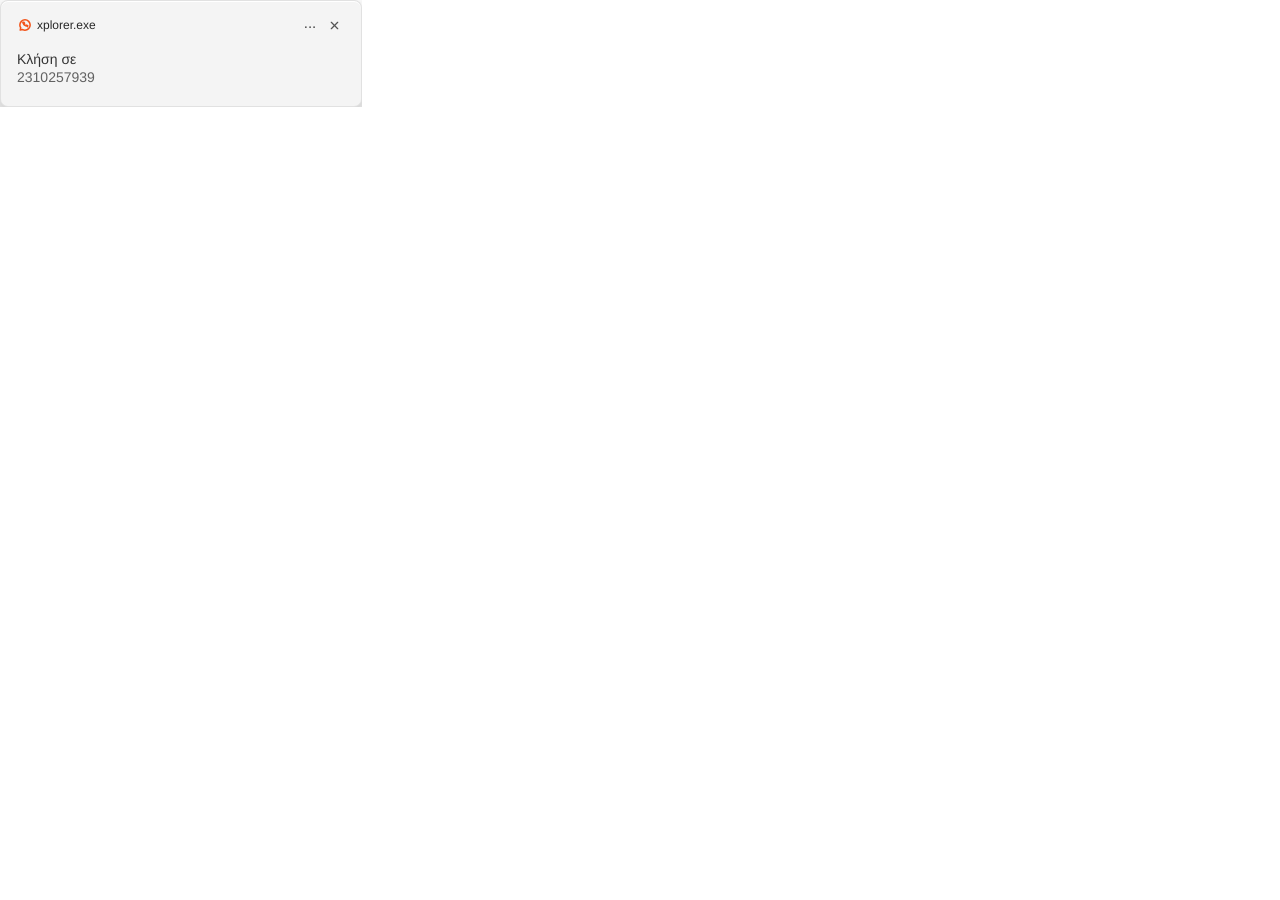
<file: ui/copy-call.html>
<!DOCTYPE html>
<html lang="el">
<head>
  <meta charset="UTF-8">
  <meta name="viewport" content="width=device-width, initial-scale=1.0">
  <meta name="format-detection" content="telephone=no">
  <title>Copy Call Notification</title>
  <style>
    * {
      box-sizing: border-box;
    }

    html,
    body {
      width: 100%;
      min-height: 100%;
      margin: 0;
      background: transparent;
      font-family: "Segoe UI", "Segoe UI Variable", Tahoma, Arial, sans-serif;
      -webkit-font-smoothing: antialiased;
      text-rendering: geometricPrecision;
      overflow: hidden;
    }

    body {
      display: grid;
      place-items: start;
    }

    .capture {
      position: relative;
      width: 362px;
      height: 107px;
      overflow: hidden;
      background: transparent;
    }

    .toast {
      position: absolute;
      left: 0;
      top: 0;
      width: 362px;
      height: 107px;
      padding: 14px 17px 14px 16px;
      color: #1f1f1f;
      background: #f4f4f4;
      border: 1px solid rgba(0, 0, 0, 0.08);
      border-radius: 8px;
      box-shadow:
        0 14px 34px rgba(0, 0, 0, 0.32),
        inset 0 1px 0 rgba(255, 255, 255, 0.96);
    }

    .toast__header {
      height: 20px;
      display: grid;
      grid-template-columns: 18px minmax(0, 1fr) 24px 20px;
      align-items: center;
      column-gap: 2px;
    }

    .toast__app-icon {
      width: 14px;
      height: 14px;
      margin-left: 1px;
      color: #f25319;
      fill: none;
      stroke: currentColor;
      stroke-width: 1.75;
      stroke-linecap: round;
      stroke-linejoin: round;
    }

    .toast__app {
      min-width: 0;
      color: #282828;
      font-size: 12px;
      font-weight: 400;
      line-height: 20px;
      letter-spacing: 0;
      white-space: nowrap;
      overflow: hidden;
      text-overflow: ellipsis;
    }

    .toast__dots {
      height: 20px;
      display: grid;
      place-items: center;
      color: #454545;
      font-size: 15px;
      font-weight: 400;
      line-height: 1;
      transform: translateY(-2px);
    }

    .toast__close {
      width: 20px;
      height: 20px;
      display: grid;
      place-items: center;
      color: #555;
    }

    .toast__close svg {
      width: 11px;
      height: 11px;
      display: block;
      fill: none;
      stroke: currentColor;
      stroke-width: 1.35;
      stroke-linecap: round;
    }

    .toast__body {
      margin-top: 16px;
      padding-left: 0;
    }

    .toast__title {
      margin: 0;
      color: #333333;
      font-size: 14px;
      font-weight: 400;
      line-height: 17px;
      letter-spacing: 0;
    }

    .toast__number {
      margin: 1px 0 0;
      color: #626262;
      font-size: 14px;
      font-weight: 400;
      line-height: 17px;
      letter-spacing: 0;
    }

  </style>
</head>
<body>
  <main class="capture" aria-label="Ειδοποίηση κλήσης" data-i18n-aria-label="notificationLabel">
    <section class="toast" aria-label="Κλήση σε 2310257939" data-i18n-aria-label="toastLabel">
      <header class="toast__header">
        <svg class="toast__app-icon" viewBox="0 0 16 16" aria-hidden="true">
          <path d="M8 2.1a5.9 5.9 0 0 1 5.9 5.9c0 3.26-2.64 5.9-5.9 5.9a5.8 5.8 0 0 1-2.64-.63l-2.8.55.55-2.65A5.86 5.86 0 0 1 2.1 8 5.9 5.9 0 0 1 8 2.1Z"></path>
          <path d="M5.8 5.25c.28 1.96 1.35 3.05 3.46 3.58"></path>
          <path d="m5.8 5.25 1.05-.38.64 1.35-.72.48"></path>
          <path d="m9.26 8.83.54-.68 1.36.65-.42 1.03"></path>
        </svg>
        <span class="toast__app">xplorer.exe</span>
        <span class="toast__dots" aria-hidden="true">...</span>
        <span class="toast__close" aria-hidden="true">
          <svg viewBox="0 0 12 12">
            <path d="M2.5 2.5 9.5 9.5"></path>
            <path d="M9.5 2.5 2.5 9.5"></path>
          </svg>
        </span>
      </header>

      <div class="toast__body">
        <p class="toast__title" data-i18n="callTo">Κλήση σε</p>
        <p class="toast__number">2310257939</p>
      </div>
    </section>
  </main>
  <script>
    const translations = {
      el: {
        htmlLang: "el",
        notificationLabel: "Ειδοποίηση κλήσης",
        toastLabel: "Κλήση σε 2310257939",
        callTo: "Κλήση σε"
      },
      en: {
        htmlLang: "en",
        notificationLabel: "Call notification",
        toastLabel: "Call to 2310257939",
        callTo: "Call to"
      }
    };

    const params = new URLSearchParams(window.location.search);
    const lang = params.get("lang") === "en" ? "en" : "el";
    const copy = translations[lang];

    document.documentElement.lang = copy.htmlLang;

    document.querySelectorAll("[data-i18n]").forEach((element) => {
      const key = element.dataset.i18n;
      if (copy[key]) element.textContent = copy[key];
    });

    document.querySelectorAll("[data-i18n-aria-label]").forEach((element) => {
      const key = element.dataset.i18nAriaLabel;
      if (copy[key]) element.setAttribute("aria-label", copy[key]);
    });
  </script>
</body>
</html>
</file>
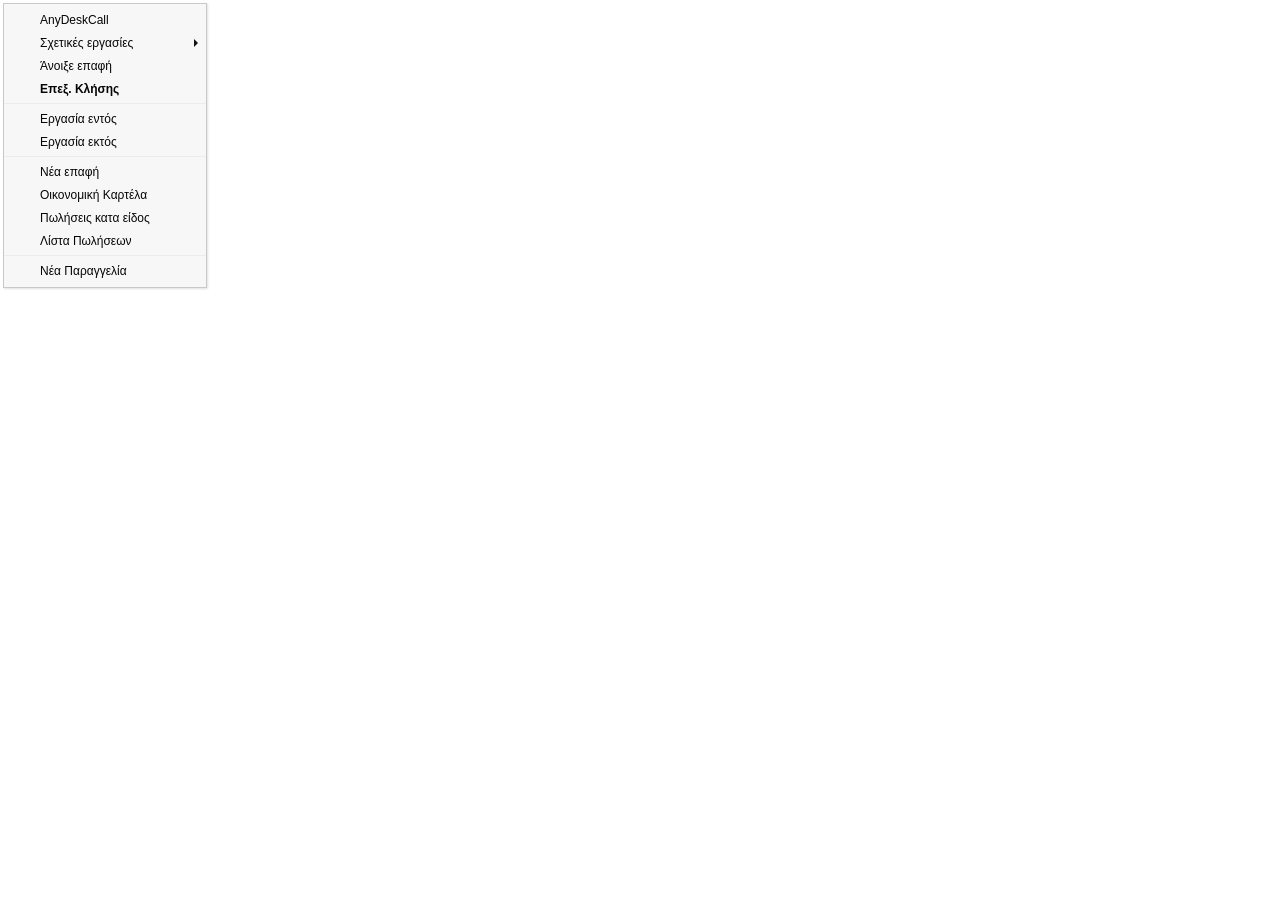
<file: ui/history.html>
<!DOCTYPE html>
<html lang="el">
<head>
  <meta charset="UTF-8">
  <meta name="viewport" content="width=device-width, initial-scale=1.0">
  <meta name="format-detection" content="telephone=no">
  <title>History Menu</title>
  <style>
    * {
      box-sizing: border-box;
    }

    html,
    body {
      width: 100%;
      min-height: 100%;
      margin: 0;
      background: transparent;
      font-family: "Segoe UI", Tahoma, Arial, sans-serif;
      overflow: visible;
    }

    body {
      display: grid;
      place-items: start;
      padding: 3px 0 0 3px;
      background: transparent;
    }

    .history-menu {
      position: relative;
      width: 204px;
      min-height: 262px;
      margin: 0;
      padding: 4px 0 5px;
      list-style: none;
      color: #050505;
      background: #f7f7f7;
      border: 1px solid #c9c9c9;
      box-shadow: 1px 1px 2px rgba(0, 0, 0, 0.12);
      font-size: 12px;
      font-weight: 400;
      line-height: 1;
      overflow: visible;
    }

    .history-menu__item {
      position: relative;
      height: 23px;
      padding: 0 24px 0 36px;
      display: flex;
      align-items: center;
      white-space: nowrap;
      cursor: default;
    }

    .history-menu__item--strong {
      font-weight: 700;
    }

    .history-menu__item:focus-visible,
    .history-menu__item.is-demo-hover {
      color: #000;
      background: #e5f3ff;
      outline: 1px solid #99d1ff;
      outline-offset: -1px;
    }

    .history-menu__item--has-submenu::after {
      content: "";
      position: absolute;
      top: 50%;
      right: 8px;
      width: 0;
      height: 0;
      border-top: 4px solid transparent;
      border-bottom: 4px solid transparent;
      border-left: 4px solid #111;
      transform: translateY(-50%);
      z-index: 4;
    }

    .history-menu__separator {
      height: 1px;
      margin: 3px 0;
      background: #dddddd;
      border-top: 1px solid #ececec;
    }

    .history-menu__item--has-submenu.is-demo-open > .history-submenu,
    .history-menu__item--has-submenu:focus-within > .history-submenu {
      display: block;
    }

    .history-submenu {
      display: none;
      position: absolute;
      top: -5px;
      left: 100%;
      margin-left: -1px;
      width: max-content;
      min-width: 430px;
      margin-top: 0;
      padding: 4px 0 5px;
      list-style: none;
      color: #050505;
      background: #f7f7f7;
      border: 1px solid #c8c8c8;
      box-shadow: 1px 1px 2px rgba(0, 0, 0, 0.16);
      font-size: 12px;
      font-weight: 400;
      line-height: 1;
      overflow: visible;
      z-index: 9999;
    }

    /* Κάθετη γραμμή ΜΟΝΟ στο submenu, όχι στο βασικό menu. */
    .history-submenu::before {
      content: "";
      position: absolute;
      left: 31px;
      top: 3px;
      bottom: 3px;
      width: 1px;
      background: #d6d6d6;
      pointer-events: none;
      z-index: 5;
    }

    .history-submenu .history-menu__item {
      width: 100%;
      height: 23px;
      padding: 0 18px 0 42px;
      display: flex;
      align-items: center;
      white-space: nowrap;
      position: relative;
      z-index: 1;
    }

    .history-submenu .history-menu__item:focus-visible {
      color: #000;
      background: #e5f3ff;
      outline: 1px solid #99d1ff;
      outline-offset: -1px;
    }
  </style>
</head>
<body>
  <ul class="history-menu" role="menu" aria-label="&#924;&#949;&#957;&#959;&#973; &#953;&#963;&#964;&#959;&#961;&#953;&#954;&#959;&#973;">
    <li class="history-menu__item" role="menuitem" data-i18n="remoteSupport">AnyDeskCall</li>

    <li
      class="history-menu__item history-menu__item--has-submenu"
      role="menuitem"
      aria-haspopup="menu"
      aria-expanded="false"
      data-menu-key="tasks"
      data-submenu-trigger="tasks"
    >
      <span data-i18n="relatedTasks">Σχετικές εργασίες</span>

      <ul class="history-submenu" role="menu" aria-label="&#931;&#967;&#949;&#964;&#953;&#954;&#941;&#962; &#949;&#961;&#947;&#945;&#963;&#943;&#949;&#962;" data-i18n-aria-label="relatedTasks">
        <li class="history-menu__item" data-menu-key="task-order" role="menuitem" data-i18n="taskOrder">ΠΑΡ0002568 -> 28/6/2026 ΠΑΡΑΓΓΕΛΙΑ</li>
        <li class="history-menu__item" data-menu-key="task-offer" role="menuitem" data-i18n="taskOffer">ΠΡΦ0001040 -> 29/6/2026 ΠΡΟΣΦΟΡΑ</li>
        <li class="history-menu__item" data-menu-key="task-demo" role="menuitem" data-i18n="taskDemo">ΕΡΓ0001875 (Τσουκάλης) -> 29/6/2026 ΝΑ ΒΑΛΟΥΜΕ ΔΩΡΕΑΝ DEMO 30 ΗΜ.</li>
      </ul>
    </li>

    <li class="history-menu__item" role="menuitem" data-i18n="openContact">Άνοιξε επαφή</li>
    <li class="history-menu__item history-menu__item--strong" role="menuitem" data-i18n="callNotes">Επεξ. Κλήσης</li>
    <li class="history-menu__separator" role="separator"></li>
    <li class="history-menu__item" data-menu-key="work-in" role="menuitem" data-i18n="onsiteWork">Εργασία εντός</li>
    <li class="history-menu__item" data-menu-key="work-out" role="menuitem" data-i18n="offsiteWork">Εργασία εκτός</li>
    <li class="history-menu__separator" role="separator"></li>
    <li class="history-menu__item" role="menuitem" data-i18n="newContact">Νέα επαφή</li>
    <li class="history-menu__item" data-menu-key="balance" role="menuitem" data-i18n="financialOverview">Οικονομική Καρτέλα</li>
    <li class="history-menu__item" role="menuitem" data-i18n="salesByItem">Πωλήσεις κατα είδος</li>
    <li class="history-menu__item" role="menuitem" data-i18n="salesList">Λίστα Πωλήσεων</li>
    <li class="history-menu__separator" role="separator"></li>
    <li class="history-menu__item" data-menu-key="order" role="menuitem" data-i18n="newOrder">Νέα Παραγγελία</li>
  </ul>
  <script>
    const translations = {
      el: {
        title: "History Menu",
        menuLabel: "Μενού ιστορικού",
        remoteSupport: "AnyDeskCall",
        relatedTasks: "Σχετικές εργασίες",
        taskOrder: "ΠΑΡ0002568 -> 28/6/2026 ΠΑΡΑΓΓΕΛΙΑ",
        taskOffer: "ΠΡΦ0001040 -> 29/6/2026 ΠΡΟΣΦΟΡΑ",
        taskDemo: "ΕΡΓ0001875 (Τσουκάλης) -> 29/6/2026 ΝΑ ΒΑΛΟΥΜΕ ΔΩΡΕΑΝ DEMO 30 ΗΜ.",
        openContact: "Άνοιξε επαφή",
        callNotes: "Επεξ. Κλήσης",
        onsiteWork: "Εργασία εντός",
        offsiteWork: "Εργασία εκτός",
        newContact: "Νέα επαφή",
        financialOverview: "Οικονομική Καρτέλα",
        salesByItem: "Πωλήσεις κατα είδος",
        salesList: "Λίστα Πωλήσεων",
        newOrder: "Νέα Παραγγελία"
      },
      en: {
        title: "History Menu",
        menuLabel: "History menu",
        remoteSupport: "AnyDesk Call",
        relatedTasks: "Related tasks",
        taskOrder: "ORD0002568 -> 28/6/2026 ORDER",
        taskOffer: "QTN0001040 -> 29/6/2026 QUOTATION",
        taskDemo: "TSK0001875 (Tsoukalis) -> 29/6/2026 SET UP FREE 30-DAY DEMO",
        openContact: "Open contact",
        callNotes: "Call notes",
        onsiteWork: "On-site work",
        offsiteWork: "Off-site work",
        newContact: "New contact",
        financialOverview: "Financial overview",
        salesByItem: "Sales by item",
        salesList: "Sales list",
        newOrder: "New order"
      }
    };

    function getLanguage() {
      const params = new URLSearchParams(window.location.search);
      const requested = params.get("lang");
      if (requested === "en" || requested === "el") return requested;

      try {
        const stored = window.localStorage.getItem("pbx-language");
        if (stored === "en" || stored === "el") return stored;
      } catch {}

      return document.documentElement.lang === "en" ? "en" : "el";
    }

    function applyLanguage(lang) {
      const selected = translations[lang] || translations.el;

      document.documentElement.lang = lang;
      document.title = selected.title;

      document.querySelector("[role='menu']")?.setAttribute("aria-label", selected.menuLabel);

      document.querySelectorAll("[data-i18n]").forEach((element) => {
        const key = element.dataset.i18n;
        if (selected[key]) element.textContent = selected[key];
      });

      document.querySelectorAll("[data-i18n-aria-label]").forEach((element) => {
        const key = element.dataset.i18nAriaLabel;
        if (selected[key]) element.setAttribute("aria-label", selected[key]);
      });
    }

    applyLanguage(getLanguage());

    const hoverItems = document.querySelectorAll("[data-menu-key]");
    const submenuTrigger = document.querySelector("[data-submenu-trigger='tasks']");

    window.addEventListener("message", (event) => {
      if (event.data?.type !== "history-hover") return;

      const submenuOpen = Boolean(event.data.submenuOpen);
      submenuTrigger?.classList.toggle("is-demo-open", submenuOpen);
      submenuTrigger?.setAttribute("aria-expanded", submenuOpen ? "true" : "false");

      hoverItems.forEach((item) => {
        item.classList.toggle("is-demo-hover", item.dataset.menuKey === event.data.item);
      });
    });
  </script>
</body>
</html>
</file>
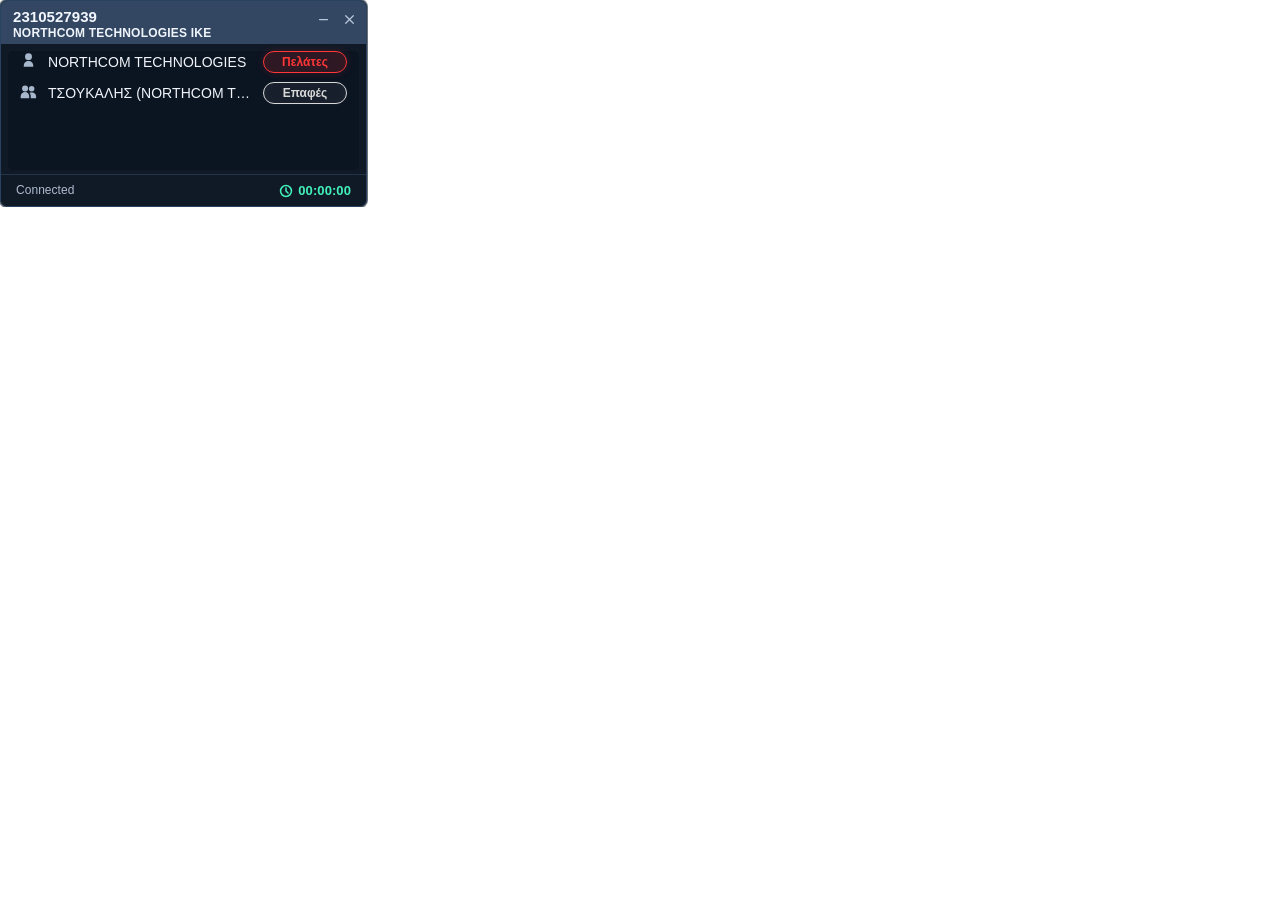
<file: ui/pop-up-colored.html>
<!DOCTYPE html>
<html lang="el">
<head>
  <meta charset="UTF-8">
  <meta name="viewport" content="width=device-width, initial-scale=1.0">
  <meta name="format-detection" content="telephone=no">
  <title>PBX Popup Colored</title>
  <style>
    :root {
      --chrome: #334762;
      --panel: #101926;
      --panel-inner: #0b1421;
      --line: #22334a;
      --title: #f3f7fe;
      --text: #edf3fb;
      --muted: #aebccf;
      --icon: #a7b7cb;
      --mint: #d7f7df;
      --mint-text: #17371f;
      --active: #42f1ba;
      --badge-bg: #21ff21;
      --badge-text: #031603;
    }

    * {
      box-sizing: border-box;
    }

    html,
    body {
      width: 100%;
      min-height: 100%;
      margin: 0;
      background: transparent;
      font-family: "Segoe UI", "Segoe UI Variable", Tahoma, Arial, sans-serif;
      text-rendering: auto;
      overflow: hidden;
    }

    body {
      display: grid;
      place-items: start;
    }

    .call-popup {
      width: 367px;
      height: 207px;
      overflow: hidden;
      color: var(--text);
      background: var(--panel);
      border: 1px solid #284260;
      border-radius: 7px;
      box-shadow:
        inset 0 1px 0 rgba(255, 255, 255, 0.04),
        0 0 0 1px rgba(5, 13, 24, 0.58);
      animation: popup-slide-up 680ms cubic-bezier(0.18, 0.82, 0.22, 1) both;
    }

    .call-popup[data-type="no-vip"] {
      --badge-bg: #ff1717;
      --badge-text: #120101;
    }

    .call-popup__titlebar {
      height: 43px;
      padding: 7px 10px 0 12px;
      display: grid;
      grid-template-columns: minmax(0, 1fr) auto;
      column-gap: 10px;
      align-items: start;
      background: var(--chrome);
    }

    .call-popup__identity {
      min-width: 0;
    }

    .call-popup__number,
    .call-popup__company-top,
    .call-popup__company,
    .call-popup__status,
    .call-popup__duration,
    .call-popup__badge,
    .call-popup__contacts {
      font-variant-ligatures: none;
    }

    .call-popup__number {
      display: block;
      color: var(--title);
      font-size: 15px;
      font-weight: 700;
      line-height: 17px;
      letter-spacing: 0.05px;
    }

    .call-popup__company-top {
      display: block;
      margin-top: 1px;
      color: #f0f5fc;
      font-size: 12px;
      font-weight: 600;
      line-height: 15px;
      letter-spacing: 0.2px;
    }

    .call-popup__window-actions {
      display: inline-flex;
      align-items: center;
      gap: 13px;
      padding-top: 5px;
      color: #b7c6d9;
    }

    .call-popup__window-icon {
      width: 13px;
      height: 13px;
      display: block;
      overflow: visible;
      fill: none;
      stroke: currentColor;
      stroke-width: 1.25;
      stroke-linecap: round;
      shape-rendering: geometricPrecision;
    }

    .call-popup__body {
      height: 131px;
      padding: 7px 7px 5px;
      background: var(--panel);
      border-bottom: 1px solid var(--line);
    }

    .call-popup__contact-list {
      height: 119px;
      padding: 0 12px 0 11px;
      background: var(--panel-inner);
      border-radius: 5px;
    }

    .call-popup__contact-entry {
      height: 31px;
      display: grid;
      grid-template-columns: 19px minmax(0, 1fr) 84px;
      align-items: start;
      column-gap: 10px;
    }

    .call-popup__person-icon,
    .call-popup__people-icon {
      width: 19px;
      height: 18px;
      display: block;
      color: var(--icon);
      fill: currentColor;
      shape-rendering: geometricPrecision;
    }

    .call-popup__person-icon {
      margin-top: 1px;
    }

    .call-popup__people-icon {
      margin-top: 2px;
    }

    .call-popup__company {
      padding-top: 2px;
      min-width: 0;
      overflow: hidden;
      color: #f1f5fb;
      font-size: 14px;
      font-weight: 350;
      line-height: 18px;
      letter-spacing: 0.06px;
      text-overflow: ellipsis;
      white-space: nowrap;
    }

    .call-popup__badge,
    .call-popup__contacts {
      display: inline-flex;
      align-items: center;
      justify-content: center;
      justify-self: end;
      width: 84px;
      height: 22px;
      margin: 0;
      padding: 0 8px;
      border: 1px solid currentColor;
      border-radius: 999px;
      background: rgba(221, 231, 242, 0.09);
      font: 700 12px/18px "Segoe UI", Tahoma, Arial, sans-serif;
      letter-spacing: 0.04px;
      text-align: center;
      white-space: nowrap;
    }

    .call-popup__contacts--urgent,
    .call-popup__contacts--danger {
      color: #ff3737;
      background: rgba(255, 55, 55, 0.12);
      box-shadow:
        inset 0 0 16px rgba(255, 55, 55, 0.08),
        0 0 9px rgba(255, 55, 55, 0.16);
    }

    .call-popup__contacts--success {
      color: #43d98a;
      background: rgba(67, 217, 138, 0.13);
      box-shadow:
        inset 0 0 16px rgba(67, 217, 138, 0.08),
        0 0 9px rgba(67, 217, 138, 0.16);
    }

    .call-popup__contacts--natural {
      color: #d8d8d8;
      background: rgba(216, 216, 216, 0.055);
      box-shadow:
        inset 0 0 12px rgba(255, 255, 255, 0.03),
        0 0 5px rgba(255, 255, 255, 0.045);
    }

    .call-popup__footer {
      height: 31px;
      padding: 0 15px;
      display: grid;
      grid-template-columns: 1fr auto;
      align-items: center;
      background: var(--panel);
    }

    .call-popup__status {
      color: var(--muted);
      font-size: 12px;
      font-weight: 400;
      line-height: 15px;
      letter-spacing: 0.04px;
    }

    .call-popup__duration {
      display: inline-flex;
      align-items: center;
      gap: 5px;
      color: var(--active);
      font-size: 13px;
      font-weight: 700;
      line-height: 15px;
      letter-spacing: 0.08px;
      opacity: 1;
      transition: opacity 180ms ease;
    }

    .call-popup__duration[hidden] {
      display: inline-flex;
      visibility: hidden;
      opacity: 0;
    }

    .call-popup__clock-icon {
      width: 14px;
      height: 14px;
      display: block;
      fill: none;
      stroke: currentColor;
      stroke-width: 1.75;
      stroke-linecap: round;
      stroke-linejoin: round;
      shape-rendering: geometricPrecision;
    }

    @keyframes popup-slide-up {
      from {
        opacity: 0;
        transform: translateY(100vh);
      }

      to {
        opacity: 1;
        transform: translateY(0);
      }
    }

    @media (prefers-reduced-motion: reduce) {
      .call-popup {
        animation: none;
      }
    }
  </style>
</head>
<body>
  <section class="call-popup" data-type="vip" aria-label="&#928;&#945;&#961;&#940;&#952;&#965;&#961;&#959; &#954;&#955;&#942;&#963;&#951;&#962;" data-i18n-aria-label="popupLabel">
    <header class="call-popup__titlebar">
      <div class="call-popup__identity">
        <span class="call-popup__number">2310527939</span>
        <span class="call-popup__company-top">NORTHCOM TECHNOLOGIES IKE</span>
      </div>
      <div class="call-popup__window-actions" aria-hidden="true">
        <svg class="call-popup__window-icon" viewBox="0 0 13 13">
          <path d="M2.5 6.5H10.5"></path>
        </svg>
        <svg class="call-popup__window-icon" viewBox="0 0 13 13">
          <path d="M2.7 2.7L10.3 10.3M10.3 2.7L2.7 10.3"></path>
        </svg>
      </div>
    </header>

    <main class="call-popup__body">
      <div class="call-popup__contact-list">
        <div class="call-popup__contact-entry">
          <svg class="call-popup__person-icon" viewBox="0 0 19 18" aria-hidden="true">
            <path d="M9.5 9c2.6 0 4.72 2.1 4.72 4.7v1.1H4.78v-1.1C4.78 11.1 6.9 9 9.5 9Z"></path>
            <circle cx="9.5" cy="4.65" r="3.45"></circle>
          </svg>
          <span class="call-popup__company">NORTHCOM TECHNOLOGIES</span>
          <button class="call-popup__badge call-popup__contacts--urgent" id="primaryPill" type="button" data-i18n="customers">Πελάτες</button>
        </div>

        <div class="call-popup__contact-entry">
          <svg class="call-popup__people-icon" viewBox="0 0 19 18" aria-hidden="true">
            <path d="M6.1 8.1c2.23 0 4.05 1.82 4.05 4.05v2.15H1.7v-2.15C1.7 9.92 3.87 8.1 6.1 8.1Z"></path>
            <circle cx="6.1" cy="4.45" r="3.05"></circle>
            <path d="M13.25 8.6c2.12 0 3.85 1.73 3.85 3.85v1.85h-5.35v-2.15c0-1.32-.48-2.53-1.28-3.47.77-.08 1.69-.08 2.78-.08Z"></path>
            <circle cx="12.65" cy="4.85" r="2.75"></circle>
          </svg>
          <span class="call-popup__company">ΤΣΟΥΚΑΛΗΣ (NORTHCOM TECHNOLOGIES)</span>
          <button class="call-popup__contacts call-popup__contacts--natural" id="secondaryPill" type="button" data-i18n="contacts">Επαφές</button>
        </div>

      </div>
    </main>

    <footer class="call-popup__footer">
      <span class="call-popup__status" id="callStatus">Offering</span>
      <span class="call-popup__duration" id="callDuration" hidden>
        <svg class="call-popup__clock-icon" viewBox="0 0 16 16" aria-hidden="true">
          <circle cx="8" cy="8" r="6.2"></circle>
          <path d="M8 4.45V8l2.35 2.35"></path>
        </svg>
        <span id="callTimer">00:00:00</span>
      </span>
    </footer>
  </section>

  <script>
    const popup = document.querySelector(".call-popup");
    const primaryPill = document.getElementById("primaryPill");
    const secondaryPill = document.getElementById("secondaryPill");
    const callStatus = document.getElementById("callStatus");
    const callDuration = document.getElementById("callDuration");
    const callTimer = document.getElementById("callTimer");
    const params = new URLSearchParams(window.location.search);
    const translations = {
      el: {
        popupLabel: "Παράθυρο κλήσης",
        customers: "Πελάτες",
        contacts: "Επαφές",
        secondaryCompany: "ΤΣΟΥΚΑΛΗΣ (NORTHCOM TECHNOLOGIES)",
        offering: "Offering",
        connected: "Connected",
        ringback: "Επανακλήση"
      },
      en: {
        popupLabel: "Call popup",
        customers: "Customers",
        contacts: "Contacts",
        secondaryCompany: "TSOUKALIS (NORTHCOM TECHNOLOGIES)",
        offering: "Offering",
        connected: "Connected",
        ringback: "Ringback"
      }
    };
    const rawType = (
      params.get("type") ||
      params.get("customer") ||
      params.get("status") ||
      (params.has("no-vip") ? "no-vip" : "") ||
      (params.has("vip") ? "vip" : "")
    ).toLowerCase();
    const requestedLang = params.get("lang");
    const language = requestedLang === "en" || requestedLang === "el"
      ? requestedLang
      : "el";
    const copy = translations[language];
    const selectedType = rawType === "no-vip" ? "no-vip" : "vip";
    const rawCase = (
      params.get("case") ||
      params.get("popupCase") ||
      params.get("variant") ||
      ""
    ).toLowerCase();
    const selectedCase = rawCase === "2" || rawCase === "case-2" || rawCase === "case2" || rawCase === "success"
      ? "2"
      : "1";
    const initialSeconds = Number.parseInt(params.get("seconds") || "", 10);

    popup.dataset.type = selectedType;
    popup.dataset.case = selectedCase;
    document.documentElement.lang = language;
    primaryPill.classList.toggle("call-popup__contacts--urgent", selectedCase === "1");
    primaryPill.classList.toggle("call-popup__contacts--success", selectedCase === "2");
    secondaryPill.classList.add("call-popup__contacts--natural");
    document.querySelectorAll("[data-i18n]").forEach((element) => {
      const key = element.dataset.i18n;
      if (copy[key]) element.textContent = copy[key];
    });

    document.querySelectorAll("[data-i18n-aria-label]").forEach((element) => {
      const key = element.dataset.i18nAriaLabel;
      if (copy[key]) element.setAttribute("aria-label", copy[key]);
    });

    document.querySelectorAll(".call-popup__company")[1].textContent = copy.secondaryCompany;

    callStatus.textContent = selectedType === "no-vip" ? copy.ringback : copy.offering;

    function formatDuration(totalSeconds) {
      const hours = Math.floor(totalSeconds / 3600);
      const minutes = Math.floor((totalSeconds % 3600) / 60);
      const seconds = totalSeconds % 60;

      return [hours, minutes, seconds]
        .map((value) => String(value).padStart(2, "0"))
        .join(":");
    }

    let startedAt = null;
    let timerInterval = null;

    function updateTimer() {
      const elapsedSeconds = Math.floor((Date.now() - startedAt) / 1000);
      callTimer.textContent = formatDuration(elapsedSeconds);
    }

    setTimeout(() => {
      if (selectedType !== "no-vip") {
        callStatus.textContent = copy.connected;
      }
      callDuration.hidden = false;
      startedAt = Date.now() - (Number.isNaN(initialSeconds) ? 0 : initialSeconds * 1000);
      updateTimer();
      timerInterval = setInterval(updateTimer, 1000);
    }, 500);
  </script>
</body>
</html>
</file>
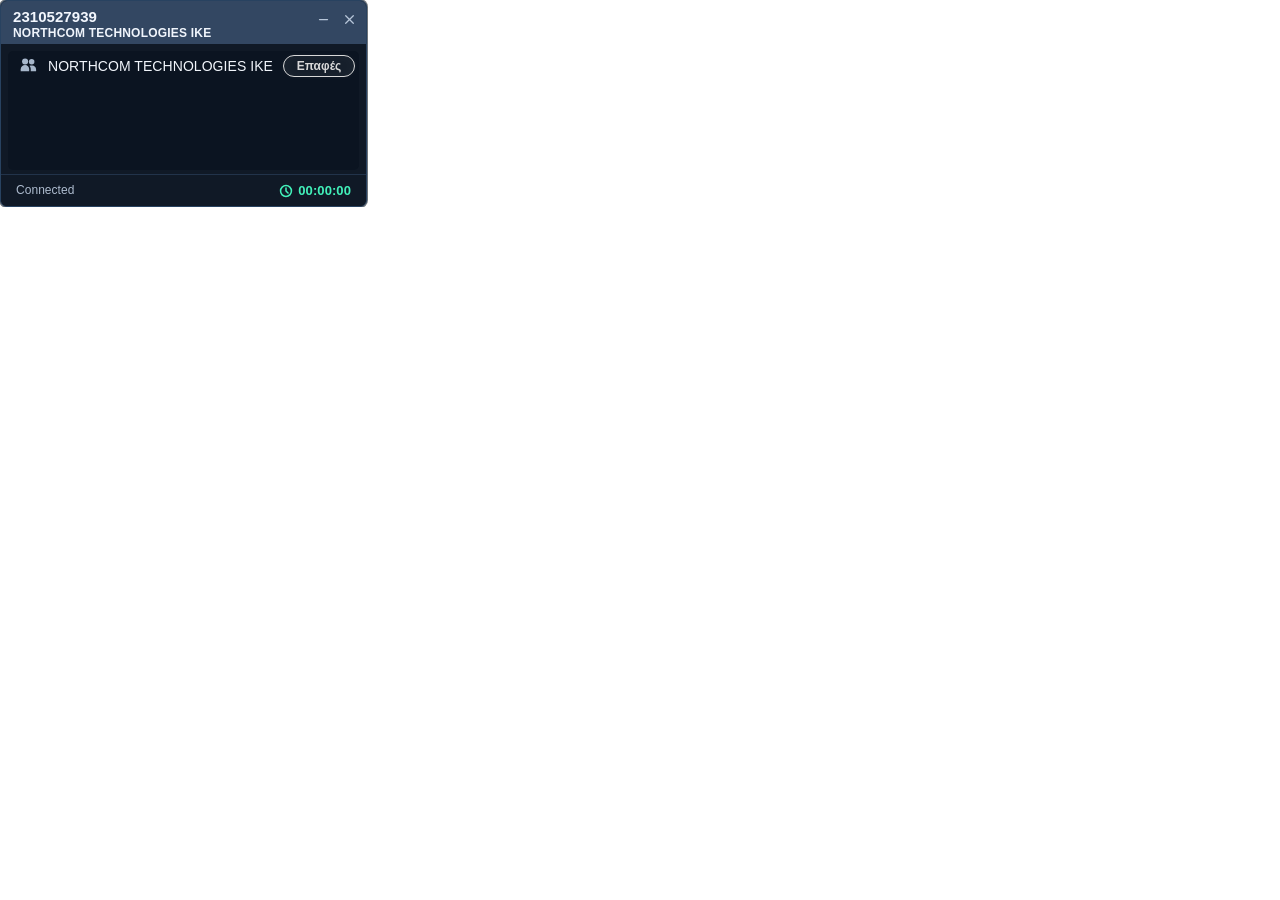
<file: ui/pop-up.html>
<!DOCTYPE html>
<html lang="el">
<head>
  <meta charset="UTF-8">
  <meta name="viewport" content="width=device-width, initial-scale=1.0">
  <meta name="format-detection" content="telephone=no">
  <title>PBX Popup</title>
  <style>
    :root {
      --chrome: #334762;
      --panel: #101926;
      --panel-deep: #0c1522;
      --panel-inner: #0b1421;
      --line: #233851;
      --title: #f3f7fe;
      --text: #edf3fb;
      --muted: #aebccf;
      --icon: #a7b7cb;
      --mint: #d7f7df;
      --mint-text: #17371f;
      --active: #42f1ba;
      --row-hover: #1a2433;
      --row-selected: #222e40;
      --row-accent: #ff851b;
    }

    * {
      box-sizing: border-box;
    }

    html,
    body {
      width: 100%;
      min-height: 100%;
      margin: 0;
      background: transparent;
      font-family: "Segoe UI", "Segoe UI Variable", Tahoma, Arial, sans-serif;
      text-rendering: auto;
      overflow: hidden;
    }

    body {
      display: grid;
      place-items: start;
    }

    .call-popup {
      width: 367px;
      height: 207px;
      overflow: hidden;
      color: var(--text);
      background: var(--panel);
      border: 1px solid #284260;
      border-radius: 7px;
      box-shadow:
        inset 0 1px 0 rgba(255, 255, 255, 0.04),
        0 0 0 1px rgba(5, 13, 24, 0.58);
      animation: popup-slide-up 680ms cubic-bezier(0.18, 0.82, 0.22, 1) both;
    }

    .call-popup__titlebar {
      height: 43px;
      padding: 7px 10px 0 12px;
      display: grid;
      grid-template-columns: minmax(0, 1fr) auto;
      column-gap: 10px;
      align-items: start;
      background: var(--chrome);
    }

    .call-popup--has-balance .call-popup__titlebar {
      grid-template-columns: minmax(0, 1fr) auto auto;
    }

    .call-popup__identity {
      min-width: 0;
    }

    .call-popup__number,
    .call-popup__company-top,
    .call-popup__company,
    .call-popup__status,
    .call-popup__duration,
    .call-popup__contacts {
      font-variant-ligatures: none;
    }

    .call-popup__number {
      display: block;
      color: var(--title);
      font-size: 15px;
      font-weight: 700;
      line-height: 17px;
      letter-spacing: 0.05px;
    }

    .call-popup__company-top {
      display: block;
      margin-top: 1px;
      color: #f0f5fc;
      font-size: 12px;
      font-weight: 600;
      line-height: 15px;
      letter-spacing: 0.2px;
    }

    .call-popup--entersoftone .call-popup__company-top {
      font-size: 11px;
      letter-spacing: 0.02px;
      overflow: hidden;
      text-overflow: ellipsis;
      white-space: nowrap;
    }

    .call-popup__balance {
      display: none;
      padding-top: 4px;
      color: #f2bd3b;
      font-size: 12px;
      font-weight: 700;
      line-height: 15px;
      white-space: nowrap;
    }

    .call-popup--has-balance .call-popup__balance {
      display: inline;
    }

    .call-popup__window-actions {
      display: inline-flex;
      align-items: center;
      gap: 13px;
      padding-top: 5px;
      color: #b7c6d9;
    }

    .call-popup__window-icon {
      width: 13px;
      height: 13px;
      display: block;
      overflow: visible;
      fill: none;
      stroke: currentColor;
      stroke-width: 1.25;
      stroke-linecap: round;
      shape-rendering: geometricPrecision;
    }

    .call-popup__body {
      height: 131px;
      padding: 7px 7px 5px;
      background: var(--panel);
      border-bottom: 1px solid #22334a;
    }

    .call-popup__contact-row {
      height: 119px;
      padding: 0;
      background: var(--panel-inner);
      border-radius: 5px;
      overflow: hidden;
    }

    .call-popup__note {
      display: none;
      height: 18px;
      padding: 0 10px;
      color: #ff5f56;
      font-size: 11px;
      font-weight: 700;
      line-height: 17px;
      letter-spacing: 0.08px;
      white-space: nowrap;
      overflow: hidden;
      text-overflow: ellipsis;
    }

    .call-popup--has-note .call-popup__body {
      padding-top: 4px;
    }

    .call-popup--has-note .call-popup__note {
      display: block;
    }

    .call-popup--has-note .call-popup__contact-row {
      height: 101px;
    }

    .call-popup__contact-line {
      position: relative;
      height: 30px;
      padding: 0 12px 0 11px;
      display: grid;
      grid-template-columns: 19px max-content minmax(72px, 1fr);
      align-items: center;
      column-gap: 10px;
      background: transparent;
      border-radius: 0;
      transition: background-color 160ms ease;
      cursor: default;
    }

    .call-popup__contact-line:hover {
      background: var(--row-hover);
    }

    .call-popup__contact-line.is-selected,
    .call-popup__contact-line[aria-selected="true"] {
      background: var(--row-selected);
    }

    .call-popup__contact-line.is-selected::before,
    .call-popup__contact-line[aria-selected="true"]::before {
      content: "";
      position: absolute;
      top: 0;
      bottom: 0;
      left: 0;
      width: 3px;
      background: var(--row-accent);
      border-radius: 0 3px 3px 0;
      box-shadow: 0 0 8px rgba(255, 133, 27, 0.32);
    }

    .call-popup__people-icon {
      width: 19px;
      height: 18px;
      display: block;
      color: var(--icon);
      fill: currentColor;
      shape-rendering: geometricPrecision;
    }

    .call-popup__people-icon--truck {
      width: 18px;
      height: 14px;
      transform: translateY(1px);
    }

    .call-popup__company {
      min-width: max-content;
      color: #f1f5fb;
      font-size: 14px;
      font-weight: 350;
      line-height: 18px;
      letter-spacing: 0.06px;
      white-space: nowrap;
    }

    .call-popup__contacts {
      justify-self: end;
      width: 72px;
      height: 22px;
      margin: 0;
      padding: 0 10px;
      border: 1px solid currentColor;
      border-radius: 999px;
      background: rgba(221, 231, 242, 0.09);
      font: 700 12px/18px "Segoe UI", Tahoma, Arial, sans-serif;
      letter-spacing: 0.04px;
      text-align: center;
      white-space: nowrap;
    }

    .call-popup__contacts--neutral {
      color: #d8d8d8;
      background: rgba(216, 216, 216, 0.055);
      box-shadow:
        inset 0 0 12px rgba(255, 255, 255, 0.03),
        0 0 5px rgba(255, 255, 255, 0.045);
    }

    .call-popup__people-icon--accent {
      color: #ff8a3d;
      filter: drop-shadow(0 0 6px rgba(255, 138, 61, 0.18));
    }

    .call-popup__footer {
      height: 31px;
      padding: 0 15px;
      display: grid;
      grid-template-columns: 1fr auto;
      align-items: center;
      background: var(--panel);
    }

    .call-popup__status {
      color: var(--muted);
      font-size: 12px;
      font-weight: 400;
      line-height: 15px;
      letter-spacing: 0.04px;
    }

    .call-popup__duration {
      display: inline-flex;
      align-items: center;
      gap: 5px;
      color: var(--active);
      font-size: 13px;
      font-weight: 700;
      line-height: 15px;
      letter-spacing: 0.08px;
      opacity: 1;
      transition: opacity 180ms ease;
    }

    .call-popup__duration[hidden] {
      display: inline-flex;
      visibility: hidden;
      opacity: 0;
    }

    .call-popup__clock-icon {
      width: 14px;
      height: 14px;
      display: block;
      fill: none;
      stroke: currentColor;
      stroke-width: 1.75;
      stroke-linecap: round;
      stroke-linejoin: round;
      shape-rendering: geometricPrecision;
    }

    @keyframes popup-slide-up {
      from {
        opacity: 0;
        transform: translateY(100vh);
      }

      to {
        opacity: 1;
        transform: translateY(0);
      }
    }

    @media (prefers-reduced-motion: reduce) {
      .call-popup {
        animation: none;
      }
    }
  </style>
</head>
<body>
  <section class="call-popup" aria-label="&#928;&#945;&#961;&#940;&#952;&#965;&#961;&#959; &#954;&#955;&#942;&#963;&#951;&#962;" data-i18n-aria-label="popupLabel">
    <header class="call-popup__titlebar">
      <div class="call-popup__identity">
        <span class="call-popup__number">2310527939</span>
        <span class="call-popup__company-top">NORTHCOM TECHNOLOGIES IKE</span>
      </div>
      <span class="call-popup__balance">170,36&#8364;</span>
      <div class="call-popup__window-actions" aria-hidden="true">
        <svg class="call-popup__window-icon" viewBox="0 0 13 13">
          <path d="M2.5 6.5H10.5"></path>
        </svg>
        <svg class="call-popup__window-icon" viewBox="0 0 13 13">
          <path d="M2.7 2.7L10.3 10.3M10.3 2.7L2.7 10.3"></path>
        </svg>
      </div>
    </header>

    <main class="call-popup__body">
      <div class="call-popup__note" id="customerNote">Τηλεφωνική ενημέρωση πριν την παράδοση.</div>
      <div class="call-popup__contact-row" role="listbox" aria-label="Contact records">
        <div class="call-popup__contact-line" role="option" aria-selected="false" tabindex="0">
          <svg class="call-popup__people-icon" viewBox="0 0 19 18" aria-hidden="true">
            <path d="M6.1 8.1c2.23 0 4.05 1.82 4.05 4.05v2.15H1.7v-2.15C1.7 9.92 3.87 8.1 6.1 8.1Z"></path>
            <circle cx="6.1" cy="4.45" r="3.05"></circle>
            <path d="M13.25 8.6c2.12 0 3.85 1.73 3.85 3.85v1.85h-5.35v-2.15c0-1.32-.48-2.53-1.28-3.47.77-.08 1.69-.08 2.78-.08Z"></path>
            <circle cx="12.65" cy="4.85" r="2.75"></circle>
          </svg>
          <span class="call-popup__company">NORTHCOM TECHNOLOGIES IKE</span>
          <button class="call-popup__contacts call-popup__contacts--neutral" type="button" data-i18n="contacts">Επαφές</button>
        </div>
      </div>
    </main>

    <footer class="call-popup__footer">
      <span class="call-popup__status" id="callStatus">Offering</span>
      <span class="call-popup__duration" id="callDuration" hidden>
        <svg class="call-popup__clock-icon" viewBox="0 0 16 16" aria-hidden="true">
          <circle cx="8" cy="8" r="6.2"></circle>
          <path d="M8 4.45V8l2.35 2.35"></path>
        </svg>
        <span id="callTimer">00:00:00</span>
      </span>
    </footer>
  </section>

  <script>
    const popup = document.querySelector(".call-popup");
    const callStatus = document.getElementById("callStatus");
    const callDuration = document.getElementById("callDuration");
    const callTimer = document.getElementById("callTimer");
    const contactsIcon = document.querySelector(".call-popup__people-icon");
    const numberLabel = document.querySelector(".call-popup__number");
    const companyTopLabel = document.querySelector(".call-popup__company-top");
    const companyLabel = document.querySelector(".call-popup__company");
    const contactsButton = document.querySelector(".call-popup__contacts");
    const customerNote = document.getElementById("customerNote");
    const contactLines = Array.from(document.querySelectorAll(".call-popup__contact-line"));
    const params = new URLSearchParams(window.location.search);
    const translations = {
      el: {
        popupLabel: "Παράθυρο κλήσης",
        contacts: "Επαφές",
        supplier: "Προμη...",
        customerNote: "Τηλεφωνική ενημέρωση πριν την παράδοση.",
        entersoftoneName: "ENTERSOFTONE ΑΝΩΝΥΜΗ ΕΤΑΙΡΕΙΑ",
        entersoftoneShortName: "ENTERSOFTONE ΑΝΩΝΥΜΗ ΕΤ...",
        offering: "Offering",
        connected: "Connected"
      },
      en: {
        popupLabel: "Call popup",
        contacts: "Contacts",
        supplier: "Supplier",
        customerNote: "Phone update before delivery.",
        entersoftoneName: "ENTERSOFTONE S.A.",
        entersoftoneShortName: "ENTERSOFTONE S.A.",
        offering: "Offering",
        connected: "Connected"
      }
    };
    const rawCase = (
      params.get("case") ||
      params.get("popupCase") ||
      params.get("variant") ||
      ""
    ).toLowerCase();
    const requestedLang = params.get("lang");
    const language = requestedLang === "en" || requestedLang === "el"
      ? requestedLang
      : "el";
    const copy = translations[language];
    const selectedCase = rawCase === "2" || rawCase === "case-2" || rawCase === "case2" || rawCase === "balance"
      ? "2"
      : "1";
    const contactsTone = params.get("contacts");
    const recordType = params.get("record");
    const selectedRow = params.get("selected");
    const hasNote = params.get("notes") === "1" || params.get("notes") === "true";
    const noteText = params.get("noteText");
    let connectedAt = null;
    let timerInterval = null;

    popup.dataset.case = selectedCase;
    popup.classList.toggle("call-popup--has-balance", selectedCase === "2");
    popup.classList.toggle("call-popup--has-note", hasNote);
    if (customerNote) customerNote.textContent = noteText || copy.customerNote;
    contactsIcon?.classList.toggle("call-popup__people-icon--accent", contactsTone === "orange");
    document.documentElement.lang = language;

    function selectContactLine(selectedLine) {
      contactLines.forEach((line) => {
        const isSelected = line === selectedLine;
        line.classList.toggle("is-selected", isSelected);
        line.setAttribute("aria-selected", String(isSelected));
      });
    }

    contactLines.forEach((line) => {
      line.addEventListener("click", () => selectContactLine(line));
      line.addEventListener("keydown", (event) => {
        if (event.key !== "Enter" && event.key !== " ") return;
        event.preventDefault();
        selectContactLine(line);
      });
    });

    if (selectedRow === "1" || selectedRow === "true") {
      selectContactLine(contactLines[0]);
    }

    window.addEventListener("message", (event) => {
      if (event.data?.type !== "popup-row-select") return;

      if (event.data.selected) {
        selectContactLine(contactLines[0]);
        return;
      }

      selectContactLine(null);
    });

    document.querySelectorAll("[data-i18n]").forEach((element) => {
      const key = element.dataset.i18n;
      if (copy[key]) element.textContent = copy[key];
    });

    document.querySelectorAll("[data-i18n-aria-label]").forEach((element) => {
      const key = element.dataset.i18nAriaLabel;
      if (copy[key]) element.setAttribute("aria-label", copy[key]);
    });

    if (recordType === "entersoftone") {
      popup.classList.add("call-popup--entersoftone");
      if (numberLabel) numberLabel.textContent = "2111022222";
      if (companyTopLabel) companyTopLabel.textContent = copy.entersoftoneName;
      if (companyLabel) companyLabel.textContent = copy.entersoftoneShortName;
      if (contactsButton) contactsButton.textContent = copy.supplier;
      if (contactsIcon) {
        contactsIcon.classList.add("call-popup__people-icon--truck");
        contactsIcon.setAttribute("viewBox", "0 0 640 512");
        contactsIcon.innerHTML = '<path d="M624 352h-16V244c0-12.7-5.1-24.9-14.1-33.9L494 110.1c-9-9-21.2-14.1-33.9-14.1H416V48c0-26.5-21.5-48-48-48H48C21.5 0 0 21.5 0 48v320c0 26.5 21.5 48 48 48h16c0 53 43 96 96 96s96-43 96-96h128c0 53 43 96 96 96s96-43 96-96h48c8.8 0 16-7.2 16-16v-32c0-8.8-7.2-16-16-16ZM160 464c-26.5 0-48-21.5-48-48s21.5-48 48-48 48 21.5 48 48-21.5 48-48 48Zm320 0c-26.5 0-48-21.5-48-48s21.5-48 48-48 48 21.5 48 48-21.5 48-48 48Zm80-208H416V144h44.1L560 243.9V256Z"></path>';
      }
    }

    callStatus.textContent = copy.offering;

    function formatDuration(totalSeconds) {
      const hours = Math.floor(totalSeconds / 3600);
      const minutes = Math.floor((totalSeconds % 3600) / 60);
      const seconds = totalSeconds % 60;

      return [hours, minutes, seconds]
        .map((value) => String(value).padStart(2, "0"))
        .join(":");
    }

    function updateTimer() {
      const elapsedSeconds = Math.floor((Date.now() - connectedAt) / 1000);
      callTimer.textContent = formatDuration(elapsedSeconds);
    }

    setTimeout(() => {
      callStatus.textContent = copy.connected;
      callDuration.hidden = false;
      connectedAt = Date.now();
      updateTimer();
      timerInterval = setInterval(updateTimer, 1000);
    }, 500);
  </script>
</body>
</html>
</file>
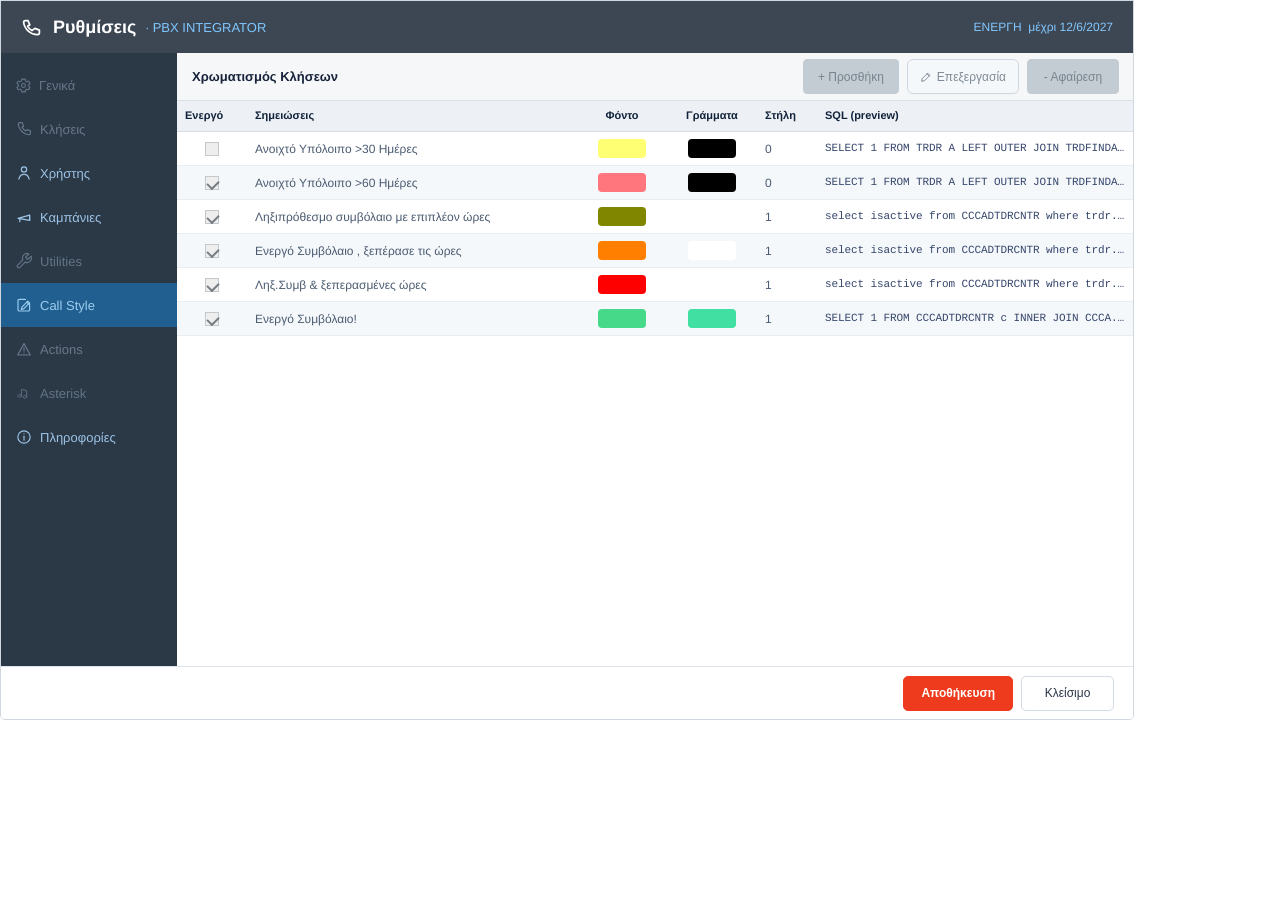
<file: ui/settings-colors.html>
<!DOCTYPE html>
<html lang="el">
<head>
  <meta charset="UTF-8">
  <meta name="viewport" content="width=device-width, initial-scale=1.0">
  <meta name="format-detection" content="telephone=no">
  <title>Ρυθμίσεις - Χρωματισμός Κλήσεων</title>
  <style>
    * {
      box-sizing: border-box;
    }

    html,
    body {
      width: 100%;
      min-height: 100%;
      margin: 0;
      background: #ffffff;
      color: #243348;
      font-family: "Segoe UI", Tahoma, Arial, sans-serif;
      -webkit-font-smoothing: antialiased;
      text-rendering: geometricPrecision;
    }

    body {
      display: grid;
      place-items: start;
      overflow: auto;
    }

    .settings-window {
      position: relative;
      width: 1134px;
      height: 720px;
      overflow: hidden;
      background: #ffffff;
      border: 1px solid #d1d7df;
      border-radius: 0 0 5px 5px;
    }

    .topbar {
      position: absolute;
      inset: 0 0 auto 0;
      height: 52px;
      display: flex;
      align-items: center;
      padding: 0 20px;
      background: #3d4754;
      color: #ffffff;
    }

    .phone-icon {
      width: 21px;
      height: 21px;
      margin-right: 11px;
      fill: none;
      stroke: currentColor;
      stroke-width: 2;
      stroke-linecap: round;
      stroke-linejoin: round;
    }

    .top-title {
      color: #ffffff;
      font-size: 18px;
      font-weight: 700;
      line-height: 1;
      white-space: nowrap;
    }

    .brand {
      margin-left: 9px;
      color: #7ec7ff;
      font-size: 13px;
      font-weight: 400;
      line-height: 1;
      white-space: nowrap;
    }

    .license {
      margin-left: auto;
      padding-top: 0;
      color: #82c8ff;
      font-size: 12px;
      font-weight: 400;
      line-height: 1;
      white-space: nowrap;
    }

    .layout {
      position: absolute;
      inset: 52px 0 53px 0;
      display: grid;
      grid-template-columns: 176px 1fr;
      background: #ffffff;
    }

    .sidebar {
      background: #2b3846;
      color: #6f8092;
      border-right: 0;
    }

    .nav-list {
      margin: 10px 0 0;
      padding: 0;
      list-style: none;
    }

    .nav-item {
      height: 44px;
      display: flex;
      align-items: center;
      gap: 7px;
      padding: 0 14px;
      color: #68798b;
      font-size: 13px;
      font-weight: 400;
      line-height: 1;
      white-space: nowrap;
    }

    .nav-item:nth-child(3),
    .nav-item:nth-child(4),
    .nav-item:nth-child(9) {
      color: #9dc4e6;
    }

    .nav-item svg {
      width: 18px;
      height: 18px;
      flex: 0 0 auto;
      fill: none;
      stroke: currentColor;
      stroke-width: 1.55;
      stroke-linecap: round;
      stroke-linejoin: round;
      opacity: 1;
    }

    .nav-item--general {
      color: #667789;
    }

    .nav-item--general svg {
      width: 17px;
      height: 17px;
      stroke-width: 1.45;
    }

    .nav-item--utilities {
      color: #627486;
    }

    .nav-item--utilities svg {
      width: 18px;
      height: 18px;
      stroke-width: 1.55;
    }

    .nav-item--asterisk {
      color: #627486;
    }

    .nav-item--asterisk svg {
      width: 16px;
      height: 16px;
      margin-left: 1px;
      margin-right: 1px;
      stroke-width: 1.35;
    }

    .nav-item--active {
      height: 44px;
      color: #9dcef1;
      background: #205f8f;
    }

    .content {
      position: relative;
      min-width: 0;
      background: #ffffff;
    }

    .content-head {
      height: 48px;
      display: flex;
      align-items: center;
      padding: 0 14px 0 15px;
      background: #f6f7f9;
      border-bottom: 1px solid #d9dfe6;
    }

    .section-title {
      margin: 0;
      color: #17233a;
      font-size: 13px;
      font-weight: 700;
      line-height: 1;
    }

    .actions {
      margin-left: auto;
      display: flex;
      align-items: center;
      gap: 8px;
    }

    .action-btn {
      height: 35px;
      min-width: 96px;
      display: inline-flex;
      align-items: center;
      justify-content: center;
      gap: 5px;
      padding: 0 12px;
      color: #7f8b97;
      background: #f5f8fb;
      border: 1px solid #cfd7e1;
      border-radius: 6px;
      font: 400 12px/1 "Segoe UI", Tahoma, Arial, sans-serif;
      box-shadow: 0 1px 1px rgba(0, 0, 0, .02);
    }

    .action-btn svg {
      width: 12px;
      height: 12px;
      flex: 0 0 auto;
      fill: none;
      stroke: currentColor;
      stroke-width: 1.9;
      stroke-linecap: round;
      stroke-linejoin: round;
    }

    .action-btn--add {
      min-width: 96px;
      color: #77848d;
      background: #c4ccd3;
      border-color: #c4ccd3;
      border-radius: 4px;
      box-shadow: none;
    }

    .action-btn--filled {
      min-width: 92px;
      color: #77848d;
      background: #c4ccd3;
      border-color: #c4ccd3;
      border-radius: 4px;
      box-shadow: none;
    }

    .table {
      width: 100%;
      color: #4b5b70;
      font-size: 12px;
    }

    .table-row {
      display: grid;
      grid-template-columns: 70px 330px 90px 90px 60px 1fr;
      align-items: center;
      height: 34px;
      border-bottom: 1px solid #e8edf2;
    }

    .table-row--head {
      height: 31px;
      color: #10213a;
      background: #edf1f5;
      font-size: 11px;
      font-weight: 700;
      border-bottom-color: #d7dee7;
    }

    .table-row--data:nth-child(odd) {
      background: #f5f8fb;
    }

    .table-cell {
      min-width: 0;
      padding: 0 8px;
      overflow: hidden;
      text-overflow: ellipsis;
      white-space: nowrap;
    }

    .table-cell--center {
      display: flex;
      align-items: center;
      justify-content: center;
    }

    .table-row--head .table-cell {
      color: #10213a;
    }

    .checkbox {
      position: relative;
      width: 14px;
      height: 14px;
      display: inline-block;
      background: #eeeeee;
      border: 1px solid #c5c8ca;
    }

    .checkbox--checked::after {
      content: "";
      position: absolute;
      left: 3px;
      top: 1px;
      width: 6px;
      height: 9px;
      border: solid #777d83;
      border-width: 0 2px 2px 0;
      transform: rotate(45deg);
    }

    .swatch {
      width: 48px;
      height: 19px;
      display: inline-block;
      border-radius: 4px;
    }

    .style-cell {
      color: #495b72;
      text-align: left;
    }

    .sql {
      color: #35456b;
      font-family: Consolas, "Courier New", monospace;
      font-size: 11px;
      letter-spacing: -.1px;
    }

    .footer {
      position: absolute;
      inset: auto 0 0 0;
      height: 53px;
      display: flex;
      align-items: center;
      justify-content: flex-end;
      gap: 8px;
      padding: 0 19px;
      background: #ffffff;
      border-top: 1px solid #dfe4eb;
    }

    .footer-btn {
      height: 35px;
      min-width: 93px;
      padding: 0 17px;
      border-radius: 5px;
      font: 400 12px/1 "Segoe UI", Tahoma, Arial, sans-serif;
    }

    .footer-btn--save {
      color: #ffffff;
      background: #ef3b1d;
      border: 1px solid #ef3b1d;
      font-weight: 700;
    }

    .footer-btn--close {
      color: #2c3648;
      background: #ffffff;
      border: 1px solid #d4dbe4;
    }
  </style>
</head>
<body>
  <section class="settings-window" aria-label="Ρυθμίσεις χρωματισμού κλήσεων">
    <header class="topbar">
      <svg class="phone-icon" viewBox="0 0 24 24" aria-hidden="true">
        <path d="M5 4h3l2 5-2.5 1.5a11 11 0 0 0 5 5L16 13l5 2v3a2 2 0 0 1-2 2A16 16 0 0 1 3 6a2 2 0 0 1 2-2Z"></path>
      </svg>
      <span class="top-title">Ρυθμίσεις</span>
      <span class="brand">· PBX INTEGRATOR</span>
      <span class="license">ΕΝΕΡΓΗ&nbsp; μέχρι 12/6/2027</span>
    </header>

    <div class="layout">
      <aside class="sidebar" aria-label="Μενού ρυθμίσεων">
        <ul class="nav-list">
          <li class="nav-item nav-item--general">
            <svg viewBox="0 0 24 24" aria-hidden="true"><circle cx="12" cy="12" r="2.75"></circle><path d="M19.3 13.3a7.5 7.5 0 0 0 .1-1.3 7.5 7.5 0 0 0-.1-1.3l2-1.55-1.9-3.3-2.35.95a7.9 7.9 0 0 0-2.2-1.25L14.5 3h-5l-.35 2.55a7.9 7.9 0 0 0-2.2 1.25L4.6 5.85l-1.9 3.3 2 1.55a7.5 7.5 0 0 0-.1 1.3 7.5 7.5 0 0 0 .1 1.3l-2 1.55 1.9 3.3 2.35-.95a7.9 7.9 0 0 0 2.2 1.25L9.5 21h5l.35-2.55a7.9 7.9 0 0 0 2.2-1.25l2.35.95 1.9-3.3-2-1.55Z"></path></svg>
            <span>Γενικά</span>
          </li>
          <li class="nav-item">
            <svg viewBox="0 0 24 24" aria-hidden="true"><path d="M6.6 3.5h3l1.8 4.7-2 1.4a12.2 12.2 0 0 0 5.1 5.1l1.4-2 4.6 1.8v3a2.2 2.2 0 0 1-2.4 2.2A15.7 15.7 0 0 1 4.4 6a2.2 2.2 0 0 1 2.2-2.5Z"></path></svg>
            <span>Κλήσεις</span>
          </li>
          <li class="nav-item">
            <svg viewBox="0 0 24 24" aria-hidden="true"><circle cx="12" cy="7.4" r="3.5"></circle><path d="M5.2 20.2c.8-4.2 3.1-6.3 6.8-6.3s6 2.1 6.8 6.3"></path></svg>
            <span>Χρήστης</span>
          </li>
          <li class="nav-item">
            <svg viewBox="0 0 24 24" aria-hidden="true"><path d="M4 13.8 19.5 9.5v7L4 13.8Z"></path><path d="M6.4 14.3v3.9"></path><path d="M19.5 9.5v7"></path></svg>
            <span>Καμπάνιες</span>
          </li>
          <li class="nav-item nav-item--utilities">
            <svg viewBox="0 0 24 24" aria-hidden="true"><path d="M14.7 6.3a1 1 0 0 0 0 1.4l1.6 1.6a1 1 0 0 0 1.4 0l3.7-3.8a6 6 0 0 1-7.9 8L6.6 20.4a2.1 2.1 0 0 1-3-3l6.9-6.9a6 6 0 0 1 8-7.9l-3.8 3.7Z"></path></svg>
            <span>Utilities</span>
          </li>
          <li class="nav-item nav-item--active">
            <svg viewBox="0 0 24 24" aria-hidden="true"><path d="M14 4.5H5.8a1.8 1.8 0 0 0-1.8 1.8v11.9A1.8 1.8 0 0 0 5.8 20h11.9a1.8 1.8 0 0 0 1.8-1.8V10"></path><path d="m9.2 14.8-.7 3 3-.7 7.9-7.9-2.3-2.3-7.9 7.9Z"></path><path d="m15.8 8.2 2.3 2.3"></path></svg>
            <span>Call Style</span>
          </li>
          <li class="nav-item">
            <svg viewBox="0 0 24 24" aria-hidden="true"><path d="M12 4.8 20.4 20H3.6L12 4.8Z"></path><path d="M12 10.5v4"></path><path d="M12 17.5h.01"></path></svg>
            <span>Actions</span>
          </li>
          <li class="nav-item nav-item--asterisk">
            <svg viewBox="0 0 24 24" aria-hidden="true"><path d="M8 16V6.5l8 2.1V18"></path><path d="M8 16.3c0 1.1-1.2 2-2.7 2s-2.7-.9-2.7-2 1.2-2 2.7-2 2.7.9 2.7 2Z"></path><path d="M16 18c0 1.1-1.2 2-2.7 2s-2.7-.9-2.7-2 1.2-2 2.7-2 2.7.9 2.7 2Z"></path></svg>
            <span>Asterisk</span>
          </li>
          <li class="nav-item">
            <svg viewBox="0 0 24 24" aria-hidden="true"><circle cx="12" cy="12" r="8.2"></circle><path d="M12 11v5.2"></path><path d="M12 7.8h.01"></path></svg>
            <span>Πληροφορίες</span>
          </li>
        </ul>
      </aside>

      <main class="content">
        <div class="content-head">
          <h1 class="section-title">Χρωματισμός Κλήσεων</h1>
          <div class="actions" aria-label="Ενέργειες">
            <button class="action-btn action-btn--add" type="button">+ Προσθήκη</button>
            <button class="action-btn" type="button">
              <svg viewBox="0 0 24 24" aria-hidden="true">
                <path d="M4 20h4.4L19.7 8.7l-4.4-4.4L4 15.6V20Z"></path>
                <path d="m13.9 5.7 4.4 4.4"></path>
              </svg>
              <span>Επεξεργασία</span>
            </button>
            <button class="action-btn action-btn--filled" type="button">− Αφαίρεση</button>
          </div>
        </div>

        <div class="table" role="table" aria-label="Χρωματισμός Κλήσεων">
          <div class="table-row table-row--head" role="row">
            <div class="table-cell">Ενεργό</div>
            <div class="table-cell">Σημειώσεις</div>
            <div class="table-cell table-cell--center">Φόντο</div>
            <div class="table-cell table-cell--center">Γράμματα</div>
            <div class="table-cell">Στήλη</div>
            <div class="table-cell">SQL (preview)</div>
          </div>

          <div class="table-row table-row--data" role="row">
            <div class="table-cell table-cell--center"><span class="checkbox"></span></div>
            <div class="table-cell">Ανοιχτό Υπόλοιπο &gt;30 Ημέρες</div>
            <div class="table-cell table-cell--center"><span class="swatch" style="background:#ffff73"></span></div>
            <div class="table-cell table-cell--center"><span class="swatch" style="background:#000000"></span></div>
            <div class="table-cell style-cell">0</div>
            <div class="table-cell sql">SELECT 1 FROM TRDR A LEFT OUTER JOIN TRDFINDA...</div>
          </div>

          <div class="table-row table-row--data" role="row">
            <div class="table-cell table-cell--center"><span class="checkbox checkbox--checked"></span></div>
            <div class="table-cell">Ανοιχτό Υπόλοιπο &gt;60 Ημέρες</div>
            <div class="table-cell table-cell--center"><span class="swatch" style="background:#ff767d"></span></div>
            <div class="table-cell table-cell--center"><span class="swatch" style="background:#000000"></span></div>
            <div class="table-cell style-cell">0</div>
            <div class="table-cell sql">SELECT 1 FROM TRDR A LEFT OUTER JOIN TRDFINDA...</div>
          </div>

          <div class="table-row table-row--data" role="row">
            <div class="table-cell table-cell--center"><span class="checkbox checkbox--checked"></span></div>
            <div class="table-cell">Ληξιπρόθεσμο συμβόλαιο με επιπλέον ώρες</div>
            <div class="table-cell table-cell--center"><span class="swatch" style="background:#808600"></span></div>
            <div class="table-cell table-cell--center"><span class="swatch" style="background:#ffffff"></span></div>
            <div class="table-cell style-cell">1</div>
            <div class="table-cell sql">select isactive from CCCADTDRCNTR where trdr...</div>
          </div>

          <div class="table-row table-row--data" role="row">
            <div class="table-cell table-cell--center"><span class="checkbox checkbox--checked"></span></div>
            <div class="table-cell">Ενεργό Συμβόλαιο , ξεπέρασε τις ώρες</div>
            <div class="table-cell table-cell--center"><span class="swatch" style="background:#ff8000"></span></div>
            <div class="table-cell table-cell--center"><span class="swatch" style="background:#ffffff"></span></div>
            <div class="table-cell style-cell">1</div>
            <div class="table-cell sql">select isactive from CCCADTDRCNTR where trdr...</div>
          </div>

          <div class="table-row table-row--data" role="row">
            <div class="table-cell table-cell--center"><span class="checkbox checkbox--checked"></span></div>
            <div class="table-cell">Ληξ.Συμβ &amp; ξεπερασμένες ώρες</div>
            <div class="table-cell table-cell--center"><span class="swatch" style="background:#ff0000"></span></div>
            <div class="table-cell table-cell--center"></div>
            <div class="table-cell style-cell">1</div>
            <div class="table-cell sql">select isactive from CCCADTDRCNTR where trdr...</div>
          </div>

          <div class="table-row table-row--data" role="row">
            <div class="table-cell table-cell--center"><span class="checkbox checkbox--checked"></span></div>
            <div class="table-cell">Ενεργό Συμβόλαιο!</div>
            <div class="table-cell table-cell--center"><span class="swatch" style="background:#46d98a"></span></div>
            <div class="table-cell table-cell--center"><span class="swatch" style="background:#41dfa1"></span></div>
            <div class="table-cell style-cell">1</div>
            <div class="table-cell sql">SELECT 1 FROM CCCADTDRCNTR c INNER JOIN CCCA...</div>
          </div>
        </div>
      </main>
    </div>

    <footer class="footer">
      <button class="footer-btn footer-btn--save" type="button">Αποθήκευση</button>
      <button class="footer-btn footer-btn--close" type="button">Κλείσιμο</button>
    </footer>
  </section>
  <script>
    const params = new URLSearchParams(window.location.search);
    const lang = params.get("lang") === "en" ? "en" : "el";

    const copy = {
      el: {
        title: "Ρυθμίσεις - Χρωματισμός Κλήσεων",
        windowLabel: "Ρυθμίσεις χρωματισμού κλήσεων",
        topTitle: "Ρυθμίσεις",
        license: "ΕΝΕΡΓΗ\u00a0 μέχρι 12/6/2027",
        sidebarLabel: "Μενού ρυθμίσεων",
        nav: ["Γενικά", "Κλήσεις", "Χρήστης", "Καμπάνιες", "Utilities", "Call Style", "Actions", "Asterisk", "Πληροφορίες"],
        sectionTitle: "Χρωματισμός Κλήσεων",
        actionsLabel: "Ενέργειες",
        buttons: ["+ Προσθήκη", "Επεξεργασία", "- Αφαίρεση"],
        tableLabel: "Χρωματισμός Κλήσεων",
        headers: ["Ενεργό", "Σημειώσεις", "Φόντο", "Γράμματα", "Στήλη", "SQL (preview)"],
        rows: [
          "Ανοιχτό Υπόλοιπο >30 Ημέρες",
          "Ανοιχτό Υπόλοιπο >60 Ημέρες",
          "Ληξιπρόθεσμο συμβόλαιο με επιπλέον ώρες",
          "Ενεργό Συμβόλαιο , ξεπέρασε τις ώρες",
          "Ληξ.Συμβ & ξεπερασμένες ώρες",
          "Ενεργό Συμβόλαιο!"
        ],
        footer: ["Αποθήκευση", "Κλείσιμο"]
      },
      en: {
        title: "Settings - Call Coloring",
        windowLabel: "Call coloring settings",
        topTitle: "Settings",
        license: "ACTIVE\u00a0 until 12/6/2027",
        sidebarLabel: "Settings menu",
        nav: ["General", "Calls", "User", "Campaigns", "Utilities", "Call Style", "Actions", "Asterisk", "Information"],
        sectionTitle: "Call Coloring",
        actionsLabel: "Actions",
        buttons: ["+ Add", "Edit", "- Remove"],
        tableLabel: "Call Coloring",
        headers: ["Active", "Notes", "Background", "Text", "Style", "SQL (preview)"],
        rows: [
          "Open Balance >30 Days",
          "Open Balance >60 Days",
          "Overdue contract with extra hours",
          "Active contract, exceeded hours",
          "Expired contract & exceeded hours",
          "Active Contract!"
        ],
        footer: ["Save", "Close"]
      }
    }[lang];

    document.documentElement.lang = lang;
    document.title = copy.title;
    document.querySelector(".settings-window")?.setAttribute("aria-label", copy.windowLabel);
    document.querySelector(".top-title").textContent = copy.topTitle;
    document.querySelector(".license").innerHTML = copy.license;
    document.querySelector(".sidebar")?.setAttribute("aria-label", copy.sidebarLabel);
    document.querySelectorAll(".nav-item span").forEach((element, index) => {
      if (copy.nav[index]) element.textContent = copy.nav[index];
    });
    document.querySelector(".section-title").textContent = copy.sectionTitle;
    document.querySelector(".actions")?.setAttribute("aria-label", copy.actionsLabel);
    const actionButtons = document.querySelectorAll(".action-btn");
    actionButtons[0].textContent = copy.buttons[0];
    actionButtons[1].querySelector("span").textContent = copy.buttons[1];
    actionButtons[2].textContent = copy.buttons[2];
    document.querySelector(".table")?.setAttribute("aria-label", copy.tableLabel);
    document.querySelectorAll(".table-row--head .table-cell").forEach((element, index) => {
      if (copy.headers[index]) element.textContent = copy.headers[index];
    });
    document.querySelectorAll(".table-row--data .table-cell:nth-child(2)").forEach((element, index) => {
      if (copy.rows[index]) element.textContent = copy.rows[index];
    });
    document.querySelectorAll(".footer-btn").forEach((element, index) => {
      if (copy.footer[index]) element.textContent = copy.footer[index];
    });
  </script>
</body>
</html>
</file>
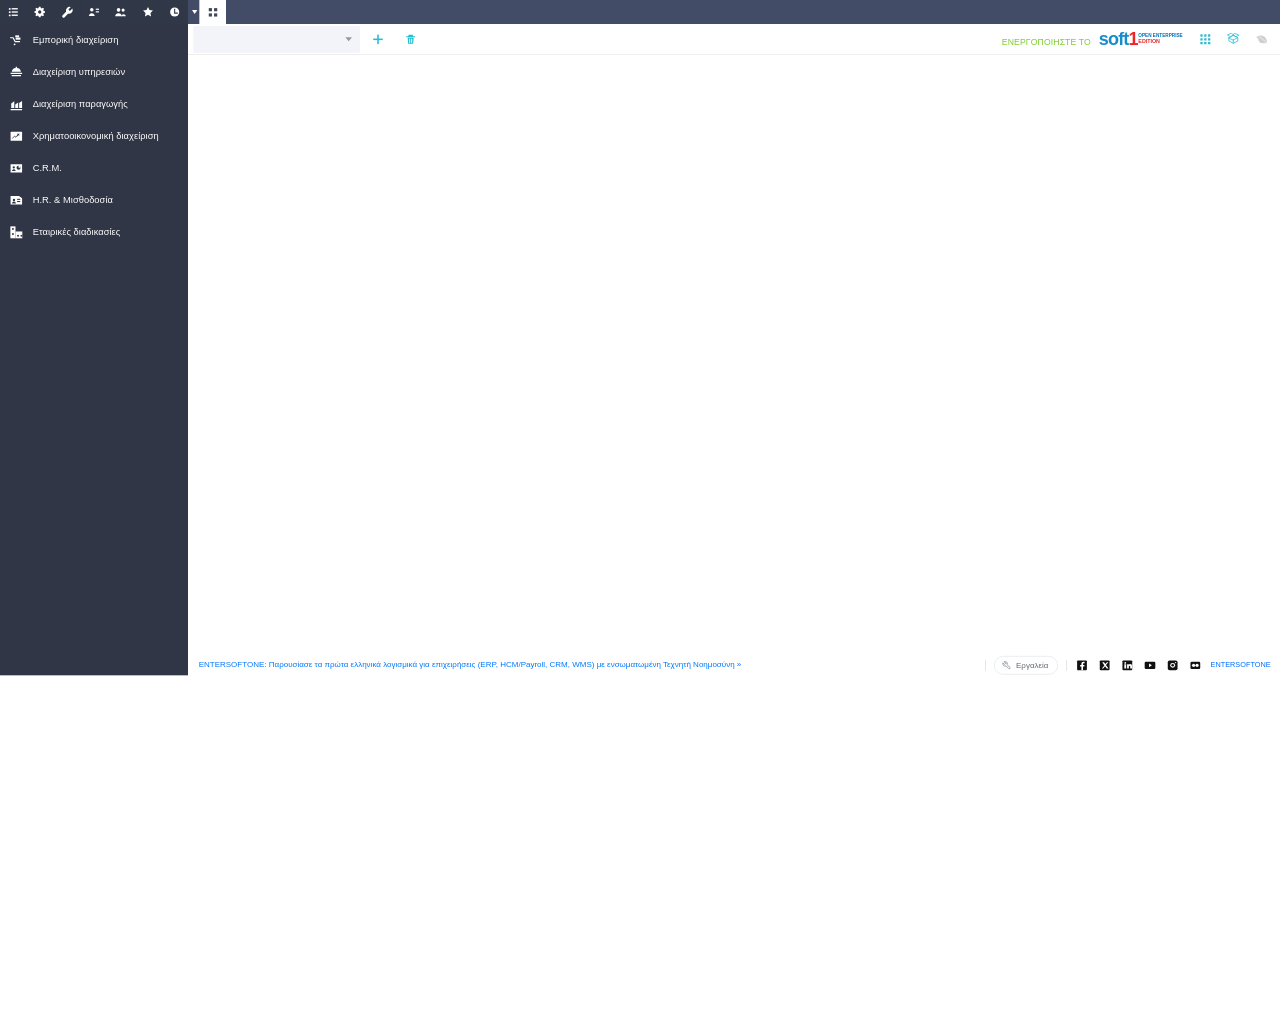
<file: ui/softone.html>
<!DOCTYPE html>
<html lang="el">
<head>
  <meta charset="UTF-8">
  <meta name="viewport" content="width=device-width, initial-scale=1.0">
  <meta name="format-detection" content="telephone=no">
  <title>Soft1 Open Enterprise</title>
  <style>
    :root {
      --nav: #313646;
      --nav-top: #424c67;
      --quickbar: #303848;
      --quickbar-line: #454d60;
      --nav-line: #586174;
      --cyan: #25bdd4;
      --green: #7ccc2e;
      --text: #ffffff;
      --muted: #9aa2b2;
      --field: #f3f4f9;
      --tab: #ffffff;
    }

    * {
      box-sizing: border-box;
    }

    html,
    body {
      width: 100%;
      height: 100%;
      margin: 0;
      overflow: hidden;
      background: #fff;
      font-family: "Segoe UI", Tahoma, Arial, sans-serif;
      color: #111;
      -webkit-font-smoothing: auto;
      text-rendering: optimizeLegibility;
    }

    body {
      min-width: 0;
    }

    .softone-shell {
      position: relative;
      width: 1920px;
      height: 1013px;
      background: #fff;
      transform: scale(var(--softone-canvas-scale, 1));
      transform-origin: top left;
    }

    .top-strip {
      position: fixed;
      top: 0;
      left: 0;
      width: 100%;
      height: 36px;
      display: grid;
      grid-template-columns: 282px 1fr;
      background: var(--nav-top);
      z-index: 5;
    }

    .quickbar {
      height: 36px;
      display: grid;
      grid-template-columns: repeat(7, 1fr);
      align-items: center;
      border-right: 0;
      border-bottom: 1px solid var(--nav-line);
      background: var(--quickbar);
    }

    .quickbar__button {
      width: 100%;
      height: 36px;
      display: grid;
      place-items: center;
      color: #fff;
      background: var(--quickbar);
    }

    .quickbar__button--wide {
      width: 100%;
    }

    .brandbar {
      position: relative;
      height: 36px;
    }

    .module-tab-arrow {
      position: absolute;
      top: 15px;
      left: 6px;
      width: 0;
      height: 0;
      border-left: 4px solid transparent;
      border-right: 4px solid transparent;
      border-top: 6px solid #ffffff;
      z-index: 4;
    }

    .module-tab {
      position: absolute;
      top: 0;
      left: 17px;
      width: 40px;
      height: 36px;
      display: grid;
      place-items: center;
      color: #3f4657;
      background: var(--tab);
      z-index: 4;
    }

    .module-tab svg {
      width: 19px;
      height: 19px;
      display: block;
      fill: currentColor;
    }

    .quickbar svg,
    .side-nav svg,
    .toolbar svg,
    .footer svg {
      display: block;
      fill: currentColor;
    }

    .quickbar svg {
      width: 20px;
      height: 20px;
    }

    .quickbar .small-icon {
      width: 19px;
      height: 19px;
    }

    .header-toolbar {
      position: fixed;
      top: 36px;
      left: 282px;
      right: 0;
      height: 46px;
      display: flex;
      align-items: center;
      justify-content: space-between;
      padding: 0 18px 0 8px;
      border-bottom: 1px solid #e6e6e6;
      background: #fff;
      z-index: 3;
    }

    .brand-section {
      display: inline-flex;
      align-items: center;
      gap: 24px;
    }

    .brand {
      display: inline-flex;
      align-items: baseline;
      gap: 12px;
      white-space: nowrap;
    }

    .brand__activate {
      color: var(--green);
      font-size: 13px;
      font-weight: 400;
      line-height: 1;
      letter-spacing: 0.15px;
    }

    .brand__logo {
      display: inline-flex;
      align-items: center;
      gap: 1px;
    }

    .brand__wordmark {
      color: #168ccc;
      font-size: 27px;
      font-weight: 800;
      line-height: 1;
      letter-spacing: -1.25px;
    }

    .brand__wordmark .one {
      color: #ef2327;
    }

    .brand__edition {
      width: auto;
      margin-top: 0;
      color: #006eb8;
      font-size: 7px;
      font-weight: 700;
      line-height: 1.15;
      letter-spacing: 0;
      text-transform: uppercase;
      white-space: nowrap;
    }

    .brand__edition strong {
      color: #ec2228;
      font-size: 8px;
    }

    .brand-icons {
      display: inline-flex;
      align-items: center;
      gap: 22px;
      color: var(--cyan);
    }

    .brand-icons svg {
      width: 20px;
      height: 20px;
      display: block;
      fill: currentColor;
    }

    .brand-icons .dot-grid rect {
      fill: currentColor;
    }

    .brand-icons .box-icon {
      fill: none;
      stroke: currentColor;
      stroke-width: 1.4;
      stroke-linejoin: round;
      stroke-linecap: round;
    }

    .brand-icons .leaf {
      color: #cfcfcf;
      width: 20px;
      height: 20px;
    }

    .side-nav {
      position: fixed;
      top: 36px;
      left: 0;
      width: 282px;
      bottom: 0;
      background: var(--nav);
      color: var(--text);
      z-index: 4;
    }

    .side-nav__list {
      margin: 0;
      padding: 0;
      list-style: none;
    }

    .side-nav__item {
      height: 48px;
      display: grid;
      grid-template-columns: 49px 1fr;
      align-items: center;
      color: #fff;
      font-size: 14px;
      font-weight: 400;
      letter-spacing: 0.05px;
      white-space: nowrap;
    }

    .side-nav__item svg {
      justify-self: center;
      width: 23px;
      height: 23px;
      color: #fff;
    }

    .main-area {
      position: fixed;
      top: 82px;
      left: 282px;
      right: 0;
      bottom: 0;
      background: #fff;
    }

    .toolbar {
      display: flex;
      align-items: center;
      gap: 12px;
      color: var(--cyan);
    }

    .select-box {
      width: 250px;
      height: 40px;
      position: relative;
      background: var(--field);
      border-radius: 2px;
    }

    .select-box::after {
      content: "";
      position: absolute;
      top: 17px;
      right: 12px;
      width: 0;
      height: 0;
      border-left: 5px solid transparent;
      border-right: 5px solid transparent;
      border-top: 6px solid #949aa5;
    }

    .tool-icon {
      width: 30px;
      height: 40px;
      display: grid;
      place-items: center;
      color: var(--cyan);
    }

    .tool-icon svg {
      width: 18px;
      height: 18px;
      fill: currentColor;
    }

    .tool-icon--add svg {
      width: 20px;
      height: 20px;
    }

    .tool-icon + .tool-icon {
      margin-left: 7px;
    }

    .workspace {
      position: absolute;
      inset: 0;
      background: #fff;
    }

    .footer {
      position: fixed;
      left: 282px;
      right: 0;
      bottom: 0;
      height: 31px;
      display: grid;
      grid-template-columns: minmax(0, 1fr) auto;
      align-items: center;
      padding: 0 30px 0 16px;
      background: #fff;
      color: #0078ff;
      font-size: 12px;
      font-weight: 400;
      line-height: 31px;
      z-index: 5;
    }

    .footer__news {
      min-width: 0;
      overflow: hidden;
      text-overflow: ellipsis;
      white-space: nowrap;
    }

    .footer__right {
      display: flex;
      align-items: center;
      gap: 26px;
      height: 31px;
    }

    .tools-pill {
      height: 28px;
      display: inline-flex;
      align-items: center;
      gap: 7px;
      padding: 0 13px 0 11px;
      color: #666a70;
      background: #ffffff;
      border: 1px solid #dfe4ec;
      border-radius: 999px;
      font-size: 12px;
      line-height: 1;
      white-space: nowrap;
    }

    .tools-pill svg {
      width: 14px;
      height: 14px;
      fill: none;
      stroke: #7d8793;
      stroke-width: 1.9;
      stroke-linecap: round;
      stroke-linejoin: round;
    }

    .socials {
      display: inline-flex;
      align-items: center;
      gap: 12px;
      color: #111;
    }

    .socials svg {
      width: 22px;
      height: 22px;
    }

    .footer__softone {
      color: #006eff;
      font-size: 11px;
      font-weight: 500;
      white-space: nowrap;
    }

    .separator {
      width: 1px;
      height: 16px;
      background: #d9d9d9;
    }

    @media (max-width: 1400px) {
      .footer {
        padding-right: 14px;
      }

      .footer__right {
        gap: 12px;
      }

      .socials {
        gap: 12px;
      }
    }
  </style>
</head>
<body>
  <div class="softone-shell">
    <header class="top-strip">
      <nav class="quickbar" aria-label="Γρήγορες ενέργειες" data-i18n-aria="quickActions">
        <span class="quickbar__button quickbar__button--wide" aria-hidden="true">
          <svg viewBox="0 0 24 24"><rect x="4" y="5" width="3" height="3"/><rect x="9" y="5" width="11" height="2.4"/><rect x="4" y="10.8" width="3" height="3"/><rect x="9" y="10.8" width="11" height="2.4"/><rect x="4" y="16.6" width="3" height="3"/><rect x="9" y="16.6" width="11" height="2.4"/></svg>
        </span>
        <span class="quickbar__button" aria-hidden="true">
          <svg viewBox="0 0 24 24"><path d="M21 13.4v-2.8l-2.4-.5a6.5 6.5 0 0 0-.7-1.7l1.3-2.1-2-2-2.1 1.3a7 7 0 0 0-1.7-.7L13 2.5h-3l-.5 2.4a7 7 0 0 0-1.7.7L5.7 4.3l-2 2 1.3 2.1a6.5 6.5 0 0 0-.7 1.7l-2.3.5v2.8l2.3.5c.2.6.4 1.2.7 1.7l-1.3 2.1 2 2 2.1-1.3c.5.3 1.1.5 1.7.7l.5 2.4h3l.4-2.4c.6-.2 1.2-.4 1.7-.7l2.1 1.3 2-2-1.3-2.1c.3-.5.5-1.1.7-1.7l2.4-.5ZM11.5 15a3 3 0 1 1 0-6 3 3 0 0 1 0 6Z"/></svg>
        </span>
        <span class="quickbar__button" aria-hidden="true">
          <svg viewBox="0 0 24 24"><path d="M21.2 5.9 16.5 10 14 7.5l4.1-4.7a7 7 0 0 0-8.4 8.7l-6.2 6.2a2.5 2.5 0 1 0 3.6 3.6l6.2-6.2a7 7 0 0 0 7.9-9.2Z"/></svg>
        </span>
        <span class="quickbar__button" aria-hidden="true">
          <svg viewBox="0 0 24 24"><circle cx="8" cy="8" r="3.1"/><path d="M2.8 19.2c.5-3.1 2.5-4.9 5.2-4.9s4.7 1.8 5.2 4.9H2.8Z"/><rect x="15.2" y="6" width="5.8" height="2.1"/><rect x="15.2" y="10.7" width="5.8" height="2.1"/></svg>
        </span>
        <span class="quickbar__button" aria-hidden="true">
          <svg viewBox="0 0 24 24"><circle cx="8.2" cy="8.2" r="3.2"/><circle cx="16.4" cy="8.6" r="2.8"/><path d="M2 19.7c.5-3.3 2.7-5.3 6.2-5.3 3.4 0 5.5 2 6 5.3H2Z"/><path d="M13.1 19.7c.4-2.4 1.8-3.8 3.9-3.8 2.4 0 3.9 1.4 4.4 3.8h-8.3Z"/></svg>
        </span>
        <span class="quickbar__button" aria-hidden="true">
          <svg viewBox="0 0 24 24"><path d="m12 2.8 2.7 5.7 6.2.9-4.5 4.4 1.1 6.2-5.5-2.9L6.5 20l1.1-6.2-4.5-4.4 6.2-.9L12 2.8Z"/></svg>
        </span>
        <span class="quickbar__button" aria-hidden="true">
          <svg viewBox="0 0 24 24"><circle cx="12" cy="12" r="8.2"/><path fill="#303848" d="M11 6h2v7h4.7v2H11V6Z"/></svg>
        </span>
      </nav>

      <div class="brandbar" aria-hidden="true">
        <span class="module-tab-arrow"></span>
        <span class="module-tab">
          <svg viewBox="0 0 24 24"><rect x="4" y="4" width="6" height="6"/><rect x="14" y="4" width="6" height="6"/><rect x="4" y="14" width="6" height="6"/><rect x="14" y="14" width="6" height="6"/></svg>
        </span>
      </div>
    </header>

    <div class="header-toolbar" aria-label="Εργαλεία περιεχομένου" data-i18n-aria="contentTools">
      <div class="toolbar">
        <div class="select-box"></div>
        <span class="tool-icon tool-icon--add" aria-hidden="true">
          <svg viewBox="0 0 24 24"><rect x="10.6" y="3.4" width="2.8" height="17.2"/><rect x="3.4" y="10.6" width="17.2" height="2.8"/></svg>
        </span>
        <span class="tool-icon" aria-hidden="true">
          <svg viewBox="0 0 24 24"><path d="M8 3h8l1 3h4v2H3V6h4l1-3Zm-2 6h12l-1 12H7L6 9Zm3 2v8h2v-8H9Zm4 0v8h2v-8h-2Z"/></svg>
        </span>
      </div>
      <div class="brand-section">
        <div class="brand">
          <span class="brand__activate" data-i18n="activate">ΕΝΕΡΓΟΠΟΙΗΣΤΕ ΤΟ</span>
          <span class="brand__logo">
            <span class="brand__wordmark">soft<span class="one">1</span></span>
            <span class="brand__edition">Open Enterprise<br><strong>EDITION</strong></span>
          </span>
        </div>
        <div class="brand-icons" aria-hidden="true">
          <svg class="dot-grid" viewBox="0 0 24 24"><rect x="3" y="3" width="4.2" height="4.2" rx="1"/><rect x="9.9" y="3" width="4.2" height="4.2" rx="1"/><rect x="16.8" y="3" width="4.2" height="4.2" rx="1"/><rect x="3" y="9.9" width="4.2" height="4.2" rx="1"/><rect x="9.9" y="9.9" width="4.2" height="4.2" rx="1"/><rect x="16.8" y="9.9" width="4.2" height="4.2" rx="1"/><rect x="3" y="16.8" width="4.2" height="4.2" rx="1"/><rect x="9.9" y="16.8" width="4.2" height="4.2" rx="1"/><rect x="16.8" y="16.8" width="4.2" height="4.2" rx="1"/></svg>
          <svg class="box-icon" viewBox="0 0 24 24"><path d="M9 1.5 12 4 7 7.5 2 4.5Z"/><path d="M15 1.5 22 4.5 17 7.5 12 4Z"/><path d="M4 9 12 5 20 9 12 13Z"/><path d="M4 9 4 15 12 19 20 15 20 9"/><path d="M12 13 12 19"/></svg>
          <svg class="leaf" viewBox="0 0 24 24"><path d="M2 8C4 7 5 7 6 7 8 5 12 4.5 15 6 18 7 20 9 21.5 13 22.5 16 22 18 21 19 17 19 13 19 10 18 8 17 7 14 6.5 12 6 10 5 9 2 8Z"/><path fill="none" stroke="#fff" stroke-width="1.1" stroke-linecap="round" d="M9 8C12 9.5 15 12 21 18"/></svg>
        </div>
      </div>
    </div>

    <aside class="side-nav" aria-label="Κεντρικό μενού" data-i18n-aria="mainMenu">
      <ul class="side-nav__list">
        <li class="side-nav__item">
          <svg viewBox="0 0 24 24" aria-hidden="true"><path fill="none" stroke="#fff" stroke-width="1.8" stroke-linecap="round" stroke-linejoin="round" d="M3 8h4l3 6h7"/><circle cx="9.3" cy="18.3" r="1.4"/><rect x="10.3" y="4.2" width="6" height="3"/><rect x="11" y="7.6" width="7.4" height="3.4"/></svg>
          <span data-i18n="salesManagement">Εμπορική διαχείριση</span>
        </li>
        <li class="side-nav__item">
          <svg viewBox="0 0 24 24" aria-hidden="true"><path d="M11 3.2h2v2.1a7 7 0 0 1 6.2 5.8H4.8A7 7 0 0 1 11 5.3V3.2Zm-8 9.3h18v2.2H3v-2.2Zm1.7 3.5h14.6v2.3H4.7V16Z"/></svg>
          <span data-i18n="serviceManagement">Διαχείριση υπηρεσιών</span>
        </li>
        <li class="side-nav__item">
          <svg viewBox="0 0 24 24" aria-hidden="true"><path d="M3 19.2h18v2H3v-2Zm1-8.6 4.8-3.4v10.4H4v-7Zm6.3 1.8 4.6-3.2v8.4h-4.6v-5.2Zm6.1-2.4L21 6.8v10.8h-4.6V10Z"/></svg>
          <span data-i18n="productionManagement">Διαχείριση παραγωγής</span>
        </li>
        <li class="side-nav__item">
          <svg viewBox="0 0 24 24" aria-hidden="true"><rect x="3" y="5" width="18" height="14" rx="1"/><path fill="none" stroke="#303848" stroke-width="1.3" stroke-linecap="round" stroke-linejoin="round" d="M6 15 9.3 11.6l2.1 1.9L16 8.6"/><path fill="#303848" d="M13.1 8.1h3.4v3.4l-1.4-1.4-1.6 1.8-1.1-1 1.6-1.8-.9-1Z"/></svg>
          <span data-i18n="financialManagement">Χρηματοοικονομική διαχείριση</span>
        </li>
        <li class="side-nav__item">
          <svg viewBox="0 0 24 24" aria-hidden="true"><path d="M3 5.5h18v13H3v-13Z"/><circle fill="#303848" cx="8" cy="10.6" r="1.8"/><path fill="#303848" d="M5.1 16.3c.5-1.8 1.8-2.8 3-2.8s2.5 1 3 2.8h-6Z"/><circle fill="#303848" cx="15.5" cy="11" r="3.2"/><path fill="#fff" d="M15.5 11 15.5 7.8A3.2 3.2 0 0 1 18.7 11Z"/></svg>
          <span>C.R.M.</span>
        </li>
        <li class="side-nav__item">
          <svg viewBox="0 0 24 24" aria-hidden="true"><path d="M3 5.4h13.2l4.8 3.2v10H3V5.4Z"/><circle fill="#303848" cx="8.3" cy="11.6" r="1.9"/><path fill="#303848" d="M5.2 17c.5-1.9 1.7-3 3.1-3s2.6 1.1 3.1 3H5.2Z"/><rect fill="#303848" x="13.2" y="9.6" width="5" height="1.7"/><rect fill="#303848" x="13.2" y="13" width="5" height="1.7"/></svg>
          <span data-i18n="hrPayroll">H.R. &amp; Μισθοδοσία</span>
        </li>
        <li class="side-nav__item">
          <svg class="corporate-icon" viewBox="0 0 18 18" aria-hidden="true">
            <rect x="2" y="2" width="6" height="14"></rect>
            <rect x="8" y="8" width="8" height="8"></rect>
            <rect fill="#303848" x="4" y="4" width="2" height="2"></rect>
            <rect fill="#303848" x="4" y="10" width="2" height="2"></rect>
            <rect fill="#303848" x="10" y="12" width="2" height="2"></rect>
            <rect fill="#303848" x="14" y="12" width="2" height="2"></rect>
          </svg>
          <span data-i18n="corporateProcesses">Εταιρικές διαδικασίες</span>
        </li>
      </ul>
    </aside>

    <main class="main-area">
      <div class="workspace" aria-hidden="true"></div>
    </main>

    <footer class="footer">
      <div class="footer__news" data-i18n="news">ENTERSOFTONE: Παρουσίασε τα πρώτα ελληνικά λογισμικά για επιχειρήσεις (ERP, HCM/Payroll, CRM, WMS) με ενσωματωμένη Τεχνητή Νοημοσύνη »</div>
      <div class="footer__right">
        <span class="separator" aria-hidden="true"></span>
        <span class="tools-pill">
          <svg viewBox="0 0 24 24" aria-hidden="true">
            <g transform="translate(24 0) scale(-1 1)">
              <path d="M14.7 6.3a1 1 0 0 0 0 1.4l1.6 1.6a1 1 0 0 0 1.4 0l3.77-3.77a6 6 0 0 1-7.94 7.94l-6.91 6.91a2.12 2.12 0 0 1-3-3l6.91-6.91a6 6 0 0 1 7.94-7.94L14.7 6.3z"/>
            </g>
          </svg>
          <span data-i18n="tools">Εργαλεία</span>
        </span>
        <span class="separator" aria-hidden="true"></span>
        <span class="socials" aria-hidden="true">
          <svg viewBox="0 0 24 24"><rect x="4" y="4" width="16" height="16" rx="1.5"/><path fill="#fff" d="M13.7 20v-6h2l.3-2.6h-2.3V9.7c0-.7.2-1.2 1.2-1.2h1.3V6.1c-.2 0-1-.1-1.9-.1-2 0-3.3 1.2-3.3 3.4v1.9H8.9v2.6h2.1V20h2.7Z"/></svg>
          <svg viewBox="0 0 24 24"><rect x="4" y="4" width="16" height="16" rx="1.5"/><path fill="#fff" d="M8 7h2.9l2.2 3 2.7-3H18l-3.9 4.4 4.2 5.6h-2.9l-2.7-3.6L9.5 17H7.3l4.3-4.8L8 7Z"/></svg>
          <svg viewBox="0 0 24 24"><rect x="4" y="4" width="16" height="16" rx="1.5"/><path fill="#fff" d="M7.1 10.2h3v7.1h-3v-7.1Zm1.5-3.7A1.5 1.5 0 1 1 8.6 9.5a1.5 1.5 0 0 1 0-3Zm3 3.7h2.8v1c.4-.7 1.1-1.2 2.3-1.2 2 0 3 1.3 3 3.7v3.6h-3v-3.2c0-.9-.3-1.6-1.1-1.6-.7 0-1.1.5-1.1 1.6v3.2h-2.9v-7.1Z"/></svg>
          <svg viewBox="0 0 24 24"><rect x="3.3" y="6.2" width="17.4" height="11.6" rx="2"/><path fill="#fff" d="m10.5 9 4.6 3-4.6 3V9Z"/></svg>
          <svg viewBox="0 0 24 24"><rect x="4" y="4" width="16" height="16" rx="3"/><circle fill="#fff" cx="12" cy="12" r="4"/><circle cx="12" cy="12" r="2.1"/><circle fill="#fff" cx="16.8" cy="7.4" r="1"/></svg>
          <svg viewBox="0 0 24 24"><rect x="4" y="6" width="16" height="12" rx="2"/><circle fill="#fff" cx="9.2" cy="12" r="2.6"/><circle fill="#fff" cx="14.8" cy="12" r="2.6"/></svg>
        </span>
        <span class="footer__softone">ENTERSOFTONE</span>
      </div>
    </footer>
  </div>

  <script>
    (() => {
      const translations = {
        el: {
          quickActions: "Γρήγορες ενέργειες",
          contentTools: "Εργαλεία περιεχομένου",
          activate: "ΕΝΕΡΓΟΠΟΙΗΣΤΕ ΤΟ",
          mainMenu: "Κεντρικό μενού",
          salesManagement: "Εμπορική διαχείριση",
          serviceManagement: "Διαχείριση υπηρεσιών",
          productionManagement: "Διαχείριση παραγωγής",
          financialManagement: "Χρηματοοικονομική διαχείριση",
          hrPayroll: "H.R. & Μισθοδοσία",
          corporateProcesses: "Εταιρικές διαδικασίες",
          news: "ENTERSOFTONE: Παρουσίασε τα πρώτα ελληνικά λογισμικά για επιχειρήσεις (ERP, HCM/Payroll, CRM, WMS) με ενσωματωμένη Τεχνητή Νοημοσύνη »",
          tools: "Εργαλεία"
        },
        en: {
          quickActions: "Quick actions",
          contentTools: "Content tools",
          activate: "ACTIVATE",
          mainMenu: "Main menu",
          salesManagement: "Sales management",
          serviceManagement: "Service management",
          productionManagement: "Production management",
          financialManagement: "Financial management",
          hrPayroll: "H.R. & Payroll",
          corporateProcesses: "Corporate processes",
          news: "ENTERSOFTONE: Introduced the first Greek business software (ERP, HCM/Payroll, CRM, WMS) with built-in Artificial Intelligence »",
          tools: "Tools"
        }
      };

      const requestedLanguage = new URLSearchParams(window.location.search).get("lang");
      const language = requestedLanguage === "en" ? "en" : "el";
      const copy = translations[language];

      document.documentElement.lang = language;
      document.querySelectorAll("[data-i18n]").forEach((element) => {
        element.textContent = copy[element.dataset.i18n];
      });
      document.querySelectorAll("[data-i18n-aria]").forEach((element) => {
        element.setAttribute("aria-label", copy[element.dataset.i18nAria]);
      });

      const canvas = document.querySelector(".softone-shell");
      const syncCanvasScale = () => {
        const scale = window.innerWidth < 1920 ? window.innerWidth / 1920 : 1;
        canvas.style.setProperty("--softone-canvas-scale", String(scale));
      };

      syncCanvasScale();
      window.addEventListener("resize", syncCanvasScale, { passive: true });
    })();
  </script>

</body>
</html>
</file>
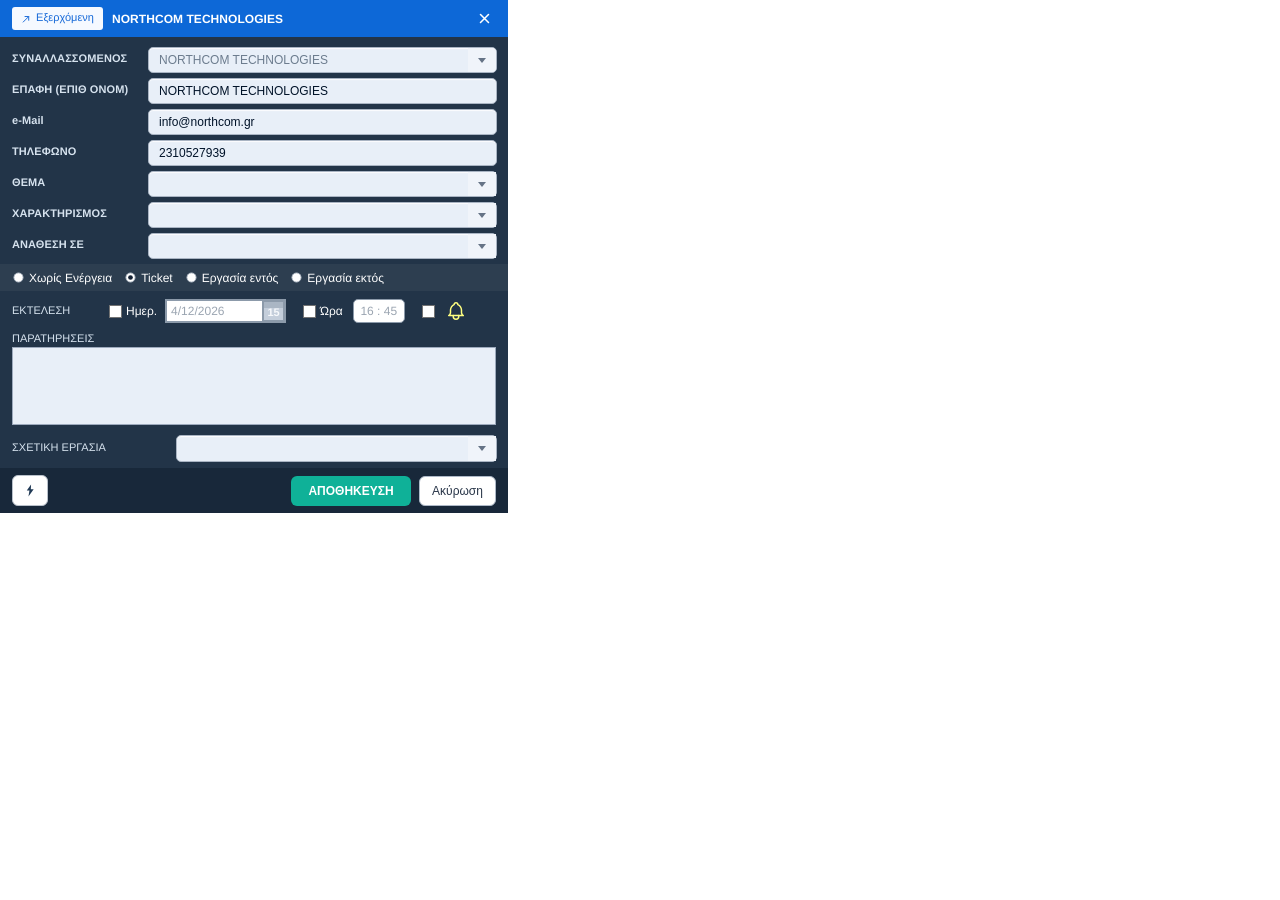
<file: ui/task-form.html>
<!DOCTYPE html>
<html lang="el">
<head>
  <meta charset="UTF-8">
  <meta name="viewport" content="width=device-width, initial-scale=1.0">
  <meta name="format-detection" content="telephone=no">
  <title>Task Form</title>
  <style>
    * {
      box-sizing: border-box;
    }

    html,
    body {
      width: 100%;
      min-height: 100%;
      margin: 0;
      background: transparent;
      font-family: "Segoe UI", Tahoma, Arial, sans-serif;
      overflow: visible;
      text-rendering: geometricPrecision;
      -webkit-font-smoothing: antialiased;
    }

    body {
      display: grid;
      place-items: start;
    }

    body.is-features-embed {
      width: 100vw;
      height: 100vh;
      min-height: 0;
      place-items: center;
      overflow: hidden;
    }

    .task-window {
      position: relative;
      width: 508px;
      height: 513px;
      color: #fff;
      background: #18283a;
      border: 0;
      overflow: visible;
      font-size: 12px;
      line-height: 1;
    }

    body.is-features-embed .task-window {
      transform: scale(var(--task-form-embed-scale, 1));
      transform-origin: center center;
    }

    .titlebar {
      position: absolute;
      top: 0;
      left: 0;
      right: 0;
      height: 37px;
      display: grid;
      grid-template-columns: auto 1fr auto;
      align-items: center;
      column-gap: 9px;
      padding: 0 12px;
      background: #0d68d7;
    }

    .back-button {
      width: 91px;
      height: 23px;
      display: inline-flex;
      align-items: center;
      justify-content: center;
      gap: 5px;
      padding: 0;
      color: #1669d8;
      background: #f5f9ff;
      border-radius: 3px;
      font-size: 11px;
      font-weight: 500;
      white-space: nowrap;
      line-height: 23px;
    }

    .back-arrow {
      width: 10px;
      height: 10px;
      flex: 0 0 auto;
      transform: translateY(.25px);
      fill: none;
      stroke: currentColor;
      stroke-width: 1.35;
      stroke-linecap: round;
      stroke-linejoin: round;
    }

    .title {
      color: #fff;
      font-size: 12px;
      font-weight: 700;
      letter-spacing: .05px;
      white-space: nowrap;
    }

    .close {
      width: 23px;
      height: 23px;
      display: grid;
      place-items: center;
      color: #fff;
    }

    .close svg {
      width: 13px;
      height: 13px;
      stroke: currentColor;
      stroke-width: 1.55;
      stroke-linecap: round;
    }

    .form-top {
      position: absolute;
      top: 37px;
      left: 0;
      right: 0;
      height: 227px;
      padding: 7px 11px 7px 12px;
      background: #223448;
    }

    .field-row {
      height: 31px;
      display: grid;
      grid-template-columns: 136px 1fr;
      align-items: center;
    }

    .field-label {
      color: #d6e2ee;
      font-size: 11px;
      font-weight: 600;
      letter-spacing: .1px;
      text-transform: none;
      white-space: nowrap;
    }

    .control {
      width: 100%;
      height: 26px;
      color: #001329;
      background: #e8eff8;
      border: 1px solid #a9b4c3;
      border-radius: 5px;
      box-shadow: inset 0 1px 1px rgba(255, 255, 255, .85);
      font: 12px/24px "Segoe UI", Tahoma, Arial, sans-serif;
    }

    .text-control {
      padding: 0 10px;
      outline: none;
    }

    .select-control {
      position: relative;
      overflow: hidden;
    }

    .select-control select {
      width: 100%;
      height: 100%;
      margin: 0;
      padding: 0 42px 0 10px;
      color: #6c7c8e;
      background: transparent;
      border: 0;
      appearance: none;
      font: 12px/24px "Segoe UI", Tahoma, Arial, sans-serif;
      outline: none;
      position: relative;
      z-index: 1;
    }

    .combo-edit-input {
      position: relative;
      z-index: 1;
      width: calc(100% - 28px);
      height: 100%;
      margin: 0;
      padding: 0 10px;
      color: #001329;
      background: transparent;
      border: 0;
      outline: none;
      font: 12px/24px "Segoe UI", Tahoma, Arial, sans-serif;
    }

    .combo-edit-input::-webkit-calendar-picker-indicator {
      opacity: 0;
    }

    .custom-combo {
      overflow: visible;
      cursor: default;
    }

    .custom-combo select {
      position: absolute;
      inset: 0;
      opacity: 0;
      pointer-events: none;
    }

    .combo-menu {
      display: none;
      position: absolute;
      top: 27px;
      left: 0;
      right: 0;
      min-height: 32px;
      padding: 4px 0 5px;
      color: #050505;
      background: #f7f7f7;
      border: 1px solid #c8c8c8;
      border-radius: 0;
      box-shadow: 1px 1px 2px rgba(0, 0, 0, .16);
      font-family: "Segoe UI", Tahoma, Arial, sans-serif;
      font-size: 12px;
      font-weight: 400;
      line-height: 1;
      white-space: nowrap;
      z-index: 40;
    }

    .custom-combo.is-open .combo-menu {
      display: block;
    }

    .combo-value {
      position: relative;
      z-index: 1;
      display: block;
      width: calc(100% - 28px);
      height: 100%;
      padding: 0 10px;
      color: #001329;
      font: 12px/24px "Segoe UI", Tahoma, Arial, sans-serif;
      min-width: 0;
      overflow: hidden;
      text-overflow: ellipsis;
      white-space: nowrap;
    }

    .combo-menu__option {
      position: relative;
      z-index: 1;
      height: 23px;
      padding: 0 18px 0 8px;
      display: flex;
      align-items: center;
      background: transparent;
      white-space: nowrap;
      cursor: default;
      font-size: 12px;
      font-weight: 400;
      line-height: 1;
    }

    .combo-menu__option:hover,
    .combo-menu__option.is-selected {
      color: #000;
      background: #e5f3ff;
      outline: 1px solid #99d1ff;
      outline-offset: -1px;
    }

    .select-control::before {
      content: "";
      position: absolute;
      top: 0;
      right: 0;
      width: 28px;
      height: 100%;
      background: #f0f4fa;
      pointer-events: none;
      z-index: 0;
    }

    .select-control::after {
      content: "";
      position: absolute;
      top: 10px;
      right: 10px;
      width: 0;
      height: 0;
      border-left: 4px solid transparent;
      border-right: 4px solid transparent;
      border-top: 5px solid #657386;
      pointer-events: none;
      z-index: 2;
    }

    .radio-band {
      position: absolute;
      top: 264px;
      left: 0;
      right: 0;
      height: 27px;
      display: flex;
      align-items: center;
      gap: 13px;
      padding: 0 13px;
      background: #2d3e50;
      color: #d6e2ee;
      font-size: 11px;
      font-weight: 600;
    }

    .radio-band label {
      display: inline-flex;
      align-items: center;
      gap: 5px;
      white-space: nowrap;
    }

    .radio-text {
      color: #ffffff;
      font-size: 12px;
      font-weight: 400;
      line-height: 1;
    }

    input[type="radio"] {
      position: absolute;
      opacity: 0;
      pointer-events: none;
    }

    .radio-dot {
      width: 11px;
      height: 11px;
      flex: 0 0 11px;
      display: block;
      overflow: visible;
      shape-rendering: geometricPrecision;
    }

    .radio-dot__outer {
      fill: #fff;
      stroke: #b8c1cc;
      stroke-width: .9;
    }

    .radio-dot__inner {
      fill: #142033;
      opacity: 0;
    }

    input[type="radio"]:checked + .radio-dot .radio-dot__inner {
      opacity: 1;
    }

    input[type="checkbox"] {
      appearance: none;
      width: 13px;
      height: 13px;
      margin: 0;
      flex: 0 0 auto;
      background: #fff;
      border: 1px solid #b4bbc5;
      border-radius: 0;
    }

    .execution-checkbox {
      position: absolute;
      opacity: 0;
      pointer-events: none;
    }

    .checkbox-box {
      position: relative;
      width: 13px;
      height: 13px;
      flex: 0 0 13px;
      display: block;
      background: #fff;
      border: 1px solid #737373;
      border-radius: 0;
      box-shadow: none;
    }

    .checkbox-box::after {
      content: "";
      position: absolute;
      left: 3px;
      top: 0;
      width: 4px;
      height: 8px;
      border-right: 2px solid #111;
      border-bottom: 2px solid #111;
      opacity: 0;
      transform: rotate(45deg);
    }

    .execution-checkbox:checked + .checkbox-box {
      background: #fff;
      border-color: #737373;
    }

    .execution-checkbox:checked + .checkbox-box::after {
      opacity: 1;
    }

    .execution {
      position: absolute;
      top: 291px;
      left: 0;
      right: 0;
      height: 40px;
      display: flex;
      align-items: center;
      padding: 0 12px;
      background: #223448;
      color: #fff;
    }

    .related-label,
    .notes-title {
      color: #d6e2ee;
      font-size: 11px;
      font-weight: 400;
      white-space: nowrap;
    }

    .execution-title {
      width: 97px;
      color: #d6e2ee;
      font-size: 11px;
      font-weight: 400;
      line-height: 1;
      white-space: nowrap;
    }

    .check-group {
      display: inline-flex;
      align-items: center;
      gap: 4px;
      height: 24px;
      color: #fff;
      font-size: 12px;
      font-weight: 400;
      white-space: nowrap;
    }

    .check-group--date {
      width: 194px;
    }

    .check-group--time {
      width: 119px;
    }

    .date-wrap {
      width: 121px;
      height: 24px;
      display: inline-flex;
      align-items: center;
      margin-left: 4px;
      background: transparent;
      border: 2px solid #29445f;
      box-shadow: none;
    }

    .date-text {
      flex: 1;
      height: 20px;
      padding-left: 4px;
      color: #000;
      font-size: 12px;
      line-height: 20px;
      background: #fff;
    }

    .date-picker-icon {
      position: relative;
      width: 22px;
      height: 20px;
      margin: 0;
      display: flex;
      align-items: flex-end;
      justify-content: center;
      padding-bottom: 1px;
      color: #1b1b1b;
      background: #ffffff;
      border: 1px solid #29445f;
      border-left-width: 2px;
      font-size: 11px;
      line-height: 1;
      font-weight: 600;
      text-align: center;
    }

    .date-picker-icon::before {
      content: "";
      position: absolute;
      top: 0;
      left: 0;
      right: 0;
      height: 6px;
      background: #649ccb;
    }

    .execution-checkbox:not(:checked) ~ .date-wrap {
      border-color: #8c9aaa;
      background: transparent;
    }

    .execution-checkbox:not(:checked) ~ .date-wrap .date-text {
      color: #9ba5b1;
      background: #fff;
    }

    .execution-checkbox:not(:checked) ~ .date-wrap .date-picker-icon {
      color: #f6f8fb;
      background: #c4cedb;
      border-color: #8c9aaa;
      border-left-width: 2px;
    }

    .execution-checkbox:not(:checked) ~ .date-wrap .date-picker-icon::before {
      background: #aab6c4;
    }

    .time-control {
      width: 52px;
      height: 24px;
      display: inline-grid;
      place-items: center;
      margin-left: 6px;
      color: #1f344d;
      background: #fff;
      border: 1px solid #9daabd;
      border-radius: 5px;
      box-shadow: none;
      font-size: 12px;
    }

    .execution-checkbox:not(:checked) ~ .time-control {
      color: #9ba5b1;
      background: #fff;
      border-color: #8c9aaa;
    }

    .bell-cell {
      display: inline-flex;
      align-items: center;
      gap: 10px;
      height: 24px;
      padding-left: 0;
    }

    .bell {
      width: 22px;
      height: 22px;
      color: #ffff80;
      fill: none;
      stroke: currentColor;
      stroke-width: 1.6;
      stroke-linecap: round;
      stroke-linejoin: round;
      transform-origin: 50% 12%;
    }

    .execution-checkbox:checked ~ .bell {
      animation: bell-swing 0.6s ease-in-out;
    }

    @keyframes bell-swing {
      0% { transform: rotate(0); }
      20% { transform: rotate(15deg); }
      40% { transform: rotate(-13deg); }
      60% { transform: rotate(10deg); }
      80% { transform: rotate(-7deg); }
      100% { transform: rotate(0); }
    }

    .notes {
      position: absolute;
      top: 331px;
      left: 0;
      right: 0;
      height: 104px;
      padding: 0 12px;
      background: #223448;
    }

    .notes-title {
      height: 16px;
      display: flex;
      align-items: center;
    }

    .notes-box {
      width: 100%;
      height: 78px;
      background: #e8eff8;
      border: 1px solid #9daabd;
      outline: none;
      resize: none;
    }

    .related {
      position: absolute;
      top: 435px;
      left: 0;
      right: 0;
      height: 33px;
      display: grid;
      grid-template-columns: 164px minmax(0, 1fr);
      align-items: center;
      column-gap: 0;
      padding: 0 11px 8px 12px;
      background: #223448;
    }

    .related .select-control {
      height: 27px;
      min-width: 0;
    }

    .related-combo {
      position: relative;
      overflow: visible;
      z-index: 20;
      cursor: default;
    }

    .related-combo select {
      position: absolute;
      inset: 0;
      opacity: 0;
      pointer-events: none;
    }

    .related-value {
      position: relative;
      z-index: 1;
      display: block;
      width: calc(100% - 28px);
      height: 100%;
      padding: 0 10px;
      color: #001329;
      font: 12px/25px "Segoe UI", Tahoma, Arial, sans-serif;
      min-width: 0;
      overflow: hidden;
      text-overflow: ellipsis;
      white-space: nowrap;
    }

    .related-dropdown {
      display: none;
      position: absolute;
      top: 27px;
      left: 0;
      right: -108px;
      min-height: 103px;
      padding: 4px 0 5px;
      color: #050505;
      background: #f7f7f7;
      border: 1px solid #c8c8c8;
      border-radius: 0;
      box-shadow: 1px 1px 2px rgba(0, 0, 0, .16);
      font-family: "Segoe UI", Tahoma, Arial, sans-serif;
      font-size: 12px;
      font-weight: 400;
      line-height: 1;
      white-space: nowrap;
      z-index: 30;
    }

    .related-combo.is-open .related-dropdown {
      display: block;
    }

    .related-option {
      position: relative;
      z-index: 1;
      height: 23px;
      padding: 0 18px 0 8px;
      display: flex;
      align-items: center;
      background: transparent;
      white-space: nowrap;
      cursor: default;
      font-size: 12px;
      font-weight: 400;
      line-height: 1;
    }

    .related-option:hover,
    .related-option.is-selected {
      color: #000;
      background: #e5f3ff;
      outline: 1px solid #99d1ff;
      outline-offset: -1px;
    }

    .footer {
      position: absolute;
      top: 468px;
      left: 0;
      right: 0;
      height: 45px;
      display: grid;
      grid-template-columns: 1fr auto auto;
      align-items: center;
      column-gap: 8px;
      padding: 0 12px;
      background: #18283a;
    }

    .flash {
      width: 36px;
      height: 31px;
      display: grid;
      place-items: center;
      background: #fff;
      border: 1px solid #b9c1cb;
      border-radius: 6px;
      box-shadow: inset 0 1px 0 rgba(255, 255, 255, .8);
      cursor: pointer;
      transition:
        box-shadow 140ms ease,
        background-color 140ms ease;
    }

    .flash svg {
      width: 13px;
      height: 15px;
      fill: #213a56;
      transition:
        fill 140ms ease,
        filter 140ms ease;
    }

    .flash:hover,
    .flash:focus-visible {
      background: #fff;
      box-shadow: inset 0 1px 0 rgba(255, 255, 255, .8);
    }

    .flash:hover svg,
    .flash:focus-visible svg,
    .flash.is-demo-hover svg {
      fill: #f0b400;
      filter: drop-shadow(0 0 3px rgba(255, 196, 0, .42));
    }

    .save {
      width: 120px;
      height: 30px;
      display: inline-flex;
      align-items: center;
      justify-content: center;
      padding: 0;
      color: #fff;
      background: #0fb198;
      border: 0;
      border-radius: 6px;
      font: 700 12px/1 "Segoe UI", Tahoma, Arial, sans-serif;
      text-align: center;
    }

    .cancel {
      width: 77px;
      height: 30px;
      display: inline-flex;
      align-items: center;
      justify-content: center;
      padding: 0;
      color: #273447;
      background: #fff;
      border: 1px solid #aeb9c8;
      border-radius: 6px;
      font: 12px/1 "Segoe UI", Tahoma, Arial, sans-serif;
      text-align: center;
    }
  </style>
</head>
<body>
  <section class="task-window" aria-label="Φόρμα εργασίας">
    <header class="titlebar">
      <span class="back-button">
        <svg class="back-arrow" viewBox="0 0 14 14" aria-hidden="true">
          <path d="M3.1 10.9 10.8 3.2"></path>
          <path d="M5.6 3.2h5.2v5.2"></path>
        </svg>
        Εξερχόμενη
      </span>
      <span class="title">NORTHCOM TECHNOLOGIES</span>
      <span class="close" aria-hidden="true">
        <svg viewBox="0 0 13 13">
          <path d="M2.5 2.5 10.5 10.5M10.5 2.5 2.5 10.5"></path>
        </svg>
      </span>
    </header>

    <div class="form-top">
      <div class="field-row">
        <label class="field-label">ΣΥΝΑΛΛΑΣΣΟΜΕΝΟΣ</label>
        <div class="control select-control">
          <select aria-label="Συναλλασσόμενος">
            <option>NORTHCOM TECHNOLOGIES</option>
          </select>
        </div>
      </div>
      <div class="field-row">
        <label class="field-label">ΕΠΑΦΗ (ΕΠΙΘ ΟΝΟΜ)</label>
        <input class="control text-control" value="NORTHCOM TECHNOLOGIES" aria-label="Επαφή">
      </div>
      <div class="field-row">
        <label class="field-label">e-Mail</label>
        <input class="control text-control" value="info@northcom.gr" aria-label="Email">
      </div>
      <div class="field-row">
        <label class="field-label">ΤΗΛΕΦΩΝΟ</label>
        <input class="control text-control" value="2310527939" aria-label="Τηλέφωνο">
      </div>
      <div class="field-row">
        <label class="field-label">ΘΕΜΑ</label>
        <div class="control select-control custom-combo subject-combo">
          <input class="combo-edit-input" aria-label="Θέμα">
          <div class="combo-menu" aria-hidden="true">
            <div class="combo-menu__option" data-value=""></div>
          </div>
        </div>
      </div>
      <div class="field-row">
        <label class="field-label">ΧΑΡΑΚΤΗΡΙΣΜΟΣ</label>
        <div class="control select-control custom-combo characteristic-combo">
          <select aria-label="Χαρακτηρισμός">
            <option></option>
            <option>ΜΗΧΑΝΟΓΡΑΦΙΚΕΣ ΥΠΗΡΕΣΙΕΣ</option>
            <option>ΤΑΜΕΙΑΚΑ ΣΥΣΤΗΜΑΤΑ</option>
            <option>ΤΗΛΕΦΩΝΙΚΑ ΚΕΝΤΡΑ</option>
            <option>ΠΛΗΡΟΦΟΡΙΚΗ</option>
          </select>
          <span class="combo-value"></span>
          <div class="combo-menu" aria-hidden="true">
            <div class="combo-menu__option" data-value=""></div>
            <div class="combo-menu__option" data-value="ΜΗΧΑΝΟΓΡΑΦΙΚΕΣ ΥΠΗΡΕΣΙΕΣ">ΜΗΧΑΝΟΓΡΑΦΙΚΕΣ ΥΠΗΡΕΣΙΕΣ</div>
            <div class="combo-menu__option" data-value="ΤΑΜΕΙΑΚΑ ΣΥΣΤΗΜΑΤΑ">ΤΑΜΕΙΑΚΑ ΣΥΣΤΗΜΑΤΑ</div>
            <div class="combo-menu__option" data-value="ΤΗΛΕΦΩΝΙΚΑ ΚΕΝΤΡΑ">ΤΗΛΕΦΩΝΙΚΑ ΚΕΝΤΡΑ</div>
            <div class="combo-menu__option" data-value="ΠΛΗΡΟΦΟΡΙΚΗ">ΠΛΗΡΟΦΟΡΙΚΗ</div>
          </div>
        </div>
      </div>
      <div class="field-row">
        <label class="field-label">ΑΝΑΘΕΣΗ ΣΕ</label>
        <div class="control select-control custom-combo assignment-combo">
          <select aria-label="Ανάθεση σε">
            <option></option>
            <option>ΤΣΟΥΚΑΛΗΣ ΓΙΩΡΓΟΣ</option>
          </select>
          <span class="combo-value"></span>
          <div class="combo-menu" aria-hidden="true">
            <div class="combo-menu__option" data-value=""></div>
            <div class="combo-menu__option" data-value="ΤΣΟΥΚΑΛΗΣ ΓΙΩΡΓΟΣ">ΤΣΟΥΚΑΛΗΣ ΓΙΩΡΓΟΣ</div>
          </div>
        </div>
      </div>
    </div>

    <div class="radio-band">
      <label><input type="radio" name="kind"><svg class="radio-dot" viewBox="0 0 11 11" aria-hidden="true"><circle class="radio-dot__outer" cx="5.5" cy="5.5" r="4.55"></circle><circle class="radio-dot__inner" cx="5.5" cy="5.5" r="2.35"></circle></svg><span class="radio-text">Χωρίς Ενέργεια</span></label>
      <label><input type="radio" name="kind" checked><svg class="radio-dot" viewBox="0 0 11 11" aria-hidden="true"><circle class="radio-dot__outer" cx="5.5" cy="5.5" r="4.55"></circle><circle class="radio-dot__inner" cx="5.5" cy="5.5" r="2.35"></circle></svg><span class="radio-text">Ticket</span></label>
      <label><input type="radio" name="kind"><svg class="radio-dot" viewBox="0 0 11 11" aria-hidden="true"><circle class="radio-dot__outer" cx="5.5" cy="5.5" r="4.55"></circle><circle class="radio-dot__inner" cx="5.5" cy="5.5" r="2.35"></circle></svg><span class="radio-text">Εργασία εντός</span></label>
      <label><input type="radio" name="kind"><svg class="radio-dot" viewBox="0 0 11 11" aria-hidden="true"><circle class="radio-dot__outer" cx="5.5" cy="5.5" r="4.55"></circle><circle class="radio-dot__inner" cx="5.5" cy="5.5" r="2.35"></circle></svg><span class="radio-text">Εργασία εκτός</span></label>
    </div>

    <div class="execution">
      <div class="execution-title">ΕΚΤΕΛΕΣΗ</div>
      <label class="check-group check-group--date">
        <input class="execution-checkbox" type="checkbox">
        <span class="checkbox-box" aria-hidden="true"></span>
        <span>Ημερ.</span>
        <span class="date-wrap">
          <span class="date-text" id="currentDateText">13/7/2026</span>
          <span class="date-picker-icon">15</span>
        </span>
      </label>
      <label class="check-group check-group--time">
        <input class="execution-checkbox" type="checkbox">
        <span class="checkbox-box" aria-hidden="true"></span>
        <span>Ώρα</span>
        <span class="time-control" id="currentTimeText">18 : 52</span>
      </label>
      <label class="bell-cell">
        <input class="execution-checkbox" type="checkbox" aria-label="Υπενθύμιση">
        <span class="checkbox-box" aria-hidden="true"></span>
        <svg class="bell" viewBox="0 0 24 24" aria-hidden="true">
          <path d="M10 5a2 2 0 0 1 4 0a7 7 0 0 1 4 6v3a4 4 0 0 0 2 3h-16a4 4 0 0 0 2 -3v-3a7 7 0 0 1 4 -6"></path>
          <path d="M9 17v1a3 3 0 0 0 6 0v-1"></path>
        </svg>
      </label>
    </div>

    <div class="notes">
      <div class="notes-title">ΠΑΡΑΤΗΡΗΣΕΙΣ</div>
      <textarea class="notes-box" aria-label="Παρατηρήσεις"></textarea>
    </div>

    <div class="related">
      <label class="related-label">ΣΧΕΤΙΚΗ ΕΡΓΑΣΙΑ</label>
      <div class="control select-control related-combo">
        <select aria-label="Σχετική εργασία">
          <option></option>
          <option>28/06/26 ΠΑΡ0002568 ΠΑΡΑΓΓΕΛΙΑ</option>
          <option>29/06/26 ΠΡΦ0001040 ΠΡΟΣΦΟΡΑ</option>
          <option>29/06/26 ΕΡΓ0001875 (Τσουκάλης) ΝΑ ΒΑΛΟΥΜΕ ΔΩΡΕΑΝ DEMO 30 ΗΜ.</option>
        </select>
        <span class="related-value"></span>
        <div class="related-dropdown" aria-hidden="true">
          <div class="related-option" data-value=""></div>
          <div class="related-option" data-value="28/06/26 ΠΑΡ0002568 ΠΑΡΑΓΓΕΛΙΑ">28/06/26 ΠΑΡ0002568 ΠΑΡΑΓΓΕΛΙΑ</div>
          <div class="related-option" data-value="29/06/26 ΠΡΦ0001040 ΠΡΟΣΦΟΡΑ">29/06/26 ΠΡΦ0001040 ΠΡΟΣΦΟΡΑ</div>
          <div class="related-option" data-value="29/06/26 ΕΡΓ0001875 (Τσουκάλης) ΝΑ ΒΑΛΟΥΜΕ ΔΩΡΕΑΝ DEMO 30 ΗΜ.">29/06/26 ΕΡΓ0001875 (Τσουκάλης) ΝΑ ΒΑΛΟΥΜΕ ΔΩΡΕΑΝ DEMO 30 ΗΜ.</div>
        </div>
      </div>
    </div>

    <footer class="footer">
      <button class="flash" type="button" aria-label="Ενέργεια">
        <svg viewBox="0 0 16 18" aria-hidden="true">
          <path d="M8.7 1.6 3.4 9.1h3.3l-1.2 7.3 6.4-9H8.4l.3-5.8Z"></path>
        </svg>
      </button>
      <button class="save" type="button">ΑΠΟΘΗΚΕΥΣΗ</button>
      <button class="cancel" type="button">Ακύρωση</button>
    </footer>
  </section>
  <script>
    const isFeaturesEmbed = new URLSearchParams(window.location.search).get("embed") === "features";
    const taskParams = new URLSearchParams(window.location.search);
    const taskLang = taskParams.get("lang") === "en" ? "en" : "el";

    const taskCopy = {
      el: {
        title: "Φόρμα εργασίας",
        outgoing: "Εξερχόμενη",
        labels: [
          "ΣΥΝΑΛΛΑΣΣΟΜΕΝΟΣ",
          "ΕΠΑΦΗ (ΕΠΙΘ ΟΝΟΜ)",
          "e-Mail",
          "ΤΗΛΕΦΩΝΟ",
          "ΘΕΜΑ",
          "ΧΑΡΑΚΤΗΡΙΣΜΟΣ",
          "ΑΝΑΘΕΣΗ ΣΕ"
        ],
        aria: {
          customer: "Συναλλασσόμενος",
          contact: "Επαφή",
          phone: "Τηλέφωνο",
          subject: "Θέμα",
          category: "Χαρακτηρισμός",
          assignment: "Ανάθεση σε",
          reminder: "Υπενθύμιση",
          notes: "Παρατηρήσεις",
          related: "Σχετική εργασία",
          action: "Ενέργεια"
        },
        categories: ["", "ΜΗΧΑΝΟΓΡΑΦΙΚΕΣ ΥΠΗΡΕΣΙΕΣ", "ΤΑΜΕΙΑΚΑ ΣΥΣΤΗΜΑΤΑ", "ΤΗΛΕΦΩΝΙΚΑ ΚΕΝΤΡΑ", "ΠΛΗΡΟΦΟΡΙΚΗ"],
        assignees: ["", "ΤΣΟΥΚΑΛΗΣ ΓΙΩΡΓΟΣ"],
        radios: ["Χωρίς Ενέργεια", "Ticket", "Εργασία εντός", "Εργασία εκτός"],
        execution: "ΕΚΤΕΛΕΣΗ",
        date: "Ημερ.",
        time: "Ώρα",
        notesTitle: "ΠΑΡΑΤΗΡΗΣΕΙΣ",
        relatedLabel: "ΣΧΕΤΙΚΗ ΕΡΓΑΣΙΑ",
        relatedOptions: [
          "",
          "28/06/26 ΠΑΡ0002568 ΠΑΡΑΓΓΕΛΙΑ",
          "29/06/26 ΠΡΦ0001040 ΠΡΟΣΦΟΡΑ",
          "29/06/26 ΕΡΓ0001875 (Τσουκάλης) ΝΑ ΒΑΛΟΥΜΕ ΔΩΡΕΑΝ DEMO 30 ΗΜ."
        ],
        save: "ΑΠΟΘΗΚΕΥΣΗ",
        cancel: "Ακύρωση"
      },
      en: {
        title: "Task form",
        outgoing: "Outgoing",
        labels: [
          "ACCOUNT",
          "CONTACT (DISPLAY NAME)",
          "e-Mail",
          "PHONE",
          "SUBJECT",
          "CATEGORY",
          "ASSIGNED TO"
        ],
        aria: {
          customer: "Account",
          contact: "Contact",
          phone: "Phone",
          subject: "Subject",
          category: "Category",
          assignment: "Assigned to",
          reminder: "Reminder",
          notes: "Notes",
          related: "Related task",
          action: "Action"
        },
        categories: ["", "IT SERVICES", "POS SYSTEMS", "PHONE SYSTEMS", "INFORMATION TECHNOLOGY"],
        assignees: ["", "GEORGE TSOUKALIS"],
        radios: ["No action", "Ticket", "On-site work", "Off-site work"],
        execution: "EXECUTION",
        date: "Date",
        time: "Time",
        notesTitle: "NOTES",
        relatedLabel: "RELATED TASK",
        relatedOptions: [
          "",
          "28/06/26 ORD0002568 ORDER",
          "29/06/26 QTN0001040 QUOTATION",
          "29/06/26 TSK0001875 (Tsoukalis) SET UP FREE 30-DAY DEMO"
        ],
        save: "SAVE",
        cancel: "Cancel"
      }
    }[taskLang];

    function setOptionText(option, value) {
      option.textContent = value;
      option.value = value;
      option.dataset.value = value;
    }

    function applyTaskLanguage() {
      document.documentElement.lang = taskLang;
      document.title = taskCopy.title;
      document.querySelector(".task-window")?.setAttribute("aria-label", taskCopy.title);
      const backButton = document.querySelector(".back-button");
      if (backButton?.lastChild) backButton.lastChild.textContent = ` ${taskCopy.outgoing}`;

      document.querySelectorAll(".field-label").forEach((element, index) => {
        if (taskCopy.labels[index]) element.textContent = taskCopy.labels[index];
      });

      document.querySelector(".select-control select")?.setAttribute("aria-label", taskCopy.aria.customer);
      document.querySelector(".text-control[aria-label]")?.setAttribute("aria-label", taskCopy.aria.contact);
      document.querySelectorAll(".text-control[aria-label]")[1]?.setAttribute("aria-label", "Email");
      document.querySelectorAll(".text-control[aria-label]")[2]?.setAttribute("aria-label", taskCopy.aria.phone);
      document.querySelector(".subject-combo .combo-edit-input")?.setAttribute("aria-label", taskCopy.aria.subject);
      document.querySelector(".characteristic-combo select")?.setAttribute("aria-label", taskCopy.aria.category);
      document.querySelector(".assignment-combo select")?.setAttribute("aria-label", taskCopy.aria.assignment);
      document.querySelector(".bell-cell input")?.setAttribute("aria-label", taskCopy.aria.reminder);
      document.querySelector(".notes-box")?.setAttribute("aria-label", taskCopy.aria.notes);
      document.querySelector(".related-combo select")?.setAttribute("aria-label", taskCopy.aria.related);
      document.querySelector(".flash")?.setAttribute("aria-label", taskCopy.aria.action);

      document.querySelectorAll(".characteristic-combo option, .characteristic-combo .combo-menu__option").forEach((element, index) => {
        if (taskCopy.categories[index] !== undefined) setOptionText(element, taskCopy.categories[index]);
      });
      document.querySelectorAll(".assignment-combo option, .assignment-combo .combo-menu__option").forEach((element, index) => {
        if (taskCopy.assignees[index] !== undefined) setOptionText(element, taskCopy.assignees[index]);
      });
      document.querySelectorAll(".radio-text").forEach((element, index) => {
        if (taskCopy.radios[index]) element.textContent = taskCopy.radios[index];
      });
      document.querySelector(".execution-title").textContent = taskCopy.execution;
      document.querySelector(".check-group--date > span:nth-of-type(2)").textContent = taskCopy.date;
      document.querySelector(".check-group--time > span:nth-of-type(2)").textContent = taskCopy.time;
      document.querySelector(".notes-title").textContent = taskCopy.notesTitle;
      document.querySelector(".related-label").textContent = taskCopy.relatedLabel;
      document.querySelectorAll(".related-combo option, .related-option").forEach((element, index) => {
        if (taskCopy.relatedOptions[index] !== undefined) setOptionText(element, taskCopy.relatedOptions[index]);
      });
      document.querySelector(".save").textContent = taskCopy.save;
      document.querySelector(".cancel").textContent = taskCopy.cancel;
    }

    applyTaskLanguage();

    function syncFeatureEmbedScale() {
      const availableWidth = window.innerWidth - 8;
      const availableHeight = window.innerHeight - 8;
      const scale = Math.min(1, availableWidth / 508, availableHeight / 513);
      document.documentElement.style.setProperty("--task-form-embed-scale", String(scale));
    }

    if (isFeaturesEmbed) {
      document.body.classList.add("is-features-embed");
      syncFeatureEmbedScale();
      window.addEventListener("resize", syncFeatureEmbedScale);
    }

    const currentDateText = document.getElementById("currentDateText");
    const currentTimeText = document.getElementById("currentTimeText");
    const now = new Date();

    currentDateText.textContent = `${now.getDate()}/${now.getMonth() + 1}/${now.getFullYear()}`;
    currentTimeText.textContent = `${String(now.getHours()).padStart(2, "0")} : ${String(now.getMinutes()).padStart(2, "0")}`;

    const relatedCombo = document.querySelector(".related-combo");
    const relatedSelect = relatedCombo?.querySelector("select");
    const relatedValue = relatedCombo?.querySelector(".related-value");
    const relatedDropdown = relatedCombo?.querySelector(".related-dropdown");
    const relatedOptions = Array.from(relatedCombo?.querySelectorAll(".related-option") || []);
    const subjectCombo = document.querySelector(".subject-combo");
    const subjectInput = subjectCombo?.querySelector(".combo-edit-input");
    const subjectMenu = subjectCombo?.querySelector(".combo-menu");
    const subjectOptions = Array.from(subjectCombo?.querySelectorAll(".combo-menu__option") || []);
    const simpleCombos = Array.from(document.querySelectorAll(".characteristic-combo, .assignment-combo"));

    function closeRelatedDropdown() {
      relatedCombo?.classList.remove("is-open");
      relatedDropdown?.setAttribute("aria-hidden", "true");
    }

    function closeSubjectDropdown() {
      subjectCombo?.classList.remove("is-open");
      subjectMenu?.setAttribute("aria-hidden", "true");
    }

    function closeSimpleCombos() {
      simpleCombos.forEach((combo) => {
        combo.classList.remove("is-open");
        combo.querySelector(".combo-menu")?.setAttribute("aria-hidden", "true");
      });
    }

    simpleCombos.forEach((combo) => {
      const select = combo.querySelector("select");
      const valueElement = combo.querySelector(".combo-value");
      const menu = combo.querySelector(".combo-menu");
      const options = Array.from(combo.querySelectorAll(".combo-menu__option"));

      combo.addEventListener("click", (event) => {
        event.stopPropagation();
        closeRelatedDropdown();
        closeSubjectDropdown();
        simpleCombos.forEach((otherCombo) => {
          if (otherCombo === combo) return;
          otherCombo.classList.remove("is-open");
          otherCombo.querySelector(".combo-menu")?.setAttribute("aria-hidden", "true");
        });
        combo.classList.toggle("is-open");
        menu?.setAttribute("aria-hidden", combo.classList.contains("is-open") ? "false" : "true");
      });

      options.forEach((option, index) => {
        option.addEventListener("click", (event) => {
          event.stopPropagation();
          const value = option.dataset.value || "";
          if (valueElement) valueElement.textContent = value;
          if (select) select.selectedIndex = index;
          options.forEach((item) => item.classList.toggle("is-selected", item === option));
          combo.classList.remove("is-open");
          menu?.setAttribute("aria-hidden", "true");
        });
      });
    });

    subjectCombo?.addEventListener("click", (event) => {
      const bounds = subjectCombo.getBoundingClientRect();
      const clickedArrow = event.clientX >= bounds.right - 28;
      if (!clickedArrow) return;

      event.stopPropagation();
      closeSimpleCombos();
      subjectCombo.classList.toggle("is-open");
      subjectMenu?.setAttribute("aria-hidden", subjectCombo.classList.contains("is-open") ? "false" : "true");
    });

    subjectOptions.forEach((option) => {
      option.addEventListener("click", (event) => {
        event.stopPropagation();
        if (subjectInput) subjectInput.value = option.dataset.value || "";
        subjectOptions.forEach((item) => item.classList.toggle("is-selected", item === option));
        closeSubjectDropdown();
      });
    });

    relatedCombo?.addEventListener("click", (event) => {
      event.stopPropagation();
      closeSubjectDropdown();
      closeSimpleCombos();
      relatedCombo.classList.toggle("is-open");
      relatedDropdown?.setAttribute("aria-hidden", relatedCombo.classList.contains("is-open") ? "false" : "true");
    });

    relatedOptions.forEach((option, index) => {
      option.addEventListener("click", (event) => {
        event.stopPropagation();
        const value = option.dataset.value || option.textContent.trim();
        if (relatedValue) relatedValue.textContent = value;
        if (relatedSelect) relatedSelect.selectedIndex = index;
        relatedOptions.forEach((item) => item.classList.toggle("is-selected", item === option));
        closeRelatedDropdown();
      });
    });

    document.addEventListener("click", () => {
      closeRelatedDropdown();
      closeSubjectDropdown();
      closeSimpleCombos();
    });

    const flashButton = document.querySelector(".flash");
    window.addEventListener("message", (event) => {
      if (event.data?.type !== "task-form-flash-hover") return;
      flashButton?.classList.toggle("is-demo-hover", Boolean(event.data.active));
    });
  </script>
</body>
</html>
</file>
<file: styles.css>
* {
  margin: 0;
  padding: 0;
  box-sizing: border-box;
}

/* Safari/iOS fallback for automatically detected telephone numbers. */
a[x-apple-data-detectors],
a[href^="tel:"] {
  color: inherit !important;
  font: inherit !important;
  text-decoration: none !important;
}

html,
body {
  width: 100%;
  min-height: 100%;
  font-family: Inter, -apple-system, BlinkMacSystemFont, "Segoe UI", sans-serif;
  background: #050607;
}

html {
  scroll-behavior: smooth;
}

section[id] {
  scroll-margin-top: 24px;
}

/* Hash navigation focuses the destination for assistive technology. Avoid the
   browser's default outline around the entire non-interactive section. */
section[id][tabindex="-1"]:focus {
  outline: none;
}

.page {
  position: relative;
  width: 100%;
  min-height: 100vh;
  overflow-x: clip;
  isolation: isolate;
  background:
    radial-gradient(circle at 10% 14%, rgba(255, 77, 24, 0.1), transparent 18%),
    radial-gradient(circle at 86% 10%, rgba(26, 56, 82, 0.11), transparent 21%),
    radial-gradient(circle at 78% 56%, rgba(255, 86, 24, 0.08), transparent 24%),
    radial-gradient(circle at 18% 78%, rgba(255, 86, 24, 0.06), transparent 22%),
    radial-gradient(circle at 52% 44%, rgba(255, 255, 255, 0.015), transparent 26%),
    linear-gradient(180deg, #050607 0%, #07080c 32%, #08090d 62%, #08070a 100%);
}

.page::before {
  content: "";
  position: absolute;
  inset: 0;
  z-index: -2;
  background:
    radial-gradient(circle at 56% 18%, rgba(255, 255, 255, 0.012), transparent 28%),
    radial-gradient(circle at 74% 70%, rgba(255, 86, 24, 0.035), transparent 24%),
    linear-gradient(180deg, rgba(255, 255, 255, 0.01), rgba(255, 255, 255, 0));
  pointer-events: none;
}

.page::after {
  content: "";
  position: absolute;
  inset: 0;
  z-index: -1;
  background-image:
    linear-gradient(rgba(255, 255, 255, 0.01) 1px, transparent 1px),
    linear-gradient(90deg, rgba(255, 255, 255, 0.01) 1px, transparent 1px);
  background-size: 88px 88px;
  opacity: 0.12;
  mask-image: linear-gradient(180deg, rgba(0, 0, 0, 0.48) 0%, #000 18%, #000 82%, rgba(0, 0, 0, 0.35) 100%);
  pointer-events: none;
}

.page > * {
  position: relative;
  z-index: 1;
}

.hero-pin {
  --hero-morph: 0;
  --hero-pin-distance: 520px;
  --hero-content-max: 1480px;
  --hero-copy-min: 430px;
  --hero-copy-fr: 0.58fr;
  --hero-visual-fr: 1.42fr;
  --hero-visual-max: 1080px;
  --hero-frame-padding: 10px;
  --hero-column-gap: clamp(40px, 4vw, 72px);
  position: relative;
  min-height: calc(100vh + var(--hero-pin-distance));
}

.hero {
  position: sticky;
  top: 0;
  min-height: 100vh;
  height: 100vh;
  overflow: visible;
  padding-bottom: 72px;
  display: flex;
  flex-direction: column;
}

.hero__background {
  position: absolute;
  inset: 0;
  overflow: hidden;
  pointer-events: none;
  z-index: 0;
}

.hero__background::before {
  content: none;
}

.hero__background::after {
  content: none;
}

.hero__grid {
  position: absolute;
  inset: -40% -20% -70%;
  background-image:
    linear-gradient(rgba(255, 255, 255, 0.035) 1px, transparent 1px),
    linear-gradient(90deg, rgba(255, 255, 255, 0.035) 1px, transparent 1px);
  background-size: 54px 54px;
  opacity: 0.12;
  transform: perspective(900px) rotateX(62deg) rotateZ(-14deg) translateY(24%);
  mask-image: linear-gradient(180deg, rgba(0, 0, 0, 0.9) 0%, #000 55%, rgba(0, 0, 0, 0.45) 82%, transparent 100%);
}

.hero__glow {
  position: absolute;
  border-radius: 999px;
  filter: blur(70px);
  opacity: 0.75;
}

.hero__glow--orange {
  width: 420px;
  height: 420px;
  left: -120px;
  top: 34%;
  background: rgba(255, 72, 20, 0.38);
}

.hero__glow--blue {
  width: 520px;
  height: 520px;
  right: -120px;
  top: -120px;
  background: rgba(37, 85, 115, 0.34);
}

.hero__line {
  position: absolute;
  height: 2px;
  width: 760px;
  background: linear-gradient(90deg, transparent, #ff4b1f, #ff8a3d, transparent);
  filter: blur(0.5px);
  opacity: 0.72;
  transform: rotate(-18deg);
  box-shadow:
    0 0 14px rgba(255, 84, 24, 0.8),
    0 0 38px rgba(255, 84, 24, 0.35);
}

.hero__line--one {
  right: 5%;
  bottom: 28%;
}

.hero__line--two {
  right: 16%;
  bottom: 22%;
  opacity: 0.34;
}

.header {
  position: fixed;
  top: 0;
  left: 0;
  right: 0;
  z-index: 50;
  width: 100%;
  padding: 14px 32px;
  display: grid;
  grid-template-columns: minmax(180px, 1fr) auto minmax(180px, 1fr);
  align-items: center;
  background: transparent;
}

/* Adaptive top fade: multiply makes it react gently to dark backgrounds while still
   suppressing bright content. The smoothstep alpha curve reaches zero with a flat
   slope, so its lower edge cannot read as a horizontal line. */
.header::before {
  content: "";
  position: absolute;
  top: -12px;
  right: 0;
  left: 0;
  height: calc(100% + 56px);
  z-index: -1;
  pointer-events: none;
  background: linear-gradient(
    180deg,
    rgb(0, 0, 0) 0%,
    rgba(0, 0, 0, 0.962) 10%,
    rgba(0, 0, 0, 0.887) 20%,
    rgba(0, 0, 0, 0.776) 30%,
    rgba(0, 0, 0, 0.642) 40%,
    rgba(0, 0, 0, 0.495) 50%,
    rgba(0, 0, 0, 0.348) 60%,
    rgba(0, 0, 0, 0.214) 70%,
    rgba(0, 0, 0, 0.103) 80%,
    rgba(0, 0, 0, 0.028) 90%,
    rgba(0, 0, 0, 0) 100%
  );
  mix-blend-mode: multiply;
  filter: blur(6px);
  transform: translateZ(0);
}

.logo-block {
  display: inline-flex;
  flex-direction: column;
  align-items: flex-start;
  gap: 1px;
  min-width: 180px;
}

.logo {
  display: inline-flex;
  user-select: none;
  text-decoration: none;
}

.logo__main {
  display: flex;
  align-items: center;
  gap: 8px;
}

.logo__mark {
  color: #ff5500;
  font-size: 21px;
  font-weight: 800;
  letter-spacing: -0.02em;
}

.logo strong {
  color: rgba(255, 255, 255, 0.92);
  font-size: 13px;
  letter-spacing: 0.24em;
  font-weight: 700;
}

.logo__subline {
  display: inline-block;
  margin-top: 2px;
  padding-left: 1px;
  color: rgba(255, 255, 255, 0.42);
  font-size: 9px;
  font-weight: 500;
  letter-spacing: 0.08em;
  line-height: 1.2;
  text-decoration: none;
  transition: color 0.2s ease, opacity 0.2s ease;
}

.logo__subline:hover {
  color: rgba(255, 255, 255, 0.68);
}

.navbar {
  display: flex;
  align-items: center;
  gap: 4px;
  padding: 4px;
  border-radius: 999px;
  background: rgba(255, 255, 255, 0.07);
  border: 1px solid rgba(255, 255, 255, 0.12);
  backdrop-filter: blur(20px);
  -webkit-backdrop-filter: blur(20px);
  /* Fully visible while the page is at the top; recedes discreetly once the user
     scrolls down (see body.is-scrolled), and always returns when they reach for it. */
  opacity: 1;
  transition: opacity 0.32s ease;
}

body.is-scrolled .navbar {
  opacity: 0.6;
}

/* Reaching for the menu always brings it fully forward, even while scrolled.
   Scoped under body.is-scrolled so it outranks the faded rule above. */
body.is-scrolled .navbar:hover,
body.is-scrolled .navbar:focus-within {
  opacity: 1;
}

.navbar a {
  text-decoration: none;
  color: rgba(255, 255, 255, 0.62);
  padding: 8px 18px;
  border-radius: 999px;
  font-size: 13px;
  font-weight: 600;
  letter-spacing: 0.01em;
  outline: none;
  transition:
    color 0.22s ease,
    background-color 0.22s ease,
    box-shadow 0.22s ease,
    transform 0.22s ease;
}

.navbar a:hover {
  color: rgba(255, 255, 255, 0.95);
  background: rgba(255, 255, 255, 0.08);
}

.navbar a:focus-visible {
  color: rgba(255, 255, 255, 0.98);
  box-shadow:
    0 0 0 2px rgba(255, 255, 255, 0.28),
    0 0 0 5px rgba(255, 85, 0, 0.2);
}

.navbar a.active {
  padding-inline: 16px;
  color: rgba(255, 255, 255, 0.96);
  font-weight: 650;
  background:
    radial-gradient(circle at 50% 100%, rgba(255, 106, 47, 0.16), transparent 70%),
    rgba(255, 255, 255, 0.045);
  border: 1px solid rgba(255, 106, 47, 0.18);
  box-shadow:
    inset 0 1px 0 rgba(255, 255, 255, 0.08),
    0 6px 16px rgba(0, 0, 0, 0.18),
    0 0 24px rgba(255, 90, 31, 0.16);
}

.navbar a:active {
  transform: translateY(1px);
}

.language {
  justify-self: end;
  display: flex;
  align-items: center;
  gap: 12px;
  width: fit-content;
}

.language button {
  border: 0;
  cursor: pointer;
  padding: 0;
  background: transparent;
  color: rgba(255, 255, 255, 0.46);
  font-size: 12px;
  font-weight: 700;
  letter-spacing: 0.14em;
  line-height: 1;
  transition: color 0.2s ease, opacity 0.2s ease;
}

.language button.active {
  color: rgba(255, 255, 255, 0.95);
}

.language button:hover {
  color: rgba(255, 255, 255, 0.78);
}

.language__separator {
  width: 1px;
  height: 14px;
  background: rgba(255, 255, 255, 0.28);
}

.features-header {
  position: fixed;
  top: 0;
  z-index: 50;
  grid-template-columns: minmax(180px, 1fr) auto minmax(180px, 1fr);
}

.features-brand {
  display: inline-flex;
  align-items: center;
  min-width: 0;
}

.nav-toggle {
  display: none;
  align-items: center;
  justify-content: center;
  flex-direction: column;
  gap: 5px;
  width: 40px;
  height: 40px;
  padding: 0;
  border: 1px solid rgba(255, 255, 255, 0.14);
  border-radius: 12px;
  background: rgba(255, 255, 255, 0.06);
  cursor: pointer;
  -webkit-tap-highlight-color: transparent;
}

.nav-toggle__bar {
  width: 18px;
  height: 2px;
  border-radius: 2px;
  background: rgba(255, 255, 255, 0.86);
  transition: transform 0.28s ease, opacity 0.2s ease;
}

body.nav-open .nav-toggle__bar:nth-child(1) {
  transform: translateY(7px) rotate(45deg);
}

body.nav-open .nav-toggle__bar:nth-child(2) {
  opacity: 0;
}

body.nav-open .nav-toggle__bar:nth-child(3) {
  transform: translateY(-7px) rotate(-45deg);
}

.nav-scrim {
  position: fixed;
  inset: 0;
  z-index: 39;
  background: rgba(4, 5, 7, 0.56);
  backdrop-filter: blur(2px);
  -webkit-backdrop-filter: blur(2px);
  opacity: 0;
  pointer-events: none;
  transition: opacity 0.25s ease;
}

.hero__content {
  position: relative;
  z-index: 2;
  width: min(var(--hero-content-max), calc(100% - 32px));
  margin: auto auto 0;
  padding: clamp(52px, 6.5vh, 84px) 0 clamp(32px, 4.5vh, 52px);
  display: grid;
  grid-template-columns: minmax(var(--hero-copy-min), var(--hero-copy-fr)) minmax(0, var(--hero-visual-fr));
  align-items: center;
  gap: var(--hero-column-gap);
}

.hero__copy {
  max-width: 470px;
  display: flex;
  flex-direction: column;
  gap: 24px;
}

.hero__badge {
  display: inline-flex;
  align-items: center;
  gap: 8px;
  width: fit-content;
  padding: 5px 14px;
  border: 1px solid rgba(255, 87, 34, 0.3);
  border-radius: 999px;
  background: rgba(255, 87, 34, 0.12);
  color: #ff7849;
  font-size: 12px;
  font-weight: 700;
  line-height: 1.2;
}

.hero__badge-dot {
  width: 6px;
  height: 6px;
  border-radius: 50%;
  background: #ff5722;
  box-shadow: 0 0 12px rgba(255, 87, 34, 0.65);
  animation: pulse 1.35s ease-in-out infinite;
}

.hero__title {
  color: #ffffff;
  font-size: clamp(32px, 4.1vw, 52px);
  font-weight: 800;
  line-height: 1.1;
  letter-spacing: -0.02em;
}

.hero__cycle-line {
  display: inline-flex;
  align-items: baseline;
  color: #ff5722;
}

.hero__cycle-word {
  display: inline-block;
  color: #ff5722;
  opacity: 1;
  transform: translateY(0);
  transition:
    opacity 350ms ease,
    transform 350ms ease;
}

.hero__cycle-word.is-changing {
  opacity: 0;
  transform: translateY(-10px);
}

.hero__cycle-dash {
  margin-left: 0.18em;
  color: #ffffff;
  opacity: 1;
}

.hero__title-muted {
  color: rgba(255, 255, 255, 0.55);
  font-weight: 400;
}

.hero__subtitle {
  max-width: 400px;
  color: rgba(255, 255, 255, 0.5);
  font-size: 15px;
  font-weight: 400;
  line-height: 1.65;
}

.hero__actions {
  display: flex;
  align-items: center;
  flex-wrap: wrap;
  gap: 12px;
}

.hero__text-link {
  display: inline-flex;
  align-items: center;
  width: fit-content;
  color: #ff7849;
  font-size: 15px;
  font-weight: 750;
  line-height: 1.2;
  text-decoration: none;
  outline: none;
  transition:
    color 0.22s ease,
    transform 0.22s ease;
}

.hero__text-link:hover {
  color: #ffffff;
  transform: translateX(4px);
}

.hero__text-link:focus-visible {
  box-shadow: 0 2px 0 rgba(255, 120, 73, 0.7);
}

.hero__button {
  display: inline-flex;
  align-items: center;
  justify-content: center;
  min-height: 46px;
  border-radius: 8px;
  font-size: 14px;
  font-weight: 700;
  line-height: 1.1;
  text-decoration: none;
  outline: none;
  transition:
    transform 0.22s ease,
    border-color 0.22s ease,
    background-color 0.22s ease,
    box-shadow 0.22s ease,
    color 0.22s ease;
}

.hero__button:hover {
  transform: translateY(-2px);
}

.hero__button:focus-visible {
  box-shadow:
    0 0 0 2px rgba(255, 255, 255, 0.28),
    0 0 0 5px rgba(255, 85, 0, 0.2);
}

.hero__button--primary {
  padding: 13px 26px;
  color: #ffffff;
  background: #ff5722;
  box-shadow: 0 4px 20px rgba(255, 87, 34, 0.4);
}

.hero__button--primary:hover {
  color: #ffffff;
  box-shadow: 0 8px 30px rgba(255, 87, 34, 0.55);
}

.hero__button--secondary {
  display: inline-flex;
  align-items: center;
  padding: 13px 24px;
  border: 1px solid rgba(255, 255, 255, 0.15);
  color: rgba(255, 255, 255, 0.7);
  background: transparent;
  font-size: 14px;
  font-weight: 700;
}

.hero__button--secondary:hover {
  color: #ffffff;
  border-color: rgba(255, 87, 34, 0.5);
  box-shadow: none;
}

.hero-reveal {
  opacity: 0;
  transform: translateY(24px);
  transition:
    opacity 0.7s ease,
    transform 0.7s ease;
  transition-delay: var(--hero-delay, 0ms);
}

.hero-reveal.is-visible {
  opacity: 1;
  transform: translateY(0);
}

.hero__visual {
  position: relative;
  min-width: 0;
  justify-self: end;
  width: 100%;
  max-width: var(--hero-visual-max);
}

.hero__visual::before {
  content: "";
  position: absolute;
  inset: 9% -4% -6% 8%;
  z-index: 0;
  border-radius: 30px;
  background:
    radial-gradient(circle at 74% 8%, rgba(255, 138, 61, 0.22), transparent 38%),
    radial-gradient(circle at 8% 86%, rgba(37, 85, 115, 0.2), transparent 42%);
  filter: blur(32px);
  opacity: 0.9;
  pointer-events: none;
}

.hero-image-wrap {
  position: relative;
  z-index: 3;
  width: 100%;
  margin: 0;
  padding: var(--hero-frame-padding);
  border-radius: 24px;
  background:
    linear-gradient(180deg, rgba(255, 255, 255, 0.1), rgba(255, 255, 255, 0.035)),
    rgba(7, 9, 13, 0.72);
  border: 1px solid rgba(255, 255, 255, 0.13);
  box-shadow:
    0 28px 80px rgba(0, 0, 0, 0.46),
    0 0 48px rgba(255, 85, 0, 0.11),
    inset 0 1px 0 rgba(255, 255, 255, 0.1);
  backdrop-filter: blur(18px) saturate(130%);
  -webkit-backdrop-filter: blur(18px) saturate(130%);
}

.hero-softone-viewport {
  position: relative;
  z-index: 2;
  display: block;
  width: 100%;
  aspect-ratio: 1920 / 1013;
  overflow: hidden;
  border-radius: 10px;
  background: #fff;
}

.hero-softone-viewport .hero-image {
  position: absolute;
  inset: 0 auto auto 0;
  display: block;
  width: 1920px;
  height: 1013px;
  max-width: none;
  border: 0;
  border-radius: 0;
  object-fit: contain;
  image-rendering: auto;
  pointer-events: none;
  user-select: none;
  zoom: var(--hero-softone-scale, 1);
  backface-visibility: hidden;
}

.hero-image--fade {
  display: none;
}

/* Popup sizing restored to the v.3.5.0 composition. */
.hero-call-popup {
  --hero-popup-fraction: 0.68;
  --hero-popup-max-scale: 0.84;
  --hero-popup-scale: 0.84;
  position: absolute;
  right: clamp(10px, 2.4%, 30px);
  bottom: clamp(10px, 2.4%, 30px);
  z-index: 4;
  width: 367px;
  height: 207px;
  border: 0;
  background: transparent;
  color-scheme: normal;
  pointer-events: none;
  opacity: 0;
  visibility: hidden;
  transform: scale(var(--hero-popup-scale));
  transform-origin: bottom right;
  filter: drop-shadow(0 24px 48px rgba(0, 0, 0, 0.55));
  transition: opacity 200ms ease;
}

.hero-pin.is-hero-complete .hero-call-popup {
  opacity: 1;
  visibility: visible;
}

body[data-language="en"] .hero-image,
body[data-language="en"] .hero-image--fade {
  transform: none;
}

body[data-language="en"] .hero-image-wrap {
  overflow: visible;
  clip-path: none;
  margin-bottom: 0;
}

body[data-language="en"] .feature-ticker {
  z-index: 1;
  margin-top: -15px;
}

.hero__media {
  position: relative;
  z-index: 2;
  width: 100%;
  margin-top: auto;
  display: flex;
  flex-direction: column;
  align-items: center;
  transform: translateY(-3px);
}

.feature-ticker {
  --ticker-height: 66px;
  --ticker-speed: 34s;
  position: relative;
  width: 100%;
  height: var(--ticker-height);
  margin-top: -15px;
  display: flex;
  align-items: center;
  overflow: hidden;
  background: linear-gradient(180deg, rgba(5, 5, 7, 0) 0%, rgba(5, 5, 7, 0.16) 7%, rgba(5, 5, 7, 0.48) 13%, rgba(5, 5, 7, 0.82) 22%, rgba(5, 5, 7, 0.82) 100%);
  border-top: 0;
  border-bottom: 1px solid rgba(255, 255, 255, 0.015);
  box-shadow:
    0 -12px 30px rgba(0, 0, 0, 0.015),
    0 14px 34px rgba(0, 0, 0, 0.08),
    inset 0 1px 0 rgba(255, 255, 255, 0);
  backdrop-filter: blur(18px) saturate(140%);
  -webkit-backdrop-filter: blur(18px) saturate(140%);
  mask-image: linear-gradient(
    180deg,
    transparent 0%,
    transparent 2%,
    rgba(0, 0, 0, 0.12) 4%,
    #000 8%,
    #000 78%,
    rgba(0, 0, 0, 0.42) 88%,
    rgba(0, 0, 0, 0.14) 95%,
    transparent 100%
  );
  -webkit-mask-image: linear-gradient(
    180deg,
    transparent 0%,
    transparent 2%,
    rgba(0, 0, 0, 0.12) 4%,
    #000 8%,
    #000 78%,
    rgba(0, 0, 0, 0.42) 88%,
    rgba(0, 0, 0, 0.14) 95%,
    transparent 100%
  );
}

.feature-ticker::before {
  content: "";
  position: absolute;
  top: 50%;
  left: 0;
  width: 120px;
  height: 60%;
  z-index: 5;
  pointer-events: none;
  transform: translateY(-50%);
  background:
    linear-gradient(
      to right,
      rgba(8, 9, 11, 1) 0%,
      rgba(8, 9, 11, 0.65) 35%,
      rgba(8, 9, 11, 0) 100%
    );
}

.feature-ticker::after {
  content: "";
  position: absolute;
  top: 50%;
  right: 0;
  width: 120px;
  height: 60%;
  z-index: 5;
  pointer-events: none;
  transform: translateY(-50%);
  background:
    linear-gradient(
      to left,
      rgba(8, 9, 11, 1) 0%,
      rgba(8, 9, 11, 0.65) 35%,
      rgba(8, 9, 11, 0) 100%
    );
}

.feature-ticker__viewport {
  position: relative;
  width: 100%;
  overflow: hidden;
}

.feature-ticker__viewport::before {
  content: "";
  position: absolute;
  inset: 0;
  z-index: 1;
  pointer-events: none;
  background:
    linear-gradient(
      180deg,
      rgba(255, 255, 255, 0) 0%,
      rgba(255, 255, 255, 0.001) 22%,
      rgba(255, 255, 255, 0.002) 30%,
      rgba(255, 255, 255, 0.003) 56%,
      rgba(255, 255, 255, 0) 100%
    );
}

.feature-ticker__track {
  --ticker-distance: 50%;
  display: flex;
  align-items: center;
  width: max-content;
  min-width: max-content;
  animation: feature-ticker-scroll var(--ticker-speed) linear infinite;
  will-change: transform;
}

.feature-ticker:hover .feature-ticker__track {
  animation-play-state: paused;
}

.feature-ticker__segment {
  display: flex;
  align-items: center;
  flex-shrink: 0;
}

.feature-ticker__group {
  display: flex;
  align-items: center;
  flex-shrink: 0;
  padding-right: 0;
}

.feature-ticker__item {
  display: inline-flex;
  align-items: center;
  gap: 10px;
  color: #6f6f74;
  font-size: 15px;
  font-weight: 500;
  letter-spacing: -0.03em;
  line-height: 1;
  white-space: nowrap;
  flex-shrink: 0;
  transform: translateY(-1px);
  transition: color 0.2s ease;
}

.feature-ticker__item:hover {
  color: #f15a24;
}

.feature-ticker__icon {
  width: 18px;
  height: 18px;
  flex: 0 0 18px;
  color: inherit;
  stroke-width: 1.7;
}

.feature-ticker__separator {
  width: 2px;
  height: 12px;
  margin: 0 22px;
  background: rgba(111, 111, 116, 0.42);
  flex: 0 0 2px;
  transform: translateY(0);
}

.feature-ticker__edge {
  display: none;
}

.scroll-indicator {
  position: relative;
  display: inline-flex;
  align-items: center;
  justify-content: center;
  margin-top: 10px;
  padding: 8px;
  border: 0;
  background: transparent;
  border-radius: 999px;
  cursor: pointer;
  text-decoration: none;
  animation: soft-scroll-bounce 2.6s ease-in-out infinite;
  transition: transform 0.25s ease, opacity 0.25s ease;
}

.scroll-indicator::before {
  content: "";
  position: absolute;
  top: -10px;
  left: 50%;
  width: 1px;
  height: 10px;
  background: rgba(255, 255, 255, 0.5);
  transform: translateX(-50%);
}

.scroll-indicator:hover {
  transform: translateY(2px);
  opacity: 0.88;
}

.scroll-indicator__icon {
  display: block;
  width: 34px;
  height: auto;
  filter: drop-shadow(0 10px 18px rgba(0, 0, 0, 0.28));
}

.comparison-flow {
  margin-top: 36px;
}

.section-preview {
  position: relative;
  z-index: 2;
  margin-top: -18px;
  padding: 0 32px;
}

.section-preview__inner {
  width: min(1180px, 100%);
  margin: 0 auto;
  display: flex;
  justify-content: center;
}

.section-pill {
  display: inline-flex;
  align-items: center;
  justify-content: center;
  min-height: 38px;
  padding: 0 28px;
  border-radius: 999px;
  border: 1px solid rgba(255, 255, 255, 0.24);
  background: rgba(255, 255, 255, 0.02);
  color: rgba(255, 255, 255, 0.96);
  font-size: 0.86rem;
  font-weight: 700;
  letter-spacing: 0.28em;
  line-height: 1;
  text-transform: uppercase;
  box-shadow: inset 0 1px 0 rgba(255, 255, 255, 0.04);
}

.comparison {
  position: relative;
  margin-top: 0;
  padding: 20px 32px 84px;
  isolation: isolate;
}

.comparison__background {
  position: absolute;
  inset: -120px 0 -80px;
  z-index: -1;
  pointer-events: none;
  display: block;
  background:
    radial-gradient(circle at 20% 22%, rgba(255, 96, 34, 0.18), transparent 30%),
    radial-gradient(circle at 82% 38%, rgba(255, 106, 47, 0.2), transparent 28%),
    radial-gradient(circle at 52% 12%, rgba(255, 170, 112, 0.075), transparent 34%),
    radial-gradient(circle at 88% 78%, rgba(255, 82, 24, 0.11), transparent 30%),
    linear-gradient(180deg, rgba(7, 8, 10, 0) 0%, rgba(12, 9, 8, 0.86) 18%, rgba(12, 10, 11, 0.48) 58%, rgba(5, 5, 7, 0.74) 100%),
    linear-gradient(90deg, rgba(255, 88, 24, 0.04) 0%, rgba(0, 0, 0, 0) 42%, rgba(255, 98, 38, 0.08) 100%);
  opacity: 1;
  mask-image: linear-gradient(180deg, transparent 0%, rgba(0, 0, 0, 0.9) 18%, #000 82%, transparent 100%);
  -webkit-mask-image: linear-gradient(180deg, transparent 0%, rgba(0, 0, 0, 0.9) 18%, #000 82%, transparent 100%);
}

.comparison__glow {
  position: absolute;
  border-radius: 999px;
  filter: blur(110px);
  opacity: 0.48;
}

.comparison__glow--left {
  display: none;
}

.comparison__glow--right {
  display: block;
  width: 440px;
  height: 440px;
  right: -140px;
  top: 42%;
  background: rgba(255, 102, 48, 0.22);
}

.comparison__glow--left {
  width: 360px;
  height: 360px;
  left: -100px;
  top: 8%;
  background: rgba(255, 88, 24, 0.18);
}

.comparison__glow--right {
  width: 520px;
  height: 520px;
  right: -160px;
  bottom: 0;
  background: rgba(255, 88, 24, 0.2);
}

.comparison__inner {
  width: min(972px, 100%);
  margin: 0 auto;
}

.comparison__header {
  max-width: 980px;
  margin: 0 auto 40px;
  text-align: center;
  transform: translateX(24px);
}

.comparison__title {
  display: flex;
  flex-wrap: wrap;
  justify-content: center;
  gap: 0 0.28em;
  color: rgba(255, 255, 255, 0.96);
  font-size: clamp(2.15rem, 3.5vw, 3.45rem);
  font-weight: 800;
  letter-spacing: -0.06em;
  line-height: 1.02;
}

.comparison__accent {
  color: #ff5a1f;
}

.comparison__labels {
  display: grid;
  grid-template-columns: 1fr 72px 1fr;
  align-items: center;
  gap: 0;
  width: min(820px, 100%);
  margin: 0 auto 12px;
}

.comparison__label {
  display: inline-flex;
  align-items: center;
  min-height: 36px;
  width: fit-content;
  padding: 0 14px;
  border-radius: 999px;
  border: 1px solid rgba(255, 98, 38, 0.28);
  background: rgba(255, 98, 38, 0.08);
  color: #e16031;
  font-size: 0.8rem;
  font-weight: 700;
  letter-spacing: 0.14em;
  text-transform: uppercase;
  white-space: nowrap;
  box-shadow:
    inset 0 1px 0 rgba(255, 255, 255, 0.04),
    0 0 0 1px rgba(255, 90, 31, 0.05);
}

.comparison__label--negative {
  grid-column: 1;
  justify-self: start;
  color: rgba(224, 89, 49, 0.95);
  border-color: rgba(201, 66, 45, 0.34);
  background: rgba(123, 26, 20, 0.18);
}

.comparison__label--positive {
  grid-column: 3;
  justify-self: start;
  color: rgba(238, 108, 48, 0.98);
}

.comparison__label--positive,
.comparison__arrow,
.comparison__point--after,
.comparison__stat--accent {
  opacity: 0;
  transition:
    transform 0.7s cubic-bezier(0.22, 1, 0.36, 1),
    opacity 0.7s ease;
}

.comparison__label--positive,
.comparison__point--after,
.comparison__stat--accent {
  transform: translateX(-28px);
}

.comparison__rows {
  position: relative;
  width: min(820px, 100%);
  margin: 0 auto;
}

.comparison__row {
  display: grid;
  grid-template-columns: minmax(0, 1fr) 72px minmax(0, 1fr);
  align-items: center;
  gap: 0;
  min-height: 68px;
  border-top: 1px solid rgba(255, 255, 255, 0.045);
}

.comparison__row:last-child {
  border-bottom: 1px solid rgba(255, 255, 255, 0.045);
}

.comparison__point {
  display: flex;
  align-items: center;
  gap: 12px;
  min-width: 0;
}

.comparison__point--before {
  color: #e4b1a7;
  justify-content: flex-start;
  text-align: left;
}

.comparison__point--after {
  color: rgba(255, 255, 255, 0.94);
  justify-content: flex-start;
  text-align: left;
}

.comparison__point-icon {
  display: inline-flex;
  align-items: center;
  justify-content: center;
  width: 24px;
  height: 24px;
  flex: 0 0 24px;
  border-radius: 999px;
  border: 1px solid rgba(255, 98, 38, 0.26);
  background: rgba(255, 98, 38, 0.06);
  color: #d45a2f;
  font-size: 0.82rem;
  line-height: 1;
}

.comparison__point--before .comparison__point-icon {
  border-color: rgba(224, 122, 92, 0.58);
  background: rgba(148, 52, 34, 0.26);
  color: #ff8d69;
}

.comparison__point--after .comparison__point-icon {
  border-color: rgba(236, 103, 49, 0.34);
  background: rgba(255, 108, 52, 0.08);
  color: #ef6d36;
}

.comparison__point-text {
  min-width: 0;
  font-size: clamp(1rem, 1.18vw, 1.18rem);
  font-weight: 500;
  letter-spacing: -0.04em;
  line-height: 1.15;
}

.comparison__point--before .comparison__point-text {
  font-weight: 500;
}

.comparison__point--after .comparison__point-text {
  font-weight: 700;
}

.comparison__arrow {
  display: flex;
  align-items: center;
  justify-content: center;
  color: rgba(226, 96, 46, 0.58);
  font-size: 1.05rem;
  transform: translate(-18px, -1px);
}

.comparison__stats {
  display: grid;
  grid-template-columns: 1fr 72px 1fr;
  gap: 0;
  align-items: end;
  width: min(820px, 100%);
  margin: 0 auto;
  padding-top: 26px;
}

.comparison__stat {
  display: flex;
  flex-direction: column;
  gap: 6px;
  align-items: flex-start;
  text-align: left;
  justify-self: start;
}

.comparison__stat-value {
  font-size: clamp(2.6rem, 3.7vw, 3.75rem);
  font-weight: 800;
  letter-spacing: -0.05em;
  line-height: 0.9;
}

.comparison__stat--muted .comparison__stat-value {
  letter-spacing: -0.01em;
}

.comparison__stat-label {
  font-size: 0.92rem;
  font-weight: 500;
  letter-spacing: -0.015em;
  white-space: nowrap;
}

.comparison__stat--muted {
  color: rgba(255, 255, 255, 0.46);
  grid-column: 1;
}

.comparison__stat--accent {
  color: #ff5a1f;
  grid-column: 3;
}

.comparison.is-visible .comparison__label--positive,
.comparison.is-visible .comparison__arrow,
.comparison.is-visible .comparison__point--after,
.comparison.is-visible .comparison__stat--accent {
  opacity: 1;
}

.comparison.is-visible .comparison__label--positive {
  transform: translateX(0);
}

.comparison.is-visible .comparison__point--after {
  transform: translateX(0);
}

.comparison.is-visible .comparison__stat--accent {
  transform: translateX(0);
}

.comparison.is-visible .comparison__arrow {
  transform: translate(10px, -1px);
}

.comparison__row:nth-child(1) .comparison__arrow,
.comparison__row:nth-child(1) .comparison__point--after {
  transition-delay: 0.08s;
}

.comparison__row:nth-child(2) .comparison__arrow,
.comparison__row:nth-child(2) .comparison__point--after {
  transition-delay: 0.14s;
}

.comparison__row:nth-child(3) .comparison__arrow,
.comparison__row:nth-child(3) .comparison__point--after {
  transition-delay: 0.2s;
}

.comparison__row:nth-child(4) .comparison__arrow,
.comparison__row:nth-child(4) .comparison__point--after {
  transition-delay: 0.26s;
}

.comparison__row:nth-child(5) .comparison__arrow,
.comparison__row:nth-child(5) .comparison__point--after {
  transition-delay: 0.32s;
}

.comparison__label--positive {
  transition-delay: 0.02s;
}

.comparison__stat--accent {
  transition-delay: 0.38s;
}

.roi {
  position: relative;
  padding: 88px 32px 124px;
  isolation: isolate;
}

.roi::before {
  content: "";
  position: absolute;
  inset: -120px 0 0;
  z-index: -1;
  pointer-events: none;
  background:
    radial-gradient(circle at 50% 50%, rgba(255, 126, 66, 0.17), transparent 34%),
    radial-gradient(circle at 74% 62%, rgba(255, 93, 31, 0.16), transparent 28%),
    radial-gradient(circle at 28% 66%, rgba(255, 106, 47, 0.1), transparent 30%),
    linear-gradient(180deg, rgba(0, 0, 0, 0) 0%, rgba(11, 8, 8, 0.5) 20%, rgba(11, 10, 13, 0.84) 48%, rgba(8, 10, 13, 0) 100%);
  mask-image: linear-gradient(180deg, transparent 0%, rgba(0, 0, 0, 0.9) 18%, #000 72%, transparent 100%);
  -webkit-mask-image: linear-gradient(180deg, transparent 0%, rgba(0, 0, 0, 0.9) 18%, #000 72%, transparent 100%);
}

.roi__inner {
  width: min(1140px, 100%);
  margin: 0 auto;
}

.roi__header {
  max-width: 860px;
  margin: 0 auto 28px;
  text-align: center;
}

.roi__pill {
  display: inline-flex;
  align-items: center;
  justify-content: center;
  min-height: 38px;
  padding: 0 28px;
  border-radius: 999px;
  border: 1px solid rgba(255, 255, 255, 0.24);
  background: rgba(255, 255, 255, 0.02);
  color: rgba(255, 255, 255, 0.96);
  font-size: 0.86rem;
  font-weight: 700;
  letter-spacing: 0.28em;
  text-transform: uppercase;
  box-shadow: inset 0 1px 0 rgba(255, 255, 255, 0.04);
}

.roi__title {
  margin-top: 20px;
  color: rgba(255, 255, 255, 0.96);
  font-size: clamp(2.15rem, 3.5vw, 3.45rem);
  font-weight: 800;
  letter-spacing: -0.06em;
  line-height: 1.02;
}

.roi__accent {
  color: #ff6a2f;
}

.roi__subtitle {
  margin-top: 14px;
  color: rgba(255, 255, 255, 0.58);
  font-size: 0.98rem;
  font-weight: 400;
  letter-spacing: -0.02em;
  line-height: 1.4;
}

.roi__panel {
  display: grid;
  grid-template-columns: minmax(380px, 1.05fr) minmax(0, 1.25fr);
  gap: 20px;
  padding: 20px;
  border-radius: 28px;
  border: 1px solid rgba(255, 255, 255, 0.1);
  background: rgba(10, 12, 16, 0.68);
  box-shadow:
    inset 0 1px 0 rgba(255, 255, 255, 0.04),
    0 22px 48px rgba(0, 0, 0, 0.18);
  backdrop-filter: blur(24px);
  -webkit-backdrop-filter: blur(24px);
}

.roi__controls {
  padding: 18px 18px 16px;
  border-radius: 24px;
  border: 1px solid rgba(255, 255, 255, 0.08);
  background: linear-gradient(180deg, rgba(14, 17, 22, 0.94), rgba(9, 11, 15, 0.88));
}

.roi__controls-top {
  padding-bottom: 4px;
  border-bottom: 0;
}

.roi__meta {
  display: inline-flex;
  align-items: center;
  justify-content: flex-end;
  width: 100%;
  color: rgba(255, 255, 255, 0.54);
  font-size: 0.88rem;
  letter-spacing: -0.03em;
}

.sr-only {
  position: absolute;
  width: 1px;
  height: 1px;
  padding: 0;
  margin: -1px;
  overflow: hidden;
  clip: rect(0, 0, 0, 0);
  white-space: nowrap;
  border: 0;
}

.roi__control {
  margin-top: 22px;
}

.roi__control-head {
  display: flex;
  align-items: baseline;
  justify-content: space-between;
  gap: 16px;
  margin-bottom: 12px;
}

.roi__label {
  color: rgba(255, 255, 255, 0.82);
  font-size: 0.78rem;
  font-weight: 600;
  letter-spacing: 0.12em;
  text-transform: uppercase;
}

.roi__label--with-icon {
  display: inline-flex;
  align-items: center;
  gap: 8px;
}

.roi__info-icon {
  display: inline-flex;
  align-items: center;
  justify-content: center;
  width: 14px;
  height: 14px;
  border: 1px solid rgba(255, 255, 255, 0.22);
  border-radius: 999px;
  color: rgba(255, 255, 255, 0.58);
  font-size: 0.58rem;
  font-weight: 700;
  line-height: 1;
  letter-spacing: 0;
  text-transform: none;
  position: relative;
  cursor: help;
}

.roi__info-icon::after {
  content: attr(data-tooltip);
  position: absolute;
  left: 50%;
  bottom: calc(100% + 10px);
  transform: translateX(-50%) translateY(6px);
  width: 220px;
  padding: 10px 12px;
  border-radius: 12px;
  background: rgba(12, 15, 20, 0.96);
  border: 1px solid rgba(255, 255, 255, 0.08);
  color: rgba(255, 255, 255, 0.88);
  font-size: 0.74rem;
  font-weight: 500;
  letter-spacing: -0.01em;
  line-height: 1.35;
  white-space: pre-line;
  text-transform: none;
  text-align: left;
  box-shadow: 0 12px 26px rgba(0, 0, 0, 0.28);
  opacity: 0;
  pointer-events: none;
  transition: opacity 0.18s ease, transform 0.18s ease;
  z-index: 20;
}

.roi__info-icon::before {
  content: "";
  position: absolute;
  left: 50%;
  bottom: calc(100% + 4px);
  width: 8px;
  height: 8px;
  background: rgba(12, 15, 20, 0.96);
  border-left: 1px solid rgba(255, 255, 255, 0.08);
  border-top: 1px solid rgba(255, 255, 255, 0.08);
  transform: translateX(-50%) rotate(225deg) translateY(-6px);
  opacity: 0;
  pointer-events: none;
  transition: opacity 0.18s ease, transform 0.18s ease;
  z-index: 19;
}

.roi__info-icon:hover::after,
.roi__info-icon:hover::before,
.roi__info-icon:focus-visible::after,
.roi__info-icon:focus-visible::before {
  opacity: 1;
}

.roi__info-icon:hover::after,
.roi__info-icon:focus-visible::after {
  transform: translateX(-50%) translateY(0);
}

.roi__info-icon:hover::before,
.roi__info-icon:focus-visible::before {
  transform: translateX(-50%) rotate(225deg) translateY(0);
}

.roi__value {
  color: rgba(255, 255, 255, 0.94);
  font-size: 0.9rem;
  font-weight: 700;
  letter-spacing: -0.02em;
  white-space: nowrap;
}

.roi__range {
  width: 100%;
  appearance: none;
  background: transparent;
}

.roi__range:focus {
  outline: none;
}

.roi__range::-webkit-slider-runnable-track {
  height: 6px;
  border-radius: 999px;
  background: linear-gradient(90deg, #ff6a2f 0 var(--fill, 0%), rgba(255, 255, 255, 0.06) var(--fill, 0%) 100%);
}

.roi__range::-moz-range-track {
  height: 6px;
  border-radius: 999px;
  background: rgba(255, 255, 255, 0.06);
}

.roi__range::-moz-range-progress {
  height: 6px;
  border-radius: 999px;
  background: #ff6a2f;
}

.roi__range::-webkit-slider-thumb {
  appearance: none;
  width: 18px;
  height: 18px;
  margin-top: -6px;
  border: 0;
  border-radius: 999px;
  background: #ff6a2f;
  box-shadow:
    0 0 0 4px rgba(255, 106, 47, 0.1),
    0 4px 12px rgba(0, 0, 0, 0.2);
  cursor: pointer;
}

.roi__range::-moz-range-thumb {
  width: 18px;
  height: 18px;
  border: 0;
  border-radius: 999px;
  background: #ff6a2f;
  box-shadow:
    0 0 0 4px rgba(255, 106, 47, 0.1),
    0 4px 12px rgba(0, 0, 0, 0.2);
  cursor: pointer;
}

.roi__notes {
  margin-top: 18px;
  padding-top: 16px;
  border-top: 1px solid rgba(255, 255, 255, 0.08);
  list-style: none;
  display: grid;
  gap: 8px;
  color: rgba(255, 255, 255, 0.58);
  font-size: 0.9rem;
  line-height: 1.45;
}

.roi__notes li {
  padding-left: 0;
}

.roi__notes li::before {
  content: "- ";
  color: inherit;
}

.roi__results {
  display: grid;
  grid-template-columns: repeat(2, minmax(0, 1fr));
  gap: 18px;
}

.roi-card,
.roi-summary {
  border-radius: 22px;
  border: 1px solid rgba(255, 255, 255, 0.08);
  background: linear-gradient(180deg, rgba(15, 18, 24, 0.96), rgba(10, 12, 17, 0.9));
}

.roi-card {
  min-height: 122px;
  padding: 18px 20px;
}

.roi-card__label {
  display: block;
  color: rgba(255, 255, 255, 0.7);
  font-size: 0.74rem;
  font-weight: 600;
  letter-spacing: 0.08em;
  text-transform: uppercase;
  line-height: 1.2;
}

.roi-card__value {
  display: block;
  margin-top: 18px;
  color: rgba(255, 255, 255, 0.96);
  font-size: clamp(1.85rem, 2.3vw, 2.55rem);
  font-weight: 800;
  letter-spacing: -0.045em;
  line-height: 1;
}

.roi-card__value--accent {
  color: #ff6a2f;
}

.roi-summary {
  grid-column: 1 / -1;
  display: grid;
  grid-template-columns: minmax(0, 1.1fr) minmax(240px, 0.8fr);
  gap: 0;
  padding: 20px 24px;
  border-color: rgba(255, 111, 49, 0.7);
  background:
    linear-gradient(90deg, rgba(255, 106, 47, 0.06), rgba(255, 106, 47, 0.02)),
    linear-gradient(180deg, rgba(15, 18, 24, 0.96), rgba(10, 12, 17, 0.92));
}

.roi-summary__main {
  padding-right: 18px;
}

.roi-summary__aside {
  align-self: center;
  padding-left: 20px;
  border-left: 1px solid rgba(255, 255, 255, 0.14);
  color: rgba(255, 255, 255, 0.82);
  font-size: 0.92rem;
  line-height: 1.5;
}

.roi-summary__label {
  display: block;
  color: #ff8a58;
  font-size: 0.78rem;
  font-weight: 700;
  letter-spacing: 0.1em;
  text-transform: uppercase;
}

.roi-summary__value {
  display: block;
  margin-top: 14px;
  color: rgba(255, 255, 255, 0.98);
  font-size: clamp(2.6rem, 3.8vw, 3.9rem);
  font-weight: 800;
  letter-spacing: -0.05em;
  line-height: 0.92;
}

.roi-summary__accent {
  color: #ff6a2f;
  font-weight: 700;
}

.call-recognition {
  position: relative;
  padding: 36px 32px 88px;
  z-index: 2;
  isolation: isolate;
  overflow: hidden;
}

.call-recognition__background {
  position: absolute;
  inset: -120px 0 -80px;
  z-index: -1;
  pointer-events: none;
  background:
    radial-gradient(circle at 20% 18%, rgba(255, 110, 49, 0.13), transparent 27%),
    radial-gradient(circle at 78% 48%, rgba(255, 80, 24, 0.1), transparent 30%),
    radial-gradient(circle at 48% 88%, rgba(255, 142, 86, 0.06), transparent 36%),
    linear-gradient(180deg, rgba(5, 6, 8, 0) 0%, rgba(9, 8, 9, 0.76) 30%, rgba(7, 8, 11, 0.54) 72%, rgba(5, 6, 8, 0.08) 100%);
  mask-image: linear-gradient(180deg, transparent 0%, rgba(0, 0, 0, 0.92) 14%, #000 88%, transparent 100%);
  -webkit-mask-image: linear-gradient(180deg, transparent 0%, rgba(0, 0, 0, 0.92) 14%, #000 88%, transparent 100%);
}

.call-recognition__background::before,
.call-recognition__background::after {
  content: "";
  position: absolute;
  inset: -8% -8% -8% -8%;
  background-repeat: no-repeat;
  background-position: center;
  background-size: 100% 100%;
  opacity: 0.72;
  box-shadow:
    0 0 14px rgba(255, 84, 24, 0.72),
    0 0 42px rgba(255, 84, 24, 0.32);
  mask-image: linear-gradient(180deg, transparent 0%, #000 14%, #000 86%, transparent 100%);
  -webkit-mask-image: linear-gradient(180deg, transparent 0%, #000 14%, #000 86%, transparent 100%);
}

.call-recognition__background::before {
  background-image: url("data:image/svg+xml,%3Csvg width='1400' height='1800' viewBox='0 0 1400 1800' fill='none' xmlns='http://www.w3.org/2000/svg'%3E%3Cpath d='M960 -80C735 18 820 92 1048 158C1188 198 1160 306 1002 342C782 392 500 324 438 492C396 606 650 628 726 702C800 774 560 842 665 930C790 1034 1125 872 1168 1042C1204 1182 828 1170 745 1288C680 1380 882 1412 835 1518C786 1628 525 1584 474 1715C445 1788 580 1818 548 1880' stroke='url(%23paint0_linear)' stroke-width='3' stroke-linecap='round'/%3E%3Cdefs%3E%3ClinearGradient id='paint0_linear' x1='700' y1='0' x2='700' y2='1800' gradientUnits='userSpaceOnUse'%3E%3Cstop stop-color='%23ff4b1f' stop-opacity='0'/%3E%3Cstop offset='0.14' stop-color='%23ff4b1f' stop-opacity='0.28'/%3E%3Cstop offset='0.31' stop-color='%23ff8a3d' stop-opacity='0.8'/%3E%3Cstop offset='0.47' stop-color='%23ff4b1f' stop-opacity='0.42'/%3E%3Cstop offset='0.61' stop-color='%23ff8a3d' stop-opacity='0.9'/%3E%3Cstop offset='0.82' stop-color='%23ff4b1f' stop-opacity='0.26'/%3E%3Cstop offset='1' stop-color='%23ff4b1f' stop-opacity='0'/%3E%3C/linearGradient%3E%3C/defs%3E%3C/svg%3E");
  filter: drop-shadow(0 0 14px rgba(255, 84, 24, 0.52)) drop-shadow(0 0 42px rgba(255, 84, 24, 0.22));
}

.call-recognition__background::after {
  transform: translateX(-28px) translateY(18px);
  background-image: url("data:image/svg+xml,%3Csvg width='1400' height='1800' viewBox='0 0 1400 1800' fill='none' xmlns='http://www.w3.org/2000/svg'%3E%3Cpath d='M960 -80C735 18 820 92 1048 158C1188 198 1160 306 1002 342C782 392 500 324 438 492C396 606 650 628 726 702C800 774 560 842 665 930C790 1034 1125 872 1168 1042C1204 1182 828 1170 745 1288C680 1380 882 1412 835 1518C786 1628 525 1584 474 1715C445 1788 580 1818 548 1880' stroke='%23ff8a3d' stroke-opacity='0.2' stroke-width='1.5' stroke-linecap='round' stroke-dasharray='160 120 38 210 260 84'/%3E%3C/svg%3E");
  filter: blur(1.2px);
  opacity: 0.34;
}

.call-recognition__inner {
  position: relative;
  z-index: 1;
  width: min(1360px, 100%);
  margin: 0 auto;
}

.call-recognition__header {
  max-width: 900px;
  margin: 0 auto 70px;
  text-align: center;
}

.call-recognition__header .section-pill {
  transform: none;
}

.call-recognition__title {
  display: flex;
  flex-wrap: wrap;
  justify-content: center;
  gap: 0 0.24em;
  margin-top: 20px;
  color: rgba(255, 255, 255, 0.96);
  font-size: clamp(2.15rem, 3.5vw, 3.45rem);
  font-weight: 800;
  letter-spacing: -0.06em;
  line-height: 1.02;
}

.call-recognition__accent {
  color: #ff6a2f;
}

.call-recognition__features {
  display: grid;
  gap: clamp(76px, 9vw, 128px);
}

.call-recognition__feature {
  display: grid;
  grid-template-columns: minmax(280px, 0.72fr) minmax(420px, 1fr);
  align-items: center;
  gap: clamp(48px, 7vw, 112px);
}

.call-recognition__feature--reverse {
  grid-template-columns: minmax(420px, 1fr) minmax(280px, 0.72fr);
}

.call-recognition__feature--reverse .call-recognition__copy {
  grid-column: 2;
  grid-row: 1;
}

.call-recognition__feature--reverse .call-recognition__visual {
  grid-column: 1;
  grid-row: 1;
}

.call-recognition__feature--call-history {
  grid-template-columns: minmax(260px, 0.34fr) minmax(0, 0.92fr);
  align-items: center;
  justify-items: stretch;
  gap: clamp(24px, 3vw, 40px);
}

.call-recognition__feature--wide-visual {
  grid-template-columns: minmax(0, 0.92fr) minmax(260px, 0.34fr);
  align-items: center;
  justify-items: stretch;
  gap: clamp(24px, 3vw, 40px);
}

.call-recognition__feature--wide-visual .call-recognition__copy {
  grid-column: 2;
  grid-row: 1;
  justify-self: end;
}

.call-recognition__feature--wide-visual .call-recognition__visual {
  grid-column: 1;
  grid-row: 1;
}

.call-recognition__feature--call-history .call-recognition__copy,
.call-recognition__feature--wide-visual .call-recognition__copy {
  max-width: 360px;
  text-align: left;
}

.call-recognition__feature--call-history .call-recognition__text,
.call-recognition__feature--wide-visual .call-recognition__text {
  max-width: 340px;
  margin-left: 0;
  margin-right: 0;
}

.call-recognition__copy {
  max-width: 520px;
}

.call-recognition__feature--reverse .call-recognition__copy {
  justify-self: end;
}

.call-recognition__tag {
  display: inline-flex;
  align-items: center;
  min-height: 38px;
  padding: 0 18px;
  border-radius: 999px;
  border: 1px solid rgba(255, 98, 38, 0.46);
  background: rgba(255, 98, 38, 0.05);
  color: #ff6a2f;
  font-size: 0.78rem;
  font-weight: 800;
  letter-spacing: 0.14em;
  line-height: 1;
  text-transform: uppercase;
  box-shadow:
    inset 0 1px 0 rgba(255, 255, 255, 0.04),
    0 0 0 1px rgba(255, 90, 31, 0.04);
}

.call-recognition__heading {
  margin-top: 34px;
  color: rgba(255, 255, 255, 0.96);
  font-size: clamp(2.1rem, 3.6vw, 3.6rem);
  font-weight: 800;
  letter-spacing: -0.065em;
  line-height: 1.05;
}

.call-recognition__text {
  margin-top: 24px;
  max-width: 520px;
  color: rgba(255, 255, 255, 0.66);
  font-size: clamp(1.08rem, 1.45vw, 1.32rem);
  font-weight: 500;
  letter-spacing: -0.035em;
  line-height: 1.65;
}

.call-recognition__text-highlight {
  color: rgba(255, 255, 255, 0.95);
  font-weight: 800;
  text-shadow: 0 0 18px rgba(255, 106, 47, 0.2);
}

.call-recognition__visual {
  min-height: clamp(320px, 34vw, 480px);
  border-radius: 22px;
  border: 1px solid rgba(255, 255, 255, 0.18);
  background:
    linear-gradient(145deg, rgba(255, 255, 255, 0.028), transparent 36%),
    linear-gradient(180deg, rgba(14, 17, 23, 0.42), rgba(7, 9, 13, 0.16));
  box-shadow:
    inset 0 1px 0 rgba(255, 255, 255, 0.055),
    0 28px 64px rgba(0, 0, 0, 0.18);
  backdrop-filter: blur(18px);
  -webkit-backdrop-filter: blur(18px);
}

.features-page__section {
  padding-top: clamp(72px, 8vw, 108px);
}

.features-page .call-recognition__header {
  margin-bottom: clamp(58px, 7vw, 86px);
}

.features-page .call-recognition__features {
  gap: clamp(72px, 8vw, 112px);
}

/* The features page is several viewports tall. Filtering and masking one
   full-height background layer forces the browser to rasterize a very large
   offscreen surface, which can briefly show black tiles during fast scrolls. */
.features-page .call-recognition__background {
  mask-image: none;
  -webkit-mask-image: none;
}

.features-page .call-recognition__background::before,
.features-page .call-recognition__background::after {
  inset: -40px -8% -40px;
  background-repeat: repeat-y;
  background-position: center 320px;
  background-size: 100% 2200px;
  box-shadow: none;
  filter: none;
  mask-image: none;
  -webkit-mask-image: none;
}

.features-page .call-recognition__background::before {
  opacity: 0.42;
}

.features-page .call-recognition__background::after {
  opacity: 0.16;
}

.features-placeholder {
  position: relative;
  display: grid;
  place-items: center;
  overflow: hidden;
}

.features-placeholder::before {
  content: "";
  position: absolute;
  inset: 14%;
  border: 1px solid rgba(255, 255, 255, 0.08);
  border-radius: inherit;
  background:
    radial-gradient(circle at 24% 28%, rgba(255, 106, 47, 0.2), transparent 28%),
    radial-gradient(circle at 74% 68%, rgba(255, 255, 255, 0.06), transparent 32%),
    linear-gradient(135deg, rgba(255, 255, 255, 0.04), rgba(255, 255, 255, 0));
  box-shadow:
    inset 0 1px 0 rgba(255, 255, 255, 0.06),
    0 28px 64px rgba(0, 0, 0, 0.14);
}

.features-placeholder::after {
  content: "";
  position: absolute;
  width: 46%;
  height: 2px;
  background: linear-gradient(90deg, transparent, rgba(255, 106, 47, 0.9), transparent);
  box-shadow:
    0 0 14px rgba(255, 84, 24, 0.56),
    0 0 38px rgba(255, 84, 24, 0.28);
  transform: rotate(-18deg);
}

.features-placeholder span {
  position: relative;
  z-index: 1;
  color: rgba(255, 255, 255, 0.08);
  font-size: clamp(5rem, 12vw, 11rem);
  font-weight: 800;
  letter-spacing: -0.08em;
  line-height: 1;
}

.call-recognition__visual.call-history-demo {
  position: relative;
  width: min(100%, 980px);
  min-height: clamp(530px, 48vw, 630px);
  justify-self: end;
  overflow: hidden;
}

.call-recognition__feature--wide-visual .call-recognition__visual {
  width: min(100%, 980px);
  min-height: clamp(530px, 48vw, 630px);
}

.call-history-demo__frame {
  position: absolute;
  top: 50%;
  left: 50%;
  width: 1068px;
  height: 651px;
  border: 0;
  background: transparent;
  color-scheme: normal;
  pointer-events: none;
  transform: translate(-50%, -50%) scale(0.86);
  transform-origin: center;
}

.settings-colors-demo {
  position: relative;
  overflow: hidden;
  user-select: none;
}

.settings-colors-demo__frame {
  position: absolute;
  top: 50%;
  left: 50%;
  width: 1134px;
  height: 720px;
  border: 0;
  background: transparent;
  color-scheme: normal;
  pointer-events: none;
  transform: translate(-50%, -50%) scale(0.82);
  transform-origin: center;
}

@media (max-width: 1200px) {
  .call-history-demo__frame {
    transform: translate(-50%, -50%) scale(0.8);
  }

  .settings-colors-demo__frame {
    transform: translate(-50%, -50%) scale(0.76);
  }
}

@media (max-width: 900px) {
  .call-recognition__feature--call-history,
  .call-recognition__feature--wide-visual {
    grid-template-columns: minmax(0, 1fr);
  }

  .call-recognition__feature--call-history .call-recognition__copy,
  .call-recognition__feature--call-history .call-recognition__text,
  .call-recognition__feature--wide-visual .call-recognition__copy,
  .call-recognition__feature--wide-visual .call-recognition__text {
    max-width: 100%;
  }

  .call-recognition__feature--wide-visual .call-recognition__copy,
  .call-recognition__feature--wide-visual .call-recognition__visual {
    grid-column: auto;
    grid-row: auto;
    justify-self: stretch;
  }

  .call-recognition__visual.call-history-demo {
    min-height: 430px;
  }

  .call-history-demo__frame {
    transform: translate(-50%, -50%) scale(0.59);
  }

  .call-recognition__feature--wide-visual .call-recognition__visual {
    min-height: 320px;
  }

  .settings-colors-demo__frame {
    transform: translate(-50%, -50%) scale(0.42);
  }
}

@media (max-width: 560px) {
  /* Fit the whole call-history table inside the column and trim the empty space. */
  .call-recognition__visual.call-history-demo {
    min-height: 212px;
  }

  .call-history-demo__frame {
    transform: translate(-50%, -50%) scale(0.29);
  }

  /* Fit the whole colouring dashboard inside the column and trim the empty space. */
  .call-recognition__feature--wide-visual .call-recognition__visual {
    min-height: 228px;
  }

  .settings-colors-demo__frame {
    transform: translate(-50%, -50%) scale(0.285);
  }
}

.call-recognition__visual.task-form-demo {
  position: relative;
  min-height: clamp(570px, 42vw, 620px);
  display: grid;
  place-items: center;
  overflow: hidden;
  padding: 0 0 42px;
}

.task-form-demo__frame {
  position: absolute;
  top: 0;
  left: 0;
  right: 0;
  bottom: 42px;
  width: 100%;
  height: calc(100% - 42px);
  border: 0;
  background: transparent;
  color-scheme: normal;
}

.task-form-demo__note {
  position: absolute;
  left: clamp(16px, 4%, 28px);
  right: clamp(16px, 4%, 28px);
  bottom: 18px;
  z-index: 2;
  display: flex;
  align-items: center;
  justify-content: center;
  gap: 9px;
  margin: 0;
  color: rgba(255, 255, 255, 0.68);
  font-size: 0;
  font-weight: 500;
  letter-spacing: -0.02em;
  line-height: 1;
  text-align: center;
  white-space: nowrap;
}

.task-form-demo__note-text {
  font-size: 12px;
  line-height: 1;
}

.task-form-demo__info-icon {
  display: inline-flex;
  align-items: center;
  justify-content: center;
  width: 14px;
  height: 14px;
  flex: 0 0 14px;
  border: 1px solid rgba(255, 255, 255, 0.22);
  border-radius: 999px;
  color: rgba(255, 255, 255, 0.58);
  font-size: 0.58rem;
  font-weight: 700;
  line-height: 1;
  letter-spacing: 0;
  transform: translateY(1px);
}

.automation-demo {
  position: relative;
  overflow: hidden;
}

.automation-demo__stage {
  position: absolute;
  left: 0;
  top: 0;
  width: 508px;
  height: 513px;
  pointer-events: none;
  transform: translate(var(--automation-start-x, 0), var(--automation-start-y, 0)) scale(var(--automation-start-scale, 1));
  transform-origin: 0 0;
  transition: transform 1200ms cubic-bezier(0.18, 0.82, 0.16, 1);
  will-change: transform;
}

.automation-demo.is-zoomed .automation-demo__stage {
  transform: translate(var(--automation-target-x, 0), var(--automation-target-y, 0)) scale(var(--automation-target-scale, 1.7));
}

.automation-demo__frame {
  display: block;
  width: 508px;
  height: 513px;
  border: 0;
  background: transparent;
  pointer-events: none;
}

.automation-demo__cursor {
  position: absolute;
  left: calc(50% + 118px);
  top: calc(50% - 82px);
  z-index: 4;
  width: 23px;
  height: 29px;
  opacity: 0;
  transform: translate(0, 0) scale(1);
  transition:
    opacity 180ms ease,
    transform 820ms cubic-bezier(0.22, 1, 0.36, 1);
  background-image: url("data:image/svg+xml,%3Csvg width='23' height='29' viewBox='0 0 23 29' xmlns='http://www.w3.org/2000/svg'%3E%3Cpath d='M3 2v22.2l6.2-6 4.1 8.3 3.7-1.8-4-8.1h7.8L3 2Z' fill='%23fff' stroke='%23000' stroke-width='1.4' stroke-linejoin='round'/%3E%3Cpath d='M9.2 18.2 13.3 26.5' stroke='%23000' stroke-width='1.2'/%3E%3C/svg%3E");
  background-repeat: no-repeat;
  background-size: contain;
  filter: drop-shadow(0 3px 6px rgba(0, 0, 0, 0.42));
  pointer-events: none;
}

.automation-demo.is-cursor-visible .automation-demo__cursor {
  opacity: 1;
}

.automation-demo.is-cursor-target .automation-demo__cursor {
  transform: translate(-112px, 86px) scale(1);
}

.automation-demo.is-clicking .automation-demo__cursor {
  transform: translate(-112px, 86px) scale(0.88);
}

.copy-call-demo {
  position: relative;
  overflow: hidden;
  user-select: none;
}

.copy-call-demo__stage {
  position: absolute;
  inset: 0;
  pointer-events: none;
  transform: translateY(-36px);
}

.copy-call-demo__stage::after {
  content: "";
  position: absolute;
  left: calc(50% + 112px);
  top: 382px;
  z-index: 3;
  width: 44px;
  height: 44px;
  border-radius: 50%;
  background: rgba(20, 20, 20, 0.08);
  box-shadow: 0 0 0 1px rgba(20, 20, 20, 0.04);
  opacity: 0;
  transform: translate(-50%, -50%) scale(0.45);
  pointer-events: none;
}

.copy-call-demo.is-clicking .copy-call-demo__stage::after {
  animation: copy-call-click-flash 180ms ease-out forwards;
}

.copy-call-demo__document {
  position: absolute;
  top: 86px;
  left: 50%;
  width: min(78%, 420px);
  height: 156px;
  display: flex;
  flex-direction: column;
  justify-content: center;
  gap: 14px;
  padding: 28px 34px;
  border: 1px solid rgba(0, 0, 0, 0.08);
  border-radius: 16px;
  color: #262626;
  background: #f4f4f4;
  box-shadow:
    inset 0 1px 0 rgba(255, 255, 255, 0.96),
    0 24px 54px rgba(0, 0, 0, 0.24);
  transform: translateX(-50%);
  transition:
    opacity 220ms ease,
    transform 260ms ease;
}

.copy-call-demo__label {
  color: #686868;
  font-size: 12px;
  font-weight: 700;
  letter-spacing: 0.08em;
  line-height: 1;
  text-transform: uppercase;
}

.copy-call-demo__number {
  position: relative;
  width: max-content;
  max-width: 100%;
  padding: 2px 4px 3px;
  color: #111111;
  font: 700 34px/1.08 "Segoe UI", Tahoma, Arial, sans-serif;
  letter-spacing: 0.01em;
  white-space: nowrap;
  overflow: hidden;
}

.copy-call-demo__number::before {
  content: "";
  position: absolute;
  left: 2px;
  top: 3px;
  bottom: 3px;
  z-index: -1;
  width: 0;
  border-radius: 1px;
  background: #0067c0;
  box-shadow:
    0 1px 0 rgba(255, 255, 255, 0.18) inset,
    0 -1px 0 rgba(0, 0, 0, 0.08) inset;
}

.copy-call-demo.is-selecting .copy-call-demo__number::before {
  animation: copy-call-select 760ms steps(10, end) forwards;
}

.copy-call-demo.is-selected .copy-call-demo__number::before,
.copy-call-demo.is-copying .copy-call-demo__number::before,
.copy-call-demo.is-toast-visible .copy-call-demo__number::before,
.copy-call-demo.is-click-target .copy-call-demo__number::before,
.copy-call-demo.is-clicking .copy-call-demo__number::before {
  width: calc(100% - 4px);
}

.copy-call-demo.is-selecting .copy-call-demo__number,
.copy-call-demo.is-selected .copy-call-demo__number,
.copy-call-demo.is-copying .copy-call-demo__number,
.copy-call-demo.is-toast-visible .copy-call-demo__number,
.copy-call-demo.is-click-target .copy-call-demo__number,
.copy-call-demo.is-clicking .copy-call-demo__number {
  color: #111111;
}

.copy-call-demo__copy-badge {
  position: absolute;
  top: 256px;
  left: 50%;
  height: 34px;
  display: inline-flex;
  align-items: center;
  justify-content: center;
  padding: 0 14px;
  color: #333333;
  border: 1px solid rgba(0, 0, 0, 0.08);
  border-radius: 999px;
  background: #f4f4f4;
  box-shadow:
    inset 0 1px 0 rgba(255, 255, 255, 0.96),
    0 14px 30px rgba(0, 0, 0, 0.22);
  font-size: 12px;
  font-weight: 800;
  letter-spacing: 0.08em;
  line-height: 1;
  opacity: 0;
  transform: translate(-50%, 10px) scale(0.94);
  transition:
    opacity 180ms ease,
    transform 260ms cubic-bezier(0.2, 0.8, 0.2, 1);
}

.copy-call-demo.is-copying .copy-call-demo__copy-badge,
.copy-call-demo.is-toast-visible .copy-call-demo__copy-badge,
.copy-call-demo.is-click-target .copy-call-demo__copy-badge,
.copy-call-demo.is-clicking .copy-call-demo__copy-badge {
  opacity: 1;
  transform: translate(-50%, 0) scale(1);
}

.copy-call-demo__toast {
  position: absolute;
  left: 50%;
  top: 318px;
  width: 362px;
  height: 107px;
  border: 0;
  background: transparent;
  pointer-events: none;
  opacity: 0;
  transform: translate(-50%, 28px) scale(0.96);
  transform-origin: center;
  filter: drop-shadow(0 18px 38px rgba(0, 0, 0, 0.28));
  transition:
    opacity 240ms ease,
    transform 540ms cubic-bezier(0.18, 0.82, 0.16, 1),
    filter 160ms ease;
}

.copy-call-demo.is-toast-visible .copy-call-demo__toast,
.copy-call-demo.is-click-target .copy-call-demo__toast,
.copy-call-demo.is-clicking .copy-call-demo__toast {
  opacity: 1;
  transform: translate(-50%, 0) scale(1);
}

.copy-call-demo.is-clicking .copy-call-demo__toast {
  filter: drop-shadow(0 10px 24px rgba(0, 0, 0, 0.22)) brightness(0.96);
  transform: translate(-50%, 1px) scale(0.985);
}

.copy-call-demo__cursor {
  position: absolute;
  left: 50%;
  top: 172px;
  z-index: 4;
  width: 23px;
  height: 29px;
  opacity: 0;
  transform: translate(-176px, -6px) scale(1);
  background-image: url("data:image/svg+xml,%3Csvg width='23' height='29' viewBox='0 0 23 29' xmlns='http://www.w3.org/2000/svg'%3E%3Cpath d='M3 2v22.2l6.2-6 4.1 8.3 3.7-1.8-4-8.1h7.8L3 2Z' fill='%23fff' stroke='%23000' stroke-width='1.4' stroke-linejoin='round'/%3E%3Cpath d='M9.2 18.2 13.3 26.5' stroke='%23000' stroke-width='1.2'/%3E%3C/svg%3E");
  background-repeat: no-repeat;
  background-size: contain;
  filter: drop-shadow(0 3px 6px rgba(0, 0, 0, 0.42));
  pointer-events: none;
  transition:
    opacity 180ms ease,
    transform 760ms cubic-bezier(0.22, 1, 0.36, 1);
}

.copy-call-demo.is-cursor-visible .copy-call-demo__cursor {
  opacity: 1;
}

.copy-call-demo.is-selecting .copy-call-demo__cursor,
.copy-call-demo.is-selected .copy-call-demo__cursor {
  opacity: 1;
}

.copy-call-demo.is-selecting .copy-call-demo__cursor {
  animation: copy-call-cursor-select 760ms steps(10, end) forwards;
}

.copy-call-demo.is-selected .copy-call-demo__cursor,
.copy-call-demo.is-copying .copy-call-demo__cursor,
.copy-call-demo.is-toast-visible .copy-call-demo__cursor {
  opacity: 1;
  transform: translate(36px, -6px) scale(1);
}

.copy-call-demo.is-click-target .copy-call-demo__cursor {
  opacity: 1;
  transform: translate(98px, 206px) scale(1);
}

.copy-call-demo.is-clicking .copy-call-demo__cursor {
  opacity: 1;
  transform: translate(98px, 206px) scale(0.88);
}

@keyframes copy-call-select {
  from {
    width: 0;
  }

  to {
    width: calc(100% - 4px);
  }
}

@keyframes copy-call-cursor-select {
  from {
    transform: translate(-176px, -6px) scale(1);
  }

  to {
    transform: translate(36px, -6px) scale(1);
  }
}

@keyframes copy-call-click-flash {
  0% {
    opacity: 0;
    transform: translate(-50%, -50%) scale(0.45);
  }

  34% {
    opacity: 1;
    transform: translate(-50%, -50%) scale(0.72);
  }

  100% {
    opacity: 0;
    transform: translate(-50%, -50%) scale(1.18);
  }
}

/* Fixed-size feature demos: scale to fit the narrow single-column layout */
@media (max-width: 560px) {
  /* Live task form is authored at 508px (same as the automation demo); render it at
     that native width and scale down so nothing gets clipped on narrow screens. */
  .call-recognition__visual.task-form-demo {
    min-height: 412px;
    padding-bottom: 44px;
  }

  .task-form-demo__frame {
    top: 0;
    left: 50%;
    right: auto;
    bottom: auto;
    width: 508px;
    height: 545px;
    transform: translateX(-50%) scale(0.63);
    transform-origin: top center;
  }

  /* Let the caption wrap instead of being clipped on one line. */
  .task-form-demo__note {
    white-space: normal;
    line-height: 1.35;
  }

  .task-form-demo__note-text {
    font-size: 11px;
    line-height: 1.35;
  }

  /* Copy & call stage uses fixed pixel coordinates; shrink the whole stage so the
     toast (362px) and the highlighted number stay inside the viewport. */
  .call-recognition__visual.copy-call-demo {
    min-height: 420px;
  }

  .copy-call-demo__stage {
    transform: translateY(-24px) scale(0.88);
    transform-origin: top center;
  }

  .copy-call-demo__document {
    width: min(86%, 420px);
    padding: 24px 26px;
  }

  .copy-call-demo__number {
    font-size: 30px;
  }
}

.features-return {
  display: flex;
  justify-content: center;
  margin-top: clamp(72px, 8vw, 112px);
}

.features-return__link {
  position: relative;
  display: inline-flex;
  align-items: center;
  gap: 12px;
  min-height: 44px;
  padding: 0 20px;
  border: 1px solid rgba(255, 255, 255, 0.11);
  border-radius: 999px;
  color: rgba(255, 255, 255, 0.68);
  background:
    radial-gradient(circle at 50% 100%, rgba(255, 106, 47, 0.11), transparent 70%),
    rgba(255, 255, 255, 0.035);
  box-shadow:
    inset 0 1px 0 rgba(255, 255, 255, 0.055),
    0 16px 36px rgba(0, 0, 0, 0.18);
  font-size: 14px;
  font-weight: 700;
  line-height: 1;
  text-decoration: none;
  transition:
    color 0.22s ease,
    border-color 0.22s ease,
    background-color 0.22s ease,
    box-shadow 0.22s ease,
    transform 0.22s ease;
}

.features-return__link::before {
  content: "";
  width: 7px;
  height: 7px;
  border-radius: 999px;
  background: #ff6a2f;
  box-shadow: 0 0 18px rgba(255, 106, 47, 0.62);
  transition:
    width 0.22s ease,
    box-shadow 0.22s ease;
}

.features-return__link:hover {
  color: rgba(255, 255, 255, 0.94);
  border-color: rgba(255, 106, 47, 0.22);
  background-color: rgba(255, 255, 255, 0.052);
  box-shadow:
    inset 0 1px 0 rgba(255, 255, 255, 0.075),
    0 18px 42px rgba(0, 0, 0, 0.22),
    0 0 24px rgba(255, 90, 31, 0.12);
  transform: translateY(-2px);
}

.features-return__link:hover::before {
  width: 22px;
  box-shadow: 0 0 24px rgba(255, 106, 47, 0.78);
}

.features-return__link:focus-visible {
  outline: none;
  border-color: rgba(255, 106, 47, 0.38);
  box-shadow:
    0 0 0 2px rgba(255, 255, 255, 0.18),
    0 0 0 5px rgba(255, 106, 47, 0.16);
}

@keyframes feature-ticker-scroll {
  from {
    transform: translate3d(0, 0, 0);
  }

  to {
    transform: translate3d(calc(0px - var(--ticker-distance)), 0, 0);
  }
}

@keyframes pulse {
  from {
    opacity: 1;
    transform: scale(1);
  }

  to {
    opacity: 0.5;
    transform: scale(1.5);
  }
}

@keyframes soft-scroll-bounce {
  0%,
  100% {
    transform: translateY(0);
  }

  40% {
    transform: translateY(8px);
  }

  60% {
    transform: translateY(4px);
  }
}

@media (prefers-reduced-motion: reduce) {
  html {
    scroll-behavior: auto;
  }

  .navbar a,
  .scroll-indicator {
    transition-duration: 0.01ms;
  }

  .hero__badge-dot {
    animation: none;
  }

  .hero-reveal {
    opacity: 1;
    transform: none;
    transition: none;
  }

  .hero__cycle-word {
    transition: none;
  }
}


/* Popup demo and call-recognition CTA */
/* ── popup-demo wrapper ── */
    .call-recognition__visual {
      display: grid;
      place-items: center;
      position: relative;
    }

    .popup-demo {
      position: absolute;
      inset: 0;
      display: grid;
      place-items: center;
      pointer-events: auto;
    }

    .popup-demo__balance-callout {
      position: absolute;
      right: calc(50% - 152px);
      top: calc(50% - 170px);
      z-index: 2;
      min-width: 98px;
      height: 32px;
      display: flex;
      align-items: center;
      justify-content: center;
      padding: 0 14px;
      color: #fff2bf;
      line-height: 1.05;
      letter-spacing: 0;
      text-align: center;
      border: 1px solid rgba(249,216,120,0.28);
      border-radius: 8px;
      background:
        linear-gradient(180deg, rgba(255,255,255,0.12), rgba(255,255,255,0.045)),
        rgba(13,18,27,0.94);
      box-shadow:
        0 10px 24px rgba(0,0,0,0.24),
        0 0 0 1px rgba(255,255,255,0.06) inset,
        0 0 16px rgba(249,216,120,0.12);
      backdrop-filter: blur(12px);
      -webkit-backdrop-filter: blur(12px);
      pointer-events: none;
      transform-origin: center;
    }

    .popup-demo__balance-label {
      color: #f9d878;
      font-size: 10px;
      font-weight: 800;
      letter-spacing: 0.06em;
      text-transform: uppercase;
    }

    .popup-demo__balance-callout::before {
      content: "";
      position: absolute;
      left: 50%;
      bottom: -40px;
      width: 1px;
      height: 40px;
      background: linear-gradient(180deg, rgba(249,216,120,0.58), rgba(249,216,120,0));
      transform: translateX(-50%);
    }

    @media (max-width: 520px) {
      .popup-demo__balance-callout {
        right: calc(50% - 150px);
        top: calc(50% - 154px);
        transform: scale(0.92);
      }

      .popup-demo__balance-callout::before {
        bottom: -26px;
        height: 26px;
      }
    }

    .popup-demo--history {
      position: static;
      transform: none;
      pointer-events: none;
    }

    @media (max-width: 624px) {
      .call-recognition__visual {
        grid-template-columns: minmax(0, 1fr);
        overflow: hidden;
      }

      /* Scales come from popup-demo-scale.js; CSS cannot divide a length by a
         length in Firefox. Falling back to 1 leaves the demo at native size. */
      .popup-demo--history .popup-demo__history-stage {
        transform: scale(var(--popup-history-scale, 1));
        transform-origin: center center;
      }

      .popup-demo > .popup-demo__frame,
      .popup-demo > .call-popup {
        position: absolute;
        top: 50%;
        left: 50%;
        transform: translate(-50%, -50%) scale(var(--popup-demo-scale, 1));
      }
    }

    .popup-demo__history-stage {
      position: relative;
      width: 585px;
      height: 300px;
      transform: translateY(-44px);
      pointer-events: none;
    }

    .popup-demo__frame {
      display: block;
      width: 367px;
      height: 207px;
      border: 0;
      background: transparent;
      overflow: hidden;
      pointer-events: none;
    }

    .popup-demo__frame + .call-popup {
      display: none;
    }

    .popup-demo > .call-popup {
      display: none;
    }

    .popup-demo__history-stage .popup-demo__frame {
      position: absolute;
      left: 109px;
      top: 44px;
      pointer-events: none;
    }

    .popup-demo--history[data-history-mode="submenu"] .popup-demo__history-stage .popup-demo__frame {
      left: 28px;
    }

    .popup-demo__cursor {
      position: absolute;
      left: 429px;
      top: 222px;
      z-index: 5;
      width: 23px;
      height: 29px;
      opacity: 0;
      transform: translate(0, 0);
      transition:
        opacity 180ms ease,
        transform 820ms cubic-bezier(0.22, 1, 0.36, 1);
      background-image: url("data:image/svg+xml,%3Csvg width='23' height='29' viewBox='0 0 23 29' xmlns='http://www.w3.org/2000/svg'%3E%3Cpath d='M3 2v22.2l6.2-6 4.1 8.3 3.7-1.8-4-8.1h7.8L3 2Z' fill='%23fff' stroke='%23000' stroke-width='1.4' stroke-linejoin='round'/%3E%3Cpath d='M9.2 18.2 13.3 26.5' stroke='%23000' stroke-width='1.2'/%3E%3C/svg%3E");
      background-repeat: no-repeat;
      background-size: contain;
      filter: drop-shadow(0 3px 6px rgba(0, 0, 0, 0.42));
      pointer-events: none;
    }

    .popup-demo--history[data-history-mode="submenu"] .popup-demo__cursor {
      left: 348px;
    }

    .popup-demo__cursor::before {
      content: none;
    }

    .popup-demo__cursor::after {
      content: none;
    }

    .popup-demo--history.is-cursor-visible .popup-demo__cursor {
      opacity: 1;
    }

    .popup-demo--history.is-cursor-target .popup-demo__cursor {
      transform: translate(-154px, -116px);
    }

    .popup-demo--history.is-right-clicking .popup-demo__cursor {
      transform: translate(-154px, -116px) scale(0.94);
    }

    .popup-demo--history[data-history-mode="submenu"].is-cursor-target .popup-demo__cursor {
      transform: translate(-252px, -116px);
    }

    .popup-demo--history[data-history-mode="submenu"].is-right-clicking .popup-demo__cursor {
      transform: translate(-252px, -116px) scale(0.94);
    }

    .popup-demo--history.is-history-hover-order .popup-demo__cursor {
      transform: translate(-102px, 155px);
    }

    .popup-demo--history.is-history-hover-balance .popup-demo__cursor {
      transform: translate(-102px, 78px);
    }

    .popup-demo--history.is-history-hover-work-in .popup-demo__cursor {
      transform: translate(-102px, 1px);
    }

    .popup-demo--history.is-history-hover-work-out .popup-demo__cursor {
      transform: translate(-102px, 24px);
    }

    .popup-demo--history[data-history-mode="submenu"].is-history-hover-tasks .popup-demo__cursor {
      transform: translate(-170px, -84px);
    }

    .popup-demo--history[data-history-mode="submenu"].is-history-hover-task-order .popup-demo__cursor {
      transform: translate(-48px, -84px);
    }

    .popup-demo--history[data-history-mode="submenu"].is-history-hover-task-offer .popup-demo__cursor {
      transform: translate(-48px, -67px);
    }

    .popup-demo--history[data-history-mode="submenu"].is-history-hover-task-demo .popup-demo__cursor {
      transform: translate(-48px, -49px);
    }

    .popup-demo__history-frame {
      position: absolute;
      left: 284px;
      top: 106px;
      z-index: 4;
      width: 210px;
      height: 292px;
      border: 0;
      background: transparent;
      opacity: 0;
      transform: translateY(-4px) scale(0.98);
      transform-origin: top left;
      transition:
        opacity 160ms ease,
        transform 180ms ease;
      pointer-events: none;
    }

    .popup-demo--history[data-history-mode="submenu"] .popup-demo__history-frame {
      left: 96px;
      width: 720px;
      transform: translateY(-4px) scale(0.74);
    }

    .popup-demo--history.is-menu-open .popup-demo__history-frame {
      opacity: 1;
      transform: translateY(0) scale(1);
    }

    .popup-demo--history[data-history-mode="submenu"].is-menu-open .popup-demo__history-frame {
      transform: translateY(0) scale(0.76);
    }

    .popup-demo--history .popup-demo__replay {
      z-index: 6;
      pointer-events: auto;
    }

    .popup-demo__case-patch {
      position: absolute;
      top: 22px;
      right: 22px;
      z-index: 3;
      width: 154px;
      min-height: 44px;
      padding: 6px 11px 7px;
      display: grid;
      align-content: center;
      justify-items: center;
      gap: 2px;
      border: 1px solid currentColor;
      border-radius: 8px;
      transform: rotate(7deg);
      transform-origin: center;
      pointer-events: none;
      backdrop-filter: blur(10px);
      -webkit-backdrop-filter: blur(10px);
    }

    .popup-demo__case-patch--urgent {
      color: #ff3737;
      background: rgba(255, 55, 55, 0.11);
      box-shadow:
        inset 0 0 18px rgba(255, 55, 55, 0.08),
        0 10px 24px rgba(255, 55, 55, 0.13);
    }

    .popup-demo__case-patch--success {
      color: #43d98a;
      background: rgba(67, 217, 138, 0.12);
      box-shadow:
        inset 0 0 18px rgba(67, 217, 138, 0.08),
        0 10px 24px rgba(67, 217, 138, 0.13);
    }

    .popup-demo__case-patch-title,
    .popup-demo__case-patch-note {
      display: block;
      max-width: 100%;
      overflow: hidden;
      font-family: "Inter", "Segoe UI", sans-serif;
      font-variant-ligatures: none;
      font-weight: 800;
      text-align: center;
      text-overflow: ellipsis;
      white-space: nowrap;
    }

    .popup-demo__case-patch-title {
      font-size: 10px;
      line-height: 12px;
      letter-spacing: 0.08em;
    }

    .popup-demo__case-patch-note {
      font-size: 13px;
      line-height: 14px;
      letter-spacing: 0.1em;
      text-transform: uppercase;
    }

    .popup-demo__replay {
      position: absolute;
      right: 18px;
      bottom: 18px;
      z-index: 2;
      display: inline-flex;
      align-items: center;
      gap: 7px;
      height: 30px;
      padding: 0 12px 0 10px;
      border: 1px solid rgba(255, 255, 255, 0.16);
      border-radius: 999px;
      background:
        linear-gradient(180deg, rgba(255, 255, 255, 0.12), rgba(255, 255, 255, 0.035)),
        rgba(8, 10, 14, 0.42);
      color: rgba(255, 255, 255, 0.84);
      font-family: "Inter", sans-serif;
      font-size: 10px;
      font-weight: 600;
      letter-spacing: 0.11em;
      text-transform: uppercase;
      backdrop-filter: blur(12px);
      -webkit-backdrop-filter: blur(12px);
      cursor: pointer;
      box-shadow:
        inset 0 1px 0 rgba(255, 255, 255, 0.12),
        0 10px 24px rgba(0, 0, 0, 0.18);
      pointer-events: auto;
      transition:
        background 160ms ease,
        border-color 160ms ease,
        color 160ms ease,
        transform 160ms ease;
    }

    .popup-demo__replay:hover {
      color: #ffffff;
      border-color: rgba(255, 85, 0, 0.34);
      background:
        linear-gradient(180deg, rgba(255, 255, 255, 0.16), rgba(255, 255, 255, 0.045)),
        rgba(8, 10, 14, 0.56);
      transform: translateY(-1px);
    }

    .popup-demo__replay-icon {
      width: 12px;
      height: 12px;
      fill: none;
      stroke: rgba(255, 85, 0, 0.86);
      stroke-width: 1.8;
      stroke-linecap: round;
      stroke-linejoin: round;
    }

    .call-recognition__more {
      position: relative;
      z-index: 4;
      margin-top: clamp(48px, 6vw, 78px);
      text-align: center;
    }

    .call-recognition__more a {
      position: relative;
      z-index: 5;
      display: inline-flex;
      align-items: center;
      gap: 8px;
      color: rgba(255, 112, 49, 0.82);
      font-family: "Inter", sans-serif;
      font-size: clamp(0.86rem, 1vw, 0.95rem);
      font-weight: 500;
      letter-spacing: 0.015em;
      text-decoration: none;
      padding-bottom: 6px;
      pointer-events: auto;
      cursor: pointer;
      transition: color 180ms ease;
    }

    .call-recognition__more a::after {
      content: "";
      position: absolute;
      left: 0;
      right: 25px;
      bottom: 0;
      height: 1px;
      background: linear-gradient(
        90deg,
        rgba(255, 112, 49, 0),
        rgba(255, 112, 49, 0.48) 18%,
        rgba(255, 112, 49, 0.48) 72%,
        rgba(255, 112, 49, 0)
      );
      transform-origin: left;
      transition: transform 180ms ease, opacity 180ms ease;
    }

    .call-recognition__more a span {
      font-size: 1em;
      line-height: 1;
      transform: translateY(-1px);
      transition: transform 180ms ease;
    }

    .call-recognition__more a:hover {
      color: #ff7a35;
    }

    .call-recognition__more a:hover::after {
      opacity: 0.9;
      transform: scaleX(1.04);
    }

.call-recognition__more a:hover span {
  transform: translate(3px, -1px);
}

.ai-demo-flow {
  position: relative;
  z-index: 1;
  isolation: isolate;
}

.ai-demo-flow::before {
  content: "";
  position: absolute;
  inset: 0 0 -120px;
  z-index: -2;
  pointer-events: none;
  background:
    radial-gradient(circle at 18% 22%, rgba(82, 168, 255, 0.09), transparent 24%),
    radial-gradient(circle at 82% 18%, rgba(88, 180, 255, 0.1), transparent 22%),
    radial-gradient(circle at 56% 46%, rgba(119, 222, 255, 0.065), transparent 26%),
    radial-gradient(circle at 26% 78%, rgba(255, 108, 40, 0.05), transparent 28%),
    radial-gradient(circle at 78% 84%, rgba(255, 138, 61, 0.045), transparent 30%),
    radial-gradient(circle at 52% 92%, rgba(255, 86, 28, 0.055), transparent 34%),
    linear-gradient(180deg, rgba(7, 8, 11, 0) 0%, rgba(7, 8, 11, 0.24) 16%, rgba(8, 10, 16, 0.78) 30%, rgba(7, 10, 14, 0.92) 52%, rgba(6, 9, 13, 0.96) 70%, rgba(9, 9, 12, 0.92) 84%, rgba(10, 8, 9, 0.88) 92%, rgba(5, 6, 8, 1) 100%);
  mask-image: linear-gradient(180deg, transparent 0%, rgba(0, 0, 0, 0.42) 10%, #000 24%, #000 92%, transparent 100%);
  -webkit-mask-image: linear-gradient(180deg, transparent 0%, rgba(0, 0, 0, 0.42) 10%, #000 24%, #000 92%, transparent 100%);
}

.ai-addons {
  position: relative;
  margin-top: -132px;
  padding: 164px 32px 132px;
  isolation: isolate;
  content-visibility: auto;
  contain-intrinsic-size: 1180px;
}

.ai-addons__background {
  position: absolute;
  inset: 0;
  z-index: -1;
  overflow: hidden;
  pointer-events: none;
  background:
    radial-gradient(circle at 22% 38%, rgba(82, 168, 255, 0.09), transparent 24%),
    radial-gradient(circle at 82% 26%, rgba(88, 180, 255, 0.1), transparent 22%),
    radial-gradient(circle at 56% 70%, rgba(119, 222, 255, 0.07), transparent 26%);
  mask-image: linear-gradient(180deg, transparent 0%, rgba(0, 0, 0, 0.42) 16%, #000 38%, #000 88%, transparent 100%);
  -webkit-mask-image: linear-gradient(180deg, transparent 0%, rgba(0, 0, 0, 0.42) 16%, #000 38%, #000 88%, transparent 100%);
}

.ai-addons__background::before,
.ai-addons__background::after {
  content: "";
  position: absolute;
  inset: -24% -38%;
  pointer-events: none;
  transform: translateZ(0);
}

.ai-addons__background::before {
  background:
    radial-gradient(circle at 12% 36%, rgba(84, 190, 255, 0.22) 0%, rgba(84, 190, 255, 0.11) 8%, rgba(84, 190, 255, 0.03) 15%, transparent 24%),
    radial-gradient(circle at 28% 70%, rgba(66, 150, 255, 0.18) 0%, rgba(66, 150, 255, 0.08) 7%, rgba(66, 150, 255, 0.02) 13%, transparent 22%),
    radial-gradient(circle at 54% 26%, rgba(110, 214, 255, 0.2) 0%, rgba(110, 214, 255, 0.09) 8%, rgba(110, 214, 255, 0.02) 14%, transparent 24%),
    radial-gradient(circle at 76% 62%, rgba(74, 152, 255, 0.2) 0%, rgba(74, 152, 255, 0.09) 8%, rgba(74, 152, 255, 0.02) 14%, transparent 24%),
    radial-gradient(circle at 92% 32%, rgba(104, 214, 255, 0.18) 0%, rgba(104, 214, 255, 0.08) 7%, rgba(104, 214, 255, 0.02) 13%, transparent 22%);
  filter: blur(12px);
  opacity: 0.78;
}

.ai-addons__background::after {
  background:
    radial-gradient(circle at 8% 62%, rgba(70, 160, 255, 0.14) 0%, rgba(70, 160, 255, 0.06) 6%, rgba(70, 160, 255, 0.015) 12%, transparent 20%),
    radial-gradient(circle at 34% 22%, rgba(118, 222, 255, 0.14) 0%, rgba(118, 222, 255, 0.06) 6%, rgba(118, 222, 255, 0.015) 12%, transparent 20%),
    radial-gradient(circle at 60% 74%, rgba(84, 190, 255, 0.14) 0%, rgba(84, 190, 255, 0.06) 6%, rgba(84, 190, 255, 0.015) 12%, transparent 20%),
    radial-gradient(circle at 86% 18%, rgba(70, 160, 255, 0.14) 0%, rgba(70, 160, 255, 0.06) 6%, rgba(70, 160, 255, 0.015) 12%, transparent 20%);
  filter: blur(16px);
  opacity: 0.56;
}

.ai-addons__beam,
.ai-addons__glow {
  position: absolute;
}

.ai-addons__glow {
  border-radius: 999px;
  filter: blur(32px);
  opacity: 0.56;
  transform: translateZ(0);
  will-change: transform;
}

.ai-addons__glow--blue {
  width: min(72vw, 920px);
  height: min(52vw, 660px);
  left: 8%;
  top: 6%;
  background:
    radial-gradient(ellipse at center, rgba(79, 176, 255, 0.18) 0%, rgba(69, 145, 255, 0.09) 34%, rgba(32, 92, 186, 0.025) 62%, transparent 100%);
}

.ai-addons__beam {
  height: 2px;
  border-radius: 999px;
  background: linear-gradient(90deg, transparent, rgba(255, 108, 40, 0.96), rgba(255, 152, 82, 0.84), transparent);
  box-shadow:
    0 0 18px rgba(255, 108, 40, 0.5),
    0 0 34px rgba(255, 108, 40, 0.2);
  opacity: 0.82;
}

.ai-addons__beam--one {
  width: min(42vw, 620px);
  right: 8%;
  top: 26%;
  transform: rotate(-14deg);
}

.ai-addons__inner {
  width: min(980px, 100%);
  margin: 0 auto;
}

.ai-addons__header {
  max-width: 840px;
  margin: 0 auto;
  padding: 44px 0 48px;
  text-align: center;
}

.ai-addons__header .section-pill {
  transform: none;
}

.ai-addons__title {
  display: flex;
  flex-wrap: wrap;
  justify-content: center;
  gap: 0.18em 0.26em;
  margin-top: 20px;
  color: rgba(255, 255, 255, 0.96);
  font-size: clamp(2.1rem, 3.4vw, 3.32rem);
  font-weight: 800;
  letter-spacing: -0.06em;
  line-height: 1.03;
}

.ai-addons__accent {
  color: #86d6ff;
  text-shadow: 0 0 26px rgba(134, 214, 255, 0.18);
}

.ai-addons__subtitle {
  margin-top: 22px;
  color: rgba(255, 255, 255, 0.68);
  font-size: clamp(1rem, 1.4vw, 1.18rem);
  font-weight: 500;
  letter-spacing: -0.03em;
  line-height: 1.7;
}

.ai-addons__scenes {
  display: grid;
  gap: clamp(32px, 4vw, 52px);
}

.ai-scene {
  display: grid;
  grid-template-columns: minmax(280px, 0.78fr) minmax(0, 1fr);
  align-items: center;
  gap: clamp(28px, 5vw, 72px);
}

.ai-scene--summary {
  grid-template-columns: minmax(0, 1fr) minmax(280px, 0.78fr);
}

.ai-scene--summary .ai-scene__copy {
  order: 2;
}

.ai-scene--summary .ai-scene__visual {
  order: 1;
}

.ai-scene__eyebrow {
  display: inline-flex;
  align-items: center;
  min-height: 34px;
  padding: 0 14px;
  border-radius: 999px;
  border: 1px solid rgba(129, 201, 255, 0.18);
  background: rgba(129, 201, 255, 0.06);
  color: #8ad8ff;
  font-size: 0.72rem;
  font-weight: 800;
  letter-spacing: 0.16em;
  text-transform: uppercase;
}

.ai-scene__title {
  margin-top: 26px;
  color: rgba(255, 255, 255, 0.96);
  font-size: clamp(1.8rem, 2.45vw, 2.75rem);
  font-weight: 800;
  letter-spacing: -0.06em;
  line-height: 1.05;
}

.ai-scene__text {
  margin-top: 24px;
  max-width: 540px;
  color: rgba(255, 255, 255, 0.66);
  font-size: clamp(1rem, 1.2vw, 1.1rem);
  font-weight: 500;
  letter-spacing: -0.025em;
  line-height: 1.72;
}

.ai-scene__text--with-tooltip {
  overflow: visible;
}

.ai-scene__info-icon {
  position: relative;
  display: inline-flex;
  align-items: center;
  justify-content: center;
  width: 18px;
  height: 18px;
  margin-left: 6px;
  transform: translateY(-1px);
  border: 1px solid rgba(134, 214, 255, 0.34);
  border-radius: 999px;
  background: rgba(134, 214, 255, 0.08);
  color: rgba(178, 231, 255, 0.88);
  font: 800 0.68rem/1 Inter, -apple-system, BlinkMacSystemFont, "Segoe UI", sans-serif;
  cursor: help;
}

.ai-scene__info-icon::after {
  content: attr(data-tooltip);
  position: absolute;
  left: 50%;
  bottom: calc(100% + 12px);
  width: 260px;
  padding: 12px 14px;
  border-radius: 14px;
  border: 1px solid rgba(134, 214, 255, 0.18);
  background: rgba(7, 13, 20, 0.96);
  color: rgba(239, 248, 255, 0.92);
  font-size: 0.82rem;
  font-weight: 500;
  letter-spacing: 0;
  line-height: 1.45;
  text-align: left;
  text-transform: none;
  box-shadow: 0 16px 36px rgba(0, 0, 0, 0.32);
  opacity: 0;
  pointer-events: none;
  transform: translateX(-50%) translateY(6px);
  transition: opacity 160ms ease, transform 160ms ease;
  z-index: 30;
}

.ai-scene__info-icon::before {
  content: "";
  position: absolute;
  left: 50%;
  bottom: calc(100% + 6px);
  width: 9px;
  height: 9px;
  border-left: 1px solid rgba(134, 214, 255, 0.18);
  border-top: 1px solid rgba(134, 214, 255, 0.18);
  background: rgba(7, 13, 20, 0.96);
  opacity: 0;
  pointer-events: none;
  transform: translateX(-50%) rotate(225deg) translateY(-6px);
  transition: opacity 160ms ease, transform 160ms ease;
  z-index: 29;
}

.ai-scene__info-icon:hover::after,
.ai-scene__info-icon:hover::before,
.ai-scene__info-icon:focus-visible::after,
.ai-scene__info-icon:focus-visible::before {
  opacity: 1;
}

.ai-scene__info-icon:hover::after,
.ai-scene__info-icon:focus-visible::after {
  transform: translateX(-50%) translateY(0);
}

.ai-scene__info-icon:hover::before,
.ai-scene__info-icon:focus-visible::before {
  transform: translateX(-50%) rotate(225deg) translateY(0);
}

.ai-scene__info-icon:focus-visible {
  outline: 2px solid rgba(134, 214, 255, 0.38);
  outline-offset: 3px;
}

.ai-scene__copy,
.ai-scene__visual {
  opacity: 0;
  transition:
    opacity 680ms cubic-bezier(0.22, 1, 0.36, 1),
    transform 680ms cubic-bezier(0.22, 1, 0.36, 1);
}

.ai-scene--playback .ai-scene__copy {
  transform: translateX(-36px);
}

.ai-scene--playback .ai-scene__visual {
  transform: translateX(36px);
}

.ai-scene--summary .ai-scene__copy {
  transform: translateX(36px);
}

.ai-scene--summary .ai-scene__visual {
  transform: translateX(-36px);
}

.ai-scene__copy.is-visible,
.ai-scene__visual.is-visible {
  opacity: 1;
  transform: translateX(0);
}

.ai-scene__action {
  margin-top: 26px;
  display: inline-flex;
  align-items: center;
  gap: 12px;
  min-height: 48px;
  padding: 0 18px 0 14px;
  border-radius: 999px;
  border: 1px solid rgba(131, 203, 255, 0.18);
  background:
    linear-gradient(180deg, rgba(255, 255, 255, 0.06), rgba(255, 255, 255, 0.015)),
    rgba(8, 13, 21, 0.5);
  color: rgba(239, 248, 255, 0.92);
  font: 700 0.82rem/1 Inter, -apple-system, BlinkMacSystemFont, "Segoe UI", sans-serif;
  letter-spacing: 0.12em;
  text-transform: uppercase;
  box-shadow:
    inset 0 1px 0 rgba(255, 255, 255, 0.07),
    0 12px 30px rgba(0, 0, 0, 0.18);
}

button.ai-scene__action {
  cursor: pointer;
  transition:
    transform 180ms ease,
    border-color 180ms ease,
    background 180ms ease;
}

button.ai-scene__action:hover {
  transform: translateY(-1px);
  border-color: rgba(131, 203, 255, 0.28);
}

.ai-scene__action--secondary {
  color: #b6e6ff;
}

.ai-scene__action--inside-card {
  position: absolute;
  right: 22px;
  bottom: 20px;
  z-index: 2;
  margin-top: 0;
}

.ai-scene__action-icon {
  width: 19px;
  height: 19px;
  display: inline-flex;
  align-items: center;
  justify-content: center;
  color: #9ddfff;
  flex: 0 0 19px;
}

.ai-scene__action-icon svg {
  width: 100%;
  height: 100%;
  display: block;
  fill: none;
  stroke: currentColor;
  stroke-width: 1.55;
  stroke-linecap: round;
  stroke-linejoin: round;
}

.ai-scene__icon {
  width: 21px;
  height: 21px;
  fill: currentColor;
}

.ai-scene__icon--pause {
  display: none;
}

.ai-scene.is-playing .ai-scene__icon--play {
  display: none;
}

.ai-scene.is-playing .ai-scene__icon--pause {
  display: block;
}

.ai-scene__visual {
  position: relative;
}

.ai-wave-card,
.ai-summary-card {
  position: relative;
  overflow: hidden;
  border-radius: 28px;
  border: 1px solid rgba(133, 205, 255, 0.16);
  background:
    linear-gradient(145deg, rgba(255, 255, 255, 0.06), rgba(255, 255, 255, 0.012) 38%, rgba(116, 207, 255, 0.04) 100%),
    rgba(7, 12, 19, 0.58);
  box-shadow:
    inset 0 1px 0 rgba(255, 255, 255, 0.08),
    0 30px 70px rgba(0, 0, 0, 0.22);
  backdrop-filter: blur(12px);
  -webkit-backdrop-filter: blur(12px);
}

.ai-wave-card::before,
.ai-summary-card::before {
  content: "";
  position: absolute;
  inset: 0;
  background:
    radial-gradient(circle at 16% 24%, rgba(111, 195, 255, 0.16), transparent 28%),
    radial-gradient(circle at 84% 78%, rgba(74, 152, 255, 0.12), transparent 26%);
  opacity: 0.8;
  pointer-events: none;
}

.ai-wave-card {
  min-height: 0;
  padding: 18px 18px 16px;
}

.ai-wave-card--player {
  max-width: 620px;
  margin-left: auto;
}

.ai-wave-card__message-row {
  position: relative;
  z-index: 1;
  display: grid;
  grid-template-columns: 52px minmax(0, 1fr);
  align-items: center;
  gap: 16px;
}

.ai-wave-card__message-control {
  width: 52px;
  height: 52px;
  display: grid;
  place-items: center;
  border-radius: 50%;
  border: 1px solid rgba(137, 206, 255, 0.18);
  background:
    linear-gradient(180deg, rgba(255, 255, 255, 0.08), rgba(255, 255, 255, 0.02)),
    rgba(9, 15, 22, 0.78);
  color: #c7ebff;
  box-shadow:
    inset 0 1px 0 rgba(255, 255, 255, 0.08),
    0 12px 28px rgba(0, 0, 0, 0.24);
  appearance: none;
  cursor: pointer;
  transition:
    transform 160ms ease,
    border-color 160ms ease,
    background 160ms ease;
}

.ai-wave-card__message-control:hover {
  transform: translateY(-1px);
  border-color: rgba(137, 206, 255, 0.28);
}

.ai-wave-card__message-control:focus-visible {
  outline: 2px solid rgba(151, 219, 255, 0.42);
  outline-offset: 3px;
}

.ai-wave-card__message-body {
  min-width: 0;
  padding: 12px 14px 10px;
  border-radius: 18px;
  border: 1px solid rgba(133, 205, 255, 0.12);
  background: rgba(7, 13, 20, 0.52);
}

.ai-wave-card__topline,
.ai-summary-card__meta {
  position: relative;
  z-index: 1;
  display: flex;
  justify-content: space-between;
  align-items: center;
  gap: 18px;
}

.ai-wave-card__status,
.ai-summary-card__meta-status {
  color: rgba(239, 247, 255, 0.88);
  font-size: 0.72rem;
  font-weight: 700;
  letter-spacing: 0.14em;
  text-transform: uppercase;
}

.ai-wave-card__time,
.ai-summary-card__meta-badge {
  color: rgba(170, 216, 255, 0.76);
  font-size: 0.72rem;
  font-weight: 700;
  letter-spacing: 0.12em;
  text-transform: uppercase;
}

.ai-waveform {
  position: relative;
  z-index: 1;
  margin-top: 44px;
  height: 180px;
  display: grid;
  grid-auto-flow: column;
  align-items: center;
  gap: 8px;
}

.ai-waveform--message {
  margin-top: 14px;
  height: 44px;
  gap: 2px;
  align-items: center;
}

.ai-waveform__bar {
  width: 100%;
  min-width: 4px;
  max-width: 4px;
  height: var(--bar-height, 14px);
  border-radius: 999px;
  background: linear-gradient(180deg, rgba(219, 244, 255, 0.96), rgba(105, 185, 255, 0.58));
  box-shadow:
    0 0 8px rgba(96, 188, 255, 0.16),
    0 0 20px rgba(55, 132, 255, 0.06);
  transform-origin: center;
  animation: ai-wave-speech 1.9s ease-in-out infinite;
  animation-play-state: paused;
}

.ai-scene.is-playing .ai-waveform__bar,
.ai-scene.is-summary-active .ai-waveform__bar {
  animation-play-state: running;
}

.ai-waveform__bar:nth-child(1) { --bar-height: 10px; --wave-scale: 0.82; animation-delay: -0.2s; }
.ai-waveform__bar:nth-child(2) { --bar-height: 20px; --wave-scale: 1.08; animation-delay: -0.9s; }
.ai-waveform__bar:nth-child(3) { --bar-height: 28px; --wave-scale: 1.18; animation-delay: -0.45s; }
.ai-waveform__bar:nth-child(4) { --bar-height: 16px; --wave-scale: 0.92; animation-delay: -1.1s; }
.ai-waveform__bar:nth-child(5) { --bar-height: 24px; --wave-scale: 1.1; animation-delay: -0.3s; }
.ai-waveform__bar:nth-child(6) { --bar-height: 32px; --wave-scale: 1.2; animation-delay: -1.4s; }
.ai-waveform__bar:nth-child(7) { --bar-height: 12px; --wave-scale: 0.84; animation-delay: -0.6s; }
.ai-waveform__bar:nth-child(8) { --bar-height: 26px; --wave-scale: 1.12; animation-delay: -1.3s; }
.ai-waveform__bar:nth-child(9) { --bar-height: 34px; --wave-scale: 1.22; animation-delay: -0.7s; }
.ai-waveform__bar:nth-child(10) { --bar-height: 14px; --wave-scale: 0.88; animation-delay: -1.65s; }
.ai-waveform__bar:nth-child(11) { --bar-height: 22px; --wave-scale: 1.02; animation-delay: -0.15s; }
.ai-waveform__bar:nth-child(12) { --bar-height: 30px; --wave-scale: 1.16; animation-delay: -1.05s; }
.ai-waveform__bar:nth-child(13) { --bar-height: 10px; --wave-scale: 0.82; animation-delay: -0.55s; }
.ai-waveform__bar:nth-child(14) { --bar-height: 21px; --wave-scale: 1.02; animation-delay: -1.2s; }
.ai-waveform__bar:nth-child(15) { --bar-height: 31px; --wave-scale: 1.18; animation-delay: -0.4s; }
.ai-waveform__bar:nth-child(16) { --bar-height: 15px; --wave-scale: 0.9; animation-delay: -1.55s; }
.ai-waveform__bar:nth-child(17) { --bar-height: 25px; --wave-scale: 1.08; animation-delay: -0.25s; }
.ai-waveform__bar:nth-child(18) { --bar-height: 33px; --wave-scale: 1.2; animation-delay: -1.35s; }
.ai-waveform__bar:nth-child(19) { --bar-height: 12px; --wave-scale: 0.82; animation-delay: -0.8s; }
.ai-waveform__bar:nth-child(20) { --bar-height: 20px; --wave-scale: 1; animation-delay: -1.7s; }
.ai-waveform__bar:nth-child(21) { --bar-height: 28px; --wave-scale: 1.12; animation-delay: -0.35s; }
.ai-waveform__bar:nth-child(22) { --bar-height: 16px; --wave-scale: 0.92; animation-delay: -1.25s; }
.ai-waveform__bar:nth-child(23) { --bar-height: 24px; --wave-scale: 1.04; animation-delay: -0.1s; }
.ai-waveform__bar:nth-child(24) { --bar-height: 32px; --wave-scale: 1.18; animation-delay: -1.45s; }
.ai-waveform__bar:nth-child(25) { --bar-height: 14px; --wave-scale: 0.86; animation-delay: -0.5s; }
.ai-waveform__bar:nth-child(26) { --bar-height: 22px; --wave-scale: 1.02; animation-delay: -1.15s; }
.ai-waveform__bar:nth-child(27) { --bar-height: 29px; --wave-scale: 1.14; animation-delay: -0.65s; }
.ai-waveform__bar:nth-child(28) { --bar-height: 18px; --wave-scale: 0.94; animation-delay: -1.8s; }

.ai-waveform__bar:nth-child(3n) { animation-duration: 1.65s; }
.ai-waveform__bar:nth-child(4n) { animation-duration: 2.15s; }
.ai-waveform__bar:nth-child(5n) { animation-duration: 1.45s; }

.ai-wave-card__footer {
  position: relative;
  z-index: 1;
  margin-top: 12px;
}

.ai-wave-card__progress {
  height: 3px;
  border-radius: 999px;
  background: rgba(255, 255, 255, 0.06);
  overflow: hidden;
}

.ai-wave-card__progress span {
  display: block;
  width: 0;
  height: 100%;
  border-radius: inherit;
  background: linear-gradient(90deg, #5baeff, #8ae2ff);
  box-shadow: 0 0 16px rgba(104, 214, 255, 0.28);
  transition: width 1000ms linear;
}

.ai-summary-card {
  min-height: 380px;
  padding: 26px 26px 86px;
}

.ai-summary-card__wave-shell {
  position: relative;
  z-index: 1;
  margin-bottom: 8px;
  padding: 18px 20px;
  border-radius: 20px;
  border: 1px solid rgba(131, 203, 255, 0.12);
  background: rgba(9, 14, 22, 0.48);
  opacity: 0.2;
  transform: translateY(-8px) scale(0.985);
}

.ai-waveform--compact {
  margin-top: 0;
  height: 44px;
  gap: 2px;
  align-items: center;
}

.ai-summary-card__content {
  position: relative;
  z-index: 1;
  padding: 22px 22px 20px;
  border-radius: 22px;
  border: 1px solid rgba(133, 205, 255, 0.14);
  background: rgba(8, 13, 21, 0.62);
  min-height: 208px;
  opacity: 1;
  transform: translateY(-8px);
}

.ai-scene.is-summary-active .ai-summary-card__wave-shell {
  transform: translateY(-8px) scale(0.985);
  opacity: 0.2;
  margin-bottom: 8px;
}

.ai-scene.is-summary-active .ai-summary-card__content {
  transform: translateY(-8px);
  opacity: 1;
}

.ai-scene.is-summary-reset .ai-summary-card__wave-shell {
  transform: translateY(-8px) scale(0.985);
  opacity: 0.2;
  margin-bottom: 8px;
}

.ai-scene.is-summary-reset .ai-summary-card__content {
  transform: translateY(-8px);
  opacity: 1;
}

.ai-summary-card__body {
  position: relative;
  margin-top: 18px;
  color: rgba(240, 247, 255, 0.88);
  font-size: 1rem;
  font-weight: 500;
  letter-spacing: -0.02em;
  line-height: 1.75;
  white-space: pre-wrap;
  min-height: 122px;
}

.ai-summary-card__reserve {
  display: block;
  visibility: hidden;
  white-space: inherit;
}

.ai-summary-card__typed {
  position: absolute;
  inset: 0;
  display: block;
  white-space: inherit;
}

.ai-summary-card__typed::after {
  content: "";
  display: inline-block;
  width: 0.62em;
  height: 1.05em;
  margin-left: 2px;
  vertical-align: -0.12em;
  background: rgba(148, 220, 255, 0.78);
  box-shadow: 0 0 12px rgba(148, 220, 255, 0.34);
  animation: ai-typing-caret 0.9s steps(1) infinite;
  animation-play-state: paused;
}

.ai-scene.is-summary-active .ai-summary-card__body[data-typing="true"] .ai-summary-card__typed::after {
  animation-play-state: running;
}

@keyframes ai-wave-speech {
  0%,
  100% {
    transform: scaleY(0.72);
    opacity: 0.48;
  }

  18% {
    transform: scaleY(calc(var(--wave-scale, 1) * 0.88));
    opacity: 0.82;
  }

  44% {
    transform: scaleY(calc(var(--wave-scale, 1) * 1.04));
    opacity: 1;
  }

  63% {
    transform: scaleY(calc(var(--wave-scale, 1) * 0.78));
    opacity: 0.86;
  }

  82% {
    transform: scaleY(calc(var(--wave-scale, 1) * 0.96));
    opacity: 0.94;
  }
}

@keyframes ai-typing-caret {
  0%,
  49% {
    opacity: 1;
  }

  50%,
  100% {
    opacity: 0;
  }
}

.product-demo {
  position: relative;
  margin-top: -132px;
  padding: 236px 32px 118px;
  isolation: isolate;
  overflow: hidden;
}

.product-demo__background {
  position: absolute;
  inset: 220px 0 -80px;
  z-index: -1;
  pointer-events: none;
  background:
    radial-gradient(circle at 24% 74%, rgba(255, 108, 40, 0.08), transparent 28%),
    radial-gradient(circle at 78% 80%, rgba(255, 138, 61, 0.07), transparent 30%),
    radial-gradient(circle at 52% 90%, rgba(255, 86, 28, 0.085), transparent 36%),
    linear-gradient(180deg, rgba(10, 8, 9, 0) 0%, rgba(10, 8, 9, 0.2) 18%, rgba(10, 8, 9, 0.52) 40%, rgba(10, 8, 9, 0.9) 66%, rgba(5, 6, 8, 0.98) 100%);
  mask-image: linear-gradient(180deg, transparent 0%, rgba(0, 0, 0, 0.18) 14%, rgba(0, 0, 0, 0.62) 42%, #000 72%, transparent 100%);
  -webkit-mask-image: linear-gradient(180deg, transparent 0%, rgba(0, 0, 0, 0.18) 14%, rgba(0, 0, 0, 0.62) 42%, #000 72%, transparent 100%);
}

.product-demo__inner {
  position: relative;
  z-index: 1;
  width: min(1120px, 100%);
  margin: 0 auto;
}

.product-demo__header {
  max-width: 820px;
  margin: 0 auto 42px;
  text-align: center;
}

.product-demo__title {
  display: flex;
  flex-wrap: wrap;
  justify-content: center;
  gap: 0 0.24em;
  margin-top: 20px;
  color: rgba(255, 255, 255, 0.96);
  font-size: clamp(2.15rem, 3.5vw, 3.45rem);
  font-weight: 800;
  letter-spacing: -0.06em;
  line-height: 1.02;
}

.product-demo__accent {
  color: #ff6a2f;
}

.product-demo__video {
  position: relative;
  overflow: hidden;
  border-radius: 26px;
  border: 1px solid rgba(255, 138, 61, 0.22);
  background:
    linear-gradient(145deg, rgba(255, 255, 255, 0.07), rgba(255, 255, 255, 0.014) 38%, rgba(255, 108, 40, 0.05) 100%),
    rgba(9, 11, 15, 0.82);
  box-shadow:
    inset 0 1px 0 rgba(255, 255, 255, 0.08),
    0 34px 90px rgba(0, 0, 0, 0.34),
    0 0 70px rgba(255, 108, 40, 0.1);
  aspect-ratio: 16 / 9;
}

.product-demo__video iframe {
  position: absolute;
  inset: 0;
  width: 100%;
  height: 100%;
  border: 0;
}

.product-demo__cards {
  display: grid;
  grid-template-columns: repeat(3, minmax(0, 1fr));
  gap: 14px;
  margin-top: 18px;
}

.product-demo__card {
  position: relative;
  overflow: hidden;
  min-height: 148px;
  padding: 20px 20px 19px;
  border-radius: 18px;
  border: 1px solid rgba(255, 255, 255, 0.085);
  background:
    linear-gradient(180deg, rgba(15, 18, 24, 0.92), rgba(9, 10, 14, 0.86)),
    rgba(8, 9, 12, 0.74);
  box-shadow:
    inset 0 1px 0 rgba(255, 255, 255, 0.06),
    0 18px 44px rgba(0, 0, 0, 0.18);
}

.product-demo__card::before {
  content: "";
  position: absolute;
  inset: 0 0 auto;
  height: 2px;
  background: linear-gradient(90deg, rgba(255, 108, 40, 0), rgba(255, 108, 40, 0.72), rgba(255, 152, 82, 0));
  opacity: 0.56;
}

.product-demo__card-head {
  position: relative;
  z-index: 1;
  display: flex;
  align-items: center;
  gap: 11px;
}

.product-demo__card-icon {
  width: 22px;
  height: 22px;
  display: inline-flex;
  align-items: center;
  justify-content: center;
  color: #ff7b36;
  flex: 0 0 22px;
}

.product-demo__card-icon svg {
  width: 100%;
  height: 100%;
  display: block;
  fill: none;
  stroke: currentColor;
  stroke-width: 1.85;
  stroke-linecap: round;
  stroke-linejoin: round;
}

.product-demo__card h3 {
  color: rgba(255, 246, 239, 0.96);
  font-size: 1rem;
  font-weight: 800;
  letter-spacing: -0.025em;
  line-height: 1.2;
}

.product-demo__card p {
  position: relative;
  z-index: 1;
  margin-top: 12px;
  color: rgba(255, 255, 255, 0.62);
  font-size: 0.95rem;
  font-weight: 500;
  letter-spacing: -0.02em;
  line-height: 1.55;
}

.social-proof {
  position: relative;
  margin-top: -132px;
  padding: 196px 32px 124px;
  z-index: 2;
  isolation: isolate;
  overflow: hidden;
}

.customer-flow {
  position: relative;
  isolation: isolate;
}

.customer-flow::before {
  content: "";
  position: absolute;
  inset: 0 0 -120px;
  z-index: -2;
  pointer-events: none;
  background:
    radial-gradient(circle at 18% 16%, rgba(18, 24, 34, 0.18), transparent 26%),
    radial-gradient(circle at 82% 14%, rgba(15, 20, 28, 0.16), transparent 26%),
    radial-gradient(circle at 52% 30%, rgba(10, 12, 16, 0.22), transparent 28%),
    radial-gradient(circle at 20% 62%, rgba(255, 112, 42, 0.032), transparent 26%),
    radial-gradient(circle at 76% 70%, rgba(255, 132, 56, 0.036), transparent 28%),
    radial-gradient(circle at 24% 84%, rgba(255, 104, 36, 0.032), transparent 28%),
    radial-gradient(circle at 50% 88%, rgba(255, 94, 30, 0.042), transparent 32%),
    radial-gradient(circle at 72% 94%, rgba(255, 124, 48, 0.034), transparent 28%),
    linear-gradient(180deg, rgba(5, 7, 10, 0) 0%, rgba(6, 7, 10, 0.36) 14%, rgba(6, 7, 9, 0.88) 30%, rgba(7, 7, 8, 0.96) 48%, rgba(9, 8, 9, 0.97) 68%, rgba(14, 9, 8, 0.985) 84%, rgba(7, 7, 8, 1) 100%);
  mask-image: linear-gradient(180deg, transparent 0%, rgba(0, 0, 0, 0.42) 10%, #000 22%, #000 94%, transparent 100%);
  -webkit-mask-image: linear-gradient(180deg, transparent 0%, rgba(0, 0, 0, 0.42) 10%, #000 22%, #000 94%, transparent 100%);
}

.social-proof__background {
  position: absolute;
  inset: -180px 0 -120px;
  z-index: -1;
  pointer-events: none;
  background:
    linear-gradient(90deg, rgba(255, 136, 66, 0.06) 1px, transparent 1px),
    linear-gradient(0deg, rgba(255, 136, 66, 0.045) 1px, transparent 1px),
    linear-gradient(90deg, rgba(255, 255, 255, 0.02) 1px, transparent 1px),
    linear-gradient(0deg, rgba(255, 255, 255, 0.014) 1px, transparent 1px),
    radial-gradient(ellipse at 18% 18%, rgba(255, 114, 42, 0.06), transparent 44%),
    radial-gradient(ellipse at 82% 64%, rgba(255, 166, 96, 0.045), transparent 48%);
  background-size: 42px 42px, 42px 42px, 168px 168px, 168px 168px, auto, auto;
  mask-image: linear-gradient(180deg, transparent 0%, rgba(0, 0, 0, 0.18) 16%, #000 34%, #000 80%, transparent 100%);
  -webkit-mask-image: linear-gradient(180deg, transparent 0%, rgba(0, 0, 0, 0.18) 16%, #000 34%, #000 80%, transparent 100%);
}

.social-proof__background::before,
.social-proof__background::after {
  content: "";
  position: absolute;
  pointer-events: none;
}

.social-proof__background::before {
  inset: 0;
  display: none;
}

.social-proof__background::after {
  inset: 0;
  width: auto;
  height: auto;
  background:
    radial-gradient(circle at 18% 28%, rgba(255, 108, 40, 0.16), rgba(255, 108, 40, 0.055) 18%, transparent 38%),
    radial-gradient(circle at 78% 24%, rgba(255, 170, 96, 0.12), rgba(255, 130, 62, 0.045) 20%, transparent 42%),
    radial-gradient(circle at 58% 82%, rgba(255, 86, 28, 0.13), rgba(255, 86, 28, 0.04) 22%, transparent 46%);
  filter: blur(26px);
  opacity: 0.72;
  transform: none;
  mask-image: linear-gradient(180deg, transparent 0%, #000 18%, #000 84%, transparent 100%);
  -webkit-mask-image: linear-gradient(180deg, transparent 0%, #000 18%, #000 84%, transparent 100%);
}

.social-proof__inner {
  position: relative;
  z-index: 1;
  width: min(1120px, 100%);
  margin: 0 auto;
}

.social-proof__header {
  max-width: 900px;
  margin: 0 auto 44px;
  text-align: center;
}

.social-proof__title {
  display: flex;
  flex-wrap: wrap;
  justify-content: center;
  gap: 0 0.24em;
  margin-top: 20px;
  color: rgba(255, 255, 255, 0.96);
  font-size: clamp(2.15rem, 3.5vw, 3.45rem);
  font-weight: 800;
  letter-spacing: -0.06em;
  line-height: 1.02;
}

.social-proof__accent {
  color: #ff6a2f;
}

.social-proof__logos {
  position: relative;
  height: 82px;
  overflow: hidden;
  display: flex;
  align-items: center;
  border-top: 1px solid rgba(255, 255, 255, 0.055);
  border-bottom: 1px solid rgba(255, 255, 255, 0.055);
  background:
    linear-gradient(180deg, rgba(255, 255, 255, 0.035), rgba(255, 255, 255, 0.012)),
    rgba(8, 9, 12, 0.48);
  backdrop-filter: blur(16px);
  -webkit-backdrop-filter: blur(16px);
}

.social-proof__logos-edge {
  position: absolute;
  top: 0;
  bottom: 0;
  z-index: 2;
  width: 130px;
  pointer-events: none;
}

.social-proof__logos-edge--left {
  left: 0;
  background: linear-gradient(90deg, rgba(7, 7, 9, 1), rgba(7, 7, 9, 0));
}

.social-proof__logos-edge--right {
  right: 0;
  background: linear-gradient(270deg, rgba(7, 7, 9, 1), rgba(7, 7, 9, 0));
}

/* The scroll animation is built in JS (see renderSocialProofLogos) because it
   needs the group width as an absolute pixel value. Both a percentage and a
   var() in @keyframes break in WebKit on this promoted layer. Without JS the
   logos simply sit still instead of disappearing. */
.social-proof__logos-track {
  display: flex;
  align-items: center;
  width: max-content;
  min-width: max-content;
  will-change: transform;
  backface-visibility: hidden;
  -webkit-backface-visibility: hidden;
}

.social-proof__logos-group {
  display: flex;
  align-items: center;
  gap: 18px;
  padding-right: 18px;
  flex-shrink: 0;
}

/* Every logo sits on the same white plate. The four files are two different
   kinds: i-metrix and logo.png are transparent with dark ink that all but
   vanished on the dark bar, while m-service and xit are opaque with white
   backgrounds that read as bare white blocks. A white plate fixes both at
   once — the dark ink becomes legible and the white backgrounds melt into
   the plate. Identical plates also keep the ticker rhythm exactly even, since
   the slot no longer depends on each logo's aspect ratio. */
.social-proof__logo {
  width: 132px;
  height: 54px;
  padding: 9px 14px;
  flex: 0 0 auto;
  display: inline-flex;
  align-items: center;
  justify-content: center;
  border-radius: 12px;
  background: #fff;
  box-shadow:
    0 1px 2px rgba(0, 0, 0, 0.3),
    0 8px 20px rgba(0, 0, 0, 0.16);
  color: rgba(17, 19, 24, 0.6);
  font-size: 0.78rem;
  font-weight: 800;
  letter-spacing: 0.11em;
}

.social-proof__logo img {
  display: block;
  width: auto;
  height: auto;
  max-width: 100%;
  max-height: 100%;
  object-fit: contain;
}

.social-proof__reviews {
  position: relative;
  z-index: 2;
  margin: 24px auto 0;
  max-width: 840px;
}

.social-proof__review-stage {
  position: relative;
  min-height: 270px;
  height: 270px;
  transition: height 320ms cubic-bezier(0.22, 1, 0.36, 1);
}

.social-proof__review {
  position: absolute;
  inset: 0;
  padding: 28px 30px 26px;
  border-radius: 22px;
  border: 1px solid rgba(255, 255, 255, 0.085);
  background:
    linear-gradient(180deg, rgba(15, 18, 24, 0.92), rgba(9, 10, 14, 0.86)),
    rgba(8, 9, 12, 0.74);
  box-shadow:
    inset 0 1px 0 rgba(255, 255, 255, 0.06),
    0 22px 54px rgba(0, 0, 0, 0.22);
  opacity: 0;
  transform: translateY(10px) scale(0.985);
  pointer-events: none;
  transition:
    opacity 420ms ease,
    transform 420ms cubic-bezier(0.22, 1, 0.36, 1);
}

.social-proof__review.is-active {
  opacity: 1;
  transform: translateY(0) scale(1);
  pointer-events: auto;
}

.social-proof__stars {
  color: #ff7b36;
  font-size: 0.9rem;
  letter-spacing: 0.18em;
}

.social-proof__review p {
  margin-top: 18px;
  color: rgba(255, 255, 255, 0.82);
  font-size: clamp(1.05rem, 1.45vw, 1.24rem);
  font-weight: 600;
  letter-spacing: -0.035em;
  line-height: 1.62;
}

.social-proof__review span {
  display: inline-flex;
  visibility: hidden;
  margin-top: 20px;
  color: rgba(255, 255, 255, 0.46);
  font-size: 0.78rem;
  font-weight: 800;
  letter-spacing: 0.12em;
  text-transform: uppercase;
}

.social-proof__pagination {
  position: relative;
  z-index: 3;
  display: flex;
  align-items: center;
  justify-content: center;
  gap: 7px;
  width: max-content;
  margin: 16px auto 0;
}

.social-proof__pagination-dot {
  position: relative;
  width: 6px;
  height: 6px;
  flex: 0 0 auto;
  overflow: hidden;
  border: 0;
  border-radius: 999px;
  background: rgba(255, 255, 255, 0.18);
  appearance: none;
  cursor: pointer;
  transition:
    width 260ms cubic-bezier(0.22, 1, 0.36, 1),
    height 260ms cubic-bezier(0.22, 1, 0.36, 1),
    background 180ms ease,
    transform 180ms ease;
}

.social-proof__pagination-dot.is-active {
  width: 24px;
  height: 6px;
  background: #ff6a2f;
}

.social-proof__pagination-dot::before {
  content: "";
  position: absolute;
  inset: 0;
  border-radius: inherit;
  background: linear-gradient(90deg, #ff6a2f, #ff9b5f);
  opacity: 0;
  transform: scaleX(0);
  transform-origin: left;
  transition:
    opacity 180ms ease,
    transform 520ms cubic-bezier(0.22, 1, 0.36, 1);
}

.social-proof__pagination-dot.is-active::before {
  opacity: 0;
  transform: scaleX(0);
}

.social-proof__pagination-dot:hover {
  background: rgba(255, 255, 255, 0.28);
  transform: translateY(-1px);
}

.social-proof__pagination-dot.is-active:hover {
  background: #ff7b36;
}

.social-proof__pagination-dot:focus-visible {
  outline: 2px solid rgba(255, 123, 54, 0.4);
  outline-offset: 4px;
}

.social-proof__reviews-link {
  position: relative;
  z-index: 4;
  display: flex;
  align-items: center;
  justify-content: flex-end;
  gap: 7px;
  width: max-content;
  margin: 14px 0 0 auto;
  color: rgba(255, 123, 54, 0.96);
  font-size: 0.78rem;
  font-weight: 800;
  letter-spacing: 0.08em;
  text-transform: uppercase;
  text-decoration: none;
  opacity: 1;
  pointer-events: auto;
  cursor: pointer;
  transition:
    color 160ms ease,
    transform 160ms ease;
}

.social-proof__reviews-link svg {
  width: 14px;
  height: 14px;
  fill: none;
  stroke: currentColor;
  stroke-width: 1.8;
  stroke-linecap: round;
  stroke-linejoin: round;
}

.social-proof__reviews-link:hover {
  color: #ff7b36;
  transform: translateX(2px);
}

.plans {
  position: relative;
  margin-top: -156px;
  padding: 228px 32px 132px;
  z-index: 1;
  isolation: isolate;
  overflow: hidden;
}

.plans__background {
  position: absolute;
  inset: -160px 0 -240px;
  z-index: -1;
  pointer-events: none;
  background:
    radial-gradient(circle at 18% 16%, rgba(255, 108, 40, 0.065), transparent 34%),
    radial-gradient(circle at 72% 14%, rgba(255, 158, 86, 0.045), transparent 32%),
    radial-gradient(circle at 50% 86%, rgba(255, 83, 26, 0.058), transparent 40%),
    radial-gradient(circle at 28% 98%, rgba(255, 108, 40, 0.028), transparent 26%);
  mask-image: linear-gradient(180deg, transparent 0%, rgba(0, 0, 0, 0.18) 12%, #000 32%, #000 96%, transparent 100%);
  -webkit-mask-image: linear-gradient(180deg, transparent 0%, rgba(0, 0, 0, 0.18) 12%, #000 32%, #000 96%, transparent 100%);
}

.plans__background::before {
  content: "";
  position: absolute;
  inset: 0;
  background:
    radial-gradient(circle at 50% 14%, rgba(255, 122, 52, 0.05), transparent 30%),
    linear-gradient(180deg, rgba(255, 108, 40, 0.024), transparent 32%);
  opacity: 0.82;
}

/* Site footer */
.site-footer {
  position: relative;
  isolation: isolate;
  overflow: hidden;
  color: rgba(255, 255, 255, 0.58);
  background: #050607;
  border-top: 1px solid rgba(255, 255, 255, 0.055);
}

.site-footer__glow {
  position: absolute;
  z-index: -1;
  top: -230px;
  left: 10%;
  width: 440px;
  height: 260px;
  border-radius: 50%;
  background: rgba(255, 85, 0, 0.035);
  filter: blur(120px);
  pointer-events: none;
}

.site-footer__inner {
  width: min(1180px, calc(100% - 64px));
  margin: 0 auto;
}

.site-footer__top {
  display: grid;
  grid-template-columns: minmax(280px, 1.35fr) 1fr;
  gap: clamp(18px, 3vw, 36px);
  padding: 14px 0 10px;
}

.site-footer__brand {
  max-width: 430px;
}

.site-footer__logo {
  display: inline-flex;
  align-items: center;
  gap: 9px;
  color: #fff;
  text-decoration: none;
}

.site-footer__logo-mark {
  color: #ff5a14;
  font-size: 1.18rem;
  font-weight: 800;
  letter-spacing: -0.04em;
}

.site-footer__logo-name {
  font-size: 0.68rem;
  font-weight: 700;
  letter-spacing: 0.24em;
}

.site-footer__brand > p {
  max-width: 370px;
  margin-top: 8px;
  color: rgba(238, 242, 248, 0.46);
  font-size: 0.76rem;
  line-height: 1.5;
}

.site-footer__northcom {
  display: inline-flex;
  align-items: center;
  gap: 5px;
  margin-top: 10px;
  color: rgba(255, 255, 255, 0.3);
  font-size: 0.64rem;
  text-decoration: none;
  transition: color 180ms ease;
}

.site-footer__northcom strong { color: rgba(255, 255, 255, 0.67); font-weight: 600; }
.site-footer__northcom svg { width: 13px; fill: none; stroke: currentColor; stroke-width: 1.7; }
.site-footer__northcom:hover { color: #ff6a18; }

.site-footer__nav {
  display: grid;
  grid-template-columns: repeat(2, minmax(130px, 1fr));
  gap: 24px;
}

.site-footer__column {
  display: flex;
  flex-direction: column;
  align-items: flex-start;
  gap: 5px;
}

.site-footer__column .site-footer__eyebrow {
  margin-bottom: 1px;
}

.site-footer__eyebrow {
  margin-bottom: 4px;
  color: rgba(255, 255, 255, 0.27);
  font-size: 0.6rem;
  font-weight: 700;
  letter-spacing: 0.14em;
  text-transform: uppercase;
}

.site-footer__column a {
  color: rgba(255, 255, 255, 0.58);
  font-size: 0.73rem;
  font-weight: 500;
  text-decoration: none;
  transition: color 180ms ease, transform 180ms ease;
}

.site-footer__column a:hover { color: #fff; transform: translateX(3px); }

.site-footer__contact-link {
  display: inline-flex;
  align-items: center;
  gap: 7px;
  line-height: 1.25;
}

.site-footer__contact-link[href^="tel:"] {
  font: 500 0.73rem/1.25 Inter, -apple-system, BlinkMacSystemFont, "Segoe UI", sans-serif !important;
  letter-spacing: 0.01em;
}

.site-footer__contact-link svg {
  width: 14px;
  height: 14px;
  flex: 0 0 14px;
  fill: none;
  stroke: rgba(255, 106, 24, 0.68);
  stroke-width: 1.65;
  stroke-linecap: round;
  stroke-linejoin: round;
}

.site-footer__bottom {
  min-height: 32px;
  display: flex;
  align-items: center;
  justify-content: space-between;
  gap: 24px;
  border-top: 1px solid rgba(255, 255, 255, 0.05);
  color: rgba(255, 255, 255, 0.25);
  font-size: 0.64rem;
}

.site-footer__back-top {
  display: inline-flex;
  align-items: center;
  gap: 7px;
  color: rgba(255, 255, 255, 0.38);
  text-decoration: none;
  transition: color 180ms ease;
}

.site-footer__back-top svg { width: 14px; fill: none; stroke: currentColor; stroke-width: 1.7; }
.site-footer__back-top:hover { color: #ff6a18; }

@media (max-width: 720px) {
  .site-footer__inner { width: min(100% - 40px, 1180px); }
  .site-footer__top { grid-template-columns: 1fr; gap: 10px; padding: 15px 0 11px; }
  .site-footer__nav { gap: 20px; }
  .site-footer__bottom { align-items: flex-start; flex-direction: column; gap: 5px; padding: 8px 0 9px; }
}

@media (max-width: 420px) {
  .site-footer__nav { grid-template-columns: 1fr; gap: 24px; }
}

.plans__inner {
  position: relative;
  z-index: 1;
  width: min(1120px, 100%);
  margin: 0 auto;
}

.plans__header {
  max-width: 880px;
  margin: 0 auto 46px;
  text-align: center;
}

.plans__title {
  display: flex;
  flex-wrap: wrap;
  justify-content: center;
  gap: 0 0.24em;
  margin-top: 20px;
  color: rgba(255, 255, 255, 0.96);
  font-size: clamp(2.15rem, 3.5vw, 3.45rem);
  font-weight: 800;
  letter-spacing: -0.06em;
  line-height: 1.02;
}

.plans__accent {
  color: #ff6a2f;
}

.plans__subtitle {
  margin: 20px auto 0;
  max-width: 620px;
  color: rgba(255, 255, 255, 0.62);
  font-size: clamp(1rem, 1.35vw, 1.16rem);
  font-weight: 500;
  letter-spacing: -0.025em;
  line-height: 1.65;
}

.plans__grid {
  display: flex;
  gap: 18px;
  align-items: stretch;
}

.plans-card {
  position: relative;
  flex: 1 1 0;
  min-height: 548px;
  display: flex;
  flex-direction: column;
  padding: 28px 22px 24px;
  border-radius: 18px;
  border: 1px solid rgba(132, 139, 154, 0.38);
  background: linear-gradient(180deg, rgba(20, 22, 27, 0.97), rgba(10, 12, 16, 0.98));
  box-shadow:
    inset 0 1px 0 rgba(255, 255, 255, 0.08),
    0 26px 70px rgba(0, 0, 0, 0.48);
}

.plans,
.plans-card {
  -webkit-font-smoothing: antialiased;
  text-rendering: geometricPrecision;
}

.plans-card--featured {
  border-color: #ff6a18;
  background: linear-gradient(180deg, rgba(19, 21, 26, 0.98), rgba(9, 11, 15, 0.99));
  box-shadow:
    inset 0 1px 0 rgba(255, 255, 255, 0.08),
    0 0 0 1px rgba(255, 106, 24, 0.18),
    0 28px 84px rgba(0, 0, 0, 0.52),
    0 0 54px rgba(255, 106, 24, 0.12);
}

.plans-card--featured::before {
  content: none;
}

.plans-card__badge {
  position: absolute;
  top: -13px;
  right: 18px;
  min-height: 26px;
  display: inline-flex;
  align-items: center;
  padding: 0 13px;
  border-radius: 999px;
  border: 1px solid #ff6a18;
  background: #08090c;
  color: #ff7a2f;
  font-size: 0.7rem;
  font-weight: 800;
  letter-spacing: 0;
  box-shadow:
    inset 0 1px 0 rgba(255, 255, 255, 0.06),
    0 14px 28px rgba(0, 0, 0, 0.42);
  -webkit-font-smoothing: antialiased;
  text-rendering: geometricPrecision;
}

.plans-card__top {
  padding-bottom: 22px;
  border-bottom: 1px solid rgba(255, 255, 255, 0.2);
}

.plans-card--featured .plans-card__top {
  border-bottom-color: rgba(255, 255, 255, 0.16);
}

.plans-card h3 {
  color: #ffffff;
  font-size: 1.18rem;
  font-weight: 800;
  letter-spacing: -0.025em;
  line-height: 1.1;
}

.plans-card__price {
  margin-top: 16px;
  display: flex;
  align-items: baseline;
  gap: 6px;
  color: #a6a8af;
  font-size: 0.92rem;
  font-weight: 700;
  letter-spacing: -0.015em;
}

.plans-card__price strong {
  position: relative;
  display: inline-block;
  padding-top: 0.42rem;
  color: #ffffff;
  font-size: 1.34rem;
  font-weight: 800;
  letter-spacing: -0.025em;
  line-height: 0.92;
}

.plans-card__price-value {
  display: inline-block;
  margin-left: 10px;
}

.plans-card__inline-subprice {
  color: #a4a6ad;
  font-size: 0.8rem;
  font-weight: 700;
  letter-spacing: 0;
  white-space: nowrap;
}

.plans-card__price-prefix {
  position: absolute;
  top: -0.04rem;
  left: 0.06rem;
  color: #ffffff;
  font-size: 0.55rem;
  font-weight: 900;
  letter-spacing: 0.08em;
  line-height: 1;
  transform: rotate(-10deg);
  transform-origin: left bottom;
}

.plans-card__subprice,
.plans-card__eyebrow {
  margin-top: 8px;
  color: #a7aab4;
  font-size: 0.84rem;
  font-weight: 700;
  letter-spacing: 0;
  line-height: 1.45;
}

.plans-card__eyebrow {
  color: #d7d9df;
  font-weight: 800;
  text-rendering: optimizeLegibility;
  -webkit-font-smoothing: subpixel-antialiased;
}

.plans-card__features {
  display: grid;
  gap: 13px;
  margin: 22px 0 24px;
  padding: 0;
  list-style: none;
}

.plans-card__features li {
  display: grid;
  grid-template-columns: 17px minmax(0, 1fr);
  gap: 10px;
  align-items: start;
  color: #f2f3f6;
  font-size: 0.91rem;
  font-weight: 600;
  letter-spacing: -0.01em;
  line-height: 1.45;
}

.plans-card__feature-muted {
  color: #9c9ea7 !important;
}

.plans-card__feature-icon {
  position: relative;
  width: 16px;
  height: 16px;
  display: inline-block;
  transform: translateY(2px);
  font-size: 0;
  line-height: 0;
}

.plans-card__feature-icon--check {
  color: #22d48f;
}

.plans-card__feature-icon--check::before {
  content: "";
  position: absolute;
  left: 3px;
  top: 4px;
  width: 8px;
  height: 4px;
  border-left: 2px solid currentColor;
  border-bottom: 2px solid currentColor;
  transform: rotate(-45deg);
}

.plans-card--featured .plans-card__feature-icon--check {
  color: #22d48f;
}

.plans-card__feature-icon--x {
  color: #ff4545;
}

.plans-card__feature-icon--x::before,
.plans-card__feature-icon--x::after {
  content: "";
  position: absolute;
  left: 3px;
  top: 7px;
  width: 10px;
  height: 2px;
  border-radius: 999px;
  background: currentColor;
}

.plans-card__feature-icon--x::before {
  transform: rotate(45deg);
}

.plans-card__feature-icon--x::after {
  transform: rotate(-45deg);
}

.plans-card__features--icons {
  gap: 17px;
}

.plans-card__features--icons li {
  grid-template-columns: 20px minmax(0, 1fr);
  align-items: center;
}

.plans-card__mini-icon {
  width: 18px;
  height: 18px;
  color: #ff6a18;
}

.plans-card__mini-icon svg {
  width: 100%;
  height: 100%;
  display: block;
  fill: none;
  stroke: currentColor;
  stroke-width: 1.75;
  stroke-linecap: round;
  stroke-linejoin: round;
}

.plans-card__note {
  margin-top: auto;
  color: #9d9fa7;
  font-size: 0.76rem;
  font-weight: 600;
  letter-spacing: 0;
  line-height: 1.5;
}

.plans-card__note + .plans-card__button {
  margin-top: 20px;
}

.plans-card__button {
  min-height: 48px;
  display: inline-flex;
  align-items: center;
  justify-content: center;
  gap: 7px;
  margin-top: auto;
  border-radius: 9px;
  font-size: 0.88rem;
  font-weight: 800;
  letter-spacing: -0.025em;
  text-decoration: none;
  transition:
    transform 180ms ease,
    border-color 180ms ease,
    background 180ms ease,
    color 180ms ease;
}

.plans-card__button svg {
  width: 15px;
  height: 15px;
  fill: none;
  stroke: currentColor;
  stroke-width: 2;
  stroke-linecap: round;
  stroke-linejoin: round;
}

.plans-card__button--ghost,
.plans-card__button--primary {
  border: 1px solid #ff5a14;
  color: #ff6a18;
  background: rgba(255, 86, 28, 0.02);
}

.plans-card__button:hover {
  transform: translateY(-2px);
}

.plans-card__button--ghost:hover,
.plans-card__button--primary:hover {
  color: #ffffff;
  background: rgba(255, 86, 28, 0.13);
  border-color: #ff6a18;
}

.contact-section {
  position: relative;
  display: grid;
  justify-items: center;
  margin-top: -156px;
  min-height: 1030px;
  padding: 164px 32px 104px;
  isolation: isolate;
  overflow: hidden;
}

.contact-section__background {
  position: absolute;
  inset: 180px 0 0;
  z-index: -1;
  pointer-events: none;
  background:
    radial-gradient(circle at 64% 82%, rgba(255, 128, 58, 0.016), transparent 28%);
  mask-image: linear-gradient(180deg, transparent 0%, rgba(0, 0, 0, 0.06) 10%, #000 24%, #000 100%);
  -webkit-mask-image: linear-gradient(180deg, transparent 0%, rgba(0, 0, 0, 0.06) 10%, #000 24%, #000 100%);
}

.contact-section__background::before,
.contact-section__background::after {
  content: "";
  position: absolute;
  inset: 0;
  pointer-events: none;
}

.contact-section__background::before {
  display: none;
}

.contact-section__background::after {
  display: none;
}

.contact-section__inner {
  margin: 0 auto;
  transform: translateY(56px);
  width: min(640px, 100%);
}

.contact-section__header {
  text-align: center;
  margin-bottom: 28px;
}

.contact-section__title {
  margin-top: 14px;
  color: rgba(255, 255, 255, 0.97);
  font-size: clamp(1.78rem, 3vw, 2.55rem);
  font-weight: 750;
  letter-spacing: -0.035em;
  line-height: 1.04;
}

.contact-section__subtitle {
  margin-top: 10px;
  color: rgba(235, 240, 248, 0.68);
  font-size: clamp(0.92rem, 1.15vw, 1.02rem);
  font-weight: 500;
  letter-spacing: 0;
}

.contact-progress {
  --progress-fill: 0%;
  position: relative;
  display: grid;
  grid-template-columns: 1fr minmax(34px, 78px) 1fr minmax(34px, 78px) 1fr;
  align-items: start;
  gap: 0;
  width: min(430px, 100%);
  margin: 26px auto 0;
}

.contact-progress__step {
  position: relative;
  z-index: 1;
  display: grid;
  justify-items: center;
  gap: 7px;
  border: 0;
  background: transparent;
  color: rgba(255, 255, 255, 0.42);
  font: inherit;
  cursor: pointer;
}

.contact-progress__step:disabled {
  cursor: not-allowed;
}

.contact-progress__number {
  width: 29px;
  height: 29px;
  display: inline-flex;
  align-items: center;
  justify-content: center;
  border-radius: 999px;
  border: 1px solid rgba(255, 255, 255, 0.18);
  background: #111318;
  color: rgba(255, 255, 255, 0.58);
  font-size: 0.76rem;
  font-weight: 700;
  transition:
    color 260ms ease,
    border-color 260ms ease,
    background 260ms ease,
    transform 260ms ease;
}

.contact-progress__label {
  color: currentColor;
  font-size: 0.68rem;
  font-weight: 700;
  letter-spacing: 0;
  transition: color 260ms ease;
}

.contact-progress__line {
  position: relative;
  height: 1px;
  margin-top: 14px;
  background: rgba(255, 255, 255, 0.15);
  overflow: hidden;
}

.contact-progress__line::before {
  content: "";
  position: absolute;
  inset: 0;
  width: 0;
  background: #32e2a0;
  transition: width 280ms ease;
}

.contact-progress[data-contact-current="2"] .contact-progress__line:first-of-type::before,
.contact-progress[data-contact-current="3"] .contact-progress__line::before {
  width: 100%;
}

.contact-progress__step.is-active {
  color: #ff7b36;
}

.contact-progress__step.is-complete {
  color: #32e2a0;
}

.contact-progress__step.is-active .contact-progress__number {
  border-color: #ff6a2f;
  background: rgba(255, 106, 47, 0.12);
  color: #ff8a4d;
  transform: translateY(-1px);
}

.contact-progress__step.is-complete .contact-progress__number {
  border-color: rgba(34, 212, 143, 0.7);
  background: rgba(34, 212, 143, 0.13);
  color: #32e2a0;
}

.contact-progress__step.is-complete .contact-progress__number::before {
  content: "✓";
}

.contact-progress__step.is-complete .contact-progress__number {
  font-size: 0;
}

.contact-progress__step.is-complete .contact-progress__number::before {
  font-size: 0.75rem;
}

.contact-card {
  position: relative;
  overflow: hidden;
  border-radius: 22px;
  border: 1px solid rgba(132, 139, 154, 0.38);
  background: linear-gradient(180deg, rgba(20, 22, 27, 0.97), rgba(10, 12, 16, 0.98));
  box-shadow:
    inset 0 1px 0 rgba(255, 255, 255, 0.08),
    0 26px 70px rgba(0, 0, 0, 0.48);
  transition:
    opacity 260ms ease,
    transform 260ms ease;
}

.contact-card.is-switching {
  opacity: 0.78;
  transform: translateY(3px);
}

.contact-panel {
  padding: clamp(20px, 3vw, 30px);
  opacity: 0;
  transform: translateY(8px);
  transition:
    opacity 280ms ease,
    transform 280ms cubic-bezier(0.22, 1, 0.36, 1);
}

.contact-panel.is-active {
  opacity: 1;
  transform: translateY(0);
}

.contact-panel__head {
  margin-bottom: 18px;
}

.contact-panel__head h3,
.contact-success h3 {
  color: rgba(255, 255, 255, 0.98);
  font-size: clamp(1.04rem, 1.35vw, 1.24rem);
  font-weight: 750;
  letter-spacing: -0.022em;
  line-height: 1.12;
}

.contact-panel__head p,
.contact-success p {
  margin-top: 10px;
  color: rgba(244, 247, 252, 0.62);
  font-size: 0.84rem;
  font-weight: 520;
  letter-spacing: 0;
  line-height: 1.55;
}

.contact-options,
.contact-package-options {
  display: grid;
  gap: 14px;
}

.contact-option,
.contact-selected-package {
  border: 1px solid rgba(132, 139, 154, 0.3);
  border-radius: 15px;
  background: linear-gradient(180deg, rgba(27, 29, 35, 0.96), rgba(20, 22, 27, 0.98));
}

.contact-option,
.contact-package,
.contact-selected-package {
  width: 100%;
  color: inherit;
  text-align: left;
  transition:
    transform 220ms ease,
    border-color 220ms ease,
    background 220ms ease,
    box-shadow 220ms ease;
}

.contact-package {
  border: 1px solid rgba(132, 139, 154, 0.3);
  border-radius: 15px;
  background: linear-gradient(180deg, rgba(27, 29, 35, 0.96), rgba(20, 22, 27, 0.98));
}

.contact-option,
.contact-package {
  cursor: pointer;
}

.contact-option {
  display: grid;
  grid-template-columns: 28px minmax(0, 1fr);
  gap: 12px;
  align-items: center;
  min-height: 70px;
  padding: 14px 44px 14px 15px;
}

.contact-option__icon {
  width: 28px;
  height: 28px;
  display: inline-flex;
  align-items: center;
  justify-content: center;
  border-radius: 10px;
  color: #ff7b36;
  background: rgba(255, 106, 47, 0.09);
}

.contact-option__icon svg,
.contact-success__icon svg,
.contact-button svg,
.contact-success__link svg {
  width: 18px;
  height: 18px;
  fill: none;
  stroke: currentColor;
  stroke-width: 1.9;
  stroke-linecap: round;
  stroke-linejoin: round;
}

.contact-option strong,
.contact-package strong,
.contact-selected-package strong {
  display: block;
  color: rgba(255, 255, 255, 0.96);
  font-size: 0.92rem;
  font-weight: 720;
  letter-spacing: 0;
  transition: color 220ms ease;
}

.contact-option small,
.contact-package small,
.contact-selected-package small {
  display: block;
  margin-top: 5px;
  color: rgba(244, 247, 252, 0.66);
  font-size: 0.8rem;
  font-weight: 500;
  letter-spacing: 0;
  line-height: 1.38;
}

.contact-option:hover,
.contact-package:hover {
  transform: translateY(-1px);
  border-color: rgba(174, 181, 195, 0.42);
  background: linear-gradient(180deg, rgba(31, 33, 40, 0.98), rgba(23, 25, 31, 0.99));
}

.contact-option.is-selected,
.contact-package.is-selected,
.contact-selected-package {
  border-color: rgba(255, 106, 47, 0.78);
  background: linear-gradient(180deg, rgba(38, 30, 27, 0.98), rgba(26, 23, 22, 0.99));
  box-shadow:
    inset 0 0 0 1px rgba(255, 106, 47, 0.18),
    inset 0 1px 0 rgba(255, 255, 255, 0.08);
}

.contact-option.is-selected strong,
.contact-package.is-selected strong,
.contact-selected-package strong {
  color: #ff7b36;
}

.contact-button {
  min-height: 42px;
  display: inline-flex;
  align-items: center;
  justify-content: center;
  gap: 8px;
  width: 100%;
  margin-top: 14px;
  border-radius: 11px;
  border: 1px solid rgba(255, 106, 47, 0.74);
  background: rgba(255, 106, 47, 0.1);
  color: #ff7b36;
  font: inherit;
  font-size: 0.84rem;
  font-weight: 720;
  letter-spacing: 0;
  cursor: pointer;
  transition:
    transform 180ms ease,
    opacity 180ms ease,
    background 180ms ease,
    border-color 180ms ease,
    color 180ms ease;
}

.contact-button:hover {
  transform: translateY(-1px);
  background: rgba(255, 106, 47, 0.18);
  color: #ffffff;
}

.contact-button:disabled {
  opacity: 0.36;
  cursor: not-allowed;
  transform: none;
  color: rgba(255, 255, 255, 0.52);
  border-color: rgba(255, 255, 255, 0.1);
  background: rgba(255, 255, 255, 0.035);
}

.contact-button--ghost {
  margin-top: 9px;
  color: rgba(255, 255, 255, 0.76);
  border-color: rgba(255, 255, 255, 0.16);
  background: #26272e;
}

.contact-flow {
  position: relative;
  display: block;
}

.contact-flow__top {
  position: relative;
  display: flex;
  align-items: flex-start;
  justify-content: space-between;
  gap: 18px;
  margin-bottom: 18px;
  padding: 0;
}

.contact-flow__title-row {
  min-width: 0;
  flex: 1 1 auto;
  display: flex;
  align-items: flex-start;
  gap: 14px;
}

.contact-flow[hidden],
.contact-panel[hidden] {
  display: none;
}

.contact-badge {
  display: inline-flex;
  align-items: center;
  gap: 7px;
  min-height: 30px;
  margin: 2px 0 0;
  padding: 0 12px;
  border-radius: 999px;
  border: 1px solid rgba(255, 106, 47, 0.45);
  background: rgba(255, 106, 47, 0.12);
  box-shadow:
    inset 0 1px 0 rgba(255, 255, 255, 0.1),
    0 10px 24px rgba(0, 0, 0, 0.16);
  color: #ff6a2f;
  font-size: 0.66rem;
  font-weight: 760;
  letter-spacing: 0.08em;
  text-transform: uppercase;
  flex-shrink: 0;
}

.contact-badge svg {
  width: 13px;
  height: 13px;
  fill: none;
  stroke: currentColor;
  stroke-width: 1.9;
  stroke-linecap: round;
  stroke-linejoin: round;
}

.contact-back {
  width: 34px;
  height: 34px;
  flex: 0 0 34px;
  display: inline-flex;
  align-items: center;
  justify-content: center;
  margin: 0;
  border: 1px solid rgba(255, 255, 255, 0.12);
  border-radius: 999px;
  background: #2e2f36;
  box-shadow:
    inset 0 1px 0 rgba(255, 255, 255, 0.08),
    0 14px 30px rgba(0, 0, 0, 0.24);
  color: rgba(255, 255, 255, 0.84);
  cursor: pointer;
  transition:
    color 180ms ease,
    border-color 180ms ease,
    background 180ms ease,
    box-shadow 180ms ease,
    transform 180ms ease;
}

.contact-back svg {
  width: 15px;
  height: 15px;
  fill: none;
  stroke: currentColor;
  stroke-width: 2.05;
  stroke-linecap: round;
  stroke-linejoin: round;
}

.contact-back:hover {
  color: #ffb085;
  border-color: rgba(255, 138, 77, 0.32);
  background: #3a2d28;
  box-shadow:
    inset 0 1px 0 rgba(255, 255, 255, 0.08),
    0 18px 32px rgba(0, 0, 0, 0.28);
  transform: translateX(-1px) translateY(-1px);
}

.contact-flow__title-row .contact-panel__head {
  flex: 1 1 auto;
  min-width: 0;
  margin-bottom: 0;
  padding-top: 4px;
}

.contact-flow__title-row .contact-panel__head p {
  display: none;
}

.contact-fields {
  display: grid;
  grid-template-columns: 1fr;
  gap: 12px;
}

.contact-field {
  position: relative;
  display: grid;
  gap: 7px;
}

.contact-field[hidden] {
  display: none;
}

.contact-field--full {
  grid-column: 1 / -1;
  margin-top: 12px;
}

.contact-field label {
  color: rgba(244, 247, 252, 0.58);
  font-size: 0.62rem;
  font-weight: 680;
  letter-spacing: 0.075em;
  text-transform: uppercase;
}

.contact-field input,
.contact-field select {
  width: 100%;
  min-height: 42px;
  border: 1px solid rgba(255, 255, 255, 0.13);
  border-radius: 12px;
  padding: 0 38px 0 13px;
  background: #18191f;
  color: rgba(255, 255, 255, 0.92);
  font: inherit;
  font-size: 0.86rem;
  font-weight: 520;
  letter-spacing: 0;
  outline: none;
  box-shadow:
    inset 0 1px 0 rgba(255, 255, 255, 0.035),
    0 1px 0 rgba(0, 0, 0, 0.28);
  transition:
    border-color 180ms ease,
    box-shadow 180ms ease,
    background 180ms ease,
    color 180ms ease;
}

.contact-field input:hover,
.contact-field select:hover {
  border-color: rgba(255, 255, 255, 0.2);
  background: #1b1c22;
}

.contact-field input:focus,
.contact-field select:focus {
  border-color: rgba(255, 106, 47, 0.78);
  background: #1d1e24;
  box-shadow: inset 0 1px 0 rgba(255, 255, 255, 0.045);
}

.contact-field input::placeholder {
  color: rgba(255, 255, 255, 0.3);
}

.contact-field input[aria-invalid="true"] {
  border-color: rgba(255, 106, 47, 0.78);
  background: #18191f;
}

.contact-field__help {
  color: rgba(244, 247, 252, 0.46);
  font-size: 0.68rem;
  font-weight: 500;
  line-height: 1.35;
}

.contact-field__status {
  position: absolute;
  right: 12px;
  top: 29px;
  width: 18px;
  height: 18px;
  display: inline-flex;
  align-items: center;
  justify-content: center;
  border-radius: 999px;
  border: 1px solid rgba(255, 106, 47, 0.46);
  color: #ff7b36;
  font-size: 0.66rem;
  font-weight: 800;
  pointer-events: none;
}

.contact-field__status::before {
  content: "!";
}

.contact-field:has(input:valid) .contact-field__status {
  border-color: rgba(34, 212, 143, 0.62);
  background: rgba(34, 212, 143, 0.1);
  color: #32e2a0;
}

.contact-field:has(input:valid) .contact-field__status::before {
  content: "✓";
}

.contact-option::after,
.contact-package::after {
  content: "";
  position: absolute;
  top: 14px;
  right: 14px;
  width: 16px;
  height: 16px;
  border-radius: 999px;
  border: 1px solid rgba(255, 255, 255, 0.18);
  opacity: 0.76;
}

.contact-option,
.contact-package {
  position: relative;
}

.contact-option.is-selected::after,
.contact-package.is-selected::after {
  content: "✓";
  display: inline-flex;
  align-items: center;
  justify-content: center;
  border-color: rgba(255, 106, 47, 0.7);
  background: rgba(255, 106, 47, 0.14);
  color: #ff8a4d;
  font-size: 0.62rem;
  font-weight: 800;
}

.contact-package {
  display: flex;
  align-items: center;
  min-height: 78px;
  padding: 12px 44px 28px 15px;
}

.contact-package__shape {
  display: none;
}

.contact-package > span {
  display: flex;
  flex-direction: column;
  justify-content: center;
  min-height: 100%;
}

.contact-package__title-row {
  display: flex;
  align-items: center;
  justify-content: space-between;
  gap: 12px;
  min-width: 0;
  width: 100%;
}

.contact-package__pill {
  position: absolute;
  bottom: 9px;
  right: 14px;
  max-width: calc(100% - 28px);
  color: #ff8a4d;
  font-size: 0.72rem;
  font-weight: 760;
  letter-spacing: 0;
  line-height: 1.18;
  text-align: right;
}

.contact-field input[type="number"] {
  appearance: textfield;
  -moz-appearance: textfield;
}

.contact-field input[type="number"]::-webkit-outer-spin-button,
.contact-field input[type="number"]::-webkit-inner-spin-button {
  margin: 0;
  -webkit-appearance: none;
}

.contact-selected-package {
  display: flex;
  align-items: center;
  justify-content: space-between;
  gap: 18px;
  margin-bottom: 16px;
  padding: 14px 16px;
}

.contact-selected-package button {
  border: 0;
  background: transparent;
  color: rgba(255, 255, 255, 0.62);
  font: inherit;
  font-size: 0.76rem;
  font-weight: 700;
  text-decoration: underline;
  text-underline-offset: 3px;
  cursor: pointer;
}

.contact-actions {
  margin-top: 14px;
}

.contact-success {
  min-height: 330px;
  display: grid;
  place-items: center;
  align-content: center;
  text-align: center;
}

.contact-success__icon {
  width: 58px;
  height: 58px;
  display: inline-flex;
  align-items: center;
  justify-content: center;
  margin-bottom: 18px;
  border-radius: 18px;
  border: 1px solid rgba(34, 212, 143, 0.34);
  background: rgba(34, 212, 143, 0.12);
  color: #32e2a0;
  box-shadow: 0 18px 44px rgba(34, 212, 143, 0.08);
}

.contact-success__icon svg {
  width: 27px;
  height: 27px;
  stroke-width: 2.2;
}

.contact-success p {
  max-width: 560px;
  margin-left: auto;
  margin-right: auto;
}

.contact-success__link {
  display: inline-flex;
  align-items: center;
  justify-content: center;
  gap: 8px;
  margin-top: 22px;
  min-height: 40px;
  padding: 0 15px;
  border-radius: 999px;
  border: 1px solid rgba(255, 255, 255, 0.13);
  color: rgba(255, 255, 255, 0.82);
  background: rgba(255, 255, 255, 0.035);
  font-size: 0.8rem;
  font-weight: 720;
  letter-spacing: 0;
  text-decoration: none;
  transition:
    transform 180ms ease,
    color 180ms ease,
    border-color 180ms ease,
    background 180ms ease;
}

.contact-success__link:hover {
  transform: translateY(-2px);
  color: #ff7b36;
  border-color: rgba(255, 106, 47, 0.46);
  background: rgba(255, 106, 47, 0.08);
}

.contact-option:focus-visible,
.contact-package:focus-visible,
.contact-button:focus-visible,
.contact-back:focus-visible,
.contact-progress__step:focus-visible,
.contact-selected-package button:focus-visible,
.contact-success__link:focus-visible {
  outline: 2px solid rgba(255, 136, 77, 0.95);
  outline-offset: 4px;
}

/* Laptop / short-viewport hero fit (13" and similar).
   These sizes don't run the scroll-morph (see heroStaticDesktopQuery in index.html),
   so the hero must fit as a static layout. The base hero is a rigid height:100vh flex
   column with a large padding-bottom, which leaves too little room on shorter screens
   and makes the content block collide with the ticker. Here we let the hero grow when
   it can't fit (min-height instead of a fixed height) and tighten the vertical rhythm so
   the copy, image and ticker never overlap at any width or height above the mobile break. */
@media (min-width: 901px) and (max-width: 1440px),
       (min-width: 901px) and (max-height: 940px) {
  .hero-pin {
    min-height: 100vh;
  }

  .hero {
    height: auto;
    min-height: 100vh;
    padding-bottom: 32px;
  }

  .hero__content {
    /* Wider side gutters so the left-hand copy pulls off the screen edge
       instead of sitting flush against it on smaller laptops. */
    width: min(var(--hero-content-max), calc(100% - clamp(64px, 9vw, 160px)));
    padding: clamp(24px, 4vh, 64px) 0 clamp(18px, 2.6vh, 40px);
    gap: clamp(28px, 3vw, 56px);
  }

  /* Shrink the hero image on these narrower widths so it doesn't dominate the row
     and the copy keeps a comfortable, readable width. */
  .hero__visual {
    max-width: 820px;
  }

  .hero-call-popup {
    --hero-popup-fraction: 0.31;
  }
}

/* Narrower desktops/laptops: keep the copy from crowding out the image. */
@media (min-width: 901px) and (max-width: 1200px) {
  .hero-pin {
    --hero-copy-min: 340px;
  }

  .hero__copy {
    max-width: 420px;
  }
}

/* Morph mode (large screens where the hero image grows on scroll). Trim the hero's
   bottom padding so the header → content → ticker column has enough room to keep the
   content vertically centered as the image grows, instead of clamping the flex margins
   and pushing the whole block (and the left-hand copy) downward. */
@media (min-width: 1441px) and (min-height: 941px) {
  .hero {
    padding-bottom: 24px;
  }
}

/* Mobile overrides for sections below (moved here so they win the cascade over later-defined base rules) */
@media (max-width: 900px) {
  .hero-pin {
    min-height: auto;
  }

  .hero {
    position: relative;
    top: auto;
    min-height: 0;
    height: auto;
    padding-bottom: 40px;
  }

  .hero__media {
    margin-top: 20px;
  }

  .hero__content {
    position: relative;
    top: auto;
    width: min(100% - 32px, 720px);
    margin-top: 0;
    padding: 92px 0 28px;
    grid-template-columns: 1fr;
    gap: 34px;
  }

  .hero__copy {
    max-width: none;
  }

  .hero__visual {
    width: 100%;
  }

  /* Give the iframe the frame's real mobile dimensions. softone.html then scales
     its fixed 1920x1013 canvas internally, so no parent-side scale can go stale. */
  .hero-softone-viewport .hero-image {
    width: 100%;
    height: 100%;
    zoom: 1;
    transform: none;
  }

  .hero-call-popup {
    --hero-popup-fraction: 0.35;
  }

  .hero__title {
    font-size: clamp(32px, 4.5vw, 54px);
    line-height: 1.1;
  }

  .hero__subtitle {
    font-size: 15px;
    line-height: 1.65;
  }

  .header {
    padding: 14px 16px;
    grid-template-columns: 1fr auto auto;
    gap: 12px;
  }

  .nav-toggle {
    display: inline-flex;
  }

  .navbar {
    position: absolute;
    top: calc(100% + 10px);
    left: 16px;
    right: 16px;
    z-index: 40;
    flex-direction: column;
    align-items: stretch;
    gap: 4px;
    max-width: none;
    padding: 10px;
    border-radius: 20px;
    background: rgba(10, 11, 15, 0.94);
    box-shadow: 0 20px 46px rgba(0, 0, 0, 0.42);
    opacity: 0;
    visibility: hidden;
    transform: translateY(-10px);
    pointer-events: none;
    transition: opacity 0.25s ease, transform 0.25s ease, visibility 0.25s;
  }

  body.nav-open .navbar {
    opacity: 1;
    visibility: visible;
    transform: translateY(0);
    pointer-events: auto;
  }

  body.nav-open .nav-scrim {
    opacity: 1;
    pointer-events: auto;
  }

  /* Keep the header (and its toggle + open navbar dropdown) above the fixed scrim
     (z-index 39) while the mobile menu is open, so its links stay clickable.
     The header is already fixed at z-index 50, so this just makes the intent explicit. */
  body.nav-open .header {
    z-index: 50;
  }

  .navbar a {
    text-align: center;
    padding: 13px 16px;
  }

  .logo__mark {
    font-size: 20px;
  }

  .logo strong {
    font-size: 12px;
    letter-spacing: 0.2em;
  }

  .navbar a {
    font-size: 15px;
    white-space: nowrap;
  }

  .feature-ticker {
    --ticker-height: 60px;
    --ticker-speed: 28s;
    margin-top: -5px;
  }

  .feature-ticker__group {
    padding-right: 0;
  }

  .feature-ticker__item {
    font-size: 18px;
  }

  .feature-ticker__icon {
    width: 18px;
    height: 18px;
    flex-basis: 18px;
  }

  .feature-ticker__separator {
    width: 2px;
    height: 11px;
    margin: 0 18px;
    flex-basis: 2px;
  }

  .feature-ticker__edge {
    display: none;
  }

  .scroll-indicator {
    margin-top: 8px;
  }

  .scroll-indicator::before {
    top: -9px;
    height: 9px;
  }

  .scroll-indicator__icon {
    width: 30px;
  }

  .comparison-flow {
    margin-top: 28px;
  }

  .comparison {
    padding: 20px 20px 78px;
  }

  .comparison__background {
    inset: -88px 0 -56px;
  }

  .comparison__header {
    margin-bottom: 28px;
    transform: none;
  }

  .comparison__eyebrow {
    margin-bottom: 18px;
    font-size: 0.74rem;
    letter-spacing: 0.22em;
  }

  .comparison__labels,
  .comparison__row,
  .comparison__stats {
    grid-template-columns: 1fr;
  }

  .comparison__labels {
    gap: 14px;
  }

  .comparison__label,
  .comparison__label--negative,
  .comparison__label--positive {
    grid-column: 1;
    justify-self: start;
  }

  .comparison__row {
    gap: 18px;
    padding: 16px 0;
    min-height: 0;
  }

  .comparison__arrow {
    justify-content: flex-start;
    font-size: 1.1rem;
    padding-left: 44px;
  }

  .comparison__stats {
    gap: 26px;
    padding-top: 28px;
  }

  /* Present the "before" and "after" lists as two separate stacked
     tables instead of interleaving pair-by-pair. */
  .comparison__inner {
    display: flex;
    flex-direction: column;
    width: min(440px, calc(100% - 24px));
    margin-inline: auto;
  }

  .comparison__labels,
  .comparison__rows,
  .comparison__row {
    display: contents;
  }

  .comparison__label--negative {
    order: 1;
  }

  .comparison__point--before {
    order: 2;
  }

  .comparison__stats {
    display: contents;
  }

  .comparison__stat--muted {
    order: 3;
    margin-top: 6px;
  }

  .comparison__label--positive {
    order: 4;
    margin-top: 22px;
  }

  .comparison__point--after {
    order: 5;
  }

  .comparison__stat--accent {
    order: 6;
    margin-top: 6px;
  }

  .comparison__arrow {
    display: none;
  }

  .comparison__point {
    width: 100%;
    box-sizing: border-box;
    padding: 14px 20px;
    border-top: 1px solid rgba(255, 255, 255, 0.045);
  }

  .comparison__point--after:last-of-type {
    border-bottom: 1px solid rgba(255, 255, 255, 0.045);
  }

  .comparison__stat--muted,
  .comparison__stat--accent {
    grid-column: 1;
    align-self: center;
    align-items: center;
    text-align: center;
  }

  .roi {
    padding: 64px 20px 104px;
  }

  .roi::before {
    inset: -88px 0 0;
  }

  .roi__panel {
    grid-template-columns: 1fr;
    gap: 22px;
    padding: 20px;
  }

  .roi__header {
    margin-bottom: 28px;
  }

  .roi__results {
    gap: 18px;
  }

  .roi-summary {
    grid-template-columns: 1fr;
    gap: 18px;
  }

  .roi-summary__main {
    padding-right: 0;
  }

  .roi-summary__aside {
    padding-left: 0;
    border-left: 0;
    padding-top: 18px;
    border-top: 1px solid rgba(255, 255, 255, 0.12);
  }

  .call-recognition {
    padding: 28px 20px 76px;
  }

  .call-recognition__background {
    inset: -88px 0 -56px;
  }

  .call-recognition__background::before {
    opacity: 0.36;
  }

  .call-recognition__background::after {
    opacity: 0.12;
  }

  .call-recognition__header {
    margin-bottom: 48px;
  }

  .call-recognition__features {
    grid-template-columns: minmax(0, 1fr);
    gap: 56px;
  }

  .call-recognition__feature,
  .call-recognition__feature--reverse {
    grid-template-columns: minmax(0, 1fr);
    gap: 36px;
  }

  .call-recognition__feature--reverse .call-recognition__copy,
  .call-recognition__feature--reverse .call-recognition__visual {
    grid-column: auto;
    grid-row: auto;
  }

  .call-recognition__copy,
  .call-recognition__feature--reverse .call-recognition__copy {
    max-width: 100%;
    justify-self: start;
  }

  .call-recognition__visual {
    min-height: 380px;
  }

  .ai-addons {
    margin-top: -104px;
    padding: 132px 20px 92px;
  }

  .ai-addons__background {
    inset: 0 0 -56px;
  }

  .ai-addons__header {
    padding: 34px 0 36px;
  }

  .ai-addons__scenes {
    gap: 30px;
  }

  .ai-scene,
  .ai-scene--summary {
    grid-template-columns: 1fr;
    gap: 24px;
  }

  .ai-scene--summary .ai-scene__copy,
  .ai-scene--summary .ai-scene__visual {
    order: initial;
  }

  .ai-wave-card,
  .ai-summary-card {
    min-height: 0;
  }

  .ai-wave-card--player {
    max-width: 100%;
    margin-left: 0;
  }

  .ai-waveform {
    height: 150px;
    gap: 6px;
  }

  .product-demo {
    margin-top: -96px;
    padding: 170px 20px 94px;
  }

  .product-demo__header {
    margin-bottom: 32px;
  }

  .product-demo__cards {
    grid-template-columns: 1fr;
    gap: 14px;
  }

  .product-demo__card {
    min-height: 0;
  }

  .social-proof {
    margin-top: -82px;
    padding: 142px 20px 94px;
  }

  .social-proof__header {
    margin-bottom: 34px;
  }

  .social-proof__logos {
    height: 74px;
  }

  .social-proof__logos-edge {
    width: 74px;
  }

  .social-proof__logo {
    width: 112px;
    height: 46px;
    padding: 8px 12px;
    border-radius: 10px;
  }

  .social-proof__review-stage {
    min-height: 270px;
  }

  .plans {
    margin-top: -104px;
    padding: 164px 20px 96px;
  }

  .plans__header {
    margin-bottom: 34px;
  }

  .plans__grid {
    flex-direction: column;
    max-width: 620px;
    margin: 0 auto;
  }

  .plans-card {
    flex: none;
    min-height: 0;
  }

  .plans-card--featured {
    margin-top: 13px;
    transform: none;
  }
}

@media (max-width: 560px) {
  .hero {
    padding-bottom: 22px;
  }

  .hero__content {
    width: min(100% - 28px, 520px);
    padding-top: 92px;
    gap: 28px;
  }

  .hero__title {
    font-size: clamp(32px, 4.5vw, 54px);
  }

  .hero__subtitle {
    font-size: 15px;
  }

  .hero__actions {
    align-items: center;
    flex-direction: row;
    gap: 10px;
  }

  .hero__button {
    width: auto;
    min-height: 48px;
    padding-inline: 18px;
  }

  .hero-image-wrap {
    padding: 7px;
    border-radius: 18px;
  }

  .feature-ticker {
    --ticker-height: 54px;
    --ticker-speed: 24s;
  }

  .feature-ticker__item {
    gap: 9px;
    font-size: 15px;
    letter-spacing: -0.02em;
  }

  .feature-ticker__icon {
    width: 16px;
    height: 16px;
    flex-basis: 16px;
  }

  .feature-ticker__separator {
    width: 2px;
    height: 10px;
    margin: 0 14px;
    flex-basis: 2px;
  }

  .feature-ticker__edge {
    display: none;
  }

  .scroll-indicator {
    margin-top: 6px;
  }

  .scroll-indicator::before {
    top: -8px;
    height: 8px;
  }

  .scroll-indicator__icon {
    width: 28px;
  }

  .section-preview {
    padding: 0 20px;
  }

  .comparison-flow {
    margin-top: 22px;
  }

  .comparison__background {
    inset: -72px 0 -40px;
  }

  .roi::before {
    inset: -72px 0 0;
  }

  .section-pill {
    min-height: 30px;
    padding: 0 12px;
    font-size: 10px;
    letter-spacing: 0.14em;
  }

  .comparison__point {
    gap: 14px;
  }

  .comparison__point-icon {
    width: 26px;
    height: 26px;
    flex-basis: 26px;
    font-size: 0.9rem;
  }

  .comparison__point-text {
    font-size: 1rem;
  }

  .comparison__stat-label {
    font-size: 0.95rem;
  }

  .roi__pill {
    min-height: 34px;
    padding: 0 20px;
    font-size: 0.74rem;
    letter-spacing: 0.2em;
  }

  .roi__title {
    margin-top: 18px;
    font-size: 2rem;
  }

  .roi__subtitle {
    margin-top: 14px;
    font-size: 0.96rem;
  }

  .roi__controls,
  .roi-card,
  .roi-summary {
    padding-left: 18px;
    padding-right: 18px;
  }

  .roi__control-head {
    flex-direction: column;
    align-items: flex-start;
    gap: 8px;
  }

  .roi__label {
    font-size: 0.74rem;
  }

  .roi__value {
    font-size: 0.88rem;
  }

  .roi__notes {
    font-size: 0.88rem;
  }

  .roi__results {
    grid-template-columns: 1fr;
  }

  .roi-card {
    min-height: 0;
  }

  .roi-card__value {
    margin-top: 18px;
    font-size: 2.25rem;
  }

  .roi-summary__value {
    font-size: 3.1rem;
  }

  .roi-summary__aside {
    font-size: 0.92rem;
  }

  .call-recognition {
    padding: 24px 20px 64px;
  }

  .call-recognition__header {
    margin-bottom: 38px;
  }

  .call-recognition__title {
    margin-top: 18px;
    font-size: 2rem;
  }

  .call-recognition__tag {
    min-height: 32px;
    padding: 0 13px;
    font-size: 0.68rem;
    letter-spacing: 0.1em;
  }

  .call-recognition__heading {
    margin-top: 26px;
    font-size: 2.2rem;
  }

  .call-recognition__text {
    margin-top: 18px;
    font-size: 1rem;
    line-height: 1.55;
  }

  .call-recognition__visual {
    min-height: 412px;
    border-radius: 18px;
  }

  .features-header {
    grid-template-columns: 1fr auto auto;
    gap: 12px;
  }

  .features-brand,
  .features-header .logo-block {
    min-width: 0;
  }

  .features-page__section {
    padding-top: 96px;
  }

  .features-return {
    margin-top: 56px;
  }

  .features-return__link {
    min-height: 40px;
    padding: 0 16px;
    font-size: 13px;
  }

  .ai-addons {
    margin-top: -92px;
    padding: 116px 20px 72px;
  }

  .ai-addons__title {
    margin-top: 18px;
    font-size: 2rem;
  }

  .ai-addons__subtitle {
    margin-top: 16px;
    font-size: 0.98rem;
    line-height: 1.6;
  }

  .ai-addons__header {
    padding: 26px 0 28px;
  }

  .ai-scene__eyebrow {
    min-height: 30px;
    padding: 0 12px;
    font-size: 0.66rem;
    letter-spacing: 0.12em;
  }

  .ai-scene__title {
    margin-top: 20px;
    font-size: 2rem;
  }

  .ai-scene__text {
    margin-top: 16px;
    font-size: 0.98rem;
    line-height: 1.62;
  }

  .ai-scene__info-icon::after {
    left: auto;
    right: -8px;
    width: min(250px, calc(100vw - 44px));
    transform: translateY(6px);
  }

  .ai-scene__info-icon::before {
    left: auto;
    right: 3px;
    transform: rotate(225deg) translateY(-6px);
  }

  .ai-scene__info-icon:hover::after,
  .ai-scene__info-icon:focus-visible::after {
    transform: translateY(0);
  }

  .ai-scene__info-icon:hover::before,
  .ai-scene__info-icon:focus-visible::before {
    transform: rotate(225deg) translateY(0);
  }

  .ai-scene__action {
    margin-top: 22px;
    min-height: 44px;
    padding: 0 15px 0 12px;
    font-size: 0.72rem;
    letter-spacing: 0.1em;
  }

  .ai-scene__action--inside-card {
    right: 16px;
    bottom: 16px;
  }

  .ai-wave-card,
  .ai-summary-card {
    padding: 20px 18px 18px;
    border-radius: 22px;
  }

  .ai-summary-card {
    padding: 20px 18px 78px;
  }

  .ai-wave-card {
    padding: 14px 14px 12px;
  }

  .ai-wave-card__message-row {
    grid-template-columns: 44px minmax(0, 1fr);
    gap: 12px;
  }

  .ai-wave-card__message-control {
    width: 44px;
    height: 44px;
  }

  .ai-scene__icon {
    width: 18px;
    height: 18px;
  }

  .ai-wave-card__message-body {
    padding: 10px 11px 9px;
    border-radius: 16px;
  }

  .ai-wave-card__topline,
  .ai-summary-card__meta {
    align-items: flex-start;
    flex-direction: column;
    gap: 8px;
  }

  .ai-waveform {
    margin-top: 28px;
    height: 118px;
    gap: 5px;
  }

  .ai-waveform--message {
    margin-top: 10px;
    height: 30px;
    gap: 2px;
  }

  .ai-waveform--compact {
    height: 30px;
    gap: 2px;
  }

  .ai-waveform__bar {
    min-width: 3px;
    max-width: 3px;
    height: var(--bar-height, 10px);
  }

  .ai-summary-card__wave-shell {
    padding: 14px;
    border-radius: 16px;
  }

  .ai-summary-card__content {
    padding: 18px 16px 16px;
    border-radius: 18px;
    min-height: 0;
  }

  .ai-summary-card__body {
    font-size: 0.94rem;
    line-height: 1.66;
    min-height: 108px;
  }

  .product-demo {
    margin-top: -110px;
    padding: 152px 20px 76px;
  }

  .product-demo__title {
    margin-top: 18px;
    font-size: 2rem;
  }

  .product-demo__video {
    border-radius: 20px;
  }

  .product-demo__cards {
    margin-top: 16px;
  }

  .product-demo__card {
    padding: 18px 18px 17px;
    border-radius: 16px;
  }

  .product-demo__card-icon {
    width: 21px;
    height: 21px;
    flex-basis: 21px;
  }

  .product-demo__card p {
    font-size: 0.92rem;
    line-height: 1.5;
  }

  .social-proof {
    margin-top: -96px;
    padding: 130px 20px 76px;
  }

  .social-proof__title {
    margin-top: 18px;
    font-size: 2rem;
  }

  .social-proof__review-stage {
    min-height: 0;
    height: 240px;
  }

  .social-proof__review {
    inset: 0 0 auto 0;
    width: 100%;
    padding: clamp(18px, 5vw, 22px);
    border-radius: 18px;
    transform: none;
    transition: opacity 320ms ease;
  }

  .social-proof__review.is-active {
    transform: none;
  }

  .social-proof__review p {
    margin-top: 14px;
    overflow-wrap: anywhere;
    font-size: clamp(0.94rem, 4vw, 1rem);
    line-height: 1.55;
  }

  .social-proof__review span {
    margin-top: 16px;
    max-width: 100%;
    overflow-wrap: anywhere;
  }

  .social-proof__pagination {
    max-width: 100%;
    gap: 8px;
  }

  /* 6px dots are far below the 24px touch minimum; grow the hit area
     without changing the painted dot. Insets match the 8px gap so
     neighbouring targets meet but never overlap. */
  .social-proof__pagination-dot {
    overflow: visible;
  }

  .social-proof__pagination-dot::after {
    content: "";
    position: absolute;
    inset: -9px -4px;
  }

  .social-proof__logos-edge {
    width: 48px;
  }

  .social-proof__reviews-link {
    max-width: 100%;
    text-align: right;
  }

  .plans {
    margin-top: -116px;
    padding: 150px 20px 78px;
  }

  .plans__title {
    margin-top: 18px;
    font-size: 2rem;
  }

  .plans__subtitle {
    margin-top: 16px;
    font-size: 0.98rem;
  }

  .plans__grid {
    gap: 14px;
  }

  .plans-card {
    padding: 24px 20px 20px;
    border-radius: 16px;
  }

  .plans-card__price strong {
    font-size: 1.22rem;
  }
}

@media (max-width: 900px) {
  .contact-section {
    margin-top: -96px;
    min-height: 930px;
    padding: 110px 20px 84px;
  }

  .contact-section__inner {
    transform: translateY(40px);
  }

  .contact-card {
    border-radius: 20px;
  }
}

@media (max-width: 560px) {
  .contact-section {
    min-height: 860px;
    padding: 92px 16px 72px;
  }

  .contact-section__inner {
    transform: translateY(28px);
  }

  .contact-progress {
    grid-template-columns: 1fr minmax(20px, 38px) 1fr minmax(20px, 38px) 1fr;
  }

  .contact-progress__number {
    width: 27px;
    height: 27px;
  }

  .contact-progress__label {
    font-size: 0.64rem;
  }

  .contact-panel {
    padding: 18px 16px;
  }

  .contact-flow__top {
    gap: 12px;
    margin-bottom: 16px;
  }

  .contact-flow__title-row {
    gap: 10px;
  }

  .contact-back {
    width: 32px;
    height: 32px;
    flex-basis: 32px;
  }

  .contact-badge {
    min-height: 28px;
    padding: 0 10px;
    font-size: 0.6rem;
    letter-spacing: 0.07em;
  }

  .contact-option {
    grid-template-columns: 1fr;
    gap: 10px;
    min-height: 0;
    padding: 14px;
  }

  .contact-fields,
  .contact-package {
    grid-template-columns: 1fr;
  }

  .contact-package {
    min-height: 80px;
    padding: 12px 44px 30px 14px;
  }

  .contact-package__title-row {
    gap: 10px;
  }

  .contact-package__pill {
    bottom: 9px;
    right: 14px;
    max-width: calc(100% - 28px);
    font-size: 0.68rem;
  }

  .contact-selected-package {
    align-items: flex-start;
    flex-direction: column;
  }
}

/* ── call-popup styles (from pop-up.html) ── */
    .call-popup {
      width: 367px;
      height: 207px;
      overflow: hidden;
      color: #edf3fb;
      background: #101926;
      border: 1px solid #284260;
      border-radius: 7px;
      box-shadow:
        inset 0 1px 0 rgba(255,255,255,0.04),
        0 0 0 1px rgba(5,13,24,0.58);
    }

    .call-popup.is-animating {
      animation: call-popup-slide-up 680ms cubic-bezier(0.18,0.82,0.22,1) both;
    }

    @keyframes call-popup-slide-up {
      from { opacity: 0; transform: translateY(60px); }
      to   { opacity: 1; transform: translateY(0); }
    }

    @media (prefers-reduced-motion: reduce) {
      .call-popup.is-animating { animation: none; }
    }

    .call-popup__titlebar {
      height: 43px;
      padding: 7px 10px 0 12px;
      display: grid;
      grid-template-columns: minmax(0,1fr) auto;
      column-gap: 10px;
      align-items: start;
      background: #334762;
    }

    .call-popup--has-balance .call-popup__titlebar {
      grid-template-columns: minmax(0,1fr) auto auto;
    }

    .call-popup__identity { min-width: 0; }

    .call-popup__number {
      display: block;
      color: #f3f7fe;
      font-size: 15px;
      font-weight: 700;
      line-height: 17px;
      letter-spacing: 0.05px;
      font-variant-ligatures: none;
    }

    .call-popup__company-top {
      display: block;
      margin-top: 1px;
      color: #f0f5fc;
      font-size: 12px;
      font-weight: 600;
      line-height: 15px;
      letter-spacing: 0.2px;
      font-variant-ligatures: none;
    }

    .call-popup__balance {
      display: none;
      padding-top: 4px;
      color: #f2bd3b;
      font-size: 12px;
      font-weight: 700;
      line-height: 15px;
      white-space: nowrap;
    }

    .call-popup--has-balance .call-popup__balance { display: inline; }

    .call-popup__window-actions {
      display: inline-flex;
      align-items: center;
      gap: 13px;
      padding-top: 5px;
      color: #b7c6d9;
    }

    .call-popup__window-icon {
      width: 13px;
      height: 13px;
      display: block;
      overflow: visible;
      fill: none;
      stroke: currentColor;
      stroke-width: 1.25;
      stroke-linecap: round;
      shape-rendering: geometricPrecision;
    }

    .call-popup__body {
      height: 131px;
      padding: 7px 7px 5px;
      background: #101926;
      border-bottom: 1px solid #22334a;
    }

    .call-popup__contact-row {
      height: 119px;
      padding: 0 19px 0 11px;
      display: grid;
      grid-template-columns: 19px minmax(0,1fr) 66px;
      align-items: start;
      column-gap: 9px;
      background: #0b1421;
      border-radius: 5px;
    }

    .call-popup__people-icon {
      width: 19px;
      height: 18px;
      margin-top: 3px;
      display: block;
      color: #a7b7cb;
      fill: currentColor;
      shape-rendering: geometricPrecision;
    }

    .call-popup__company {
      padding-top: 2px;
      color: #f1f5fb;
      font-size: 14px;
      font-weight: 350;
      line-height: 18px;
      letter-spacing: 0.06px;
      white-space: nowrap;
      font-variant-ligatures: none;
    }

    .call-popup__contacts {
      width: 66px;
      height: 20px;
      margin: 0;
      padding: 0 12px;
      border: 0;
      border-radius: 999px;
      color: #17371f;
      background: #d7f7df;
      font: 400 12px/20px "Segoe UI", Tahoma, Arial, sans-serif;
      letter-spacing: 0.04px;
      text-align: center;
      box-shadow: inset 0 -1px 0 rgba(16,58,28,0.08);
      cursor: default;
    }

    .call-popup__footer {
      height: 31px;
      padding: 0 15px;
      display: grid;
      grid-template-columns: 1fr auto;
      align-items: center;
      background: #101926;
    }

    .call-popup__status {
      color: #aebccf;
      font-size: 12px;
      font-weight: 400;
      line-height: 15px;
      letter-spacing: 0.04px;
      font-variant-ligatures: none;
    }

    .call-popup__duration {
      display: inline-flex;
      align-items: center;
      gap: 5px;
      color: #42f1ba;
      font-size: 13px;
      font-weight: 700;
      line-height: 15px;
      letter-spacing: 0.08px;
      font-variant-ligatures: none;
    }

    .call-popup__duration[hidden] {
      display: inline-flex;
      visibility: hidden;
      opacity: 0;
    }

    .call-popup__clock-icon {
      width: 14px;
      height: 14px;
      display: block;
      fill: none;
      stroke: currentColor;
      stroke-width: 1.75;
      stroke-linecap: round;
      stroke-linejoin: round;
      shape-rendering: geometricPrecision;
    }

@media (prefers-reduced-motion: reduce) {
  .ai-addons__background::before,
  .ai-addons__background::after,
  .ai-addons__glow,
  .ai-waveform__bar,
  .ai-summary-card__typed::after {
    animation: none;
  }

  .ai-scene__copy,
  .ai-scene__visual {
    opacity: 1;
    transform: none;
    transition: none;
  }

  .ai-summary-card__content,
  .ai-summary-card__wave-shell,
  .contact-card,
  .contact-panel,
  .contact-option,
  .contact-package,
  .contact-button,
  .contact-progress__number,
  .contact-progress__line::before {
    transition: none;
  }
}
</file>
